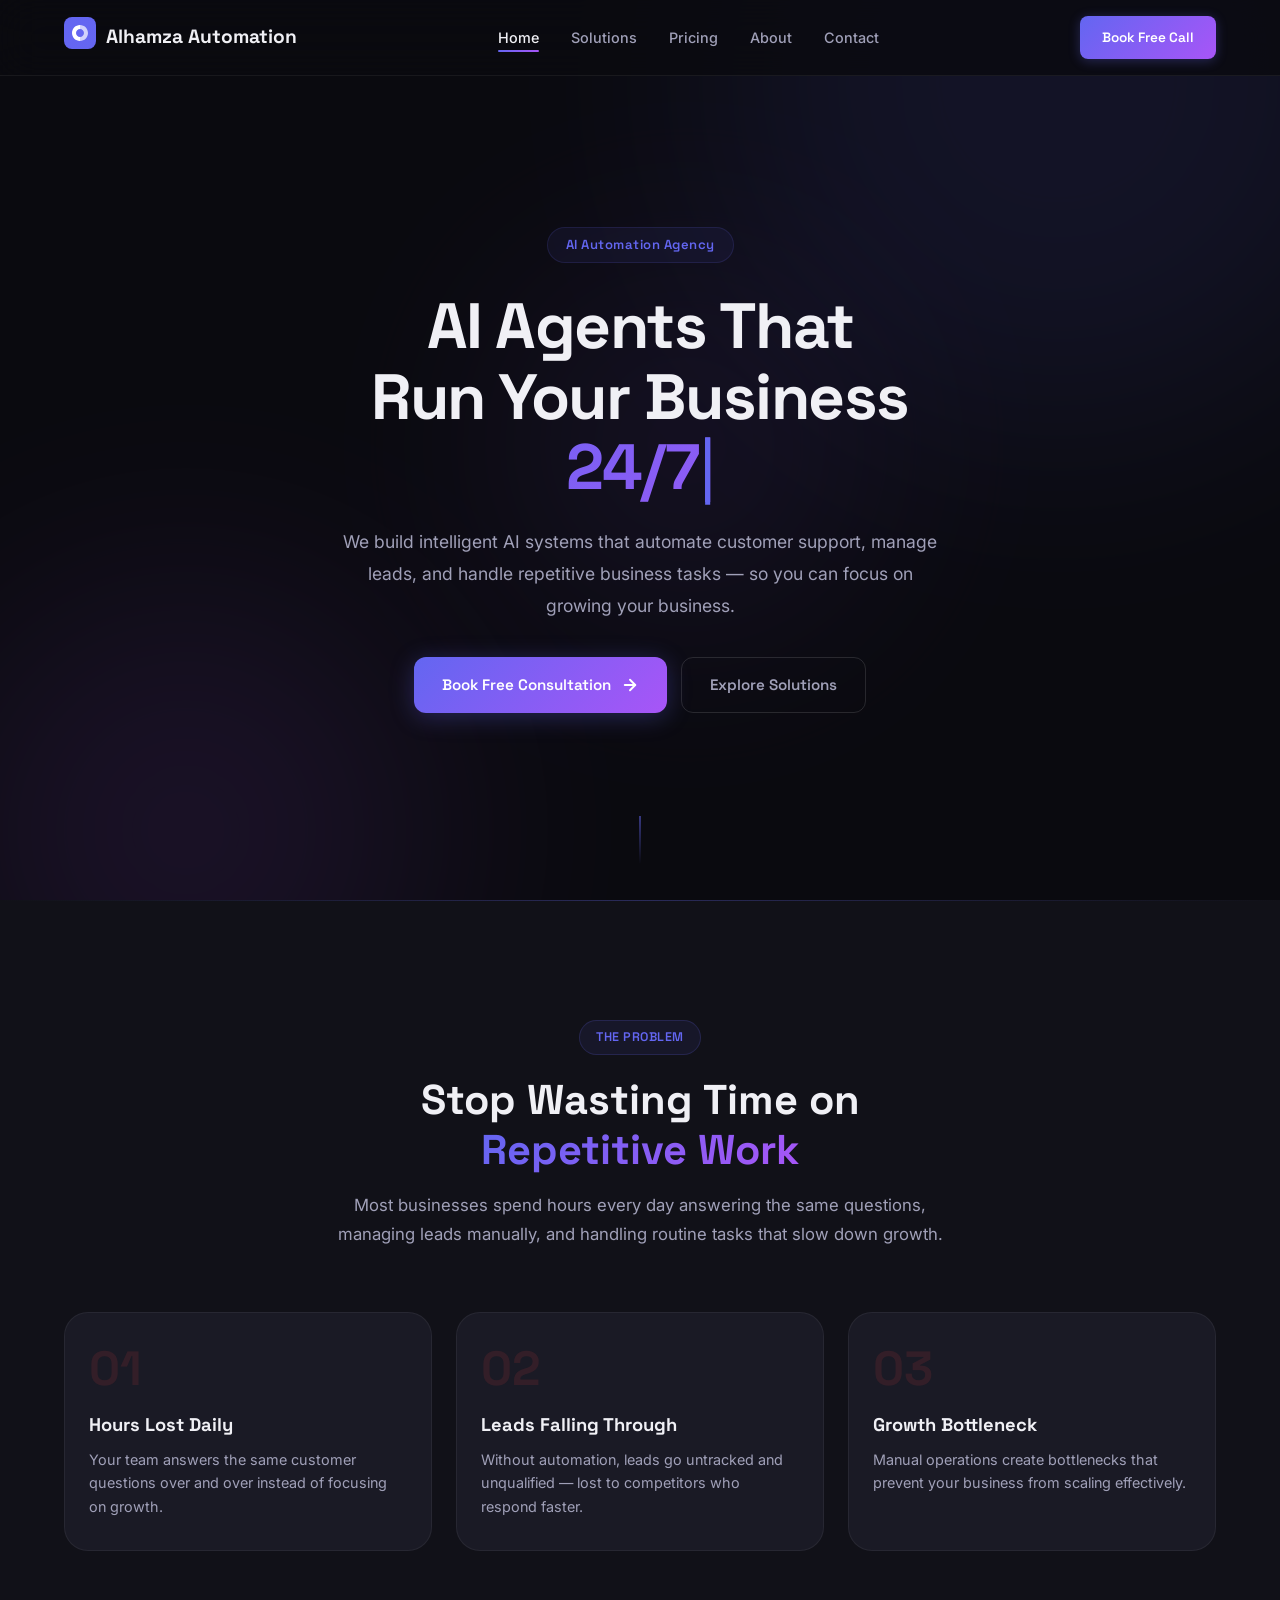
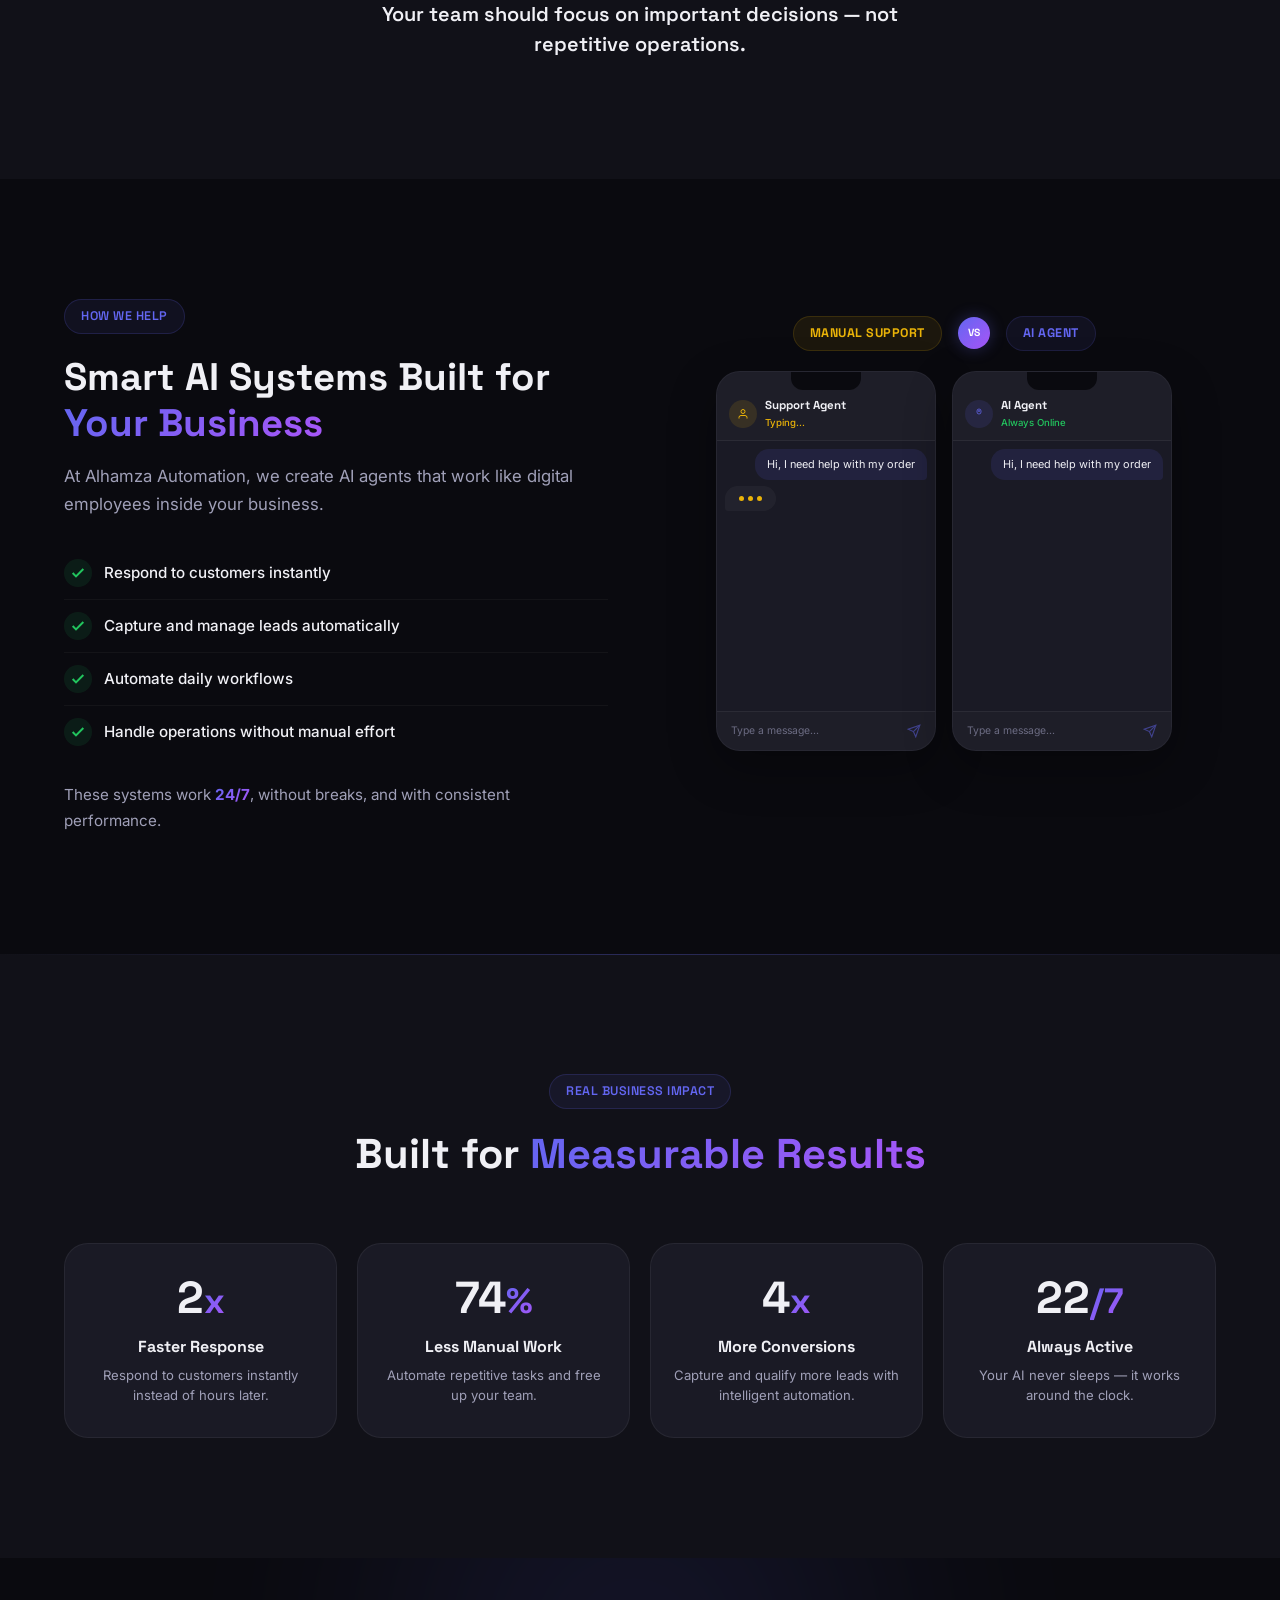
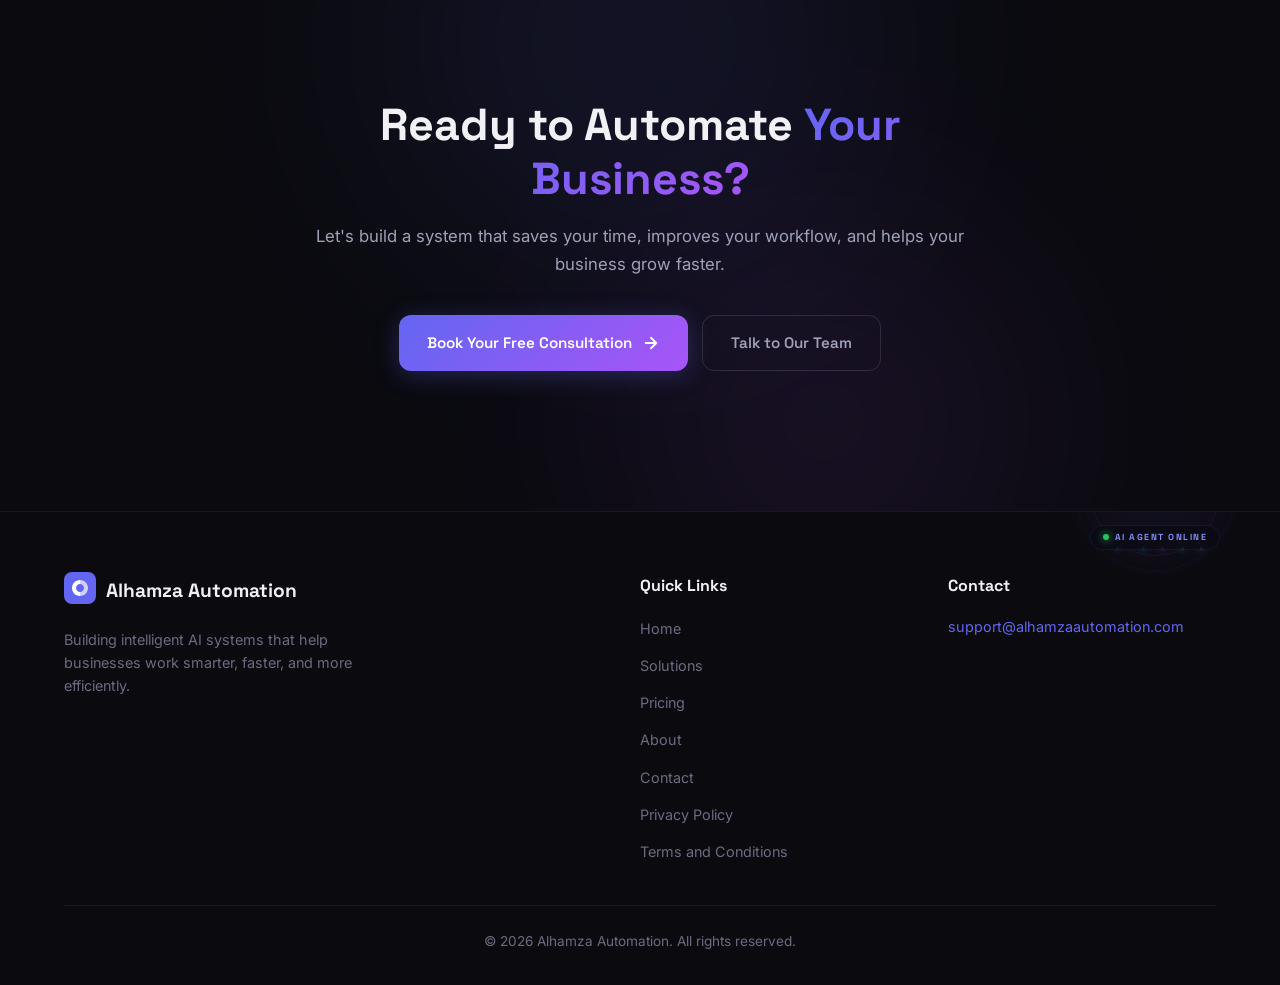
<file: index.html>
<!DOCTYPE html>
<html lang="en">
<head>
    <meta charset="UTF-8">
    <meta name="viewport" content="width=device-width, initial-scale=1.0">
    <title>Alhamza Automation | AI Agents That Run Your Business 24/7</title>
    <link rel="stylesheet" href="css/styles.css">
    <link rel="preconnect" href="https://fonts.googleapis.com">
    <link rel="preconnect" href="https://fonts.gstatic.com" crossorigin>
    <link href="https://fonts.googleapis.com/css2?family=Inter:wght@300;400;500;600;700;800&family=Space+Grotesk:wght@400;500;600;700;800&display=swap" rel="stylesheet">
</head>
<body>

    <div class="scroll-progress"></div>

    <nav class="navbar">
        <div class="container nav-container">
            <a href="index.html" class="logo">
                <span class="logo-icon">
                    <svg width="32" height="32" viewBox="0 0 32 32" fill="none">
                        <rect width="32" height="32" rx="8" fill="url(#logo-grad)"/>
                        <path d="M8 16C8 11.58 11.58 8 16 8V12C13.79 12 12 13.79 12 16C12 18.21 13.79 20 16 20V24C11.58 24 8 20.42 8 16Z" fill="white"/>
                        <path d="M16 8C20.42 8 24 11.58 24 16C24 20.42 20.42 24 16 24V20C18.21 20 20 18.21 20 16C20 13.79 18.21 12 16 12V8Z" fill="white" opacity="0.7"/>
                        <defs>
                            <linearGradient id="logo-grad" x1="0" y1="0" x2="32" y2="32">
                                <stop stop-color="#6366f1"/>
                                <stop offset="1" stop-color="#a855f7"/>
                            </linearGradient>
                        </defs>
                    </svg>
                </span>
                <span class="logo-text">Alhamza Automation</span>
            </a>
            <ul class="nav-links">
                <li><a href="index.html" class="active">Home</a></li>
                <li><a href="solutions.html">Solutions</a></li>
                <li><a href="pricing.html">Pricing</a></li>
                <li><a href="about.html">About</a></li>
                <li><a href="contact.html">Contact</a></li>
            </ul>
            <a href="contact.html#book-consultation" class="nav-cta">Book Free Call</a>
            <button class="mobile-toggle" aria-label="Toggle menu">
                <span></span>
                <span></span>
                <span></span>
            </button>
        </div>
    </nav>

    <div class="mobile-menu">
        <ul class="mobile-nav-links">
            <li><a href="index.html">Home</a></li>
            <li><a href="solutions.html">Solutions</a></li>
            <li><a href="pricing.html">Pricing</a></li>
            <li><a href="about.html">About</a></li>
            <li><a href="contact.html">Contact</a></li>
        </ul>
        <a href="contact.html#book-consultation" class="nav-cta">Book Free Call</a>
    </div>

    <!-- ============ HERO ============ -->
    <section class="hp-hero">
        <div class="hp-hero-bg">
            <div class="hp-mesh hp-mesh-1"></div>
            <div class="hp-mesh hp-mesh-2"></div>
            <div class="hp-mesh hp-mesh-3"></div>
        </div>
        <div class="container">
            <div class="hp-hero-inner">
                <div class="hp-hero-tag anim-fade-up">AI Automation Agency</div>
                <h1 class="hp-hero-headline anim-fade-up" style="--delay:0.1s">
                    <span class="hp-line">AI Agents That</span>
                    <span class="hp-line">Run Your Business</span>
                    <span class="hp-line hp-line-accent"><span id="heroTypewriter"></span><span class="hp-cursor">|</span></span>
                </h1>
                <p class="hp-hero-desc anim-fade-up" style="--delay:0.25s">
                    We build intelligent AI systems that automate customer support, manage leads, and handle repetitive business tasks — so you can focus on growing your business.
                </p>
                <div class="hp-hero-actions anim-fade-up" style="--delay:0.4s">
                    <a href="contact.html#book-consultation" class="btn btn-primary btn-lg hp-btn-glow">
                        <span>Book Free Consultation</span>
                        <svg width="18" height="18" viewBox="0 0 24 24" fill="none" stroke="currentColor" stroke-width="2.5" stroke-linecap="round" stroke-linejoin="round"><line x1="5" y1="12" x2="19" y2="12"/><polyline points="12 5 19 12 12 19"/></svg>
                    </a>
                    <a href="solutions.html" class="btn btn-ghost btn-lg">
                        <span>Explore Solutions</span>
                    </a>
                </div>
            </div>
        </div>
        <div class="hp-scroll-hint">
            <div class="hp-scroll-line"></div>
        </div>
    </section>

    <!-- ============ PROBLEM ============ -->
    <section class="hp-problem">
        <div class="container">
            <div class="hp-section-head anim-reveal">
                <span class="hp-section-tag">The Problem</span>
                <h2>Stop Wasting Time on <span class="gradient-text">Repetitive Work</span></h2>
                <p>Most businesses spend hours every day answering the same questions, managing leads manually, and handling routine tasks that slow down growth.</p>
            </div>
            <div class="hp-problem-row">
                <div class="hp-problem-card anim-reveal">
                    <div class="hp-problem-num">01</div>
                    <h3>Hours Lost Daily</h3>
                    <p>Your team answers the same customer questions over and over instead of focusing on growth.</p>
                    <div class="hp-problem-line"></div>
                </div>
                <div class="hp-problem-card anim-reveal" style="--delay:0.1s">
                    <div class="hp-problem-num">02</div>
                    <h3>Leads Falling Through</h3>
                    <p>Without automation, leads go untracked and unqualified — lost to competitors who respond faster.</p>
                    <div class="hp-problem-line"></div>
                </div>
                <div class="hp-problem-card anim-reveal" style="--delay:0.2s">
                    <div class="hp-problem-num">03</div>
                    <h3>Growth Bottleneck</h3>
                    <p>Manual operations create bottlenecks that prevent your business from scaling effectively.</p>
                    <div class="hp-problem-line"></div>
                </div>
            </div>
            <div class="hp-problem-quote anim-reveal">
                <p>Your team should focus on important decisions — not repetitive operations.</p>
            </div>
        </div>
    </section>

    <!-- ============ ABOUT / HOW WE HELP ============ -->
    <section class="hp-about">
        <div class="container">
            <div class="hp-about-grid">
                <div class="hp-about-left anim-reveal">
                    <span class="hp-section-tag">How We Help</span>
                    <h2>Smart AI Systems Built for <span class="gradient-text">Your Business</span></h2>
                    <p class="hp-about-sub">At Alhamza Automation, we create AI agents that work like digital employees inside your business.</p>
                    <ul class="hp-about-checklist">
                        <li class="anim-reveal">
                            <span class="hp-check-icon">
                                <svg width="16" height="16" viewBox="0 0 24 24" fill="none" stroke="currentColor" stroke-width="3"><polyline points="20 6 9 17 4 12"/></svg>
                            </span>
                            Respond to customers instantly
                        </li>
                        <li class="anim-reveal" style="--delay:0.05s">
                            <span class="hp-check-icon">
                                <svg width="16" height="16" viewBox="0 0 24 24" fill="none" stroke="currentColor" stroke-width="3"><polyline points="20 6 9 17 4 12"/></svg>
                            </span>
                            Capture and manage leads automatically
                        </li>
                        <li class="anim-reveal" style="--delay:0.1s">
                            <span class="hp-check-icon">
                                <svg width="16" height="16" viewBox="0 0 24 24" fill="none" stroke="currentColor" stroke-width="3"><polyline points="20 6 9 17 4 12"/></svg>
                            </span>
                            Automate daily workflows
                        </li>
                        <li class="anim-reveal" style="--delay:0.15s">
                            <span class="hp-check-icon">
                                <svg width="16" height="16" viewBox="0 0 24 24" fill="none" stroke="currentColor" stroke-width="3"><polyline points="20 6 9 17 4 12"/></svg>
                            </span>
                            Handle operations without manual effort
                        </li>
                    </ul>
                    <p class="hp-about-note">These systems work <strong class="gradient-text">24/7</strong>, without breaks, and with consistent performance.</p>
                </div>
                <div class="hp-about-right anim-reveal" style="--delay:0.15s">
                    <div class="hp-compare">
                        <div class="hp-compare-labels">
                            <span class="hp-compare-label hp-compare-label-manual">Manual Support</span>
                            <span class="hp-compare-vs">VS</span>
                            <span class="hp-compare-label hp-compare-label-ai">AI Agent</span>
                        </div>
                        <div class="hp-compare-phones">
                            <!-- Manual Phone -->
                            <div class="hp-mini-phone hp-mini-manual">
                                <div class="hp-mini-notch"></div>
                                <div class="hp-mini-header">
                                    <div class="hp-mini-avatar hp-mini-avatar-manual">
                                        <svg width="12" height="12" viewBox="0 0 24 24" fill="none" stroke="currentColor" stroke-width="2"><path d="M20 21v-2a4 4 0 0 0-4-4H8a4 4 0 0 0-4 4v2"/><circle cx="12" cy="7" r="4"/></svg>
                                    </div>
                                    <div>
                                        <div class="hp-mini-name">Support Agent</div>
                                        <div class="hp-mini-status" id="manualStatus">Online</div>
                                    </div>
                                </div>
                                <div class="hp-mini-body">
                                    <div class="hp-mini-chat" id="manualChat"></div>
                                </div>
                                <div class="hp-mini-bottom-bar">
                                    <span>Type a message...</span>
                                    <svg width="14" height="14" viewBox="0 0 24 24" fill="none" stroke="currentColor" stroke-width="2"><line x1="22" y1="2" x2="11" y2="13"/><polygon points="22 2 15 22 11 13 2 9 22 2"/></svg>
                                </div>
                            </div>
                            <!-- AI Phone -->
                            <div class="hp-mini-phone hp-mini-ai">
                                <div class="hp-mini-notch"></div>
                                <div class="hp-mini-header">
                                    <div class="hp-mini-avatar hp-mini-avatar-ai">
                                        <svg width="12" height="12" viewBox="0 0 24 24" fill="none" stroke="currentColor" stroke-width="1.5"><path d="M12 2a4 4 0 0 1 4 4v2a4 4 0 0 1-8 0V6a4 4 0 0 1 4-4z"/><circle cx="12" cy="6" r="1" fill="currentColor"/></svg>
                                    </div>
                                    <div>
                                        <div class="hp-mini-name">AI Agent</div>
                                        <div class="hp-mini-status hp-mini-status-ai">Always Online</div>
                                    </div>
                                </div>
                                <div class="hp-mini-body">
                                    <div class="hp-mini-chat" id="aiChat"></div>
                                </div>
                                <div class="hp-mini-bottom-bar">
                                    <span>Type a message...</span>
                                    <svg width="14" height="14" viewBox="0 0 24 24" fill="none" stroke="currentColor" stroke-width="2"><line x1="22" y1="2" x2="11" y2="13"/><polygon points="22 2 15 22 11 13 2 9 22 2"/></svg>
                                </div>
                            </div>
                        </div>
                        <div class="hp-compare-result" id="compareResult">
                            <div class="hp-compare-result-inner">
                                <span class="hp-compare-result-icon">
                                    <svg width="16" height="16" viewBox="0 0 24 24" fill="none" stroke="currentColor" stroke-width="2.5"><polyline points="20 6 9 17 4 12"/></svg>
                                </span>
                                <span>AI Resolved in 2 seconds</span>
                            </div>
                        </div>
                    </div>
                </div>
            </div>
        </div>
    </section>

    <!-- ============ IMPACT ============ -->
    <section class="hp-impact">
        <div class="container">
            <div class="hp-section-head anim-reveal">
                <span class="hp-section-tag">Real Business Impact</span>
                <h2>Built for <span class="gradient-text">Measurable Results</span></h2>
            </div>
            <div class="hp-impact-grid">
                <div class="hp-impact-card anim-reveal">
                    <div class="hp-impact-val"><span class="hp-count" data-to="3">0</span><span class="gradient-text">x</span></div>
                    <h3>Faster Response</h3>
                    <p>Respond to customers instantly instead of hours later.</p>
                </div>
                <div class="hp-impact-card anim-reveal" style="--delay:0.08s">
                    <div class="hp-impact-val"><span class="hp-count" data-to="80">0</span><span class="gradient-text">%</span></div>
                    <h3>Less Manual Work</h3>
                    <p>Automate repetitive tasks and free up your team.</p>
                </div>
                <div class="hp-impact-card anim-reveal" style="--delay:0.16s">
                    <div class="hp-impact-val"><span class="hp-count" data-to="5">0</span><span class="gradient-text">x</span></div>
                    <h3>More Conversions</h3>
                    <p>Capture and qualify more leads with intelligent automation.</p>
                </div>
                <div class="hp-impact-card anim-reveal" style="--delay:0.24s">
                    <div class="hp-impact-val"><span class="hp-count" data-to="24">0</span><span class="gradient-text">/7</span></div>
                    <h3>Always Active</h3>
                    <p>Your AI never sleeps — it works around the clock.</p>
                </div>
            </div>
        </div>
    </section>

    <!-- ============ FINAL CTA ============ -->
    <section class="hp-final">
        <div class="hp-final-bg">
            <div class="hp-final-orb hp-final-orb-1"></div>
            <div class="hp-final-orb hp-final-orb-2"></div>
        </div>
        <div class="container">
            <div class="hp-final-inner anim-reveal">
                <h2>Ready to Automate <span class="gradient-text">Your Business?</span></h2>
                <p>Let's build a system that saves your time, improves your workflow, and helps your business grow faster.</p>
                <div class="hp-final-actions">
                    <a href="contact.html#book-consultation" class="btn btn-primary btn-lg hp-btn-glow">
                        <span>Book Your Free Consultation</span>
                        <svg width="18" height="18" viewBox="0 0 24 24" fill="none" stroke="currentColor" stroke-width="2.5" stroke-linecap="round" stroke-linejoin="round"><line x1="5" y1="12" x2="19" y2="12"/><polyline points="12 5 19 12 12 19"/></svg>
                    </a>
                    <a href="contact.html" class="btn btn-ghost btn-lg">
                        <span>Talk to Our Team</span>
                    </a>
                </div>
            </div>
        </div>
    </section>

    <footer class="footer">
        <div class="footer-agent">
            <div class="fa-glow"></div>
            <div class="fa-ring fa-ring-1"></div>
            <div class="fa-ring fa-ring-2"></div>
            <div class="fa-body">
                <div class="fa-ears">
                    <div class="fa-ear fa-ear-l"><div class="fa-ear-in"></div></div>
                    <div class="fa-ear fa-ear-r"><div class="fa-ear-in"></div></div>
                </div>
                <div class="fa-head">
                    <div class="fa-eye fa-eye-l">
                        <div class="fa-eye-bg"><div class="fa-iris"><div class="fa-pupil"></div><div class="fa-shine"></div></div></div>
                    </div>
                    <div class="fa-eye fa-eye-r">
                        <div class="fa-eye-bg"><div class="fa-iris"><div class="fa-pupil"></div><div class="fa-shine"></div></div></div>
                    </div>
                    <div class="fa-nose"></div>
                    <div class="fa-smile"></div>
                    <div class="fa-whisker fa-wl1"></div>
                    <div class="fa-whisker fa-wl2"></div>
                    <div class="fa-whisker fa-wr1"></div>
                    <div class="fa-whisker fa-wr2"></div>
                </div>
                <div class="fa-chest">
                    <div class="fa-core"></div>
                    <div class="fa-core-ring"></div>
                </div>
                <div class="fa-tail"><div class="fa-tail-glow"></div></div>
            </div>
            <div class="fa-status">
                <div class="fa-status-dot"></div>
                <span>AI AGENT ONLINE</span>
            </div>
            <div class="fa-particles">
                <div class="fa-p fp-1"></div>
                <div class="fa-p fp-2"></div>
                <div class="fa-p fp-3"></div>
                <div class="fa-p fp-4"></div>
                <div class="fa-p fp-5"></div>
            </div>
        </div>
        <div class="container">
            <div class="footer-content">
                <div class="footer-brand">
                    <a href="index.html" class="logo">
                        <span class="logo-icon">
                            <svg width="32" height="32" viewBox="0 0 32 32" fill="none">
                                <rect width="32" height="32" rx="8" fill="url(#logo-grad-f)"/>
                                <path d="M8 16C8 11.58 11.58 8 16 8V12C13.79 12 12 13.79 12 16C12 18.21 13.79 20 16 20V24C11.58 24 8 20.42 8 16Z" fill="white"/>
                                <path d="M16 8C20.42 8 24 11.58 24 16C24 20.42 20.42 24 16 24V20C18.21 20 20 18.21 20 16C20 13.79 18.21 12 16 12V8Z" fill="white" opacity="0.7"/>
                                <defs><linearGradient id="logo-grad-f" x1="0" y1="0" x2="32" y2="32"><stop stop-color="#6366f1"/><stop offset="1" stop-color="#a855f7"/></linearGradient></defs>
                            </svg>
                        </span>
                        <span class="logo-text">Alhamza Automation</span>
                    </a>
                    <p>Building intelligent AI systems that help businesses work smarter, faster, and more efficiently.</p>
                </div>
                <div class="footer-links">
                    <h4>Quick Links</h4>
                    <ul>
                        <li><a href="index.html">Home</a></li>
                        <li><a href="solutions.html">Solutions</a></li>
                        <li><a href="pricing.html">Pricing</a></li>
                        <li><a href="about.html">About</a></li>
                        <li><a href="contact.html">Contact</a></li>
                        <li><a href="privacy-policy.html">Privacy Policy</a></li>
                        <li><a href="terms-and-conditions.html">Terms and Conditions</a></li>
                    </ul>
                </div>
                <div class="footer-contact">
                    <h4>Contact</h4>
                    <p><a href="mailto:support@alhamzaautomation.com">support@alhamzaautomation.com</a></p>
                </div>
            </div>
            <div class="footer-bottom">
                <p>&copy; 2026 Alhamza Automation. All rights reserved.</p>
            </div>
        </div>
    </footer>

    <script src="js/main.js"></script>
</body>
</html>
</file>
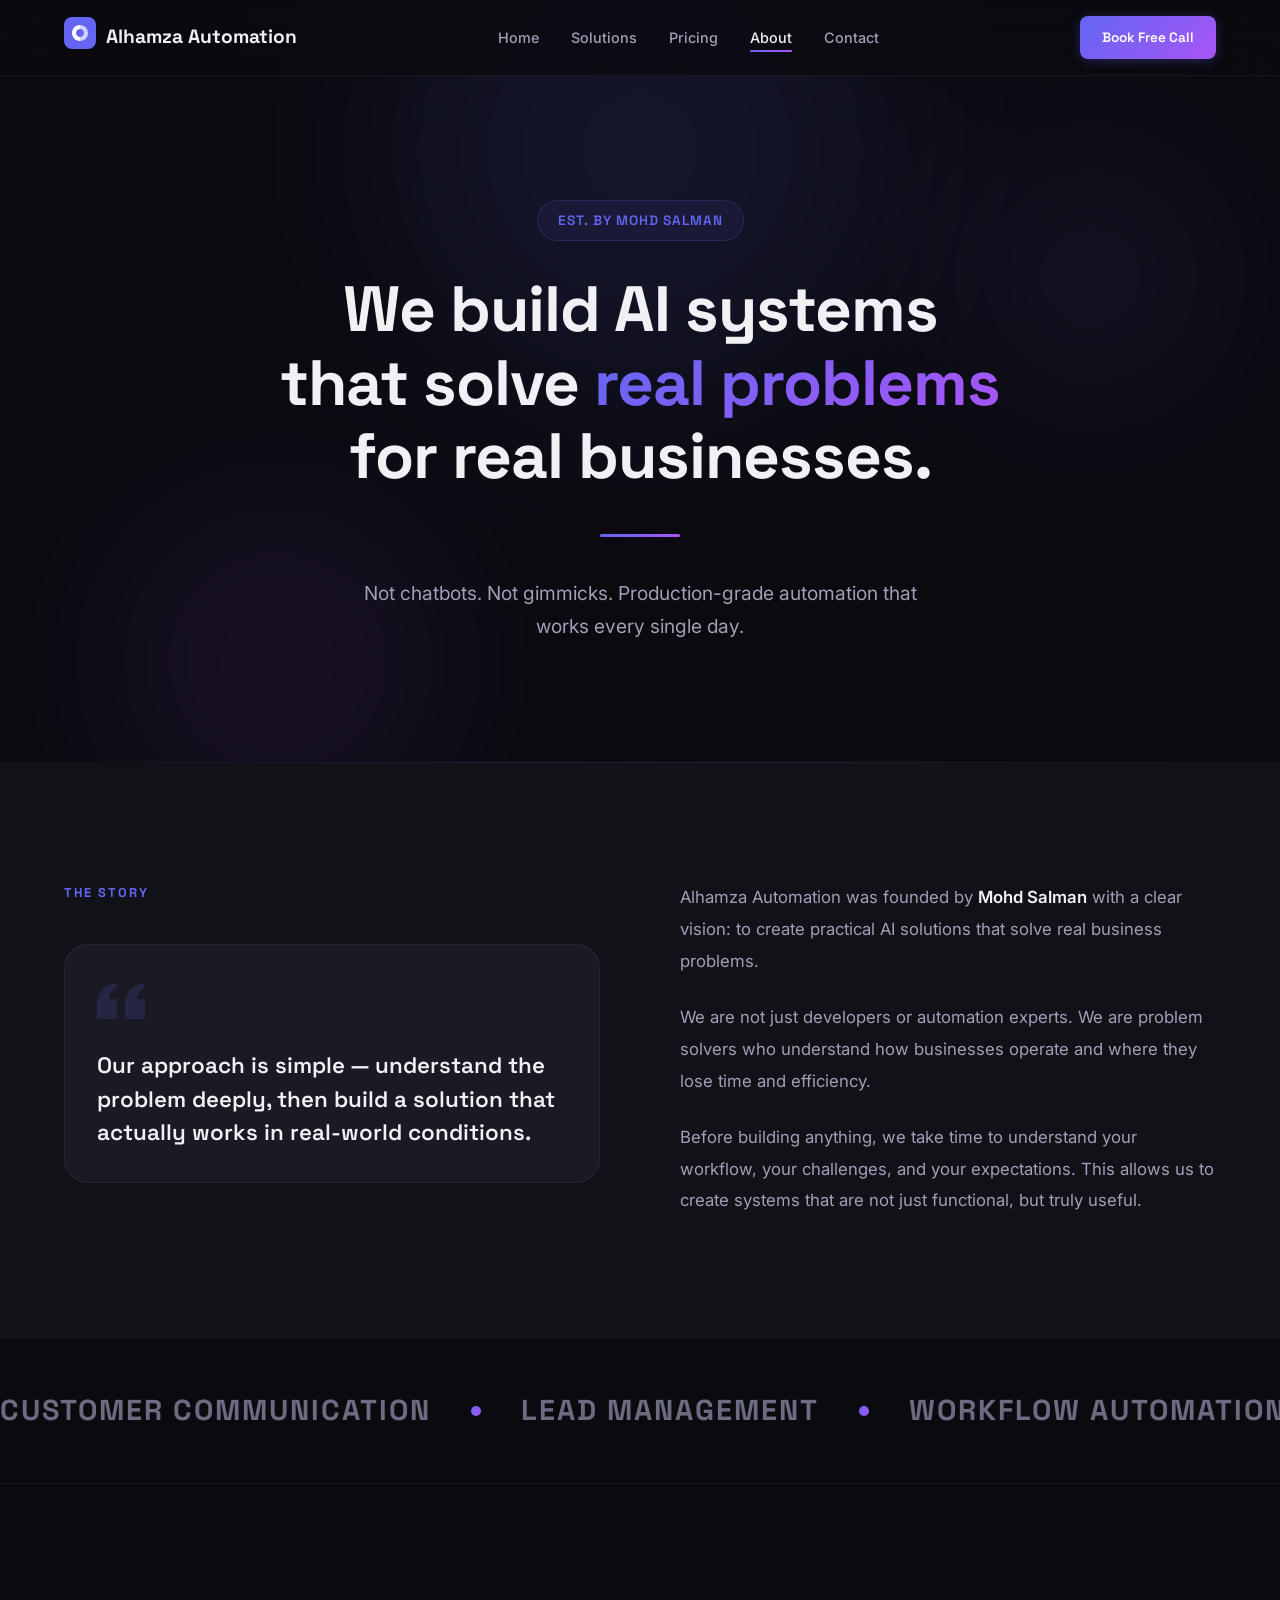
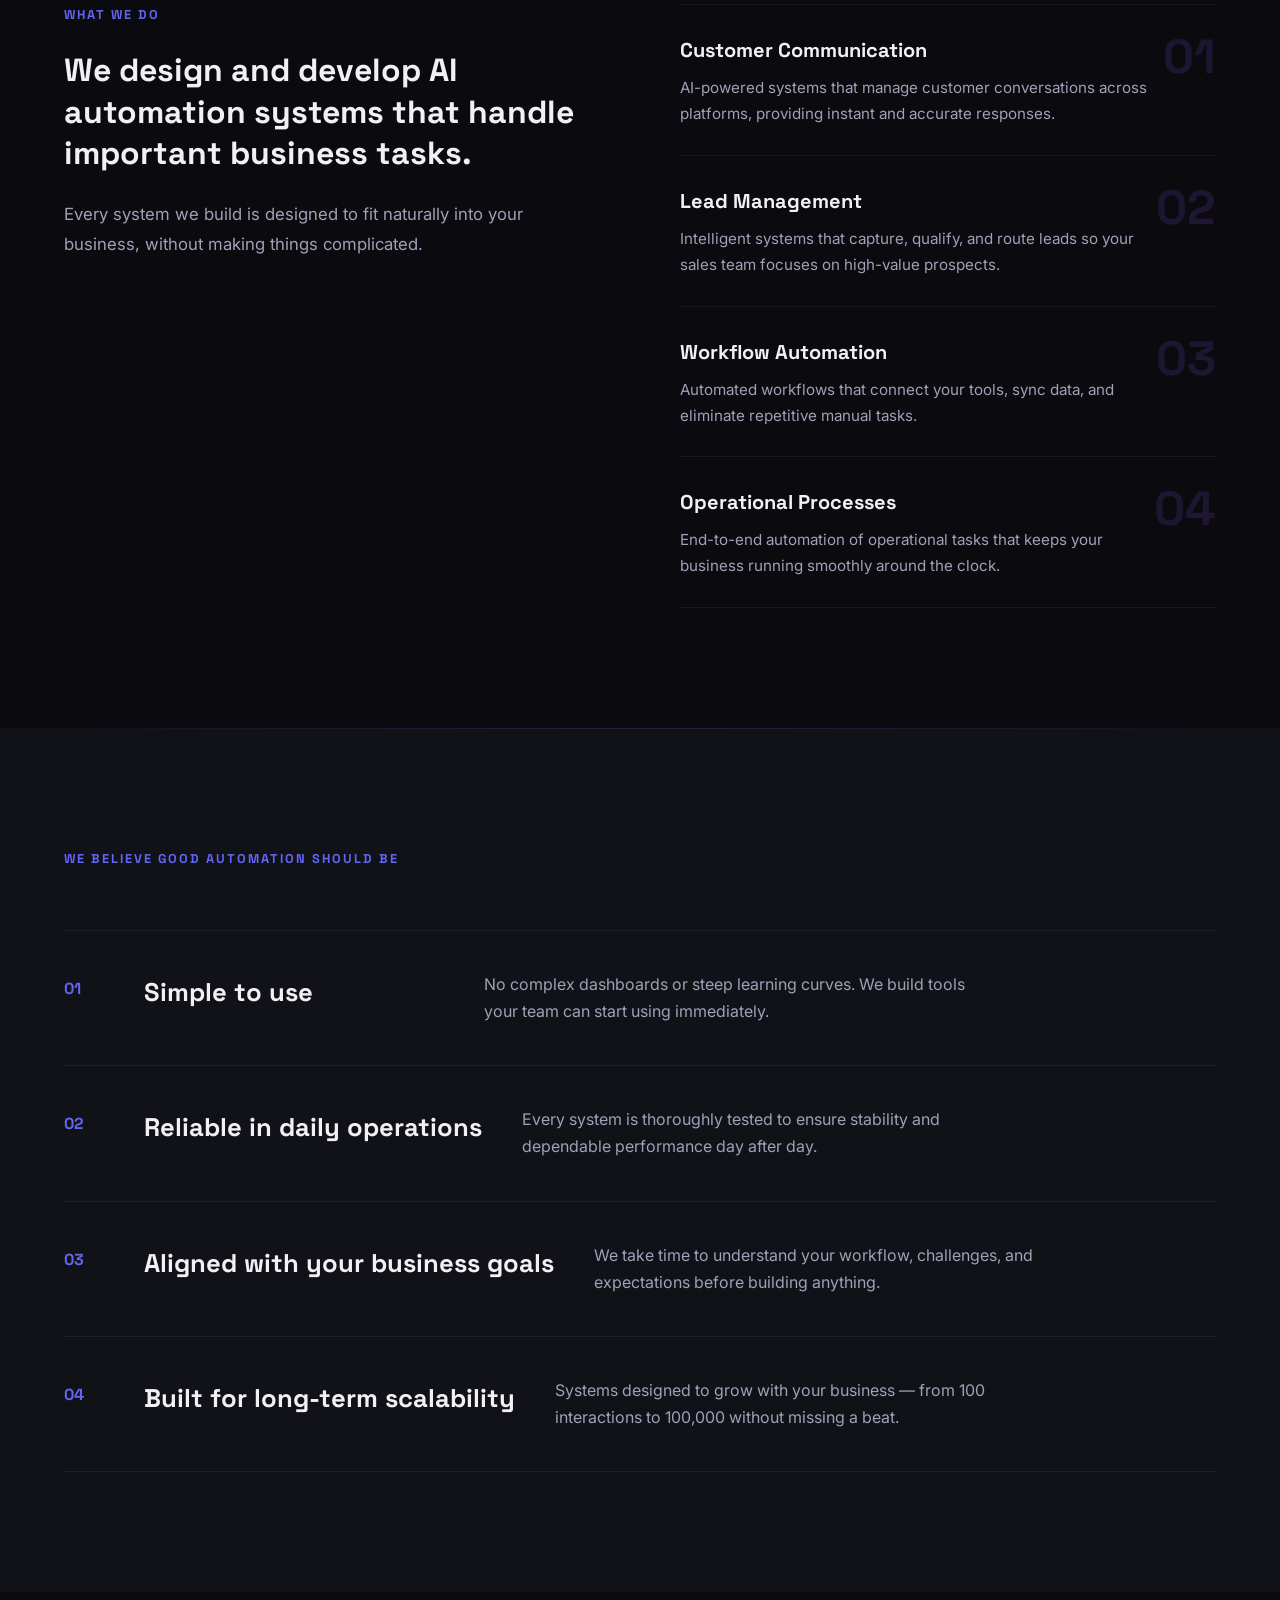
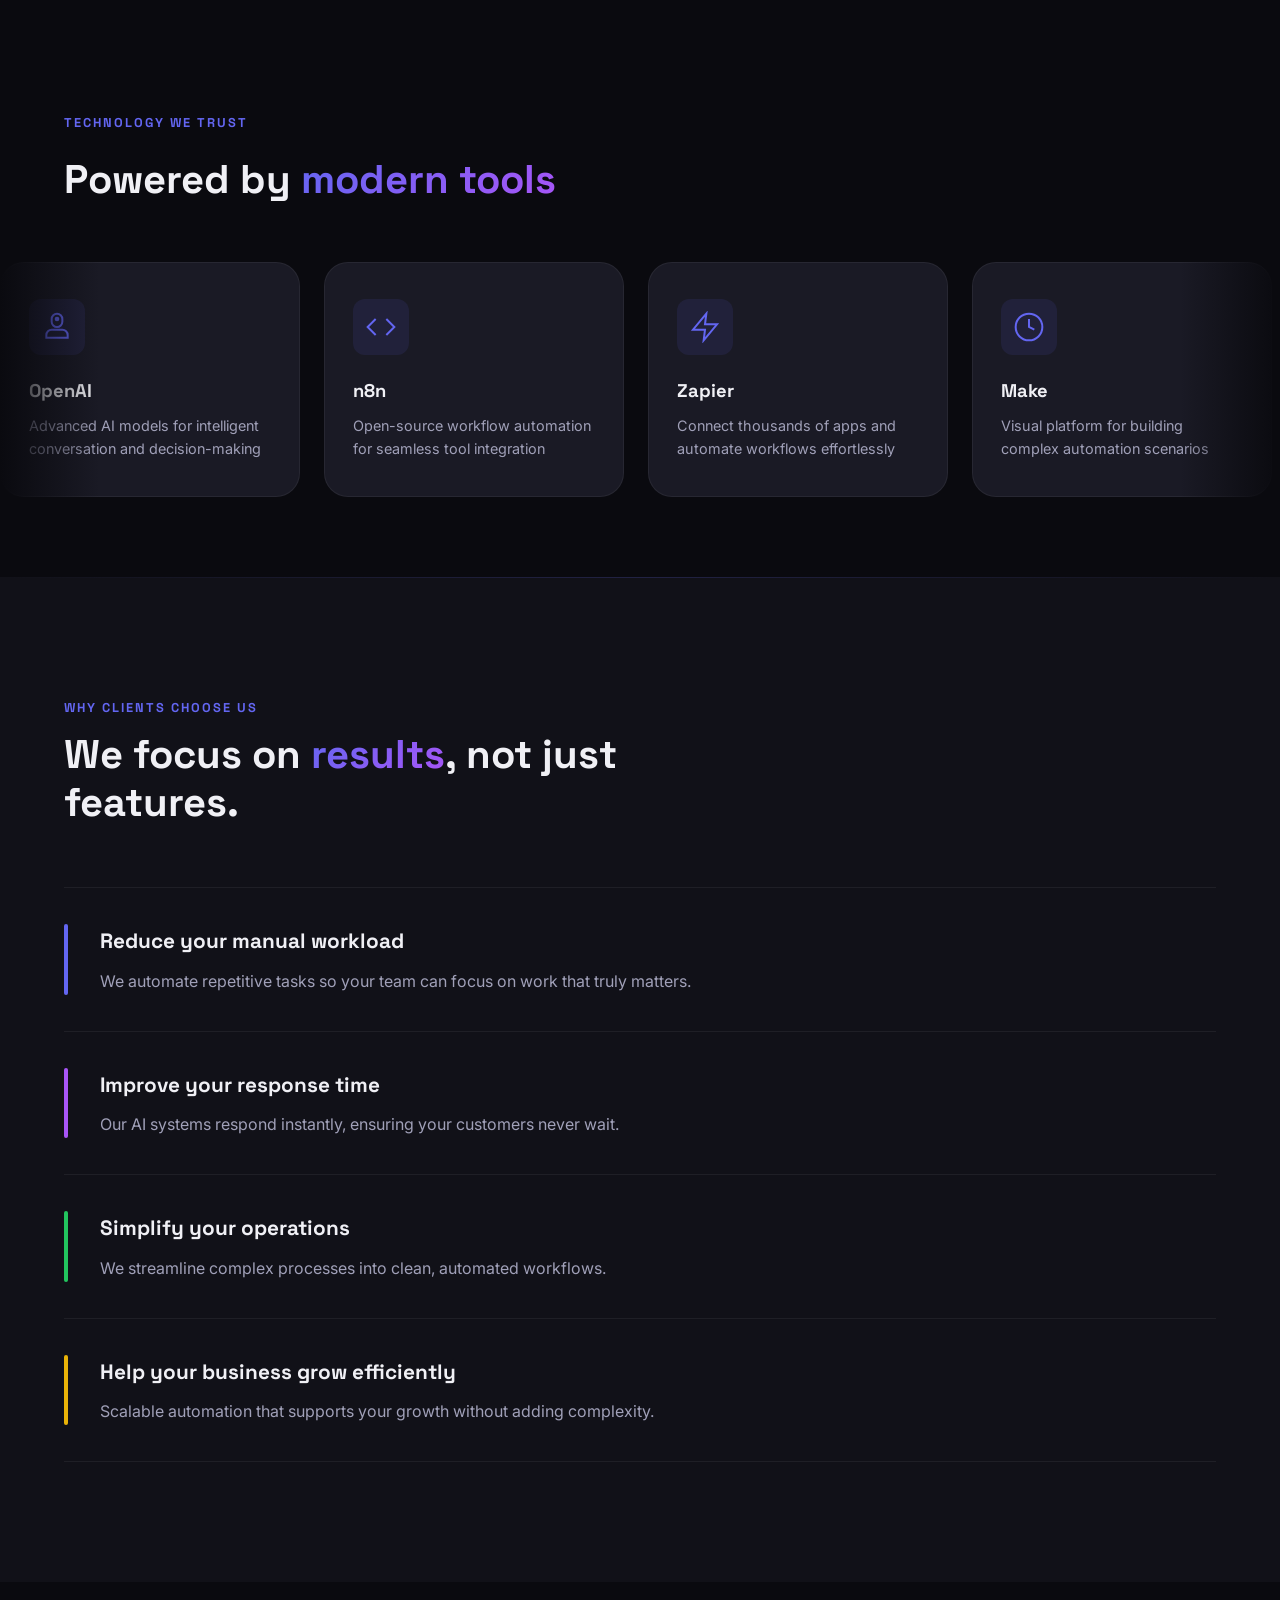
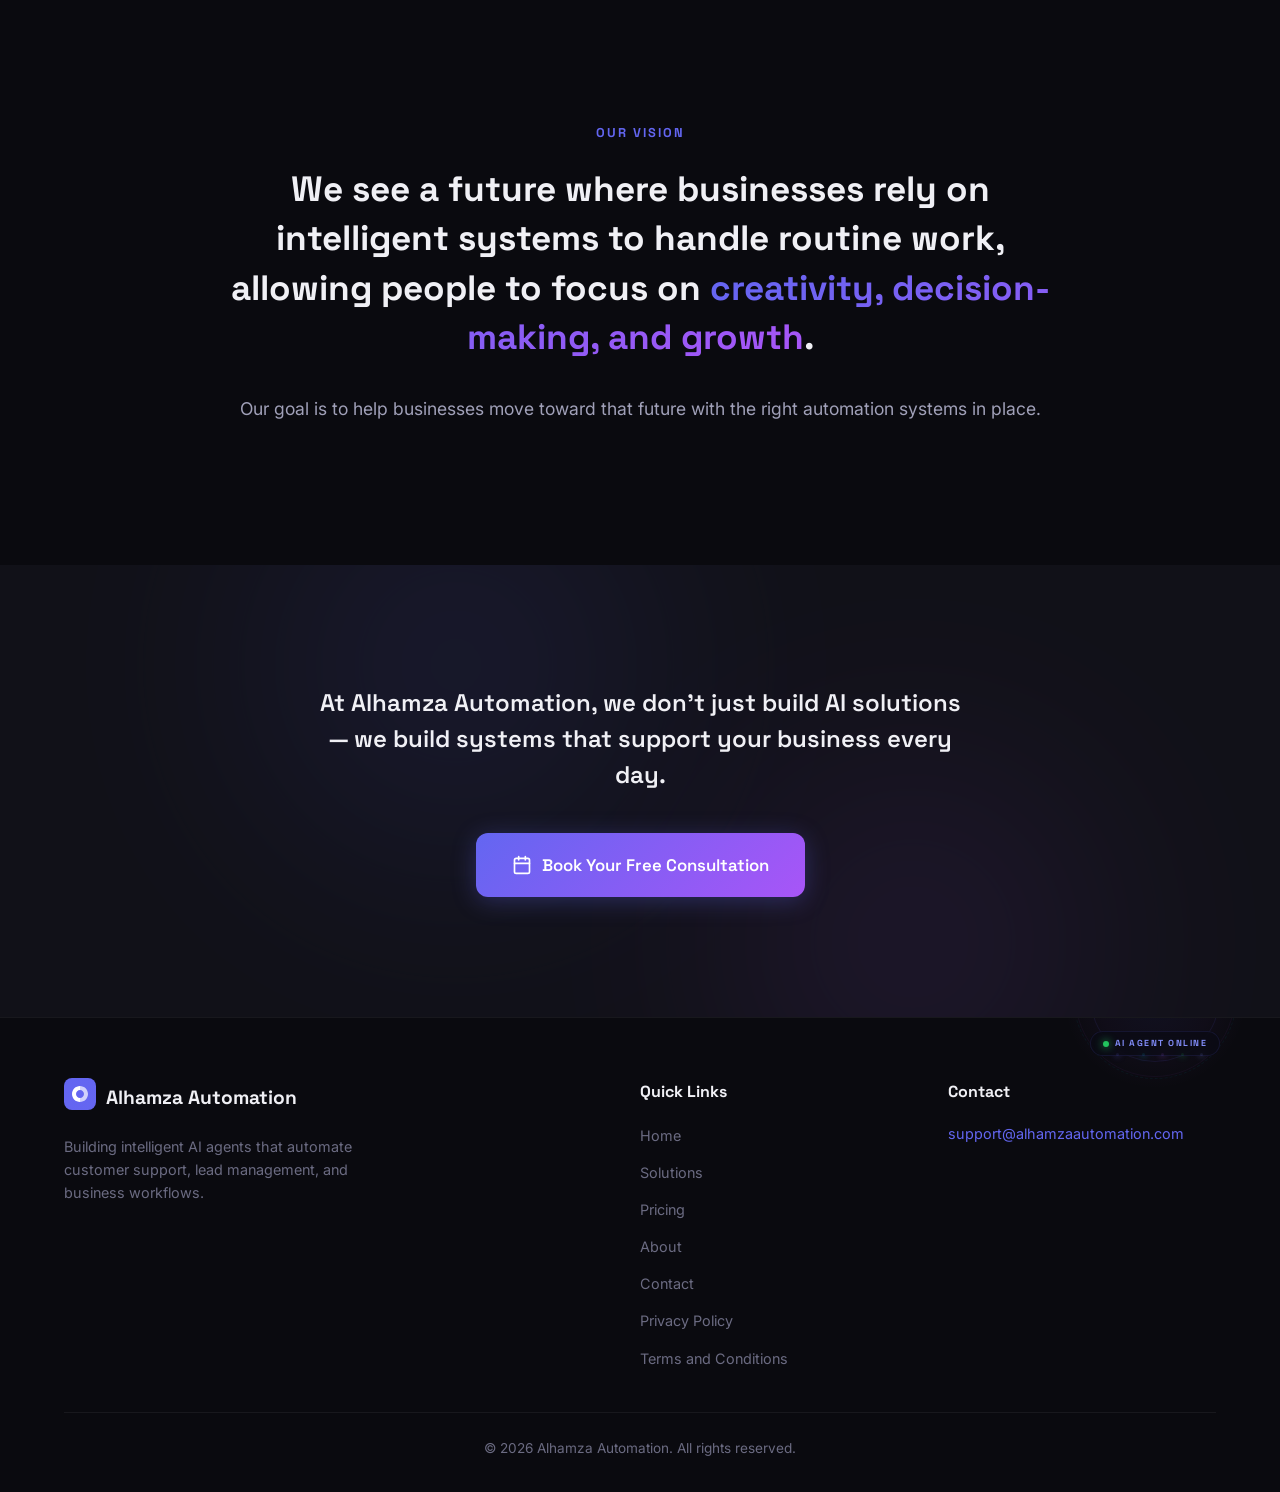
<file: about.html>
<!DOCTYPE html>
<html lang="en">
<head>
    <meta charset="UTF-8">
    <meta name="viewport" content="width=device-width, initial-scale=1.0">
    <title>About | Alhamza Automation</title>
    <link rel="stylesheet" href="css/styles.css">
    <link rel="preconnect" href="https://fonts.googleapis.com">
    <link rel="preconnect" href="https://fonts.gstatic.com" crossorigin>
    <link href="https://fonts.googleapis.com/css2?family=Inter:wght@300;400;500;600;700;800&family=Space+Grotesk:wght@400;500;600;700&display=swap" rel="stylesheet">
</head>
<body>

    <!-- Navigation -->
    <nav class="navbar">
        <div class="container nav-container">
            <a href="index.html" class="logo">
                <span class="logo-icon">
                    <svg width="32" height="32" viewBox="0 0 32 32" fill="none">
                        <rect width="32" height="32" rx="8" fill="url(#logo-grad)"/>
                        <path d="M8 16C8 11.58 11.58 8 16 8V12C13.79 12 12 13.79 12 16C12 18.21 13.79 20 16 20V24C11.58 24 8 20.42 8 16Z" fill="white"/>
                        <path d="M16 8C20.42 8 24 11.58 24 16C24 20.42 20.42 24 16 24V20C18.21 20 20 18.21 20 16C20 13.79 18.21 12 16 12V8Z" fill="white" opacity="0.7"/>
                        <defs>
                            <linearGradient id="logo-grad" x1="0" y1="0" x2="32" y2="32">
                                <stop stop-color="#6366f1"/>
                                <stop offset="1" stop-color="#a855f7"/>
                            </linearGradient>
                        </defs>
                    </svg>
                </span>
                <span class="logo-text">Alhamza Automation</span>
            </a>
            <ul class="nav-links">
                <li><a href="index.html">Home</a></li>
                <li><a href="solutions.html">Solutions</a></li>
                <li><a href="pricing.html">Pricing</a></li>
                <li><a href="about.html" class="active">About</a></li>
                <li><a href="contact.html">Contact</a></li>
            </ul>
            <a href="contact.html#book-consultation" class="nav-cta">Book Free Call</a>
            <button class="mobile-toggle" aria-label="Toggle menu">
                <span></span>
                <span></span>
                <span></span>
            </button>
        </div>
    </nav>

    <!-- Mobile Menu -->
    <div class="mobile-menu">
        <ul class="mobile-nav-links">
            <li><a href="index.html">Home</a></li>
            <li><a href="solutions.html">Solutions</a></li>
            <li><a href="pricing.html">Pricing</a></li>
            <li><a href="about.html">About</a></li>
            <li><a href="contact.html">Contact</a></li>
            </ul>
            <a href="contact.html#book-consultation" class="nav-cta">Book Free Call</a>
        </div>

    <!-- SECTION 1: Opening Statement (full-width immersive) -->
    <section class="about-hero">
        <div class="about-hero-bg">
            <div class="about-hero-orb about-hero-orb-1"></div>
            <div class="about-hero-orb about-hero-orb-2"></div>
            <div class="about-hero-orb about-hero-orb-3"></div>
        </div>
        <div class="container">
            <div class="about-hero-inner">
                <span class="about-hero-tag">Est. by Mohd Salman</span>
                <h1 class="about-hero-title">
                    We build AI systems<br>
                    that solve <span class="gradient-text">real problems</span><br>
                    for real businesses.
                </h1>
                <div class="about-hero-line"></div>
                <p class="about-hero-sub">Not chatbots. Not gimmicks. Production-grade automation that works every single day.</p>
            </div>
        </div>
    </section>

    <!-- SECTION 2: Founder Story (editorial layout) -->
    <section class="about-story">
        <div class="container">
            <div class="about-story-grid">
                <div class="about-story-left">
                    <div class="about-story-label">The Story</div>
                    <div class="about-story-quote">
                        <svg class="about-quote-mark" width="48" height="48" viewBox="0 0 24 24" fill="currentColor" opacity="0.15">
                            <path d="M14.017 21v-7.391c0-5.704 3.731-9.57 8.983-10.609l.995 2.151c-2.432.917-3.995 3.638-3.995 5.849h4v10h-9.983zm-14.017 0v-7.391c0-5.704 3.748-9.57 9-10.609l.996 2.151c-2.433.917-3.996 3.638-3.996 5.849h3.983v10h-9.983z"/>
                        </svg>
                        <p class="about-quote-text">Our approach is simple — understand the problem deeply, then build a solution that actually works in real-world conditions.</p>
                    </div>
                </div>
                <div class="about-story-right">
                    <p class="about-story-body">Alhamza Automation was founded by <strong>Mohd Salman</strong> with a clear vision: to create practical AI solutions that solve real business problems.</p>
                    <p class="about-story-body">We are not just developers or automation experts. We are problem solvers who understand how businesses operate and where they lose time and efficiency.</p>
                    <p class="about-story-body">Before building anything, we take time to understand your workflow, your challenges, and your expectations. This allows us to create systems that are not just functional, but truly useful.</p>
                </div>
            </div>
        </div>
    </section>

    <!-- SECTION 3: Marquee Ticker (What We Do - horizontal scroll strip) -->
    <section class="about-marquee-section">
        <div class="about-marquee-track">
            <div class="about-marquee-content">
                <span class="about-marquee-item">Customer Communication</span>
                <span class="about-marquee-dot"></span>
                <span class="about-marquee-item">Lead Management</span>
                <span class="about-marquee-dot"></span>
                <span class="about-marquee-item">Workflow Automation</span>
                <span class="about-marquee-dot"></span>
                <span class="about-marquee-item">Operational Processes</span>
                <span class="about-marquee-dot"></span>
                <span class="about-marquee-item">Customer Communication</span>
                <span class="about-marquee-dot"></span>
                <span class="about-marquee-item">Lead Management</span>
                <span class="about-marquee-dot"></span>
                <span class="about-marquee-item">Workflow Automation</span>
                <span class="about-marquee-dot"></span>
                <span class="about-marquee-item">Operational Processes</span>
                <span class="about-marquee-dot"></span>
            </div>
        </div>
    </section>

    <!-- SECTION 4: What We Do (split editorial) -->
    <section class="about-what">
        <div class="container">
            <div class="about-what-grid">
                <div class="about-what-left">
                    <div class="about-what-label">What We Do</div>
                    <h2 class="about-what-heading">We design and develop AI automation systems that handle important business tasks.</h2>
                    <p class="about-what-body">Every system we build is designed to fit naturally into your business, without making things complicated.</p>
                </div>
                <div class="about-what-right">
                    <div class="about-what-item" data-index="01">
                        <h3>Customer Communication</h3>
                        <p>AI-powered systems that manage customer conversations across platforms, providing instant and accurate responses.</p>
                    </div>
                    <div class="about-what-item" data-index="02">
                        <h3>Lead Management</h3>
                        <p>Intelligent systems that capture, qualify, and route leads so your sales team focuses on high-value prospects.</p>
                    </div>
                    <div class="about-what-item" data-index="03">
                        <h3>Workflow Automation</h3>
                        <p>Automated workflows that connect your tools, sync data, and eliminate repetitive manual tasks.</p>
                    </div>
                    <div class="about-what-item" data-index="04">
                        <h3>Operational Processes</h3>
                        <p>End-to-end automation of operational tasks that keeps your business running smoothly around the clock.</p>
                    </div>
                </div>
            </div>
        </div>
    </section>

    <!-- SECTION 5: Principles (large typographic blocks) -->
    <section class="about-beliefs">
        <div class="container">
            <div class="about-beliefs-header">
                <div class="about-beliefs-label">We Believe Good Automation Should Be</div>
            </div>
            <div class="about-beliefs-list">
                <div class="about-belief">
                    <span class="about-belief-num">01</span>
                    <h3>Simple to use</h3>
                    <p>No complex dashboards or steep learning curves. We build tools your team can start using immediately.</p>
                </div>
                <div class="about-belief">
                    <span class="about-belief-num">02</span>
                    <h3>Reliable in daily operations</h3>
                    <p>Every system is thoroughly tested to ensure stability and dependable performance day after day.</p>
                </div>
                <div class="about-belief">
                    <span class="about-belief-num">03</span>
                    <h3>Aligned with your business goals</h3>
                    <p>We take time to understand your workflow, challenges, and expectations before building anything.</p>
                </div>
                <div class="about-belief">
                    <span class="about-belief-num">04</span>
                    <h3>Built for long-term scalability</h3>
                    <p>Systems designed to grow with your business — from 100 interactions to 100,000 without missing a beat.</p>
                </div>
            </div>
        </div>
    </section>

    <!-- SECTION 6: Tech Stack (horizontal scroll cards) -->
    <section class="about-tech-scroll">
        <div class="container">
            <div class="about-tech-scroll-header">
                <div class="about-beliefs-label">Technology We Trust</div>
                <h2>Powered by <span class="gradient-text">modern tools</span></h2>
            </div>
        </div>
        <div class="about-tech-scroll-track">
            <div class="about-tech-scroll-inner">
                <div class="about-tech-pill">
                    <div class="about-tech-pill-icon">
                        <svg width="32" height="32" viewBox="0 0 24 24" fill="none" stroke="currentColor" stroke-width="1.5">
                            <path d="M12 2a4 4 0 0 1 4 4v2a4 4 0 0 1-8 0V6a4 4 0 0 1 4-4z"/>
                            <path d="M16 14H8a4 4 0 0 0-4 4v2h16v-2a4 4 0 0 0-4-4z"/>
                            <circle cx="12" cy="6" r="1" fill="currentColor"/>
                        </svg>
                    </div>
                    <h4>OpenAI</h4>
                    <p>Advanced AI models for intelligent conversation and decision-making</p>
                </div>
                <div class="about-tech-pill">
                    <div class="about-tech-pill-icon">
                        <svg width="32" height="32" viewBox="0 0 24 24" fill="none" stroke="currentColor" stroke-width="1.5">
                            <polyline points="16 18 22 12 16 6"/>
                            <polyline points="8 6 2 12 8 18"/>
                        </svg>
                    </div>
                    <h4>n8n</h4>
                    <p>Open-source workflow automation for seamless tool integration</p>
                </div>
                <div class="about-tech-pill">
                    <div class="about-tech-pill-icon">
                        <svg width="32" height="32" viewBox="0 0 24 24" fill="none" stroke="currentColor" stroke-width="1.5">
                            <path d="M13 2L3 14h9l-1 8 10-12h-9l1-8z"/>
                        </svg>
                    </div>
                    <h4>Zapier</h4>
                    <p>Connect thousands of apps and automate workflows effortlessly</p>
                </div>
                <div class="about-tech-pill">
                    <div class="about-tech-pill-icon">
                        <svg width="32" height="32" viewBox="0 0 24 24" fill="none" stroke="currentColor" stroke-width="1.5">
                            <circle cx="12" cy="12" r="10"/>
                            <path d="M12 6v6l4 2"/>
                        </svg>
                    </div>
                    <h4>Make</h4>
                    <p>Visual platform for building complex automation scenarios</p>
                </div>
                <div class="about-tech-pill">
                    <div class="about-tech-pill-icon">
                        <svg width="32" height="32" viewBox="0 0 24 24" fill="none" stroke="currentColor" stroke-width="1.5">
                            <path d="M12 2a4 4 0 0 1 4 4v2a4 4 0 0 1-8 0V6a4 4 0 0 1 4-4z"/>
                            <path d="M16 14H8a4 4 0 0 0-4 4v2h16v-2a4 4 0 0 0-4-4z"/>
                            <circle cx="12" cy="6" r="1" fill="currentColor"/>
                        </svg>
                    </div>
                    <h4>OpenAI</h4>
                    <p>Advanced AI models for intelligent conversation and decision-making</p>
                </div>
                <div class="about-tech-pill">
                    <div class="about-tech-pill-icon">
                        <svg width="32" height="32" viewBox="0 0 24 24" fill="none" stroke="currentColor" stroke-width="1.5">
                            <polyline points="16 18 22 12 16 6"/>
                            <polyline points="8 6 2 12 8 18"/>
                        </svg>
                    </div>
                    <h4>n8n</h4>
                    <p>Open-source workflow automation for seamless tool integration</p>
                </div>
            </div>
        </div>
    </section>

    <!-- SECTION 7: Why Clients Choose Us (vertical stacked with accent line) -->
    <section class="about-reasons">
        <div class="container">
            <div class="about-reasons-header">
                <div class="about-beliefs-label">Why Clients Choose Us</div>
                <h2>We focus on <span class="gradient-text">results</span>, not just features.</h2>
            </div>
            <div class="about-reasons-stack">
                <div class="about-reason-row">
                    <div class="about-reason-accent"></div>
                    <div class="about-reason-content">
                        <h3>Reduce your manual workload</h3>
                        <p>We automate repetitive tasks so your team can focus on work that truly matters.</p>
                    </div>
                </div>
                <div class="about-reason-row">
                    <div class="about-reason-accent about-reason-accent-purple"></div>
                    <div class="about-reason-content">
                        <h3>Improve your response time</h3>
                        <p>Our AI systems respond instantly, ensuring your customers never wait.</p>
                    </div>
                </div>
                <div class="about-reason-row">
                    <div class="about-reason-accent about-reason-accent-green"></div>
                    <div class="about-reason-content">
                        <h3>Simplify your operations</h3>
                        <p>We streamline complex processes into clean, automated workflows.</p>
                    </div>
                </div>
                <div class="about-reason-row">
                    <div class="about-reason-accent about-reason-accent-yellow"></div>
                    <div class="about-reason-content">
                        <h3>Help your business grow efficiently</h3>
                        <p>Scalable automation that supports your growth without adding complexity.</p>
                    </div>
                </div>
            </div>
        </div>
    </section>

    <!-- SECTION 8: Vision (centered editorial) -->
    <section class="about-vision-editorial">
        <div class="container">
            <div class="about-vision-block">
                <div class="about-beliefs-label">Our Vision</div>
                <h2 class="about-vision-title">We see a future where businesses rely on intelligent systems to handle routine work, allowing people to focus on <span class="gradient-text">creativity, decision-making, and growth</span>.</h2>
                <p class="about-vision-sub">Our goal is to help businesses move toward that future with the right automation systems in place.</p>
            </div>
        </div>
    </section>

    <!-- SECTION 9: Final Note + CTA -->
    <section class="about-closing">
        <div class="about-closing-bg">
            <div class="about-closing-orb about-closing-orb-1"></div>
            <div class="about-closing-orb about-closing-orb-2"></div>
        </div>
        <div class="container">
            <div class="about-closing-inner">
                <p class="about-closing-note">At Alhamza Automation, we don't just build AI solutions — we build systems that support your business every day.</p>
                <a href="contact.html#book-consultation" class="btn btn-primary btn-large">
                    <svg width="20" height="20" viewBox="0 0 24 24" fill="none" stroke="currentColor" stroke-width="2" stroke-linecap="round" stroke-linejoin="round">
                        <rect x="3" y="4" width="18" height="18" rx="2" ry="2"></rect>
                        <line x1="16" y1="2" x2="16" y2="6"></line>
                        <line x1="8" y1="2" x2="8" y2="6"></line>
                        <line x1="3" y1="10" x2="21" y2="10"></line>
                    </svg>
                    Book Your Free Consultation
                </a>
            </div>
        </div>
    </section>

    <!-- Footer -->
    <footer class="footer">
        <div class="footer-agent">
            <div class="fa-glow"></div>
            <div class="fa-ring fa-ring-1"></div>
            <div class="fa-ring fa-ring-2"></div>
            <div class="fa-body">
                <div class="fa-ears">
                    <div class="fa-ear fa-ear-l"><div class="fa-ear-in"></div></div>
                    <div class="fa-ear fa-ear-r"><div class="fa-ear-in"></div></div>
                </div>
                <div class="fa-head">
                    <div class="fa-eye fa-eye-l">
                        <div class="fa-eye-bg"><div class="fa-iris"><div class="fa-pupil"></div><div class="fa-shine"></div></div></div>
                    </div>
                    <div class="fa-eye fa-eye-r">
                        <div class="fa-eye-bg"><div class="fa-iris"><div class="fa-pupil"></div><div class="fa-shine"></div></div></div>
                    </div>
                    <div class="fa-nose"></div>
                    <div class="fa-smile"></div>
                    <div class="fa-whisker fa-wl1"></div>
                    <div class="fa-whisker fa-wl2"></div>
                    <div class="fa-whisker fa-wr1"></div>
                    <div class="fa-whisker fa-wr2"></div>
                </div>
                <div class="fa-chest">
                    <div class="fa-core"></div>
                    <div class="fa-core-ring"></div>
                </div>
                <div class="fa-tail"><div class="fa-tail-glow"></div></div>
            </div>
            <div class="fa-status">
                <div class="fa-status-dot"></div>
                <span>AI AGENT ONLINE</span>
            </div>
            <div class="fa-particles">
                <div class="fa-p fp-1"></div>
                <div class="fa-p fp-2"></div>
                <div class="fa-p fp-3"></div>
                <div class="fa-p fp-4"></div>
                <div class="fa-p fp-5"></div>
            </div>
        </div>
        <div class="container">
            <div class="footer-content">
                <div class="footer-brand">
                    <a href="index.html" class="logo">
                        <span class="logo-icon">
                            <svg width="32" height="32" viewBox="0 0 32 32" fill="none">
                                <rect width="32" height="32" rx="8" fill="url(#logo-grad)"/>
                                <path d="M8 16C8 11.58 11.58 8 16 8V12C13.79 12 12 13.79 12 16C12 18.21 13.79 20 16 20V24C11.58 24 8 20.42 8 16Z" fill="white"/>
                                <path d="M16 8C20.42 8 24 11.58 24 16C24 20.42 20.42 24 16 24V20C18.21 20 20 18.21 20 16C20 13.79 18.21 12 16 12V8Z" fill="white" opacity="0.7"/>
                            </svg>
                        </span>
                        <span class="logo-text">Alhamza Automation</span>
                    </a>
                    <p>Building intelligent AI agents that automate customer support, lead management, and business workflows.</p>
                </div>
                <div class="footer-links">
                    <h4>Quick Links</h4>
                    <ul>
                        <li><a href="index.html">Home</a></li>
                        <li><a href="solutions.html">Solutions</a></li>
                        <li><a href="pricing.html">Pricing</a></li>
                        <li><a href="about.html">About</a></li>
                        <li><a href="contact.html">Contact</a></li>
                        <li><a href="privacy-policy.html">Privacy Policy</a></li>
                        <li><a href="terms-and-conditions.html">Terms and Conditions</a></li>
                    </ul>
                </div>
                <div class="footer-contact">
                    <h4>Contact</h4>
                    <p><a href="mailto:support@alhamzaautomation.com">support@alhamzaautomation.com</a></p>
                </div>
            </div>
            <div class="footer-bottom">
                <p>&copy; 2026 Alhamza Automation. All rights reserved.</p>
            </div>
        </div>
    </footer>

    <script src="js/main.js"></script>
</body>
</html>
</file>
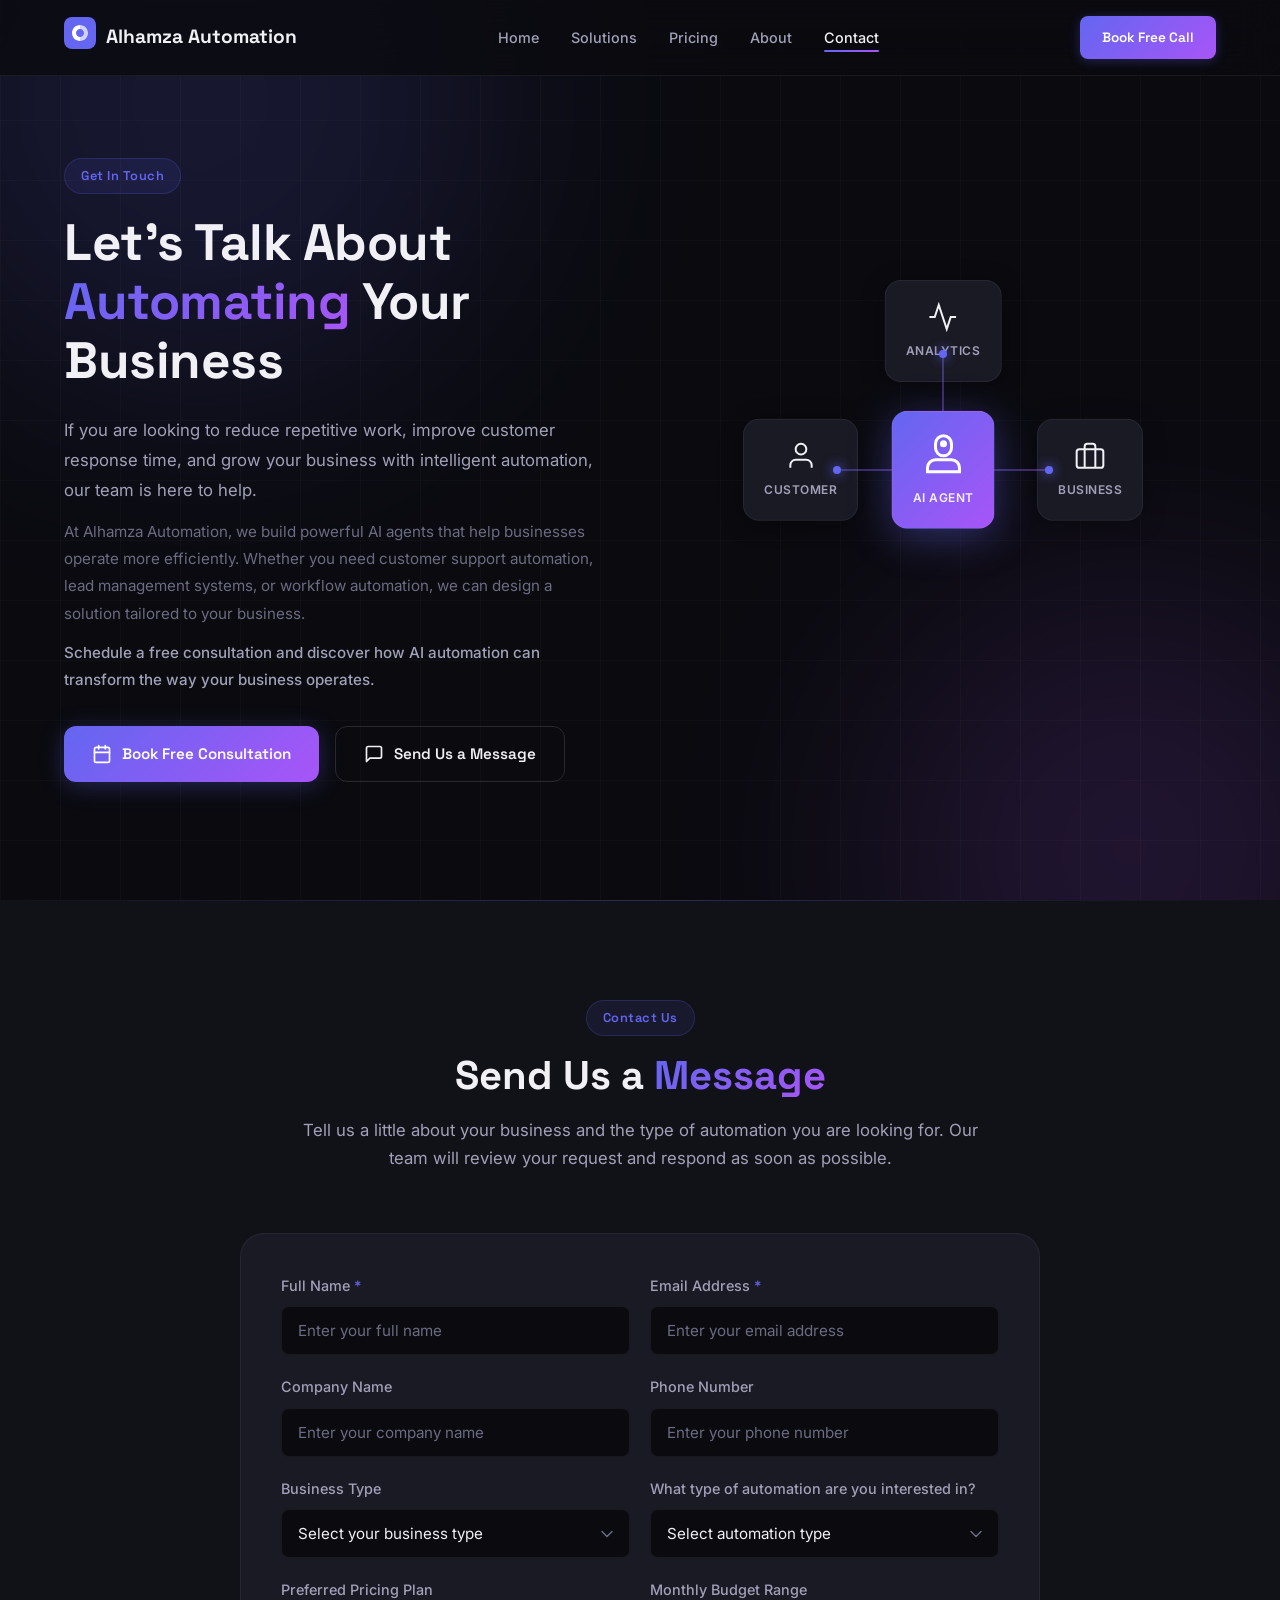
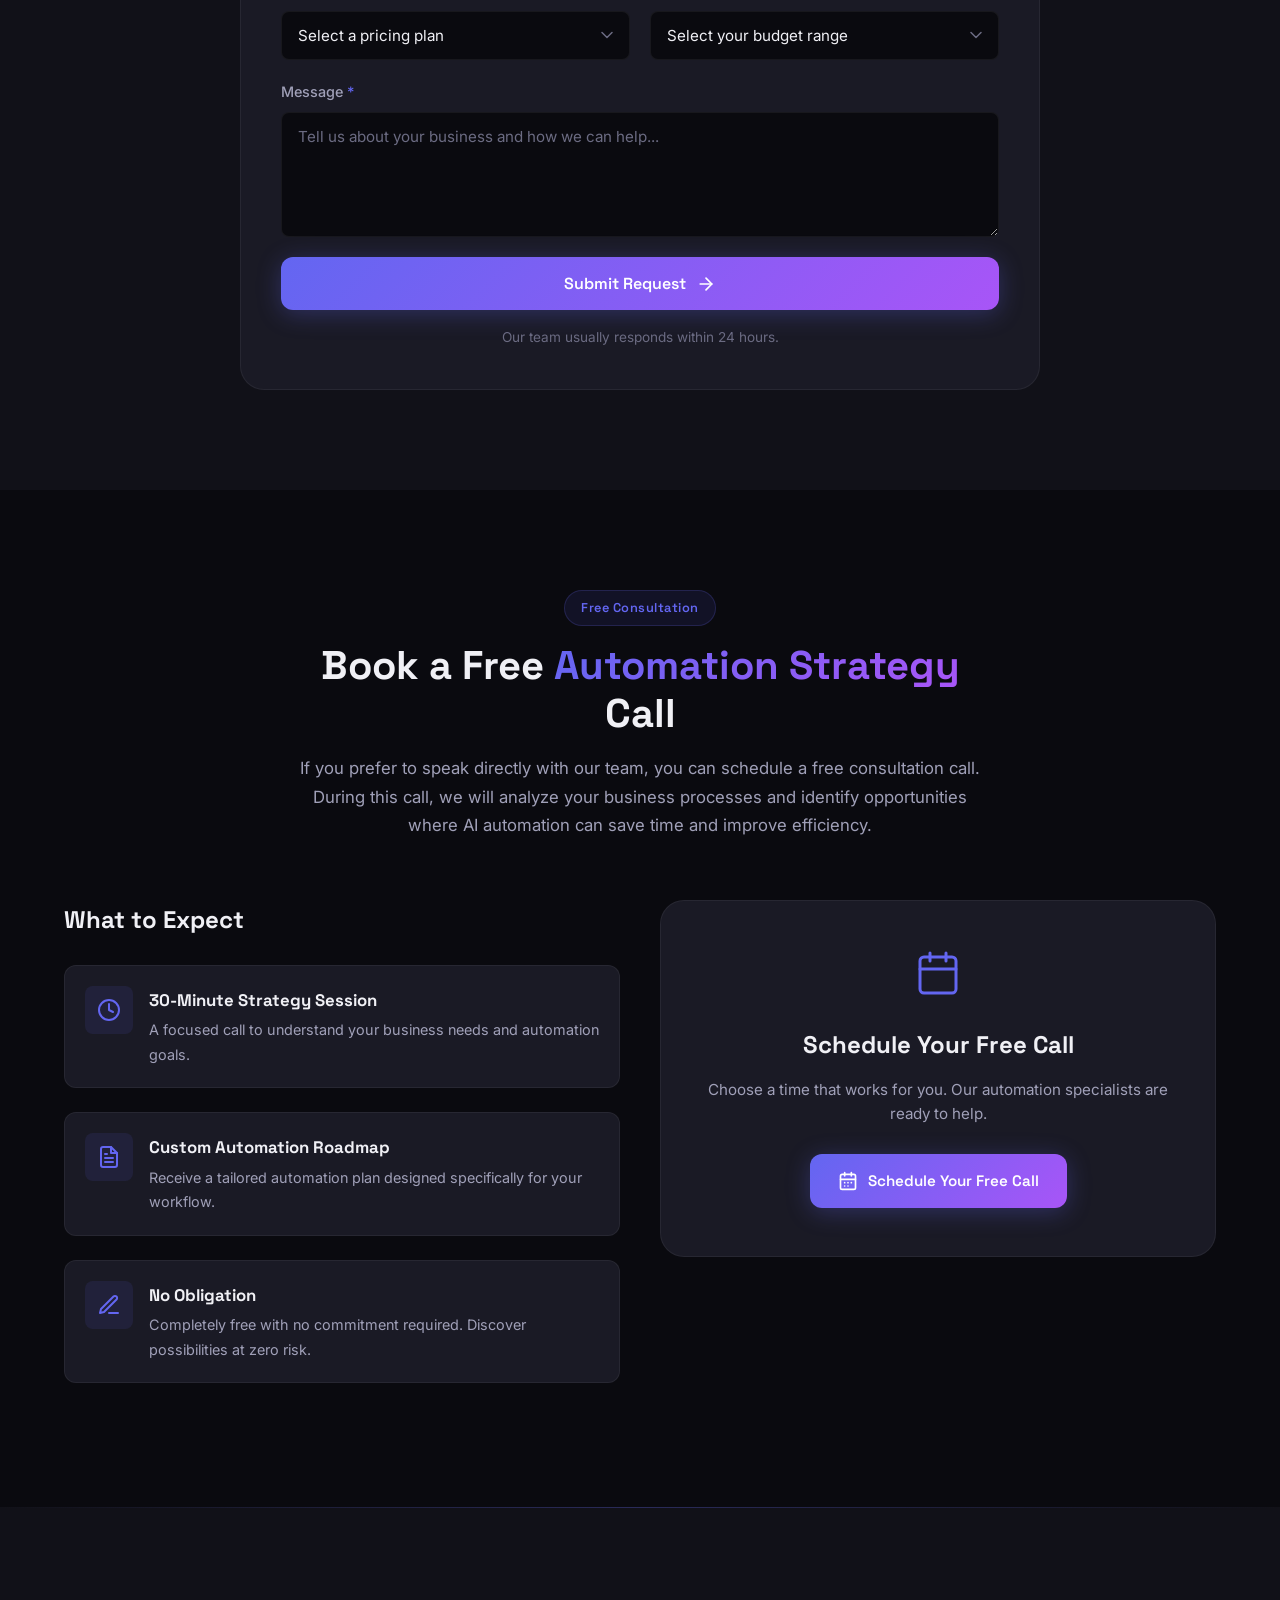
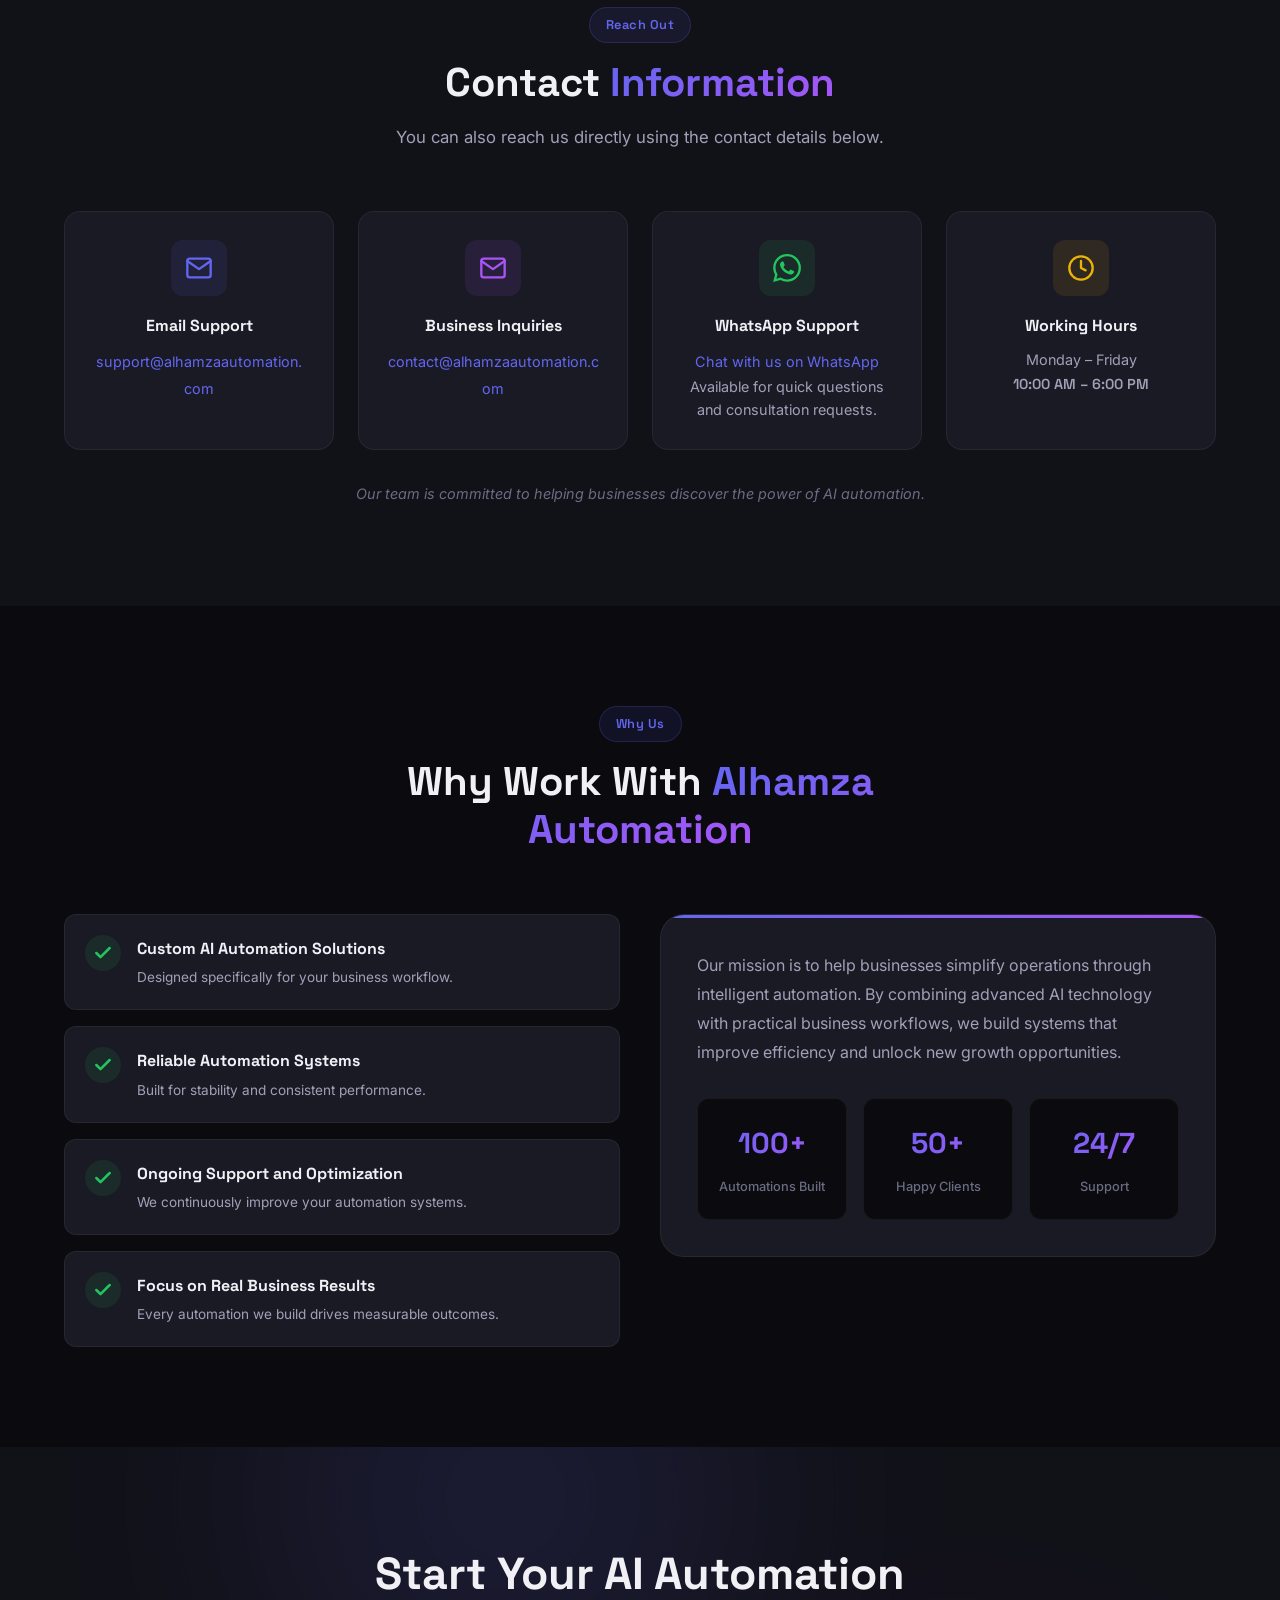
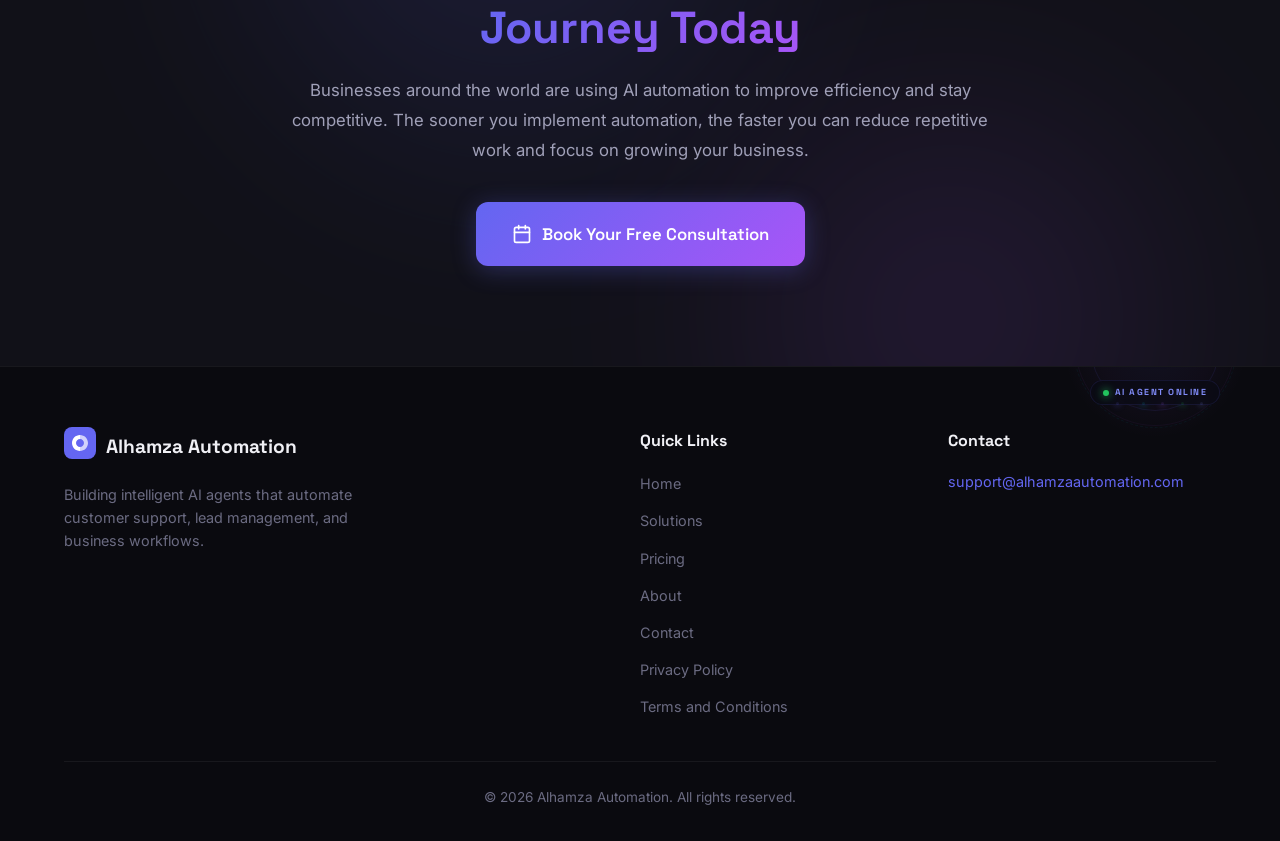
<file: contact.html>
<!DOCTYPE html>
<html lang="en">
<head>
    <meta charset="UTF-8">
    <meta name="viewport" content="width=device-width, initial-scale=1.0">
    <title>Contact Us | Alhamza Automation</title>
    <link rel="stylesheet" href="css/styles.css">
    <link rel="preconnect" href="https://fonts.googleapis.com">
    <link rel="preconnect" href="https://fonts.gstatic.com" crossorigin>
    <link href="https://fonts.googleapis.com/css2?family=Inter:wght@300;400;500;600;700;800&family=Space+Grotesk:wght@400;500;600;700&display=swap" rel="stylesheet">
</head>
<body>

    <!-- Navigation -->
    <nav class="navbar">
        <div class="container nav-container">
            <a href="index.html" class="logo">
                <span class="logo-icon">
                    <svg width="32" height="32" viewBox="0 0 32 32" fill="none">
                        <rect width="32" height="32" rx="8" fill="url(#logo-grad)"/>
                        <path d="M8 16C8 11.58 11.58 8 16 8V12C13.79 12 12 13.79 12 16C12 18.21 13.79 20 16 20V24C11.58 24 8 20.42 8 16Z" fill="white"/>
                        <path d="M16 8C20.42 8 24 11.58 24 16C24 20.42 20.42 24 16 24V20C18.21 20 20 18.21 20 16C20 13.79 18.21 12 16 12V8Z" fill="white" opacity="0.7"/>
                        <defs>
                            <linearGradient id="logo-grad" x1="0" y1="0" x2="32" y2="32">
                                <stop stop-color="#6366f1"/>
                                <stop offset="1" stop-color="#a855f7"/>
                            </linearGradient>
                        </defs>
                    </svg>
                </span>
                <span class="logo-text">Alhamza Automation</span>
            </a>
            <ul class="nav-links">
                <li><a href="index.html">Home</a></li>
                <li><a href="solutions.html">Solutions</a></li>
                <li><a href="pricing.html">Pricing</a></li>
                <li><a href="about.html">About</a></li>
                <li><a href="contact.html" class="active">Contact</a></li>
            </ul>
            <a href="#book-consultation" class="nav-cta">Book Free Call</a>
            <button class="mobile-toggle" aria-label="Toggle menu">
                <span></span>
                <span></span>
                <span></span>
            </button>
        </div>
    </nav>

    <!-- Mobile Menu -->
    <div class="mobile-menu">
        <ul class="mobile-nav-links">
            <li><a href="index.html">Home</a></li>
            <li><a href="solutions.html">Solutions</a></li>
            <li><a href="pricing.html">Pricing</a></li>
            <li><a href="about.html">About</a></li>
            <li><a href="contact.html">Contact</a></li>
        </ul>
        <a href="#book-consultation" class="nav-cta">Book Free Call</a>
    </div>

    <!-- SECTION 1: Hero -->
    <section class="hero">
        <div class="hero-bg-effects">
            <div class="hero-glow hero-glow-1"></div>
            <div class="hero-glow hero-glow-2"></div>
            <div class="hero-grid"></div>
        </div>
        <div class="container hero-container">
            <div class="hero-content">
                <span class="hero-badge">Get In Touch</span>
                <h1>Let's Talk About <span class="gradient-text">Automating</span> Your Business</h1>
                <p class="hero-description">
                    If you are looking to reduce repetitive work, improve customer response time, and grow your business with intelligent automation, our team is here to help.
                </p>
                <p class="hero-description secondary">
                    At Alhamza Automation, we build powerful AI agents that help businesses operate more efficiently. Whether you need customer support automation, lead management systems, or workflow automation, we can design a solution tailored to your business.
                </p>
                <p class="hero-description tertiary">
                    Schedule a free consultation and discover how AI automation can transform the way your business operates.
                </p>
                <div class="hero-buttons">
                    <a href="#book-consultation" class="btn btn-primary">
                        <svg width="20" height="20" viewBox="0 0 24 24" fill="none" stroke="currentColor" stroke-width="2" stroke-linecap="round" stroke-linejoin="round">
                            <rect x="3" y="4" width="18" height="18" rx="2" ry="2"></rect>
                            <line x1="16" y1="2" x2="16" y2="6"></line>
                            <line x1="8" y1="2" x2="8" y2="6"></line>
                            <line x1="3" y1="10" x2="21" y2="10"></line>
                        </svg>
                        Book Free Consultation
                    </a>
                    <a href="#contact-form" class="btn btn-secondary">
                        <svg width="20" height="20" viewBox="0 0 24 24" fill="none" stroke="currentColor" stroke-width="2" stroke-linecap="round" stroke-linejoin="round">
                            <path d="M21 15a2 2 0 0 1-2 2H7l-4 4V5a2 2 0 0 1 2-2h14a2 2 0 0 1 2 2z"></path>
                        </svg>
                        Send Us a Message
                    </a>
                </div>
            </div>
            <div class="hero-visual">
                <div class="hero-illustration">
                    <div class="ai-node ai-node-center">
                        <svg width="48" height="48" viewBox="0 0 24 24" fill="none" stroke="currentColor" stroke-width="1.5">
                            <path d="M12 2a4 4 0 0 1 4 4v2a4 4 0 0 1-8 0V6a4 4 0 0 1 4-4z"/>
                            <path d="M16 14H8a4 4 0 0 0-4 4v2h16v-2a4 4 0 0 0-4-4z"/>
                            <circle cx="12" cy="6" r="1" fill="currentColor"/>
                        </svg>
                        <span>AI Agent</span>
                    </div>
                    <div class="ai-node ai-node-left">
                        <svg width="32" height="32" viewBox="0 0 24 24" fill="none" stroke="currentColor" stroke-width="1.5">
                            <path d="M20 21v-2a4 4 0 0 0-4-4H8a4 4 0 0 0-4 4v2"/>
                            <circle cx="12" cy="7" r="4"/>
                        </svg>
                        <span>Customer</span>
                    </div>
                    <div class="ai-node ai-node-right">
                        <svg width="32" height="32" viewBox="0 0 24 24" fill="none" stroke="currentColor" stroke-width="1.5">
                            <rect x="2" y="7" width="20" height="14" rx="2" ry="2"/>
                            <path d="M16 21V5a2 2 0 0 0-2-2h-4a2 2 0 0 0-2 2v16"/>
                        </svg>
                        <span>Business</span>
                    </div>
                    <div class="ai-node ai-node-top">
                        <svg width="32" height="32" viewBox="0 0 24 24" fill="none" stroke="currentColor" stroke-width="1.5">
                            <polyline points="22 12 18 12 15 21 9 3 6 12 2 12"/>
                        </svg>
                        <span>Analytics</span>
                    </div>
                    <div class="connection-line line-left"></div>
                    <div class="connection-line line-right"></div>
                    <div class="connection-line line-top"></div>
                    <div class="data-pulse pulse-left"></div>
                    <div class="data-pulse pulse-right"></div>
                    <div class="data-pulse pulse-top"></div>
                </div>
            </div>
        </div>
    </section>

    <!-- SECTION 2: Contact Form -->
    <section class="contact-form-section" id="contact-form">
        <div class="container">
            <div class="section-header">
                <span class="section-badge">Contact Us</span>
                <h2>Send Us a <span class="gradient-text">Message</span></h2>
                <p>Tell us a little about your business and the type of automation you are looking for. Our team will review your request and respond as soon as possible.</p>
            </div>
            <div class="form-wrapper">
                <form id="contactForm" class="contact-form" novalidate>
                    <div class="form-row">
                        <div class="form-group">
                            <label for="fullName">Full Name <span class="required">*</span></label>
                            <input type="text" id="fullName" name="fullName" placeholder="Enter your full name" required>
                            <span class="form-error" id="fullNameError">Please enter your full name.</span>
                        </div>
                        <div class="form-group">
                            <label for="email">Email Address <span class="required">*</span></label>
                            <input type="email" id="email" name="email" placeholder="Enter your email address" required>
                            <span class="form-error" id="emailError">Please enter a valid email address.</span>
                        </div>
                    </div>
                    <div class="form-row">
                        <div class="form-group">
                            <label for="companyName">Company Name</label>
                            <input type="text" id="companyName" name="companyName" placeholder="Enter your company name">
                        </div>
                        <div class="form-group">
                            <label for="phone">Phone Number</label>
                            <input type="tel" id="phone" name="phone" placeholder="Enter your phone number">
                        </div>
                    </div>
                    <div class="form-row">
                        <div class="form-group">
                            <label for="businessType">Business Type</label>
                            <select id="businessType" name="businessType" required>
                                <option value="" hidden selected>Select your business type</option>
                                <option value="ecommerce">E-commerce</option>
                                <option value="saas">SaaS / Technology</option>
                                <option value="healthcare">Healthcare</option>
                                <option value="finance">Finance / Banking</option>
                                <option value="education">Education</option>
                                <option value="realestate">Real Estate</option>
                                <option value="marketing">Marketing / Advertising</option>
                                <option value="logistics">Logistics / Supply Chain</option>
                                <option value="legal">Legal Services</option>
                                <option value="retail">Retail</option>
                                <option value="other">Other</option>
                            </select>
                            <span class="form-error" id="businessTypeError">Please select your business type.</span>
                        </div>
                        <div class="form-group">
                            <label for="automationType">What type of automation are you interested in?</label>
                            <select id="automationType" name="automationType" required>
                                <option value="" hidden selected>Select automation type</option>
                                <option value="customer-support">Customer Support Automation</option>
                                <option value="lead-management">Lead Management</option>
                                <option value="workflow">Workflow Automation</option>
                                <option value="chatbot">AI Chatbot Development</option>
                                <option value="email">Email Automation</option>
                                <option value="data-processing">Data Processing</option>
                                <option value="crm">CRM Integration</option>
                                <option value="other">Other</option>
                            </select>
                            <span class="form-error" id="automationTypeError">Please select an automation type.</span>
                        </div>
                    </div>
                    <div class="form-row">
                        <div class="form-group">
                            <label for="pricingPlan">Preferred Pricing Plan</label>
                            <select id="pricingPlan" name="pricingPlan">
                                <option value="" hidden selected>Select a pricing plan</option>
                                <option value="starter">Starter Plan — $499 setup / $149 mo</option>
                                <option value="growth">Growth Plan — $1,500 setup / $390 mo</option>
                                <option value="professional">Professional Plan — $3,500 setup / $890 mo</option>
                                <option value="business">Business Plan — $7,000 setup / $1,690 mo</option>
                                <option value="enterprise">Enterprise Plan — Custom Pricing</option>
                                <option value="not-sure">Not sure yet — need guidance</option>
                            </select>
                        </div>
                        <div class="form-group">
                            <label for="budget">Monthly Budget Range</label>
                            <select id="budget" name="budget">
                                <option value="" hidden selected>Select your budget range</option>
                                <option value="under-100">Under $100/month</option>
                                <option value="100-250">$100 – $250/month</option>
                                <option value="250-500">$250 – $500/month</option>
                                <option value="500-1000">$500 – $1,000/month</option>
                                <option value="1000-plus">$1,000+/month</option>
                            </select>
                        </div>
                    </div>
                    <div class="form-row">
                        <div class="form-group full-width">
                            <label for="message">Message <span class="required">*</span></label>
                            <textarea id="message" name="message" rows="5" placeholder="Tell us about your business and how we can help..." required></textarea>
                            <span class="form-error" id="messageError">Please enter your message.</span>
                        </div>
                    </div>
                    <div class="form-actions">
                        <button type="submit" class="btn btn-primary btn-submit">
                            <span>Submit Request</span>
                            <svg width="20" height="20" viewBox="0 0 24 24" fill="none" stroke="currentColor" stroke-width="2" stroke-linecap="round" stroke-linejoin="round">
                                <line x1="5" y1="12" x2="19" y2="12"></line>
                                <polyline points="12 5 19 12 12 19"></polyline>
                            </svg>
                        </button>
                    </div>
                    <p class="form-note">Our team usually responds within 24 hours.</p>
                </form>
                <div id="formSubmitting" class="form-submitting hidden">
                    <div class="submitting-cat-scene">
                        <div class="submitting-glow"></div>
                        <!-- Thinking cat -->
                        <div class="submitting-cat-wrap">
                            <div class="submitting-cat-aura"></div>
                            <div class="submitting-cat-body">
                                <div class="sc-ears">
                                    <div class="sc-ear sc-ear-l"><div class="sc-ear-inner"></div></div>
                                    <div class="sc-ear sc-ear-r"><div class="sc-ear-inner"></div></div>
                                </div>
                                <div class="sc-face">
                                    <div class="sc-eye sc-eye-l">
                                        <div class="sc-eye-outer"><div class="sc-eye-iris"><div class="sc-eye-pupil"></div></div></div>
                                    </div>
                                    <div class="sc-eye sc-eye-r">
                                        <div class="sc-eye-outer"><div class="sc-eye-iris"><div class="sc-eye-pupil"></div></div></div>
                                    </div>
                                    <div class="sc-nose"></div>
                                    <div class="sc-mouth"></div>
                                </div>
                                <div class="sc-paw-left"></div>
                                <div class="sc-paw-right">
                                    <div class="sc-claw sc-claw-1"></div>
                                    <div class="sc-claw sc-claw-2"></div>
                                    <div class="sc-claw sc-claw-3"></div>
                                </div>
                            </div>
                        </div>
                        <!-- Orbiting dots -->
                        <div class="orbit-ring">
                            <div class="orbit-dot od-1"></div>
                            <div class="orbit-dot od-2"></div>
                            <div class="orbit-dot od-3"></div>
                        </div>
                        <!-- Processing particles -->
                        <div class="proc-particle pp-1"></div>
                        <div class="proc-particle pp-2"></div>
                        <div class="proc-particle pp-3"></div>
                        <div class="proc-particle pp-4"></div>
                        <div class="proc-particle pp-5"></div>
                        <div class="proc-particle pp-6"></div>
                    </div>
                    <p class="submitting-text">AI Agent is processing your request...</p>
                    <div class="submitting-bar"><div class="submitting-bar-fill"></div></div>
                </div>
                <div id="formSuccess" class="form-success hidden">
                    <h3 class="success-title">Thank You!</h3>
                    <p class="success-text">Your message has been received. Our AI agent has processed your request. Our team will contact you within 24 hours.</p>
                </div>
            </div>
        </div>
    </section>

    <!-- SECTION 3: Book a Consultation -->
    <section class="consultation-section" id="book-consultation">
        <div class="container">
            <div class="section-header">
                <span class="section-badge">Free Consultation</span>
                <h2>Book a Free <span class="gradient-text">Automation Strategy</span> Call</h2>
                <p>If you prefer to speak directly with our team, you can schedule a free consultation call. During this call, we will analyze your business processes and identify opportunities where AI automation can save time and improve efficiency.</p>
            </div>
            <div class="consultation-content">
                <div class="consultation-info">
                    <h3>What to Expect</h3>
                    <div class="consultation-item">
                        <div class="consultation-icon">
                            <svg width="24" height="24" viewBox="0 0 24 24" fill="none" stroke="currentColor" stroke-width="2" stroke-linecap="round" stroke-linejoin="round">
                                <circle cx="12" cy="12" r="10"></circle>
                                <polyline points="12 6 12 12 16 14"></polyline>
                            </svg>
                        </div>
                        <div>
                            <h4>30-Minute Strategy Session</h4>
                            <p>A focused call to understand your business needs and automation goals.</p>
                        </div>
                    </div>
                    <div class="consultation-item">
                        <div class="consultation-icon">
                            <svg width="24" height="24" viewBox="0 0 24 24" fill="none" stroke="currentColor" stroke-width="2" stroke-linecap="round" stroke-linejoin="round">
                                <path d="M14 2H6a2 2 0 0 0-2 2v16a2 2 0 0 0 2 2h12a2 2 0 0 0 2-2V8z"></path>
                                <polyline points="14 2 14 8 20 8"></polyline>
                                <line x1="16" y1="13" x2="8" y2="13"></line>
                                <line x1="16" y1="17" x2="8" y2="17"></line>
                                <polyline points="10 9 9 9 8 9"></polyline>
                            </svg>
                        </div>
                        <div>
                            <h4>Custom Automation Roadmap</h4>
                            <p>Receive a tailored automation plan designed specifically for your workflow.</p>
                        </div>
                    </div>
                    <div class="consultation-item">
                        <div class="consultation-icon">
                            <svg width="24" height="24" viewBox="0 0 24 24" fill="none" stroke="currentColor" stroke-width="2" stroke-linecap="round" stroke-linejoin="round">
                                <path d="M12 20h9"></path>
                                <path d="M16.5 3.5a2.121 2.121 0 0 1 3 3L7 19l-4 1 1-4L16.5 3.5z"></path>
                            </svg>
                        </div>
                        <div>
                            <h4>No Obligation</h4>
                            <p>Completely free with no commitment required. Discover possibilities at zero risk.</p>
                        </div>
                    </div>
                </div>
                <div class="consultation-calendly">
                    <div class="calendly-placeholder">
                        <div class="calendly-icon">
                            <svg width="48" height="48" viewBox="0 0 24 24" fill="none" stroke="currentColor" stroke-width="1.5" stroke-linecap="round" stroke-linejoin="round">
                                <rect x="3" y="4" width="18" height="18" rx="2" ry="2"></rect>
                                <line x1="16" y1="2" x2="16" y2="6"></line>
                                <line x1="8" y1="2" x2="8" y2="6"></line>
                                <line x1="3" y1="10" x2="21" y2="10"></line>
                            </svg>
                        </div>
                        <h3>Schedule Your Free Call</h3>
                        <p>Choose a time that works for you. Our automation specialists are ready to help.</p>
                        <a href="#calendly" class="btn btn-primary" id="calendlyBtn">
                            <svg width="20" height="20" viewBox="0 0 24 24" fill="none" stroke="currentColor" stroke-width="2" stroke-linecap="round" stroke-linejoin="round">
                                <rect x="3" y="4" width="18" height="18" rx="2" ry="2"></rect>
                                <line x1="16" y1="2" x2="16" y2="6"></line>
                                <line x1="8" y1="2" x2="8" y2="6"></line>
                                <line x1="3" y1="10" x2="21" y2="10"></line>
                                <path d="M8 14h.01"/>
                                <path d="M12 14h.01"/>
                                <path d="M16 14h.01"/>
                                <path d="M8 18h.01"/>
                                <path d="M12 18h.01"/>
                            </svg>
                            Schedule Your Free Call
                        </a>
                    </div>
                </div>
            </div>
        </div>
    </section>

    <!-- SECTION 4: Contact Information -->
    <section class="contact-info-section">
        <div class="container">
            <div class="section-header">
                <span class="section-badge">Reach Out</span>
                <h2>Contact <span class="gradient-text">Information</span></h2>
                <p>You can also reach us directly using the contact details below.</p>
            </div>
            <div class="contact-info-grid">
                <div class="contact-card">
                    <div class="contact-card-icon email-icon">
                        <svg width="28" height="28" viewBox="0 0 24 24" fill="none" stroke="currentColor" stroke-width="2" stroke-linecap="round" stroke-linejoin="round">
                            <path d="M4 4h16c1.1 0 2 .9 2 2v12c0 1.1-.9 2-2 2H4c-1.1 0-2-.9-2-2V6c0-1.1.9-2 2-2z"></path>
                            <polyline points="22,6 12,13 2,6"></polyline>
                        </svg>
                    </div>
                    <h3>Email Support</h3>
                    <a href="mailto:support@alhamzaautomation.com">support@alhamzaautomation.com</a>
                </div>
                <div class="contact-card">
                    <div class="contact-card-icon business-icon">
                        <svg width="28" height="28" viewBox="0 0 24 24" fill="none" stroke="currentColor" stroke-width="2" stroke-linecap="round" stroke-linejoin="round">
                            <path d="M4 4h16c1.1 0 2 .9 2 2v12c0 1.1-.9 2-2 2H4c-1.1 0-2-.9-2-2V6c0-1.1.9-2 2-2z"></path>
                            <polyline points="22,6 12,13 2,6"></polyline>
                        </svg>
                    </div>
                    <h3>Business Inquiries</h3>
                    <a href="mailto:contact@alhamzaautomation.com">contact@alhamzaautomation.com</a>
                </div>
                <div class="contact-card">
                    <div class="contact-card-icon whatsapp-icon">
                        <svg width="28" height="28" viewBox="0 0 24 24" fill="currentColor">
                            <path d="M17.472 14.382c-.297-.149-1.758-.867-2.03-.967-.273-.099-.471-.148-.67.15-.197.297-.767.966-.94 1.164-.173.199-.347.223-.644.075-.297-.15-1.255-.463-2.39-1.475-.883-.788-1.48-1.761-1.653-2.059-.173-.297-.018-.458.13-.606.134-.133.298-.347.446-.52.149-.174.198-.298.298-.497.099-.198.05-.371-.025-.52-.075-.149-.669-1.612-.916-2.207-.242-.579-.487-.5-.669-.51-.173-.008-.371-.01-.57-.01-.198 0-.52.074-.792.372-.272.297-1.04 1.016-1.04 2.479 0 1.462 1.065 2.875 1.213 3.074.149.198 2.096 3.2 5.077 4.487.709.306 1.262.489 1.694.625.712.227 1.36.195 1.871.118.571-.085 1.758-.719 2.006-1.413.248-.694.248-1.289.173-1.413-.074-.124-.272-.198-.57-.347m-5.421 7.403h-.004a9.87 9.87 0 01-5.031-1.378l-.361-.214-3.741.982.998-3.648-.235-.374a9.86 9.86 0 01-1.51-5.26c.001-5.45 4.436-9.884 9.888-9.884 2.64 0 5.122 1.03 6.988 2.898a9.825 9.825 0 012.893 6.994c-.003 5.45-4.437 9.884-9.885 9.884m8.413-18.297A11.815 11.815 0 0012.05 0C5.495 0 .16 5.335.157 11.892c0 2.096.547 4.142 1.588 5.945L.057 24l6.305-1.654a11.882 11.882 0 005.683 1.448h.005c6.554 0 11.89-5.335 11.893-11.893a11.821 11.821 0 00-3.48-8.413z"/>
                        </svg>
                    </div>
                    <h3>WhatsApp Support</h3>
                    <a href="https://wa.me/1234567890" target="_blank" rel="noopener noreferrer">Chat with us on WhatsApp</a>
                    <p>Available for quick questions and consultation requests.</p>
                </div>
                <div class="contact-card">
                    <div class="contact-card-icon hours-icon">
                        <svg width="28" height="28" viewBox="0 0 24 24" fill="none" stroke="currentColor" stroke-width="2" stroke-linecap="round" stroke-linejoin="round">
                            <circle cx="12" cy="12" r="10"></circle>
                            <polyline points="12 6 12 12 16 14"></polyline>
                        </svg>
                    </div>
                    <h3>Working Hours</h3>
                    <p class="hours-text">Monday – Friday</p>
                    <p class="hours-time">10:00 AM – 6:00 PM</p>
                </div>
            </div>
            <p class="contact-info-note">Our team is committed to helping businesses discover the power of AI automation.</p>
        </div>
    </section>

    <!-- SECTION 5: Why Contact Us -->
    <section class="why-section">
        <div class="container">
            <div class="section-header">
                <span class="section-badge">Why Us</span>
                <h2>Why Work With <span class="gradient-text">Alhamza Automation</span></h2>
            </div>
            <div class="why-content">
                <div class="why-points">
                    <div class="why-point">
                        <div class="why-check">
                            <svg width="20" height="20" viewBox="0 0 24 24" fill="none" stroke="currentColor" stroke-width="3" stroke-linecap="round" stroke-linejoin="round">
                                <polyline points="20 6 9 17 4 12"></polyline>
                            </svg>
                        </div>
                        <div>
                            <h4>Custom AI Automation Solutions</h4>
                            <p>Designed specifically for your business workflow.</p>
                        </div>
                    </div>
                    <div class="why-point">
                        <div class="why-check">
                            <svg width="20" height="20" viewBox="0 0 24 24" fill="none" stroke="currentColor" stroke-width="3" stroke-linecap="round" stroke-linejoin="round">
                                <polyline points="20 6 9 17 4 12"></polyline>
                            </svg>
                        </div>
                        <div>
                            <h4>Reliable Automation Systems</h4>
                            <p>Built for stability and consistent performance.</p>
                        </div>
                    </div>
                    <div class="why-point">
                        <div class="why-check">
                            <svg width="20" height="20" viewBox="0 0 24 24" fill="none" stroke="currentColor" stroke-width="3" stroke-linecap="round" stroke-linejoin="round">
                                <polyline points="20 6 9 17 4 12"></polyline>
                            </svg>
                        </div>
                        <div>
                            <h4>Ongoing Support and Optimization</h4>
                            <p>We continuously improve your automation systems.</p>
                        </div>
                    </div>
                    <div class="why-point">
                        <div class="why-check">
                            <svg width="20" height="20" viewBox="0 0 24 24" fill="none" stroke="currentColor" stroke-width="3" stroke-linecap="round" stroke-linejoin="round">
                                <polyline points="20 6 9 17 4 12"></polyline>
                            </svg>
                        </div>
                        <div>
                            <h4>Focus on Real Business Results</h4>
                            <p>Every automation we build drives measurable outcomes.</p>
                        </div>
                    </div>
                </div>
                <div class="why-description">
                    <div class="why-description-card">
                        <p>Our mission is to help businesses simplify operations through intelligent automation. By combining advanced AI technology with practical business workflows, we build systems that improve efficiency and unlock new growth opportunities.</p>
                        <div class="why-stats">
                            <div class="stat">
                                <span class="stat-number">100+</span>
                                <span class="stat-label">Automations Built</span>
                            </div>
                            <div class="stat">
                                <span class="stat-number">50+</span>
                                <span class="stat-label">Happy Clients</span>
                            </div>
                            <div class="stat">
                                <span class="stat-number">24/7</span>
                                <span class="stat-label">Support</span>
                            </div>
                        </div>
                    </div>
                </div>
            </div>
        </div>
    </section>

    <!-- SECTION 6: Final CTA -->
    <section class="final-cta">
        <div class="cta-bg-effects">
            <div class="cta-glow cta-glow-1"></div>
            <div class="cta-glow cta-glow-2"></div>
        </div>
        <div class="container">
            <div class="cta-content">
                <h2>Start Your AI Automation <span class="gradient-text">Journey Today</span></h2>
                <p>Businesses around the world are using AI automation to improve efficiency and stay competitive. The sooner you implement automation, the faster you can reduce repetitive work and focus on growing your business.</p>
                <a href="#book-consultation" class="btn btn-primary btn-large">
                    <svg width="20" height="20" viewBox="0 0 24 24" fill="none" stroke="currentColor" stroke-width="2" stroke-linecap="round" stroke-linejoin="round">
                        <rect x="3" y="4" width="18" height="18" rx="2" ry="2"></rect>
                        <line x1="16" y1="2" x2="16" y2="6"></line>
                        <line x1="8" y1="2" x2="8" y2="6"></line>
                        <line x1="3" y1="10" x2="21" y2="10"></line>
                    </svg>
                    Book Your Free Consultation
                </a>
            </div>
        </div>
    </section>

    <!-- Footer -->
    <footer class="footer">
        <div class="footer-agent">
            <div class="fa-glow"></div>
            <div class="fa-ring fa-ring-1"></div>
            <div class="fa-ring fa-ring-2"></div>
            <div class="fa-body">
                <div class="fa-ears">
                    <div class="fa-ear fa-ear-l"><div class="fa-ear-in"></div></div>
                    <div class="fa-ear fa-ear-r"><div class="fa-ear-in"></div></div>
                </div>
                <div class="fa-head">
                    <div class="fa-eye fa-eye-l">
                        <div class="fa-eye-bg"><div class="fa-iris"><div class="fa-pupil"></div><div class="fa-shine"></div></div></div>
                    </div>
                    <div class="fa-eye fa-eye-r">
                        <div class="fa-eye-bg"><div class="fa-iris"><div class="fa-pupil"></div><div class="fa-shine"></div></div></div>
                    </div>
                    <div class="fa-nose"></div>
                    <div class="fa-smile"></div>
                    <div class="fa-whisker fa-wl1"></div>
                    <div class="fa-whisker fa-wl2"></div>
                    <div class="fa-whisker fa-wr1"></div>
                    <div class="fa-whisker fa-wr2"></div>
                </div>
                <div class="fa-chest">
                    <div class="fa-core"></div>
                    <div class="fa-core-ring"></div>
                </div>
                <div class="fa-tail"><div class="fa-tail-glow"></div></div>
            </div>
            <div class="fa-status">
                <div class="fa-status-dot"></div>
                <span>AI AGENT ONLINE</span>
            </div>
            <div class="fa-particles">
                <div class="fa-p fp-1"></div>
                <div class="fa-p fp-2"></div>
                <div class="fa-p fp-3"></div>
                <div class="fa-p fp-4"></div>
                <div class="fa-p fp-5"></div>
            </div>
        </div>
        <div class="container">
            <div class="footer-content">
                <div class="footer-brand">
                    <a href="index.html" class="logo">
                        <span class="logo-icon">
                            <svg width="32" height="32" viewBox="0 0 32 32" fill="none">
                                <rect width="32" height="32" rx="8" fill="url(#logo-grad-footer)"/>
                                <path d="M8 16C8 11.58 11.58 8 16 8V12C13.79 12 12 13.79 12 16C12 18.21 13.79 20 16 20V24C11.58 24 8 20.42 8 16Z" fill="white"/>
                                <path d="M16 8C20.42 8 24 11.58 24 16C24 20.42 20.42 24 16 24V20C18.21 20 20 18.21 20 16C20 13.79 18.21 12 16 12V8Z" fill="white" opacity="0.7"/>
                                <defs>
                                    <linearGradient id="logo-grad-footer" x1="0" y1="0" x2="32" y2="32">
                                        <stop stop-color="#6366f1"/>
                                        <stop offset="1" stop-color="#a855f7"/>
                                    </linearGradient>
                                </defs>
                            </svg>
                        </span>
                        <span class="logo-text">Alhamza Automation</span>
                    </a>
                    <p>Building intelligent AI agents that automate customer support, lead management, and business workflows.</p>
                </div>
                <div class="footer-links">
                    <h4>Quick Links</h4>
                    <ul>
                        <li><a href="index.html">Home</a></li>
                        <li><a href="solutions.html">Solutions</a></li>
                        <li><a href="pricing.html">Pricing</a></li>
                        <li><a href="about.html">About</a></li>
                        <li><a href="contact.html">Contact</a></li>
                        <li><a href="privacy-policy.html">Privacy Policy</a></li>
                        <li><a href="terms-and-conditions.html">Terms and Conditions</a></li>
                    </ul>
                </div>
                <div class="footer-contact">
                    <h4>Contact</h4>
                    <p><a href="mailto:support@alhamzaautomation.com">support@alhamzaautomation.com</a></p>
                </div>
            </div>
            <div class="footer-bottom">
                <p>&copy; 2026 Alhamza Automation. All rights reserved.</p>
            </div>
        </div>
    </footer>

    <script src="js/main.js"></script>
</body>
</html>
</file>
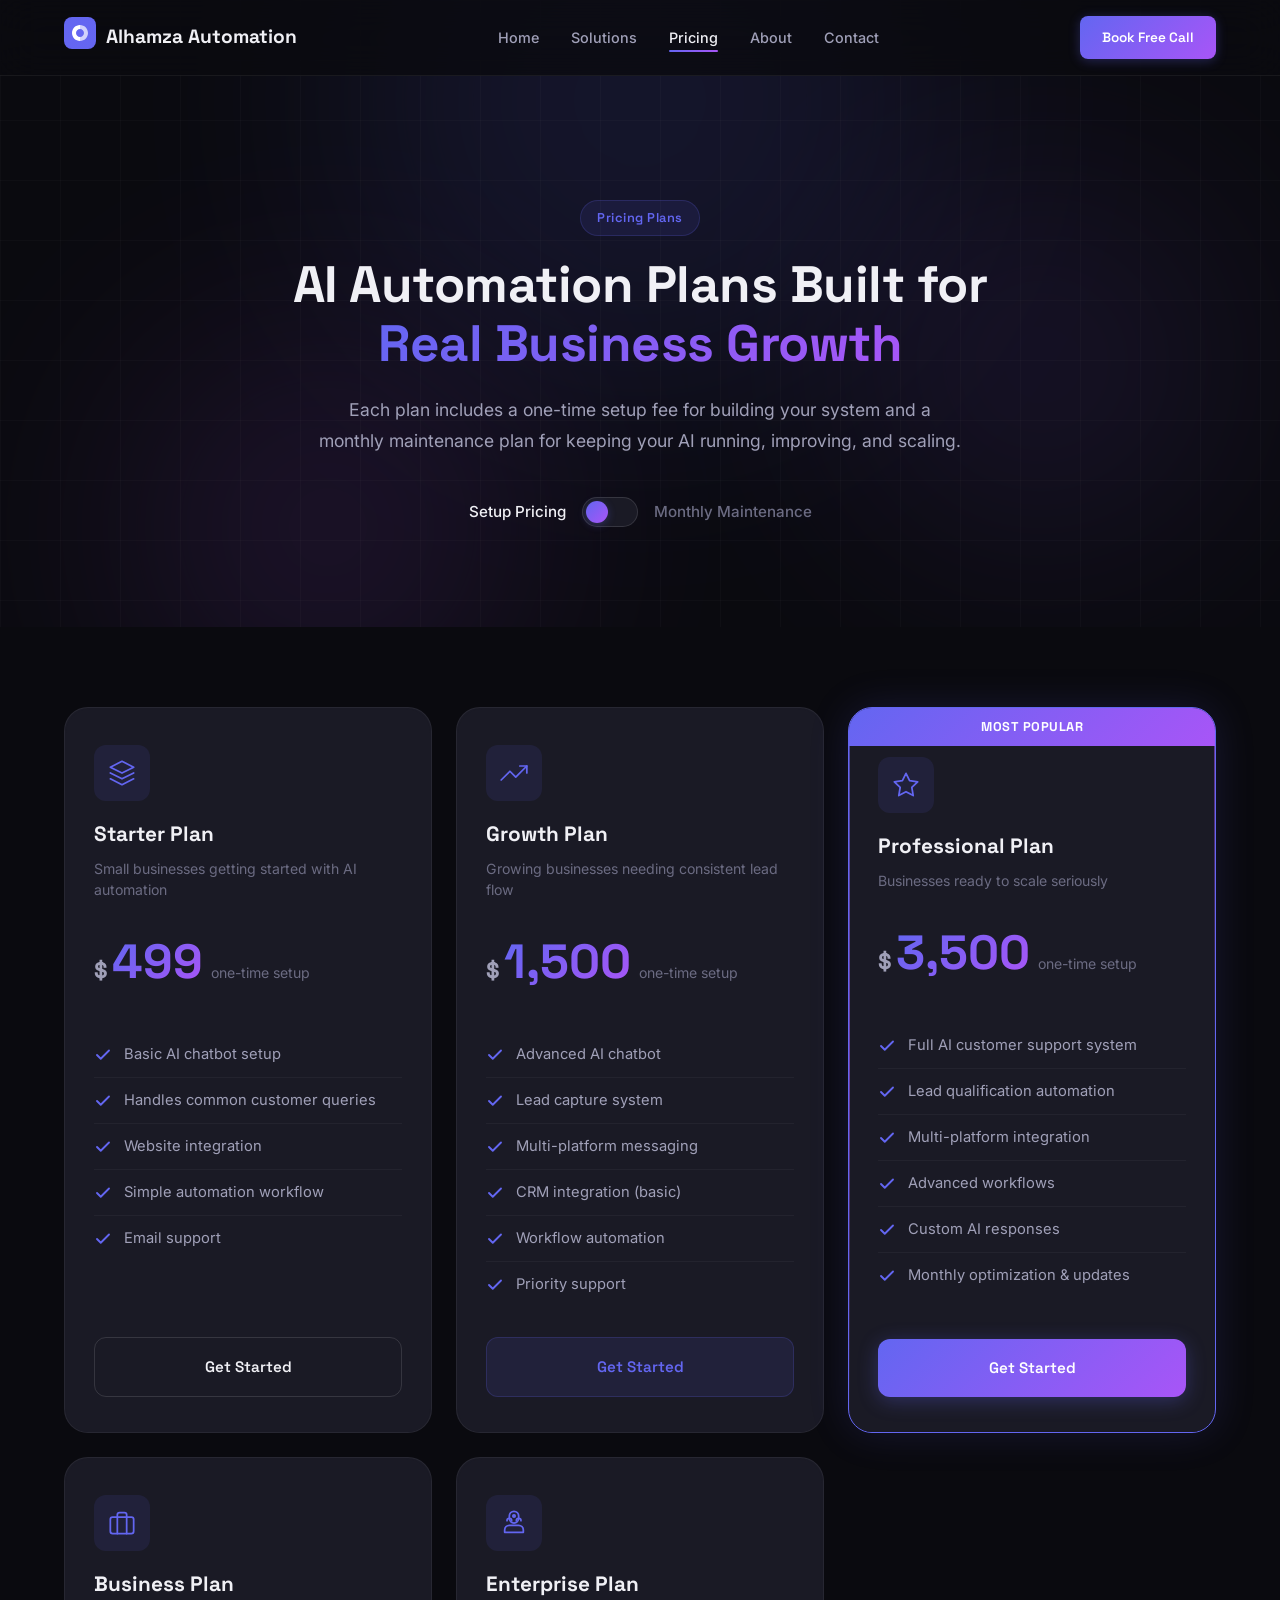
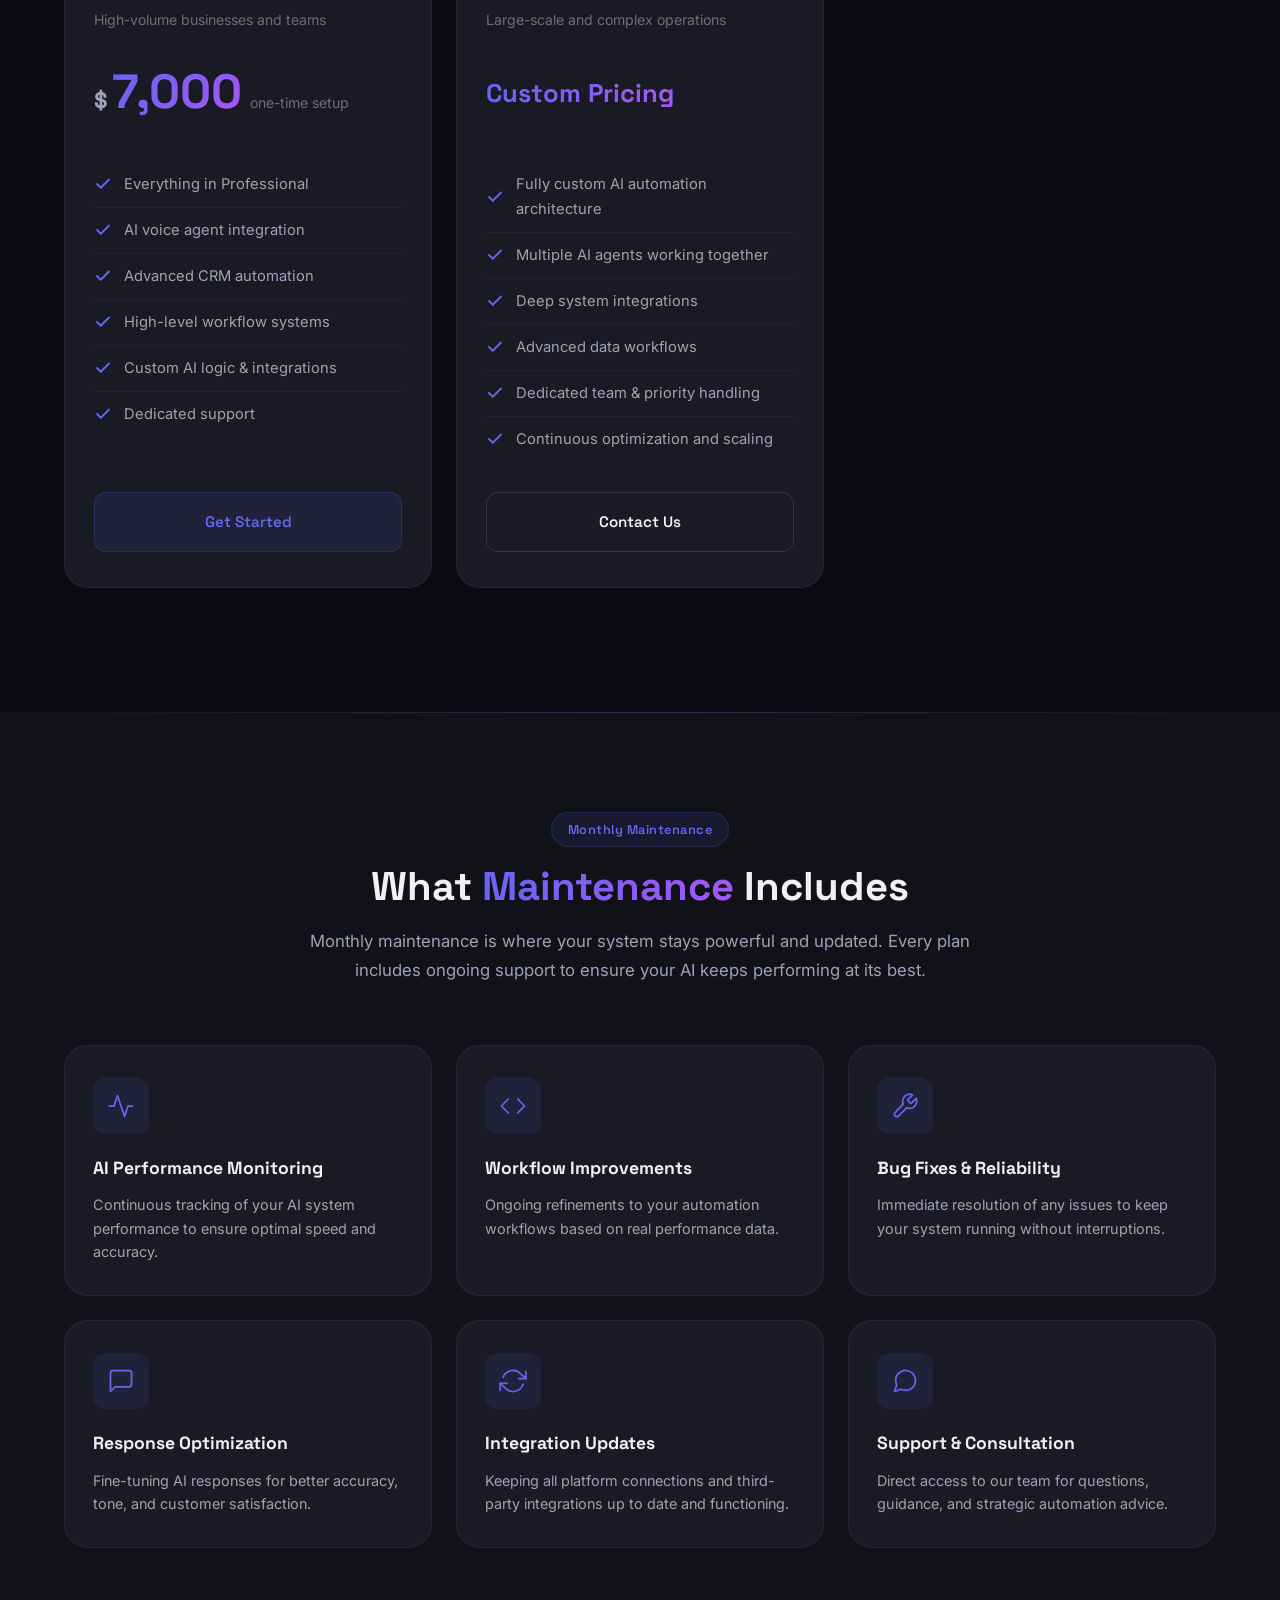
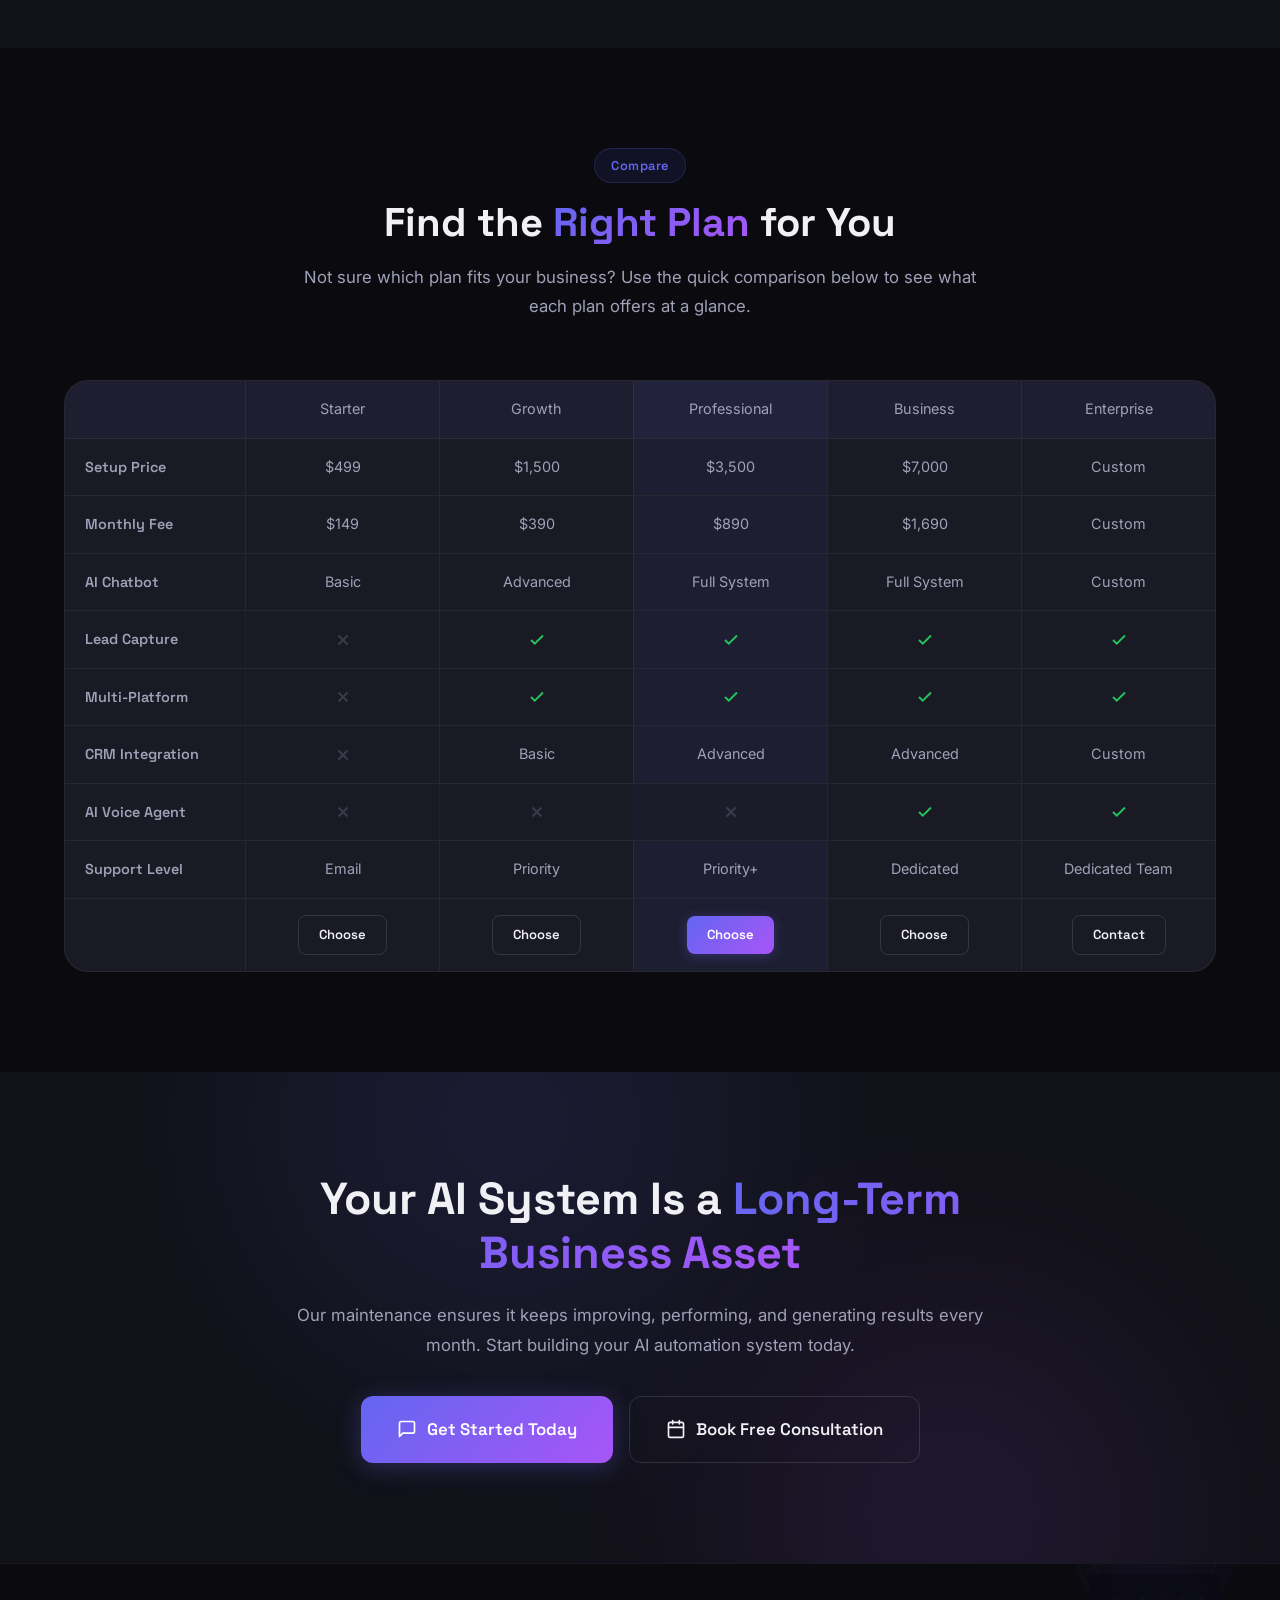
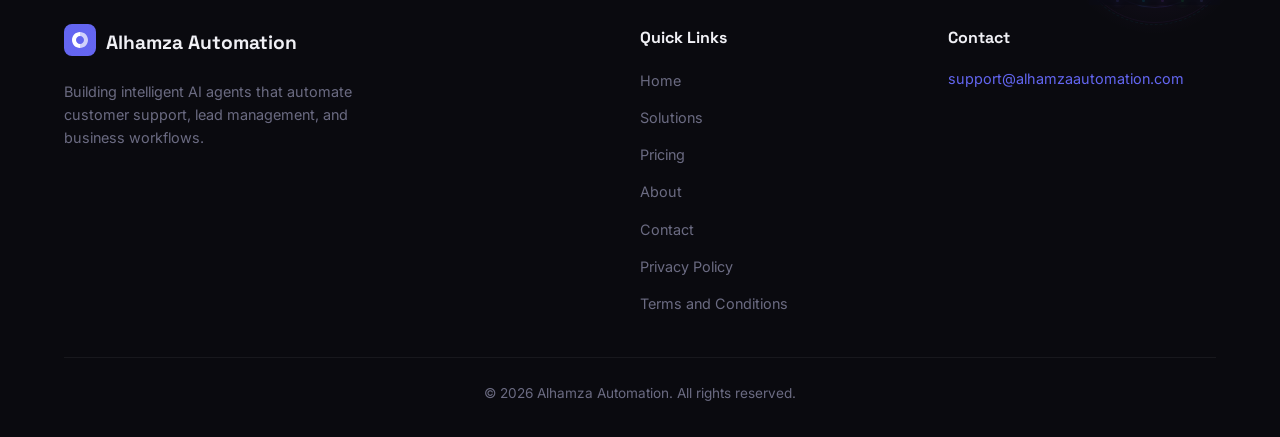
<file: pricing.html>
<!DOCTYPE html>
<html lang="en">
<head>
    <meta charset="UTF-8">
    <meta name="viewport" content="width=device-width, initial-scale=1.0">
    <title>Pricing | Alhamza Automation</title>
    <link rel="stylesheet" href="css/styles.css">
    <link rel="preconnect" href="https://fonts.googleapis.com">
    <link rel="preconnect" href="https://fonts.gstatic.com" crossorigin>
    <link href="https://fonts.googleapis.com/css2?family=Inter:wght@300;400;500;600;700;800&family=Space+Grotesk:wght@400;500;600;700&display=swap" rel="stylesheet">
</head>
<body>

    <!-- Navigation -->
    <nav class="navbar">
        <div class="container nav-container">
            <a href="index.html" class="logo">
                <span class="logo-icon">
                    <svg width="32" height="32" viewBox="0 0 32 32" fill="none">
                        <rect width="32" height="32" rx="8" fill="url(#logo-grad)"/>
                        <path d="M8 16C8 11.58 11.58 8 16 8V12C13.79 12 12 13.79 12 16C12 18.21 13.79 20 16 20V24C11.58 24 8 20.42 8 16Z" fill="white"/>
                        <path d="M16 8C20.42 8 24 11.58 24 16C24 20.42 20.42 24 16 24V20C18.21 20 20 18.21 20 16C20 13.79 18.21 12 16 12V8Z" fill="white" opacity="0.7"/>
                        <defs>
                            <linearGradient id="logo-grad" x1="0" y1="0" x2="32" y2="32">
                                <stop stop-color="#6366f1"/>
                                <stop offset="1" stop-color="#a855f7"/>
                            </linearGradient>
                        </defs>
                    </svg>
                </span>
                <span class="logo-text">Alhamza Automation</span>
            </a>
            <ul class="nav-links">
                <li><a href="index.html">Home</a></li>
                <li><a href="solutions.html">Solutions</a></li>
                <li><a href="pricing.html" class="active">Pricing</a></li>
                <li><a href="about.html">About</a></li>
                <li><a href="contact.html">Contact</a></li>
            </ul>
            <a href="contact.html#book-consultation" class="nav-cta">Book Free Call</a>
            <button class="mobile-toggle" aria-label="Toggle menu">
                <span></span>
                <span></span>
                <span></span>
            </button>
        </div>
    </nav>

    <!-- Mobile Menu -->
    <div class="mobile-menu">
        <ul class="mobile-nav-links">
            <li><a href="index.html">Home</a></li>
            <li><a href="solutions.html">Solutions</a></li>
            <li><a href="pricing.html">Pricing</a></li>
            <li><a href="about.html">About</a></li>
            <li><a href="contact.html">Contact</a></li>
        </ul>
        <a href="contact.html#book-consultation" class="nav-cta">Book Free Call</a>
    </div>

    <!-- SECTION 1: Hero -->
    <section class="pricing-hero">
        <div class="pricing-hero-bg">
            <div class="pricing-orb pricing-orb-1"></div>
            <div class="pricing-orb pricing-orb-2"></div>
            <div class="pricing-orb pricing-orb-3"></div>
            <div class="pricing-grid-bg"></div>
        </div>
        <div class="container pricing-hero-container">
            <span class="hero-badge">Pricing Plans</span>
            <h1>AI Automation Plans Built for <span class="gradient-text">Real Business Growth</span></h1>
            <p class="pricing-hero-sub">Each plan includes a one-time setup fee for building your system and a monthly maintenance plan for keeping your AI running, improving, and scaling.</p>
            <div class="pricing-toggle-wrapper">
                <span class="pricing-toggle-label active" data-view="setup">Setup Pricing</span>
                <button class="pricing-toggle-btn" id="pricingToggle" aria-label="Toggle pricing view">
                    <span class="pricing-toggle-thumb"></span>
                </button>
                <span class="pricing-toggle-label" data-view="monthly">Monthly Maintenance</span>
            </div>
        </div>
    </section>

    <!-- SECTION 2: Pricing Cards -->
    <section class="pricing-section">
        <div class="container">
            <div class="pricing-grid">

                <!-- Starter Plan -->
                <div class="pricing-card" data-plan="starter">
                    <div class="pricing-card-glow"></div>
                    <div class="pricing-card-inner">
                        <div class="pricing-card-header">
                            <div class="pricing-plan-icon">
                                <svg width="28" height="28" viewBox="0 0 24 24" fill="none" stroke="currentColor" stroke-width="1.5" stroke-linecap="round" stroke-linejoin="round">
                                    <path d="M12 2L2 7l10 5 10-5-10-5z"/>
                                    <path d="M2 17l10 5 10-5"/>
                                    <path d="M2 12l10 5 10-5"/>
                                </svg>
                            </div>
                            <span class="pricing-plan-label">Starter Plan</span>
                            <p class="pricing-plan-desc">Small businesses getting started with AI automation</p>
                        </div>
                        <div class="pricing-card-price">
                            <div class="price-view price-view-setup active">
                                <span class="price-currency">$</span>
                                <span class="price-amount" data-value="499">499</span>
                                <span class="price-period">one-time setup</span>
                            </div>
                            <div class="price-view price-view-monthly">
                                <span class="price-currency">$</span>
                                <span class="price-amount" data-value="149">149</span>
                                <span class="price-period">/month maintenance</span>
                            </div>
                        </div>
                        <ul class="pricing-features">
                            <li>
                                <svg width="18" height="18" viewBox="0 0 24 24" fill="none" stroke="currentColor" stroke-width="2.5" stroke-linecap="round" stroke-linejoin="round"><polyline points="20 6 9 17 4 12"/></svg>
                                Basic AI chatbot setup
                            </li>
                            <li>
                                <svg width="18" height="18" viewBox="0 0 24 24" fill="none" stroke="currentColor" stroke-width="2.5" stroke-linecap="round" stroke-linejoin="round"><polyline points="20 6 9 17 4 12"/></svg>
                                Handles common customer queries
                            </li>
                            <li>
                                <svg width="18" height="18" viewBox="0 0 24 24" fill="none" stroke="currentColor" stroke-width="2.5" stroke-linecap="round" stroke-linejoin="round"><polyline points="20 6 9 17 4 12"/></svg>
                                Website integration
                            </li>
                            <li>
                                <svg width="18" height="18" viewBox="0 0 24 24" fill="none" stroke="currentColor" stroke-width="2.5" stroke-linecap="round" stroke-linejoin="round"><polyline points="20 6 9 17 4 12"/></svg>
                                Simple automation workflow
                            </li>
                            <li>
                                <svg width="18" height="18" viewBox="0 0 24 24" fill="none" stroke="currentColor" stroke-width="2.5" stroke-linecap="round" stroke-linejoin="round"><polyline points="20 6 9 17 4 12"/></svg>
                                Email support
                            </li>
                        </ul>
                        <a href="contact.html#contact-form" class="btn btn-pricing btn-pricing-starter">Get Started</a>
                    </div>
                </div>

                <!-- Growth Plan -->
                <div class="pricing-card" data-plan="growth">
                    <div class="pricing-card-glow"></div>
                    <div class="pricing-card-inner">
                        <div class="pricing-card-header">
                            <div class="pricing-plan-icon">
                                <svg width="28" height="28" viewBox="0 0 24 24" fill="none" stroke="currentColor" stroke-width="1.5" stroke-linecap="round" stroke-linejoin="round">
                                    <polyline points="23 6 13.5 15.5 8.5 10.5 1 18"/>
                                    <polyline points="17 6 23 6 23 12"/>
                                </svg>
                            </div>
                            <span class="pricing-plan-label">Growth Plan</span>
                            <p class="pricing-plan-desc">Growing businesses needing consistent lead flow</p>
                        </div>
                        <div class="pricing-card-price">
                            <div class="price-view price-view-setup active">
                                <span class="price-currency">$</span>
                                <span class="price-amount" data-value="1500">1,500</span>
                                <span class="price-period">one-time setup</span>
                            </div>
                            <div class="price-view price-view-monthly">
                                <span class="price-currency">$</span>
                                <span class="price-amount" data-value="390">390</span>
                                <span class="price-period">/month maintenance</span>
                            </div>
                        </div>
                        <ul class="pricing-features">
                            <li>
                                <svg width="18" height="18" viewBox="0 0 24 24" fill="none" stroke="currentColor" stroke-width="2.5" stroke-linecap="round" stroke-linejoin="round"><polyline points="20 6 9 17 4 12"/></svg>
                                Advanced AI chatbot
                            </li>
                            <li>
                                <svg width="18" height="18" viewBox="0 0 24 24" fill="none" stroke="currentColor" stroke-width="2.5" stroke-linecap="round" stroke-linejoin="round"><polyline points="20 6 9 17 4 12"/></svg>
                                Lead capture system
                            </li>
                            <li>
                                <svg width="18" height="18" viewBox="0 0 24 24" fill="none" stroke="currentColor" stroke-width="2.5" stroke-linecap="round" stroke-linejoin="round"><polyline points="20 6 9 17 4 12"/></svg>
                                Multi-platform messaging
                            </li>
                            <li>
                                <svg width="18" height="18" viewBox="0 0 24 24" fill="none" stroke="currentColor" stroke-width="2.5" stroke-linecap="round" stroke-linejoin="round"><polyline points="20 6 9 17 4 12"/></svg>
                                CRM integration (basic)
                            </li>
                            <li>
                                <svg width="18" height="18" viewBox="0 0 24 24" fill="none" stroke="currentColor" stroke-width="2.5" stroke-linecap="round" stroke-linejoin="round"><polyline points="20 6 9 17 4 12"/></svg>
                                Workflow automation
                            </li>
                            <li>
                                <svg width="18" height="18" viewBox="0 0 24 24" fill="none" stroke="currentColor" stroke-width="2.5" stroke-linecap="round" stroke-linejoin="round"><polyline points="20 6 9 17 4 12"/></svg>
                                Priority support
                            </li>
                        </ul>
                        <a href="contact.html#contact-form" class="btn btn-pricing btn-pricing-growth">Get Started</a>
                    </div>
                </div>

                <!-- Professional Plan (Popular) -->
                <div class="pricing-card pricing-card-popular" data-plan="professional">
                    <div class="pricing-popular-badge">Most Popular</div>
                    <div class="pricing-card-glow"></div>
                    <div class="pricing-card-inner">
                        <div class="pricing-card-header">
                            <div class="pricing-plan-icon">
                                <svg width="28" height="28" viewBox="0 0 24 24" fill="none" stroke="currentColor" stroke-width="1.5" stroke-linecap="round" stroke-linejoin="round">
                                    <polygon points="12 2 15.09 8.26 22 9.27 17 14.14 18.18 21.02 12 17.77 5.82 21.02 7 14.14 2 9.27 8.91 8.26 12 2"/>
                                </svg>
                            </div>
                            <span class="pricing-plan-label">Professional Plan</span>
                            <p class="pricing-plan-desc">Businesses ready to scale seriously</p>
                        </div>
                        <div class="pricing-card-price">
                            <div class="price-view price-view-setup active">
                                <span class="price-currency">$</span>
                                <span class="price-amount" data-value="3500">3,500</span>
                                <span class="price-period">one-time setup</span>
                            </div>
                            <div class="price-view price-view-monthly">
                                <span class="price-currency">$</span>
                                <span class="price-amount" data-value="890">890</span>
                                <span class="price-period">/month maintenance</span>
                            </div>
                        </div>
                        <ul class="pricing-features">
                            <li>
                                <svg width="18" height="18" viewBox="0 0 24 24" fill="none" stroke="currentColor" stroke-width="2.5" stroke-linecap="round" stroke-linejoin="round"><polyline points="20 6 9 17 4 12"/></svg>
                                Full AI customer support system
                            </li>
                            <li>
                                <svg width="18" height="18" viewBox="0 0 24 24" fill="none" stroke="currentColor" stroke-width="2.5" stroke-linecap="round" stroke-linejoin="round"><polyline points="20 6 9 17 4 12"/></svg>
                                Lead qualification automation
                            </li>
                            <li>
                                <svg width="18" height="18" viewBox="0 0 24 24" fill="none" stroke="currentColor" stroke-width="2.5" stroke-linecap="round" stroke-linejoin="round"><polyline points="20 6 9 17 4 12"/></svg>
                                Multi-platform integration
                            </li>
                            <li>
                                <svg width="18" height="18" viewBox="0 0 24 24" fill="none" stroke="currentColor" stroke-width="2.5" stroke-linecap="round" stroke-linejoin="round"><polyline points="20 6 9 17 4 12"/></svg>
                                Advanced workflows
                            </li>
                            <li>
                                <svg width="18" height="18" viewBox="0 0 24 24" fill="none" stroke="currentColor" stroke-width="2.5" stroke-linecap="round" stroke-linejoin="round"><polyline points="20 6 9 17 4 12"/></svg>
                                Custom AI responses
                            </li>
                            <li>
                                <svg width="18" height="18" viewBox="0 0 24 24" fill="none" stroke="currentColor" stroke-width="2.5" stroke-linecap="round" stroke-linejoin="round"><polyline points="20 6 9 17 4 12"/></svg>
                                Monthly optimization &amp; updates
                            </li>
                        </ul>
                        <a href="contact.html#contact-form" class="btn btn-pricing btn-pricing-professional">Get Started</a>
                    </div>
                </div>

                <!-- Business Plan -->
                <div class="pricing-card" data-plan="business">
                    <div class="pricing-card-glow"></div>
                    <div class="pricing-card-inner">
                        <div class="pricing-card-header">
                            <div class="pricing-plan-icon">
                                <svg width="28" height="28" viewBox="0 0 24 24" fill="none" stroke="currentColor" stroke-width="1.5" stroke-linecap="round" stroke-linejoin="round">
                                    <rect x="2" y="7" width="20" height="14" rx="2" ry="2"/>
                                    <path d="M16 21V5a2 2 0 0 0-2-2h-4a2 2 0 0 0-2 2v16"/>
                                </svg>
                            </div>
                            <span class="pricing-plan-label">Business Plan</span>
                            <p class="pricing-plan-desc">High-volume businesses and teams</p>
                        </div>
                        <div class="pricing-card-price">
                            <div class="price-view price-view-setup active">
                                <span class="price-currency">$</span>
                                <span class="price-amount" data-value="7000">7,000</span>
                                <span class="price-period">one-time setup</span>
                            </div>
                            <div class="price-view price-view-monthly">
                                <span class="price-currency">$</span>
                                <span class="price-amount" data-value="1690">1,690</span>
                                <span class="price-period">/month maintenance</span>
                            </div>
                        </div>
                        <ul class="pricing-features">
                            <li>
                                <svg width="18" height="18" viewBox="0 0 24 24" fill="none" stroke="currentColor" stroke-width="2.5" stroke-linecap="round" stroke-linejoin="round"><polyline points="20 6 9 17 4 12"/></svg>
                                Everything in Professional
                            </li>
                            <li>
                                <svg width="18" height="18" viewBox="0 0 24 24" fill="none" stroke="currentColor" stroke-width="2.5" stroke-linecap="round" stroke-linejoin="round"><polyline points="20 6 9 17 4 12"/></svg>
                                AI voice agent integration
                            </li>
                            <li>
                                <svg width="18" height="18" viewBox="0 0 24 24" fill="none" stroke="currentColor" stroke-width="2.5" stroke-linecap="round" stroke-linejoin="round"><polyline points="20 6 9 17 4 12"/></svg>
                                Advanced CRM automation
                            </li>
                            <li>
                                <svg width="18" height="18" viewBox="0 0 24 24" fill="none" stroke="currentColor" stroke-width="2.5" stroke-linecap="round" stroke-linejoin="round"><polyline points="20 6 9 17 4 12"/></svg>
                                High-level workflow systems
                            </li>
                            <li>
                                <svg width="18" height="18" viewBox="0 0 24 24" fill="none" stroke="currentColor" stroke-width="2.5" stroke-linecap="round" stroke-linejoin="round"><polyline points="20 6 9 17 4 12"/></svg>
                                Custom AI logic &amp; integrations
                            </li>
                            <li>
                                <svg width="18" height="18" viewBox="0 0 24 24" fill="none" stroke="currentColor" stroke-width="2.5" stroke-linecap="round" stroke-linejoin="round"><polyline points="20 6 9 17 4 12"/></svg>
                                Dedicated support
                            </li>
                        </ul>
                        <a href="contact.html#contact-form" class="btn btn-pricing btn-pricing-business">Get Started</a>
                    </div>
                </div>

                <!-- Enterprise Plan -->
                <div class="pricing-card pricing-card-enterprise" data-plan="enterprise">
                    <div class="pricing-card-glow"></div>
                    <div class="pricing-card-inner">
                        <div class="pricing-card-header">
                            <div class="pricing-plan-icon">
                                <svg width="28" height="28" viewBox="0 0 24 24" fill="none" stroke="currentColor" stroke-width="1.5" stroke-linecap="round" stroke-linejoin="round">
                                    <path d="M12 2a4 4 0 0 1 4 4v2a4 4 0 0 1-8 0V6a4 4 0 0 1 4-4z"/>
                                    <path d="M16 14H8a4 4 0 0 0-4 4v2h16v-2a4 4 0 0 0-4-4z"/>
                                    <circle cx="12" cy="6" r="1" fill="currentColor"/>
                                    <path d="M6 10a2 2 0 0 1 2-2h0a2 2 0 0 1 2 2v0"/>
                                    <path d="M18 10a2 2 0 0 0-2-2h0a2 2 0 0 0-2 2v0"/>
                                </svg>
                            </div>
                            <span class="pricing-plan-label">Enterprise Plan</span>
                            <p class="pricing-plan-desc">Large-scale and complex operations</p>
                        </div>
                        <div class="pricing-card-price">
                            <div class="price-view price-view-setup active">
                                <span class="price-amount enterprise-price">Custom Pricing</span>
                            </div>
                            <div class="price-view price-view-monthly">
                                <span class="price-amount enterprise-price">Custom Pricing</span>
                            </div>
                        </div>
                        <ul class="pricing-features">
                            <li>
                                <svg width="18" height="18" viewBox="0 0 24 24" fill="none" stroke="currentColor" stroke-width="2.5" stroke-linecap="round" stroke-linejoin="round"><polyline points="20 6 9 17 4 12"/></svg>
                                Fully custom AI automation architecture
                            </li>
                            <li>
                                <svg width="18" height="18" viewBox="0 0 24 24" fill="none" stroke="currentColor" stroke-width="2.5" stroke-linecap="round" stroke-linejoin="round"><polyline points="20 6 9 17 4 12"/></svg>
                                Multiple AI agents working together
                            </li>
                            <li>
                                <svg width="18" height="18" viewBox="0 0 24 24" fill="none" stroke="currentColor" stroke-width="2.5" stroke-linecap="round" stroke-linejoin="round"><polyline points="20 6 9 17 4 12"/></svg>
                                Deep system integrations
                            </li>
                            <li>
                                <svg width="18" height="18" viewBox="0 0 24 24" fill="none" stroke="currentColor" stroke-width="2.5" stroke-linecap="round" stroke-linejoin="round"><polyline points="20 6 9 17 4 12"/></svg>
                                Advanced data workflows
                            </li>
                            <li>
                                <svg width="18" height="18" viewBox="0 0 24 24" fill="none" stroke="currentColor" stroke-width="2.5" stroke-linecap="round" stroke-linejoin="round"><polyline points="20 6 9 17 4 12"/></svg>
                                Dedicated team &amp; priority handling
                            </li>
                            <li>
                                <svg width="18" height="18" viewBox="0 0 24 24" fill="none" stroke="currentColor" stroke-width="2.5" stroke-linecap="round" stroke-linejoin="round"><polyline points="20 6 9 17 4 12"/></svg>
                                Continuous optimization and scaling
                            </li>
                        </ul>
                        <a href="contact.html#contact-form" class="btn btn-pricing btn-pricing-enterprise">Contact Us</a>
                    </div>
                </div>

            </div>
        </div>
    </section>

    <!-- SECTION 3: What Maintenance Includes -->
    <section class="maintenance-section">
        <div class="container">
            <div class="section-header">
                <span class="section-badge">Monthly Maintenance</span>
                <h2>What <span class="gradient-text">Maintenance</span> Includes</h2>
                <p>Monthly maintenance is where your system stays powerful and updated. Every plan includes ongoing support to ensure your AI keeps performing at its best.</p>
            </div>
            <div class="maintenance-grid">
                <div class="maintenance-card">
                    <div class="maintenance-icon">
                        <svg width="28" height="28" viewBox="0 0 24 24" fill="none" stroke="currentColor" stroke-width="1.5" stroke-linecap="round" stroke-linejoin="round">
                            <polyline points="22 12 18 12 15 21 9 3 6 12 2 12"/>
                        </svg>
                    </div>
                    <h3>AI Performance Monitoring</h3>
                    <p>Continuous tracking of your AI system performance to ensure optimal speed and accuracy.</p>
                </div>
                <div class="maintenance-card">
                    <div class="maintenance-icon">
                        <svg width="28" height="28" viewBox="0 0 24 24" fill="none" stroke="currentColor" stroke-width="1.5" stroke-linecap="round" stroke-linejoin="round">
                            <polyline points="16 18 22 12 16 6"/>
                            <polyline points="8 6 2 12 8 18"/>
                        </svg>
                    </div>
                    <h3>Workflow Improvements</h3>
                    <p>Ongoing refinements to your automation workflows based on real performance data.</p>
                </div>
                <div class="maintenance-card">
                    <div class="maintenance-icon">
                        <svg width="28" height="28" viewBox="0 0 24 24" fill="none" stroke="currentColor" stroke-width="1.5" stroke-linecap="round" stroke-linejoin="round">
                            <path d="M14.7 6.3a1 1 0 0 0 0 1.4l1.6 1.6a1 1 0 0 0 1.4 0l3.77-3.77a6 6 0 0 1-7.94 7.94l-6.91 6.91a2.12 2.12 0 0 1-3-3l6.91-6.91a6 6 0 0 1 7.94-7.94l-3.76 3.76z"/>
                        </svg>
                    </div>
                    <h3>Bug Fixes &amp; Reliability</h3>
                    <p>Immediate resolution of any issues to keep your system running without interruptions.</p>
                </div>
                <div class="maintenance-card">
                    <div class="maintenance-icon">
                        <svg width="28" height="28" viewBox="0 0 24 24" fill="none" stroke="currentColor" stroke-width="1.5" stroke-linecap="round" stroke-linejoin="round">
                            <path d="M21 15a2 2 0 0 1-2 2H7l-4 4V5a2 2 0 0 1 2-2h14a2 2 0 0 1 2 2z"/>
                        </svg>
                    </div>
                    <h3>Response Optimization</h3>
                    <p>Fine-tuning AI responses for better accuracy, tone, and customer satisfaction.</p>
                </div>
                <div class="maintenance-card">
                    <div class="maintenance-icon">
                        <svg width="28" height="28" viewBox="0 0 24 24" fill="none" stroke="currentColor" stroke-width="1.5" stroke-linecap="round" stroke-linejoin="round">
                            <polyline points="23 4 23 10 17 10"/>
                            <polyline points="1 20 1 14 7 14"/>
                            <path d="M3.51 9a9 9 0 0 1 14.85-3.36L23 10M1 14l4.64 4.36A9 9 0 0 0 20.49 15"/>
                        </svg>
                    </div>
                    <h3>Integration Updates</h3>
                    <p>Keeping all platform connections and third-party integrations up to date and functioning.</p>
                </div>
                <div class="maintenance-card">
                    <div class="maintenance-icon">
                        <svg width="28" height="28" viewBox="0 0 24 24" fill="none" stroke="currentColor" stroke-width="1.5" stroke-linecap="round" stroke-linejoin="round">
                            <path d="M21 11.5a8.38 8.38 0 0 1-.9 3.8 8.5 8.5 0 0 1-7.6 4.7 8.38 8.38 0 0 1-3.8-.9L3 21l1.9-5.7a8.38 8.38 0 0 1-.9-3.8 8.5 8.5 0 0 1 4.7-7.6 8.38 8.38 0 0 1 3.8-.9h.5a8.48 8.48 0 0 1 8 8v.5z"/>
                        </svg>
                    </div>
                    <h3>Support &amp; Consultation</h3>
                    <p>Direct access to our team for questions, guidance, and strategic automation advice.</p>
                </div>
            </div>
        </div>
    </section>

    <!-- SECTION 4: Compare Plans -->
    <section class="compare-section">
        <div class="container">
            <div class="section-header">
                <span class="section-badge">Compare</span>
                <h2>Find the <span class="gradient-text">Right Plan</span> for You</h2>
                <p>Not sure which plan fits your business? Use the quick comparison below to see what each plan offers at a glance.</p>
            </div>
            <div class="compare-grid">
                <div class="compare-feature-row compare-feature-header-row">
                    <div class="compare-feature-name"></div>
                    <div class="compare-col">Starter</div>
                    <div class="compare-col">Growth</div>
                    <div class="compare-col compare-col-highlight">Professional</div>
                    <div class="compare-col">Business</div>
                    <div class="compare-col">Enterprise</div>
                </div>
                <div class="compare-feature-row">
                    <div class="compare-feature-name">Setup Price</div>
                    <div class="compare-col">$499</div>
                    <div class="compare-col">$1,500</div>
                    <div class="compare-col compare-col-highlight">$3,500</div>
                    <div class="compare-col">$7,000</div>
                    <div class="compare-col">Custom</div>
                </div>
                <div class="compare-feature-row">
                    <div class="compare-feature-name">Monthly Fee</div>
                    <div class="compare-col">$149</div>
                    <div class="compare-col">$390</div>
                    <div class="compare-col compare-col-highlight">$890</div>
                    <div class="compare-col">$1,690</div>
                    <div class="compare-col">Custom</div>
                </div>
                <div class="compare-feature-row">
                    <div class="compare-feature-name">AI Chatbot</div>
                    <div class="compare-col">Basic</div>
                    <div class="compare-col">Advanced</div>
                    <div class="compare-col compare-col-highlight">Full System</div>
                    <div class="compare-col">Full System</div>
                    <div class="compare-col">Custom</div>
                </div>
                <div class="compare-feature-row">
                    <div class="compare-feature-name">Lead Capture</div>
                    <div class="compare-col compare-no">
                        <svg width="18" height="18" viewBox="0 0 24 24" fill="none" stroke="currentColor" stroke-width="2.5"><line x1="18" y1="6" x2="6" y2="18"/><line x1="6" y1="6" x2="18" y2="18"/></svg>
                    </div>
                    <div class="compare-col compare-yes">
                        <svg width="18" height="18" viewBox="0 0 24 24" fill="none" stroke="currentColor" stroke-width="2.5"><polyline points="20 6 9 17 4 12"/></svg>
                    </div>
                    <div class="compare-col compare-yes compare-col-highlight">
                        <svg width="18" height="18" viewBox="0 0 24 24" fill="none" stroke="currentColor" stroke-width="2.5"><polyline points="20 6 9 17 4 12"/></svg>
                    </div>
                    <div class="compare-col compare-yes">
                        <svg width="18" height="18" viewBox="0 0 24 24" fill="none" stroke="currentColor" stroke-width="2.5"><polyline points="20 6 9 17 4 12"/></svg>
                    </div>
                    <div class="compare-col compare-yes">
                        <svg width="18" height="18" viewBox="0 0 24 24" fill="none" stroke="currentColor" stroke-width="2.5"><polyline points="20 6 9 17 4 12"/></svg>
                    </div>
                </div>
                <div class="compare-feature-row">
                    <div class="compare-feature-name">Multi-Platform</div>
                    <div class="compare-col compare-no">
                        <svg width="18" height="18" viewBox="0 0 24 24" fill="none" stroke="currentColor" stroke-width="2.5"><line x1="18" y1="6" x2="6" y2="18"/><line x1="6" y1="6" x2="18" y2="18"/></svg>
                    </div>
                    <div class="compare-col compare-yes">
                        <svg width="18" height="18" viewBox="0 0 24 24" fill="none" stroke="currentColor" stroke-width="2.5"><polyline points="20 6 9 17 4 12"/></svg>
                    </div>
                    <div class="compare-col compare-yes compare-col-highlight">
                        <svg width="18" height="18" viewBox="0 0 24 24" fill="none" stroke="currentColor" stroke-width="2.5"><polyline points="20 6 9 17 4 12"/></svg>
                    </div>
                    <div class="compare-col compare-yes">
                        <svg width="18" height="18" viewBox="0 0 24 24" fill="none" stroke="currentColor" stroke-width="2.5"><polyline points="20 6 9 17 4 12"/></svg>
                    </div>
                    <div class="compare-col compare-yes">
                        <svg width="18" height="18" viewBox="0 0 24 24" fill="none" stroke="currentColor" stroke-width="2.5"><polyline points="20 6 9 17 4 12"/></svg>
                    </div>
                </div>
                <div class="compare-feature-row">
                    <div class="compare-feature-name">CRM Integration</div>
                    <div class="compare-col compare-no">
                        <svg width="18" height="18" viewBox="0 0 24 24" fill="none" stroke="currentColor" stroke-width="2.5"><line x1="18" y1="6" x2="6" y2="18"/><line x1="6" y1="6" x2="18" y2="18"/></svg>
                    </div>
                    <div class="compare-col">Basic</div>
                    <div class="compare-col compare-col-highlight">Advanced</div>
                    <div class="compare-col">Advanced</div>
                    <div class="compare-col">Custom</div>
                </div>
                <div class="compare-feature-row">
                    <div class="compare-feature-name">AI Voice Agent</div>
                    <div class="compare-col compare-no">
                        <svg width="18" height="18" viewBox="0 0 24 24" fill="none" stroke="currentColor" stroke-width="2.5"><line x1="18" y1="6" x2="6" y2="18"/><line x1="6" y1="6" x2="18" y2="18"/></svg>
                    </div>
                    <div class="compare-col compare-no">
                        <svg width="18" height="18" viewBox="0 0 24 24" fill="none" stroke="currentColor" stroke-width="2.5"><line x1="18" y1="6" x2="6" y2="18"/><line x1="6" y1="6" x2="18" y2="18"/></svg>
                    </div>
                    <div class="compare-col compare-no compare-col-highlight">
                        <svg width="18" height="18" viewBox="0 0 24 24" fill="none" stroke="currentColor" stroke-width="2.5"><line x1="18" y1="6" x2="6" y2="18"/><line x1="6" y1="6" x2="18" y2="18"/></svg>
                    </div>
                    <div class="compare-col compare-yes">
                        <svg width="18" height="18" viewBox="0 0 24 24" fill="none" stroke="currentColor" stroke-width="2.5"><polyline points="20 6 9 17 4 12"/></svg>
                    </div>
                    <div class="compare-col compare-yes">
                        <svg width="18" height="18" viewBox="0 0 24 24" fill="none" stroke="currentColor" stroke-width="2.5"><polyline points="20 6 9 17 4 12"/></svg>
                    </div>
                </div>
                <div class="compare-feature-row">
                    <div class="compare-feature-name">Support Level</div>
                    <div class="compare-col">Email</div>
                    <div class="compare-col">Priority</div>
                    <div class="compare-col compare-col-highlight">Priority+</div>
                    <div class="compare-col">Dedicated</div>
                    <div class="compare-col">Dedicated Team</div>
                </div>
                <div class="compare-feature-row">
                    <div class="compare-feature-name"></div>
                    <div class="compare-col"><a href="contact.html#contact-form" class="btn btn-pricing-sm">Choose</a></div>
                    <div class="compare-col"><a href="contact.html#contact-form" class="btn btn-pricing-sm">Choose</a></div>
                    <div class="compare-col compare-col-highlight"><a href="contact.html#contact-form" class="btn btn-pricing-sm btn-pricing-sm-pop">Choose</a></div>
                    <div class="compare-col"><a href="contact.html#contact-form" class="btn btn-pricing-sm">Choose</a></div>
                    <div class="compare-col"><a href="contact.html#contact-form" class="btn btn-pricing-sm">Contact</a></div>
                </div>
            </div>
        </div>
    </section>

    <!-- SECTION 5: Final CTA -->
    <section class="final-cta">
        <div class="cta-bg-effects">
            <div class="cta-glow cta-glow-1"></div>
            <div class="cta-glow cta-glow-2"></div>
        </div>
        <div class="container">
            <div class="cta-content">
                <h2>Your AI System Is a <span class="gradient-text">Long-Term Business Asset</span></h2>
                <p>Our maintenance ensures it keeps improving, performing, and generating results every month. Start building your AI automation system today.</p>
                <div class="cta-buttons">
                    <a href="contact.html#contact-form" class="btn btn-primary btn-large">
                        <svg width="20" height="20" viewBox="0 0 24 24" fill="none" stroke="currentColor" stroke-width="2" stroke-linecap="round" stroke-linejoin="round">
                            <path d="M21 15a2 2 0 0 1-2 2H7l-4 4V5a2 2 0 0 1 2-2h14a2 2 0 0 1 2 2z"/>
                        </svg>
                        Get Started Today
                    </a>
                    <a href="contact.html#book-consultation" class="btn btn-secondary btn-large">
                        <svg width="20" height="20" viewBox="0 0 24 24" fill="none" stroke="currentColor" stroke-width="2" stroke-linecap="round" stroke-linejoin="round">
                            <rect x="3" y="4" width="18" height="18" rx="2" ry="2"></rect>
                            <line x1="16" y1="2" x2="16" y2="6"></line>
                            <line x1="8" y1="2" x2="8" y2="6"></line>
                            <line x1="3" y1="10" x2="21" y2="10"></line>
                        </svg>
                        Book Free Consultation
                    </a>
                </div>
            </div>
        </div>
    </section>

    <!-- Footer -->
    <footer class="footer">
        <div class="footer-agent">
            <div class="fa-glow"></div>
            <div class="fa-ring fa-ring-1"></div>
            <div class="fa-ring fa-ring-2"></div>
            <div class="fa-body">
                <div class="fa-ears">
                    <div class="fa-ear fa-ear-l"><div class="fa-ear-in"></div></div>
                    <div class="fa-ear fa-ear-r"><div class="fa-ear-in"></div></div>
                </div>
                <div class="fa-head">
                    <div class="fa-eye fa-eye-l">
                        <div class="fa-eye-bg"><div class="fa-iris"><div class="fa-pupil"></div><div class="fa-shine"></div></div></div>
                    </div>
                    <div class="fa-eye fa-eye-r">
                        <div class="fa-eye-bg"><div class="fa-iris"><div class="fa-pupil"></div><div class="fa-shine"></div></div></div>
                    </div>
                    <div class="fa-nose"></div>
                    <div class="fa-smile"></div>
                    <div class="fa-whisker fa-wl1"></div>
                    <div class="fa-whisker fa-wl2"></div>
                    <div class="fa-whisker fa-wr1"></div>
                    <div class="fa-whisker fa-wr2"></div>
                </div>
                <div class="fa-chest">
                    <div class="fa-core"></div>
                    <div class="fa-core-ring"></div>
                </div>
                <div class="fa-tail"><div class="fa-tail-glow"></div></div>
            </div>
            <div class="fa-status">
                <div class="fa-status-dot"></div>
                <span>AI AGENT ONLINE</span>
            </div>
            <div class="fa-particles">
                <div class="fa-p fp-1"></div>
                <div class="fa-p fp-2"></div>
                <div class="fa-p fp-3"></div>
                <div class="fa-p fp-4"></div>
                <div class="fa-p fp-5"></div>
            </div>
        </div>
        <div class="container">
            <div class="footer-content">
                <div class="footer-brand">
                    <a href="index.html" class="logo">
                        <span class="logo-icon">
                            <svg width="32" height="32" viewBox="0 0 32 32" fill="none">
                                <rect width="32" height="32" rx="8" fill="url(#logo-grad-footer)"/>
                                <path d="M8 16C8 11.58 11.58 8 16 8V12C13.79 12 12 13.79 12 16C12 18.21 13.79 20 16 20V24C11.58 24 8 20.42 8 16Z" fill="white"/>
                                <path d="M16 8C20.42 8 24 11.58 24 16C24 20.42 20.42 24 16 24V20C18.21 20 20 18.21 20 16C20 13.79 18.21 12 16 12V8Z" fill="white" opacity="0.7"/>
                                <defs>
                                    <linearGradient id="logo-grad-footer" x1="0" y1="0" x2="32" y2="32">
                                        <stop stop-color="#6366f1"/>
                                        <stop offset="1" stop-color="#a855f7"/>
                                    </linearGradient>
                                </defs>
                            </svg>
                        </span>
                        <span class="logo-text">Alhamza Automation</span>
                    </a>
                    <p>Building intelligent AI agents that automate customer support, lead management, and business workflows.</p>
                </div>
                <div class="footer-links">
                    <h4>Quick Links</h4>
                    <ul>
                        <li><a href="index.html">Home</a></li>
                        <li><a href="solutions.html">Solutions</a></li>
                        <li><a href="pricing.html">Pricing</a></li>
                        <li><a href="about.html">About</a></li>
                        <li><a href="contact.html">Contact</a></li>
                        <li><a href="privacy-policy.html">Privacy Policy</a></li>
                        <li><a href="terms-and-conditions.html">Terms and Conditions</a></li>
                    </ul>
                </div>
                <div class="footer-contact">
                    <h4>Contact</h4>
                    <p><a href="mailto:support@alhamzaautomation.com">support@alhamzaautomation.com</a></p>
                </div>
            </div>
            <div class="footer-bottom">
                <p>&copy; 2026 Alhamza Automation. All rights reserved.</p>
            </div>
        </div>
    </footer>

    <script src="js/main.js"></script>
</body>
</html>
</file>
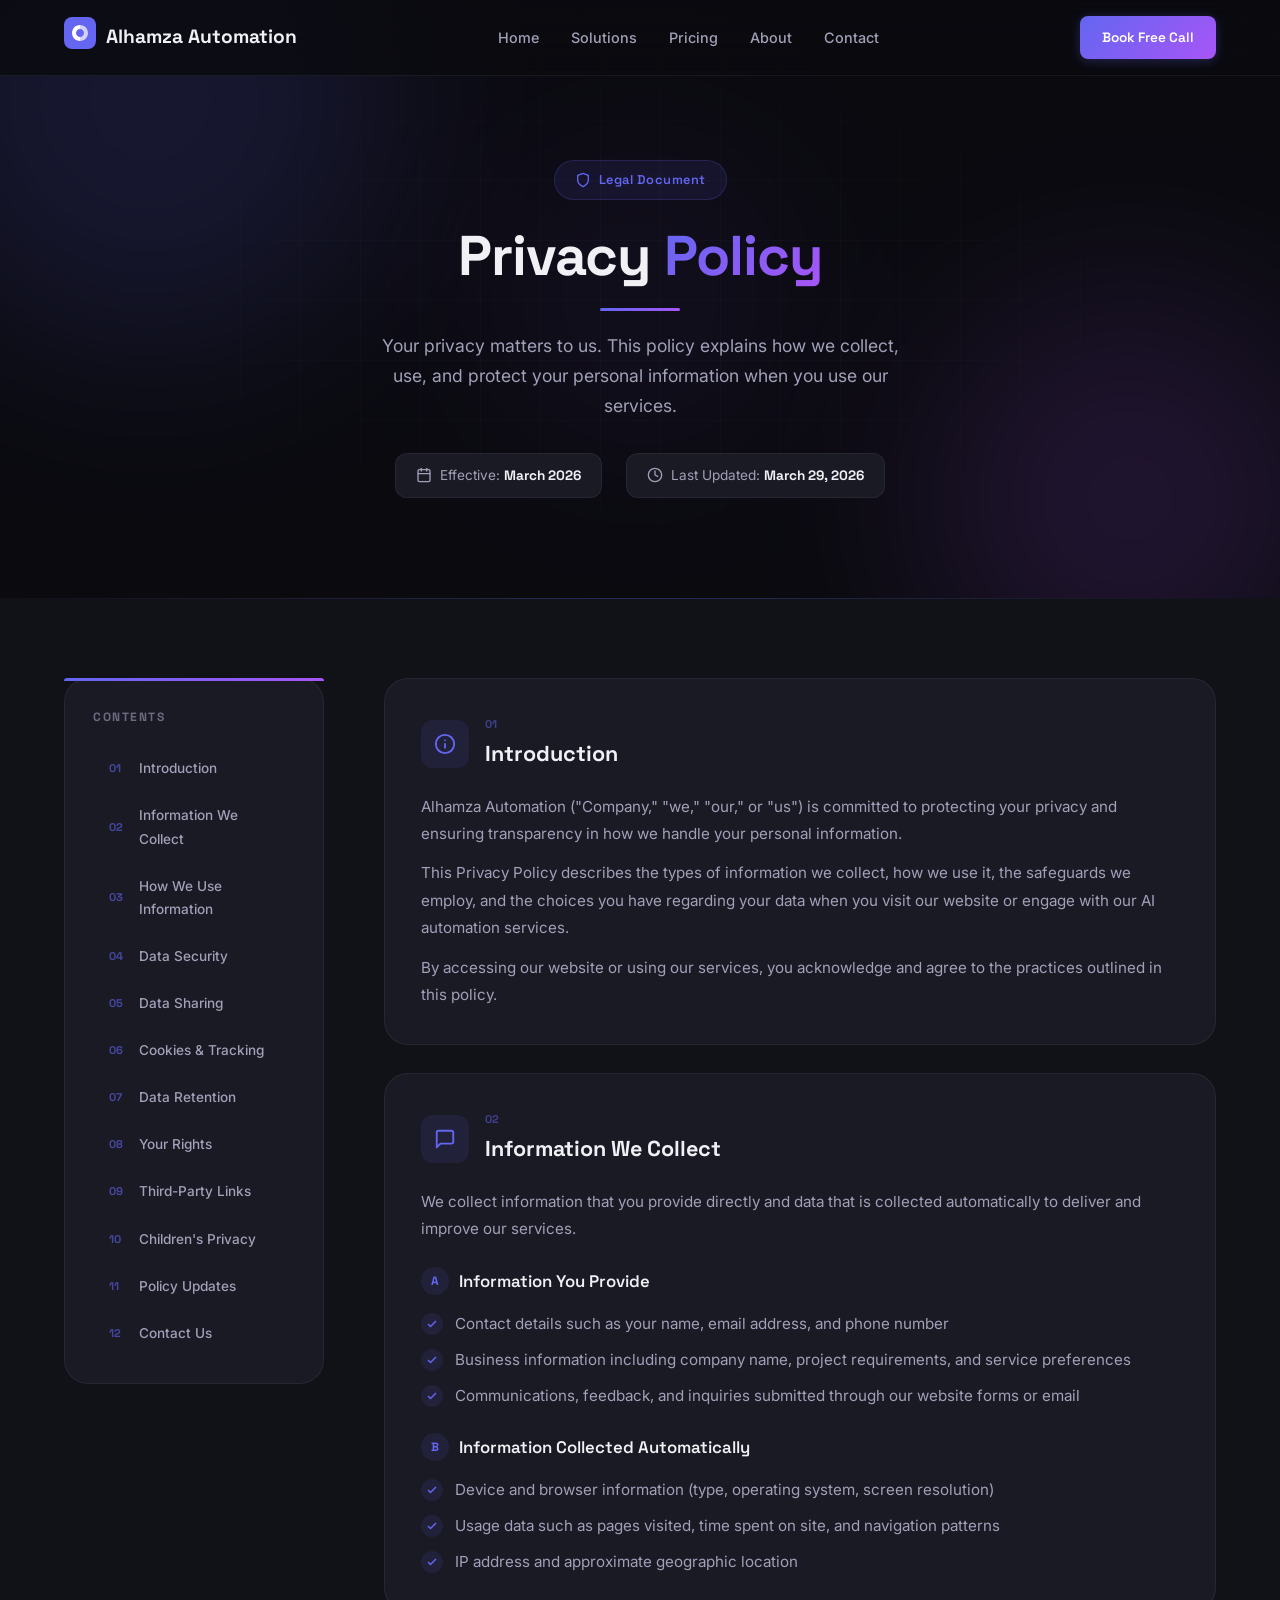
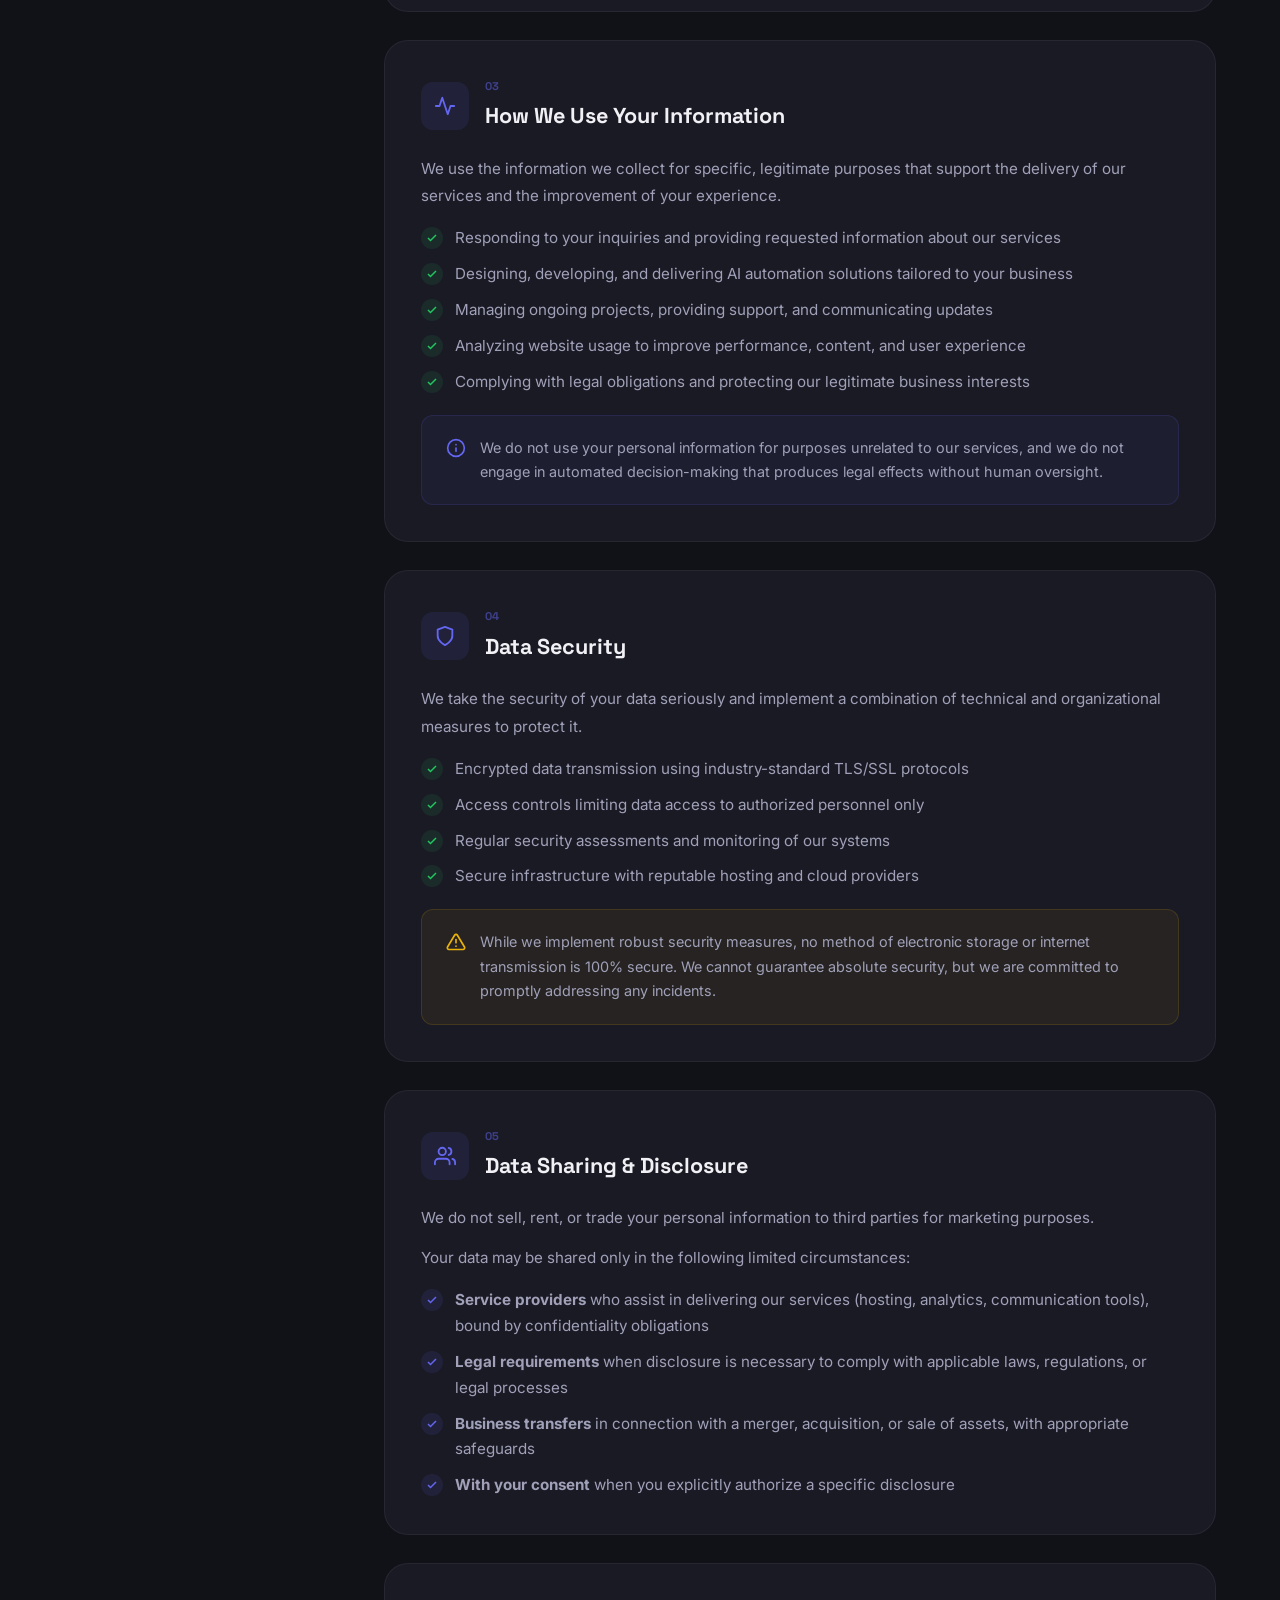
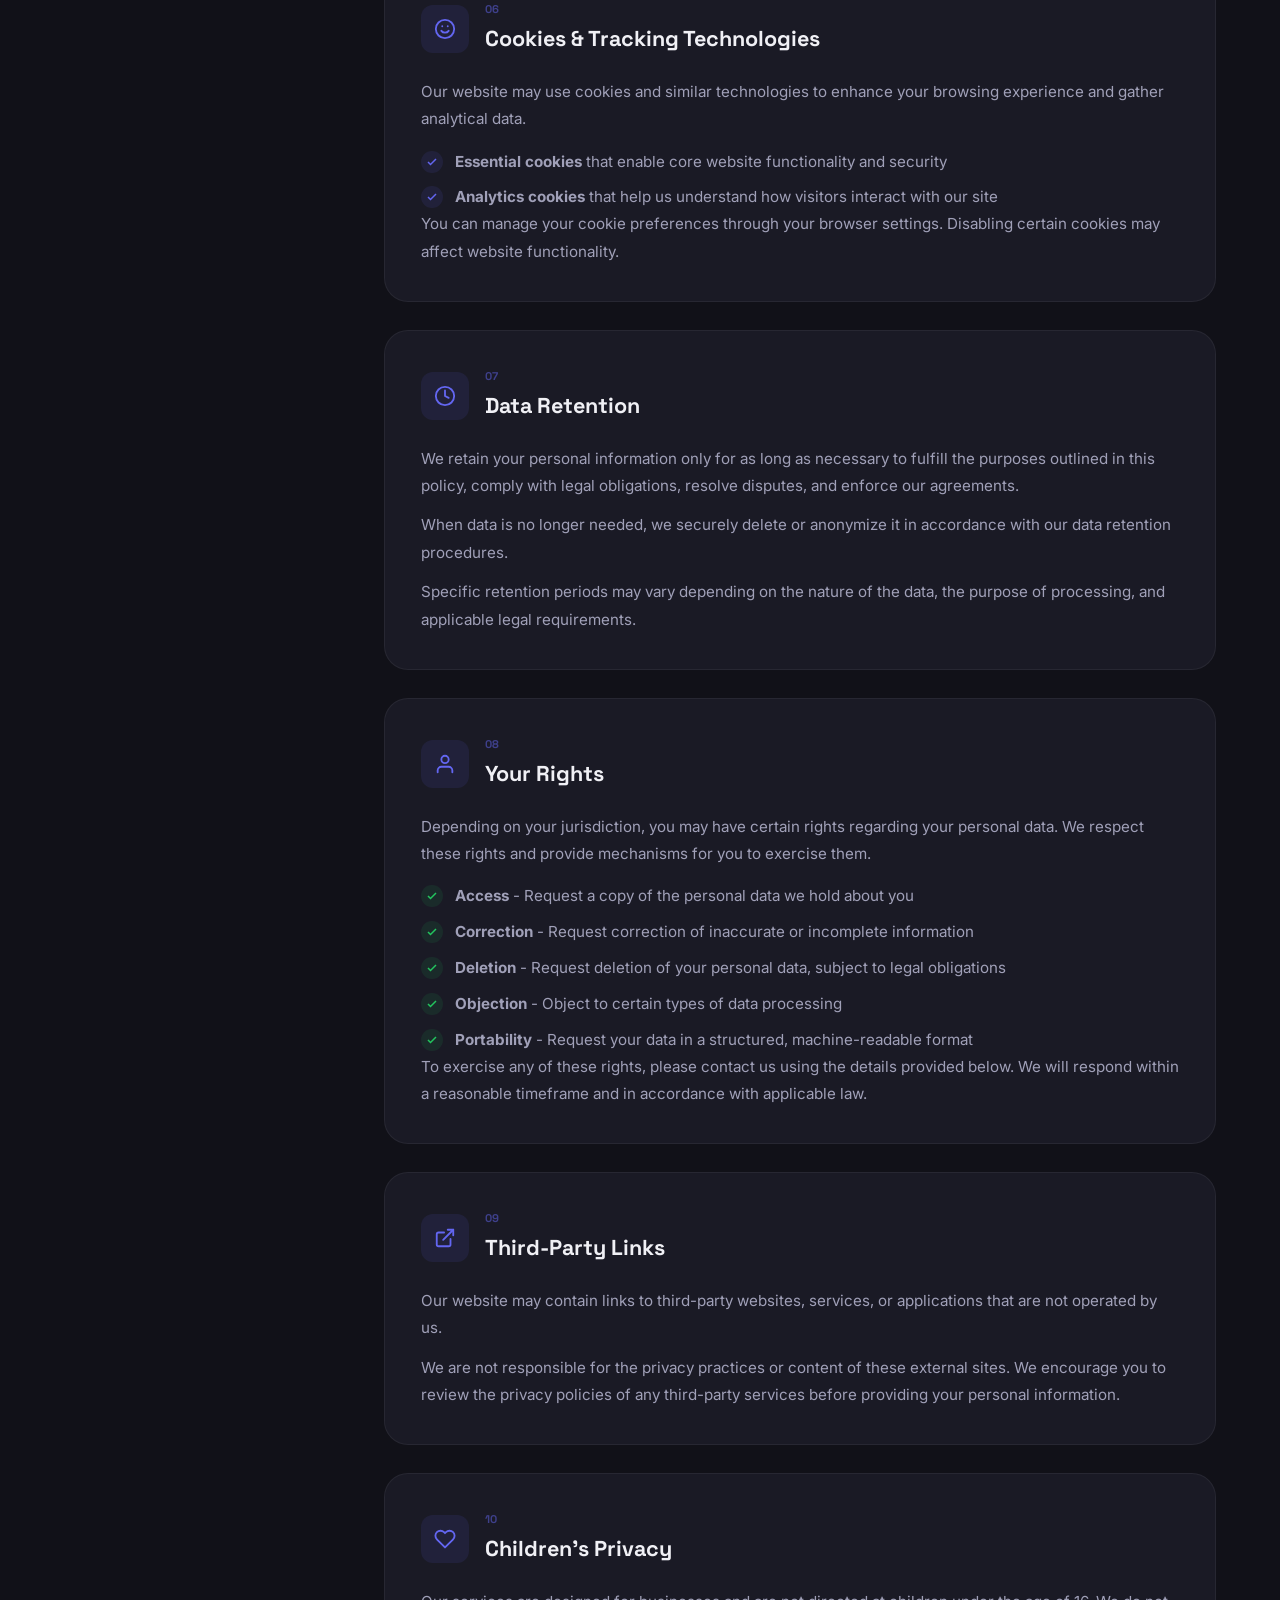
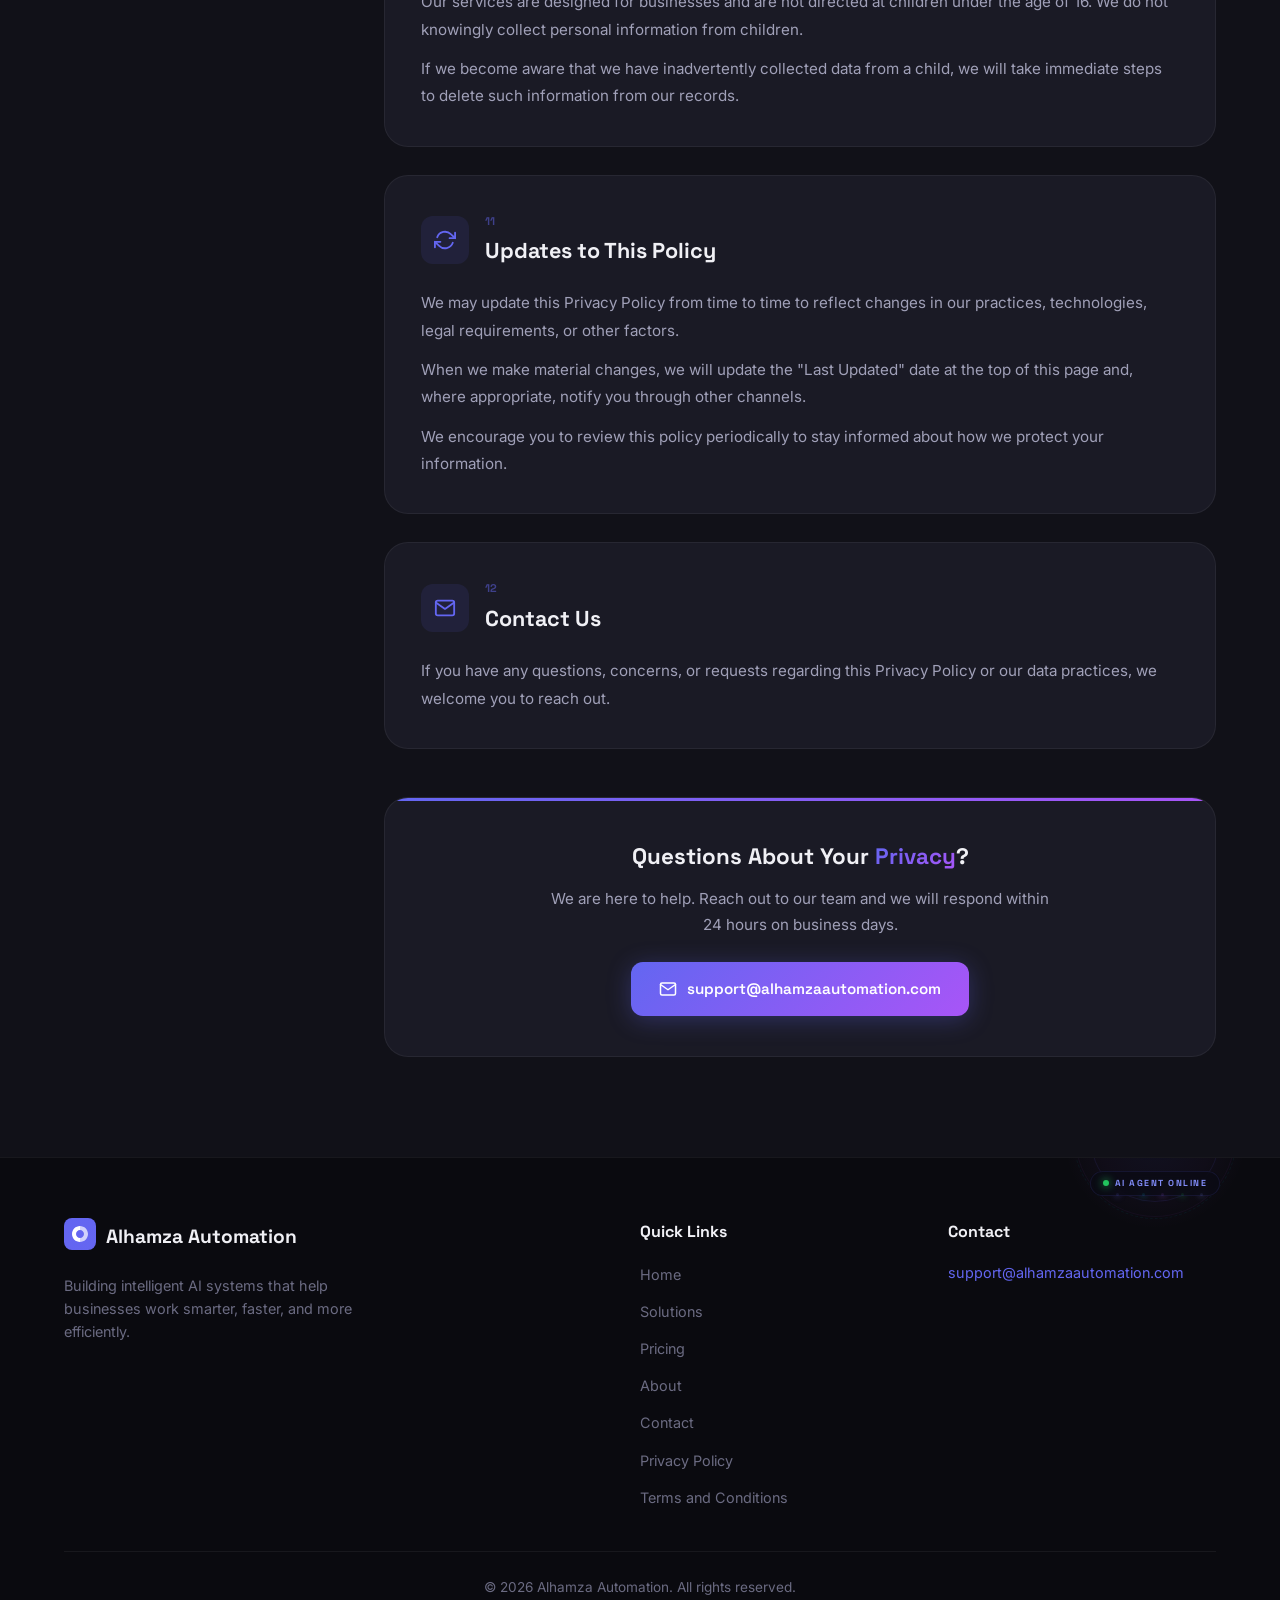
<file: privacy-policy.html>
<!DOCTYPE html>
<html lang="en">
<head>
    <meta charset="UTF-8">
    <meta name="viewport" content="width=device-width, initial-scale=1.0">
    <title>Privacy Policy | Alhamza Automation</title>
    <link rel="stylesheet" href="css/styles.css">
    <link rel="preconnect" href="https://fonts.googleapis.com">
    <link rel="preconnect" href="https://fonts.gstatic.com" crossorigin>
    <link href="https://fonts.googleapis.com/css2?family=Inter:wght@300;400;500;600;700;800&family=Space+Grotesk:wght@400;500;600;700;800&display=swap" rel="stylesheet">
</head>
<body>

    <!-- Navigation -->
    <nav class="navbar">
        <div class="container nav-container">
            <a href="index.html" class="logo">
                <span class="logo-icon">
                    <svg width="32" height="32" viewBox="0 0 32 32" fill="none">
                        <rect width="32" height="32" rx="8" fill="url(#logo-grad)"/>
                        <path d="M8 16C8 11.58 11.58 8 16 8V12C13.79 12 12 13.79 12 16C12 18.21 13.79 20 16 20V24C11.58 24 8 20.42 8 16Z" fill="white"/>
                        <path d="M16 8C20.42 8 24 11.58 24 16C24 20.42 20.42 24 16 24V20C18.21 20 20 18.21 20 16C20 13.79 18.21 12 16 12V8Z" fill="white" opacity="0.7"/>
                        <defs>
                            <linearGradient id="logo-grad" x1="0" y1="0" x2="32" y2="32">
                                <stop stop-color="#6366f1"/>
                                <stop offset="1" stop-color="#a855f7"/>
                            </linearGradient>
                        </defs>
                    </svg>
                </span>
                <span class="logo-text">Alhamza Automation</span>
            </a>
            <ul class="nav-links">
                <li><a href="index.html">Home</a></li>
                <li><a href="solutions.html">Solutions</a></li>
                <li><a href="pricing.html">Pricing</a></li>
                <li><a href="about.html">About</a></li>
                <li><a href="contact.html">Contact</a></li>
            </ul>
            <a href="contact.html#book-consultation" class="nav-cta">Book Free Call</a>
            <button class="mobile-toggle" aria-label="Toggle menu">
                <span></span>
                <span></span>
                <span></span>
            </button>
        </div>
    </nav>

    <!-- Mobile Menu -->
    <div class="mobile-menu">
        <ul class="mobile-nav-links">
            <li><a href="index.html">Home</a></li>
            <li><a href="solutions.html">Solutions</a></li>
            <li><a href="pricing.html">Pricing</a></li>
            <li><a href="about.html">About</a></li>
            <li><a href="contact.html">Contact</a></li>
        </ul>
        <a href="contact.html#book-consultation" class="nav-cta">Book Free Call</a>
    </div>

    <!-- Hero -->
    <section class="legal-hero">
        <div class="legal-hero-bg">
            <div class="legal-hero-orb legal-hero-orb-1"></div>
            <div class="legal-hero-orb legal-hero-orb-2"></div>
            <div class="legal-hero-orb legal-hero-orb-3"></div>
            <div class="legal-hero-grid"></div>
        </div>
        <div class="container">
            <div class="legal-hero-inner">
                <div class="legal-hero-badge">
                    <svg width="16" height="16" viewBox="0 0 24 24" fill="none" stroke="currentColor" stroke-width="2" stroke-linecap="round" stroke-linejoin="round"><path d="M12 22s8-4 8-10V5l-8-3-8 3v7c0 6 8 10 8 10z"/></svg>
                    Legal Document
                </div>
                <h1>Privacy <span class="gradient-text">Policy</span></h1>
                <div class="legal-hero-divider"></div>
                <p class="legal-hero-desc">Your privacy matters to us. This policy explains how we collect, use, and protect your personal information when you use our services.</p>
                <div class="legal-hero-meta">
                    <div class="legal-meta-item">
                        <svg width="16" height="16" viewBox="0 0 24 24" fill="none" stroke="currentColor" stroke-width="2" stroke-linecap="round" stroke-linejoin="round"><rect x="3" y="4" width="18" height="18" rx="2" ry="2"/><line x1="16" y1="2" x2="16" y2="6"/><line x1="8" y1="2" x2="8" y2="6"/><line x1="3" y1="10" x2="21" y2="10"/></svg>
                        <span>Effective: <strong>March 2026</strong></span>
                    </div>
                    <div class="legal-meta-item">
                        <svg width="16" height="16" viewBox="0 0 24 24" fill="none" stroke="currentColor" stroke-width="2" stroke-linecap="round" stroke-linejoin="round"><circle cx="12" cy="12" r="10"/><polyline points="12 6 12 12 16 14"/></svg>
                        <span>Last Updated: <strong>March 29, 2026</strong></span>
                    </div>
                </div>
            </div>
        </div>
    </section>

    <!-- Content -->
    <section class="legal-content-section">
        <div class="container">
            <div class="legal-layout">

                <!-- Table of Contents -->
                <aside class="legal-toc">
                    <div class="legal-toc-card">
                        <div class="legal-toc-title">Contents</div>
                        <div class="legal-toc-list">
                            <a href="#introduction" class="legal-toc-link"><span class="toc-num">01</span> Introduction</a>
                            <a href="#information-collected" class="legal-toc-link"><span class="toc-num">02</span> Information We Collect</a>
                            <a href="#use-of-information" class="legal-toc-link"><span class="toc-num">03</span> How We Use Information</a>
                            <a href="#data-security" class="legal-toc-link"><span class="toc-num">04</span> Data Security</a>
                            <a href="#data-sharing" class="legal-toc-link"><span class="toc-num">05</span> Data Sharing</a>
                            <a href="#cookies" class="legal-toc-link"><span class="toc-num">06</span> Cookies & Tracking</a>
                            <a href="#data-retention" class="legal-toc-link"><span class="toc-num">07</span> Data Retention</a>
                            <a href="#your-rights" class="legal-toc-link"><span class="toc-num">08</span> Your Rights</a>
                            <a href="#third-party" class="legal-toc-link"><span class="toc-num">09</span> Third-Party Links</a>
                            <a href="#children" class="legal-toc-link"><span class="toc-num">10</span> Children's Privacy</a>
                            <a href="#updates" class="legal-toc-link"><span class="toc-num">11</span> Policy Updates</a>
                            <a href="#contact" class="legal-toc-link"><span class="toc-num">12</span> Contact Us</a>
                        </div>
                    </div>
                </aside>

                <!-- Cards -->
                <div class="legal-cards">

                    <!-- 1. Introduction -->
                    <div class="legal-card" id="introduction">
                        <div class="legal-card-header">
                            <div class="legal-card-icon">
                                <svg width="22" height="22" viewBox="0 0 24 24" fill="none" stroke="currentColor" stroke-width="2" stroke-linecap="round" stroke-linejoin="round"><circle cx="12" cy="12" r="10"/><line x1="12" y1="16" x2="12" y2="12"/><line x1="12" y1="8" x2="12.01" y2="8"/></svg>
                            </div>
                            <div>
                                <span class="legal-card-num">01</span>
                                <h2>Introduction</h2>
                            </div>
                        </div>
                        <p>Alhamza Automation ("Company," "we," "our," or "us") is committed to protecting your privacy and ensuring transparency in how we handle your personal information.</p>
                        <p>This Privacy Policy describes the types of information we collect, how we use it, the safeguards we employ, and the choices you have regarding your data when you visit our website or engage with our AI automation services.</p>
                        <p>By accessing our website or using our services, you acknowledge and agree to the practices outlined in this policy.</p>
                    </div>

                    <!-- 2. Information We Collect -->
                    <div class="legal-card" id="information-collected">
                        <div class="legal-card-header">
                            <div class="legal-card-icon">
                                <svg width="22" height="22" viewBox="0 0 24 24" fill="none" stroke="currentColor" stroke-width="2" stroke-linecap="round" stroke-linejoin="round"><path d="M21 15a2 2 0 0 1-2 2H7l-4 4V5a2 2 0 0 1 2-2h14a2 2 0 0 1 2 2z"/></svg>
                            </div>
                            <div>
                                <span class="legal-card-num">02</span>
                                <h2>Information We Collect</h2>
                            </div>
                        </div>
                        <p>We collect information that you provide directly and data that is collected automatically to deliver and improve our services.</p>

                        <div class="legal-sub-heading"><span class="sub-num">A</span> Information You Provide</div>
                        <ul class="legal-card-list">
                            <li>
                                <span class="list-icon"><svg width="12" height="12" viewBox="0 0 24 24" fill="none" stroke="currentColor" stroke-width="3"><polyline points="20 6 9 17 4 12"/></svg></span>
                                <span>Contact details such as your name, email address, and phone number</span>
                            </li>
                            <li>
                                <span class="list-icon"><svg width="12" height="12" viewBox="0 0 24 24" fill="none" stroke="currentColor" stroke-width="3"><polyline points="20 6 9 17 4 12"/></svg></span>
                                <span>Business information including company name, project requirements, and service preferences</span>
                            </li>
                            <li>
                                <span class="list-icon"><svg width="12" height="12" viewBox="0 0 24 24" fill="none" stroke="currentColor" stroke-width="3"><polyline points="20 6 9 17 4 12"/></svg></span>
                                <span>Communications, feedback, and inquiries submitted through our website forms or email</span>
                            </li>
                        </ul>

                        <div class="legal-sub-heading"><span class="sub-num">B</span> Information Collected Automatically</div>
                        <ul class="legal-card-list">
                            <li>
                                <span class="list-icon"><svg width="12" height="12" viewBox="0 0 24 24" fill="none" stroke="currentColor" stroke-width="3"><polyline points="20 6 9 17 4 12"/></svg></span>
                                <span>Device and browser information (type, operating system, screen resolution)</span>
                            </li>
                            <li>
                                <span class="list-icon"><svg width="12" height="12" viewBox="0 0 24 24" fill="none" stroke="currentColor" stroke-width="3"><polyline points="20 6 9 17 4 12"/></svg></span>
                                <span>Usage data such as pages visited, time spent on site, and navigation patterns</span>
                            </li>
                            <li>
                                <span class="list-icon"><svg width="12" height="12" viewBox="0 0 24 24" fill="none" stroke="currentColor" stroke-width="3"><polyline points="20 6 9 17 4 12"/></svg></span>
                                <span>IP address and approximate geographic location</span>
                            </li>
                        </ul>
                    </div>

                    <!-- 3. How We Use Information -->
                    <div class="legal-card" id="use-of-information">
                        <div class="legal-card-header">
                            <div class="legal-card-icon">
                                <svg width="22" height="22" viewBox="0 0 24 24" fill="none" stroke="currentColor" stroke-width="2" stroke-linecap="round" stroke-linejoin="round"><polyline points="22 12 18 12 15 21 9 3 6 12 2 12"/></svg>
                            </div>
                            <div>
                                <span class="legal-card-num">03</span>
                                <h2>How We Use Your Information</h2>
                            </div>
                        </div>
                        <p>We use the information we collect for specific, legitimate purposes that support the delivery of our services and the improvement of your experience.</p>
                        <ul class="legal-card-list check-list">
                            <li>
                                <span class="list-icon"><svg width="12" height="12" viewBox="0 0 24 24" fill="none" stroke="currentColor" stroke-width="3"><polyline points="20 6 9 17 4 12"/></svg></span>
                                <span>Responding to your inquiries and providing requested information about our services</span>
                            </li>
                            <li>
                                <span class="list-icon"><svg width="12" height="12" viewBox="0 0 24 24" fill="none" stroke="currentColor" stroke-width="3"><polyline points="20 6 9 17 4 12"/></svg></span>
                                <span>Designing, developing, and delivering AI automation solutions tailored to your business</span>
                            </li>
                            <li>
                                <span class="list-icon"><svg width="12" height="12" viewBox="0 0 24 24" fill="none" stroke="currentColor" stroke-width="3"><polyline points="20 6 9 17 4 12"/></svg></span>
                                <span>Managing ongoing projects, providing support, and communicating updates</span>
                            </li>
                            <li>
                                <span class="list-icon"><svg width="12" height="12" viewBox="0 0 24 24" fill="none" stroke="currentColor" stroke-width="3"><polyline points="20 6 9 17 4 12"/></svg></span>
                                <span>Analyzing website usage to improve performance, content, and user experience</span>
                            </li>
                            <li>
                                <span class="list-icon"><svg width="12" height="12" viewBox="0 0 24 24" fill="none" stroke="currentColor" stroke-width="3"><polyline points="20 6 9 17 4 12"/></svg></span>
                                <span>Complying with legal obligations and protecting our legitimate business interests</span>
                            </li>
                        </ul>
                        <div class="legal-info-box">
                            <svg width="20" height="20" viewBox="0 0 24 24" fill="none" stroke="currentColor" stroke-width="2" stroke-linecap="round" stroke-linejoin="round"><circle cx="12" cy="12" r="10"/><line x1="12" y1="16" x2="12" y2="12"/><line x1="12" y1="8" x2="12.01" y2="8"/></svg>
                            <p>We do not use your personal information for purposes unrelated to our services, and we do not engage in automated decision-making that produces legal effects without human oversight.</p>
                        </div>
                    </div>

                    <!-- 4. Data Security -->
                    <div class="legal-card" id="data-security">
                        <div class="legal-card-header">
                            <div class="legal-card-icon">
                                <svg width="22" height="22" viewBox="0 0 24 24" fill="none" stroke="currentColor" stroke-width="2" stroke-linecap="round" stroke-linejoin="round"><path d="M12 22s8-4 8-10V5l-8-3-8 3v7c0 6 8 10 8 10z"/></svg>
                            </div>
                            <div>
                                <span class="legal-card-num">04</span>
                                <h2>Data Security</h2>
                            </div>
                        </div>
                        <p>We take the security of your data seriously and implement a combination of technical and organizational measures to protect it.</p>
                        <ul class="legal-card-list check-list">
                            <li>
                                <span class="list-icon"><svg width="12" height="12" viewBox="0 0 24 24" fill="none" stroke="currentColor" stroke-width="3"><polyline points="20 6 9 17 4 12"/></svg></span>
                                <span>Encrypted data transmission using industry-standard TLS/SSL protocols</span>
                            </li>
                            <li>
                                <span class="list-icon"><svg width="12" height="12" viewBox="0 0 24 24" fill="none" stroke="currentColor" stroke-width="3"><polyline points="20 6 9 17 4 12"/></svg></span>
                                <span>Access controls limiting data access to authorized personnel only</span>
                            </li>
                            <li>
                                <span class="list-icon"><svg width="12" height="12" viewBox="0 0 24 24" fill="none" stroke="currentColor" stroke-width="3"><polyline points="20 6 9 17 4 12"/></svg></span>
                                <span>Regular security assessments and monitoring of our systems</span>
                            </li>
                            <li>
                                <span class="list-icon"><svg width="12" height="12" viewBox="0 0 24 24" fill="none" stroke="currentColor" stroke-width="3"><polyline points="20 6 9 17 4 12"/></svg></span>
                                <span>Secure infrastructure with reputable hosting and cloud providers</span>
                            </li>
                        </ul>
                        <div class="legal-info-box warning">
                            <svg width="20" height="20" viewBox="0 0 24 24" fill="none" stroke="currentColor" stroke-width="2" stroke-linecap="round" stroke-linejoin="round"><path d="M10.29 3.86L1.82 18a2 2 0 0 0 1.71 3h16.94a2 2 0 0 0 1.71-3L13.71 3.86a2 2 0 0 0-3.42 0z"/><line x1="12" y1="9" x2="12" y2="13"/><line x1="12" y1="17" x2="12.01" y2="17"/></svg>
                            <p>While we implement robust security measures, no method of electronic storage or internet transmission is 100% secure. We cannot guarantee absolute security, but we are committed to promptly addressing any incidents.</p>
                        </div>
                    </div>

                    <!-- 5. Data Sharing -->
                    <div class="legal-card" id="data-sharing">
                        <div class="legal-card-header">
                            <div class="legal-card-icon">
                                <svg width="22" height="22" viewBox="0 0 24 24" fill="none" stroke="currentColor" stroke-width="2" stroke-linecap="round" stroke-linejoin="round"><path d="M17 21v-2a4 4 0 0 0-4-4H5a4 4 0 0 0-4 4v2"/><circle cx="9" cy="7" r="4"/><path d="M23 21v-2a4 4 0 0 0-3-3.87"/><path d="M16 3.13a4 4 0 0 1 0 7.75"/></svg>
                            </div>
                            <div>
                                <span class="legal-card-num">05</span>
                                <h2>Data Sharing & Disclosure</h2>
                            </div>
                        </div>
                        <p>We do not sell, rent, or trade your personal information to third parties for marketing purposes.</p>
                        <p>Your data may be shared only in the following limited circumstances:</p>
                        <ul class="legal-card-list">
                            <li>
                                <span class="list-icon"><svg width="12" height="12" viewBox="0 0 24 24" fill="none" stroke="currentColor" stroke-width="3"><polyline points="20 6 9 17 4 12"/></svg></span>
                                <span><strong>Service providers</strong> who assist in delivering our services (hosting, analytics, communication tools), bound by confidentiality obligations</span>
                            </li>
                            <li>
                                <span class="list-icon"><svg width="12" height="12" viewBox="0 0 24 24" fill="none" stroke="currentColor" stroke-width="3"><polyline points="20 6 9 17 4 12"/></svg></span>
                                <span><strong>Legal requirements</strong> when disclosure is necessary to comply with applicable laws, regulations, or legal processes</span>
                            </li>
                            <li>
                                <span class="list-icon"><svg width="12" height="12" viewBox="0 0 24 24" fill="none" stroke="currentColor" stroke-width="3"><polyline points="20 6 9 17 4 12"/></svg></span>
                                <span><strong>Business transfers</strong> in connection with a merger, acquisition, or sale of assets, with appropriate safeguards</span>
                            </li>
                            <li>
                                <span class="list-icon"><svg width="12" height="12" viewBox="0 0 24 24" fill="none" stroke="currentColor" stroke-width="3"><polyline points="20 6 9 17 4 12"/></svg></span>
                                <span><strong>With your consent</strong> when you explicitly authorize a specific disclosure</span>
                            </li>
                        </ul>
                    </div>

                    <!-- 6. Cookies -->
                    <div class="legal-card" id="cookies">
                        <div class="legal-card-header">
                            <div class="legal-card-icon">
                                <svg width="22" height="22" viewBox="0 0 24 24" fill="none" stroke="currentColor" stroke-width="2" stroke-linecap="round" stroke-linejoin="round"><circle cx="12" cy="12" r="10"/><path d="M8 14s1.5 2 4 2 4-2 4-2"/><line x1="9" y1="9" x2="9.01" y2="9"/><line x1="15" y1="9" x2="15.01" y2="9"/></svg>
                            </div>
                            <div>
                                <span class="legal-card-num">06</span>
                                <h2>Cookies & Tracking Technologies</h2>
                            </div>
                        </div>
                        <p>Our website may use cookies and similar technologies to enhance your browsing experience and gather analytical data.</p>
                        <ul class="legal-card-list">
                            <li>
                                <span class="list-icon"><svg width="12" height="12" viewBox="0 0 24 24" fill="none" stroke="currentColor" stroke-width="3"><polyline points="20 6 9 17 4 12"/></svg></span>
                                <span><strong>Essential cookies</strong> that enable core website functionality and security</span>
                            </li>
                            <li>
                                <span class="list-icon"><svg width="12" height="12" viewBox="0 0 24 24" fill="none" stroke="currentColor" stroke-width="3"><polyline points="20 6 9 17 4 12"/></svg></span>
                                <span><strong>Analytics cookies</strong> that help us understand how visitors interact with our site</span>
                            </li>
                        </ul>
                        <p>You can manage your cookie preferences through your browser settings. Disabling certain cookies may affect website functionality.</p>
                    </div>

                    <!-- 7. Data Retention -->
                    <div class="legal-card" id="data-retention">
                        <div class="legal-card-header">
                            <div class="legal-card-icon">
                                <svg width="22" height="22" viewBox="0 0 24 24" fill="none" stroke="currentColor" stroke-width="2" stroke-linecap="round" stroke-linejoin="round"><circle cx="12" cy="12" r="10"/><polyline points="12 6 12 12 16 14"/></svg>
                            </div>
                            <div>
                                <span class="legal-card-num">07</span>
                                <h2>Data Retention</h2>
                            </div>
                        </div>
                        <p>We retain your personal information only for as long as necessary to fulfill the purposes outlined in this policy, comply with legal obligations, resolve disputes, and enforce our agreements.</p>
                        <p>When data is no longer needed, we securely delete or anonymize it in accordance with our data retention procedures.</p>
                        <p>Specific retention periods may vary depending on the nature of the data, the purpose of processing, and applicable legal requirements.</p>
                    </div>

                    <!-- 8. Your Rights -->
                    <div class="legal-card" id="your-rights">
                        <div class="legal-card-header">
                            <div class="legal-card-icon">
                                <svg width="22" height="22" viewBox="0 0 24 24" fill="none" stroke="currentColor" stroke-width="2" stroke-linecap="round" stroke-linejoin="round"><path d="M20 21v-2a4 4 0 0 0-4-4H8a4 4 0 0 0-4 4v2"/><circle cx="12" cy="7" r="4"/></svg>
                            </div>
                            <div>
                                <span class="legal-card-num">08</span>
                                <h2>Your Rights</h2>
                            </div>
                        </div>
                        <p>Depending on your jurisdiction, you may have certain rights regarding your personal data. We respect these rights and provide mechanisms for you to exercise them.</p>
                        <ul class="legal-card-list check-list">
                            <li>
                                <span class="list-icon"><svg width="12" height="12" viewBox="0 0 24 24" fill="none" stroke="currentColor" stroke-width="3"><polyline points="20 6 9 17 4 12"/></svg></span>
                                <span><strong>Access</strong> - Request a copy of the personal data we hold about you</span>
                            </li>
                            <li>
                                <span class="list-icon"><svg width="12" height="12" viewBox="0 0 24 24" fill="none" stroke="currentColor" stroke-width="3"><polyline points="20 6 9 17 4 12"/></svg></span>
                                <span><strong>Correction</strong> - Request correction of inaccurate or incomplete information</span>
                            </li>
                            <li>
                                <span class="list-icon"><svg width="12" height="12" viewBox="0 0 24 24" fill="none" stroke="currentColor" stroke-width="3"><polyline points="20 6 9 17 4 12"/></svg></span>
                                <span><strong>Deletion</strong> - Request deletion of your personal data, subject to legal obligations</span>
                            </li>
                            <li>
                                <span class="list-icon"><svg width="12" height="12" viewBox="0 0 24 24" fill="none" stroke="currentColor" stroke-width="3"><polyline points="20 6 9 17 4 12"/></svg></span>
                                <span><strong>Objection</strong> - Object to certain types of data processing</span>
                            </li>
                            <li>
                                <span class="list-icon"><svg width="12" height="12" viewBox="0 0 24 24" fill="none" stroke="currentColor" stroke-width="3"><polyline points="20 6 9 17 4 12"/></svg></span>
                                <span><strong>Portability</strong> - Request your data in a structured, machine-readable format</span>
                            </li>
                        </ul>
                        <p>To exercise any of these rights, please contact us using the details provided below. We will respond within a reasonable timeframe and in accordance with applicable law.</p>
                    </div>

                    <!-- 9. Third-Party Links -->
                    <div class="legal-card" id="third-party">
                        <div class="legal-card-header">
                            <div class="legal-card-icon">
                                <svg width="22" height="22" viewBox="0 0 24 24" fill="none" stroke="currentColor" stroke-width="2" stroke-linecap="round" stroke-linejoin="round"><path d="M18 13v6a2 2 0 0 1-2 2H5a2 2 0 0 1-2-2V8a2 2 0 0 1 2-2h6"/><polyline points="15 3 21 3 21 9"/><line x1="10" y1="14" x2="21" y2="3"/></svg>
                            </div>
                            <div>
                                <span class="legal-card-num">09</span>
                                <h2>Third-Party Links</h2>
                            </div>
                        </div>
                        <p>Our website may contain links to third-party websites, services, or applications that are not operated by us.</p>
                        <p>We are not responsible for the privacy practices or content of these external sites. We encourage you to review the privacy policies of any third-party services before providing your personal information.</p>
                    </div>

                    <!-- 10. Children's Privacy -->
                    <div class="legal-card" id="children">
                        <div class="legal-card-header">
                            <div class="legal-card-icon">
                                <svg width="22" height="22" viewBox="0 0 24 24" fill="none" stroke="currentColor" stroke-width="2" stroke-linecap="round" stroke-linejoin="round"><path d="M20.84 4.61a5.5 5.5 0 0 0-7.78 0L12 5.67l-1.06-1.06a5.5 5.5 0 0 0-7.78 7.78l1.06 1.06L12 21.23l7.78-7.78 1.06-1.06a5.5 5.5 0 0 0 0-7.78z"/></svg>
                            </div>
                            <div>
                                <span class="legal-card-num">10</span>
                                <h2>Children's Privacy</h2>
                            </div>
                        </div>
                        <p>Our services are designed for businesses and are not directed at children under the age of 16. We do not knowingly collect personal information from children.</p>
                        <p>If we become aware that we have inadvertently collected data from a child, we will take immediate steps to delete such information from our records.</p>
                    </div>

                    <!-- 11. Policy Updates -->
                    <div class="legal-card" id="updates">
                        <div class="legal-card-header">
                            <div class="legal-card-icon">
                                <svg width="22" height="22" viewBox="0 0 24 24" fill="none" stroke="currentColor" stroke-width="2" stroke-linecap="round" stroke-linejoin="round"><polyline points="23 4 23 10 17 10"/><polyline points="1 20 1 14 7 14"/><path d="M3.51 9a9 9 0 0 1 14.85-3.36L23 10M1 14l4.64 4.36A9 9 0 0 0 20.49 15"/></svg>
                            </div>
                            <div>
                                <span class="legal-card-num">11</span>
                                <h2>Updates to This Policy</h2>
                            </div>
                        </div>
                        <p>We may update this Privacy Policy from time to time to reflect changes in our practices, technologies, legal requirements, or other factors.</p>
                        <p>When we make material changes, we will update the "Last Updated" date at the top of this page and, where appropriate, notify you through other channels.</p>
                        <p>We encourage you to review this policy periodically to stay informed about how we protect your information.</p>
                    </div>

                    <!-- 12. Contact -->
                    <div class="legal-card" id="contact">
                        <div class="legal-card-header">
                            <div class="legal-card-icon">
                                <svg width="22" height="22" viewBox="0 0 24 24" fill="none" stroke="currentColor" stroke-width="2" stroke-linecap="round" stroke-linejoin="round"><path d="M4 4h16c1.1 0 2 .9 2 2v12c0 1.1-.9 2-2 2H4c-1.1 0-2-.9-2-2V6c0-1.1.9-2 2-2z"/><polyline points="22,6 12,13 2,6"/></svg>
                            </div>
                            <div>
                                <span class="legal-card-num">12</span>
                                <h2>Contact Us</h2>
                            </div>
                        </div>
                        <p>If you have any questions, concerns, or requests regarding this Privacy Policy or our data practices, we welcome you to reach out.</p>
                    </div>

                    <!-- CTA Banner -->
                    <div class="legal-cta-banner">
                        <h3>Questions About Your <span class="gradient-text">Privacy</span>?</h3>
                        <p>We are here to help. Reach out to our team and we will respond within 24 hours on business days.</p>
                        <a href="mailto:support@alhamzaautomation.com" class="legal-cta-email">
                            <svg width="18" height="18" viewBox="0 0 24 24" fill="none" stroke="currentColor" stroke-width="2" stroke-linecap="round" stroke-linejoin="round"><path d="M4 4h16c1.1 0 2 .9 2 2v12c0 1.1-.9 2-2 2H4c-1.1 0-2-.9-2-2V6c0-1.1.9-2 2-2z"/><polyline points="22,6 12,13 2,6"/></svg>
                            support@alhamzaautomation.com
                        </a>
                    </div>

                </div>
            </div>
        </div>
    </section>

    <!-- Footer -->
    <footer class="footer">
        <div class="footer-agent">
            <div class="fa-glow"></div>
            <div class="fa-ring fa-ring-1"></div>
            <div class="fa-ring fa-ring-2"></div>
            <div class="fa-body">
                <div class="fa-ears">
                    <div class="fa-ear fa-ear-l"><div class="fa-ear-in"></div></div>
                    <div class="fa-ear fa-ear-r"><div class="fa-ear-in"></div></div>
                </div>
                <div class="fa-head">
                    <div class="fa-eye fa-eye-l">
                        <div class="fa-eye-bg"><div class="fa-iris"><div class="fa-pupil"></div><div class="fa-shine"></div></div></div>
                    </div>
                    <div class="fa-eye fa-eye-r">
                        <div class="fa-eye-bg"><div class="fa-iris"><div class="fa-pupil"></div><div class="fa-shine"></div></div></div>
                    </div>
                    <div class="fa-nose"></div>
                    <div class="fa-smile"></div>
                    <div class="fa-whisker fa-wl1"></div>
                    <div class="fa-whisker fa-wl2"></div>
                    <div class="fa-whisker fa-wr1"></div>
                    <div class="fa-whisker fa-wr2"></div>
                </div>
                <div class="fa-chest">
                    <div class="fa-core"></div>
                    <div class="fa-core-ring"></div>
                </div>
                <div class="fa-tail"><div class="fa-tail-glow"></div></div>
            </div>
            <div class="fa-status">
                <div class="fa-status-dot"></div>
                <span>AI AGENT ONLINE</span>
            </div>
            <div class="fa-particles">
                <div class="fa-p fp-1"></div>
                <div class="fa-p fp-2"></div>
                <div class="fa-p fp-3"></div>
                <div class="fa-p fp-4"></div>
                <div class="fa-p fp-5"></div>
            </div>
        </div>
        <div class="container">
            <div class="footer-content">
                <div class="footer-brand">
                    <a href="index.html" class="logo">
                        <span class="logo-icon">
                            <svg width="32" height="32" viewBox="0 0 32 32" fill="none">
                                <rect width="32" height="32" rx="8" fill="url(#logo-grad-f)"/>
                                <path d="M8 16C8 11.58 11.58 8 16 8V12C13.79 12 12 13.79 12 16C12 18.21 13.79 20 16 20V24C11.58 24 8 20.42 8 16Z" fill="white"/>
                                <path d="M16 8C20.42 8 24 11.58 24 16C24 20.42 20.42 24 16 24V20C18.21 20 20 18.21 20 16C20 13.79 18.21 12 16 12V8Z" fill="white" opacity="0.7"/>
                                <defs><linearGradient id="logo-grad-f" x1="0" y1="0" x2="32" y2="32"><stop stop-color="#6366f1"/><stop offset="1" stop-color="#a855f7"/></linearGradient></defs>
                            </svg>
                        </span>
                        <span class="logo-text">Alhamza Automation</span>
                    </a>
                    <p>Building intelligent AI systems that help businesses work smarter, faster, and more efficiently.</p>
                </div>
                <div class="footer-links">
                    <h4>Quick Links</h4>
                    <ul>
                        <li><a href="index.html">Home</a></li>
                        <li><a href="solutions.html">Solutions</a></li>
                        <li><a href="pricing.html">Pricing</a></li>
                        <li><a href="about.html">About</a></li>
                        <li><a href="contact.html">Contact</a></li>
                        <li><a href="privacy-policy.html">Privacy Policy</a></li>
                        <li><a href="terms-and-conditions.html">Terms and Conditions</a></li>
                    </ul>
                </div>
                <div class="footer-contact">
                    <h4>Contact</h4>
                    <p><a href="mailto:support@alhamzaautomation.com">support@alhamzaautomation.com</a></p>
                </div>
            </div>
            <div class="footer-bottom">
                <p>&copy; 2026 Alhamza Automation. All rights reserved.</p>
            </div>
        </div>
    </footer>

    <script src="js/main.js"></script>
</body>
</html>
</file>
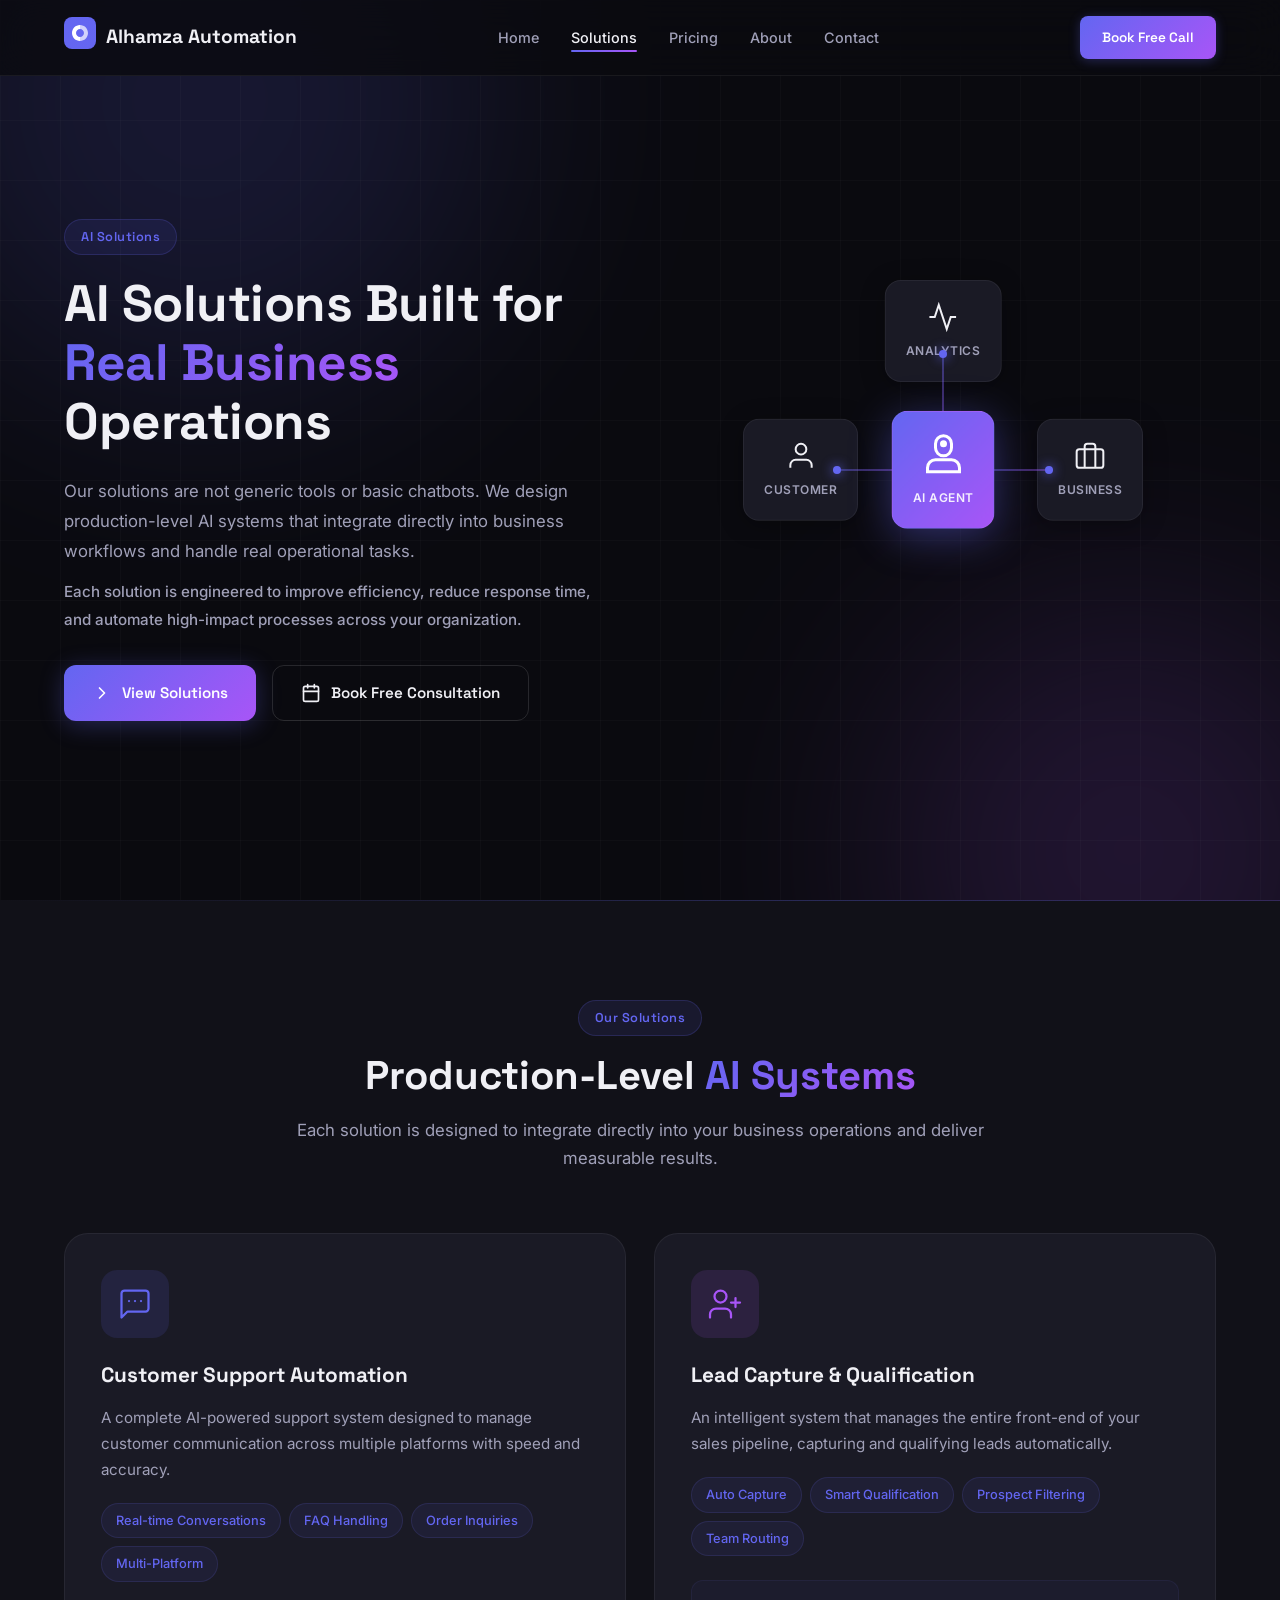
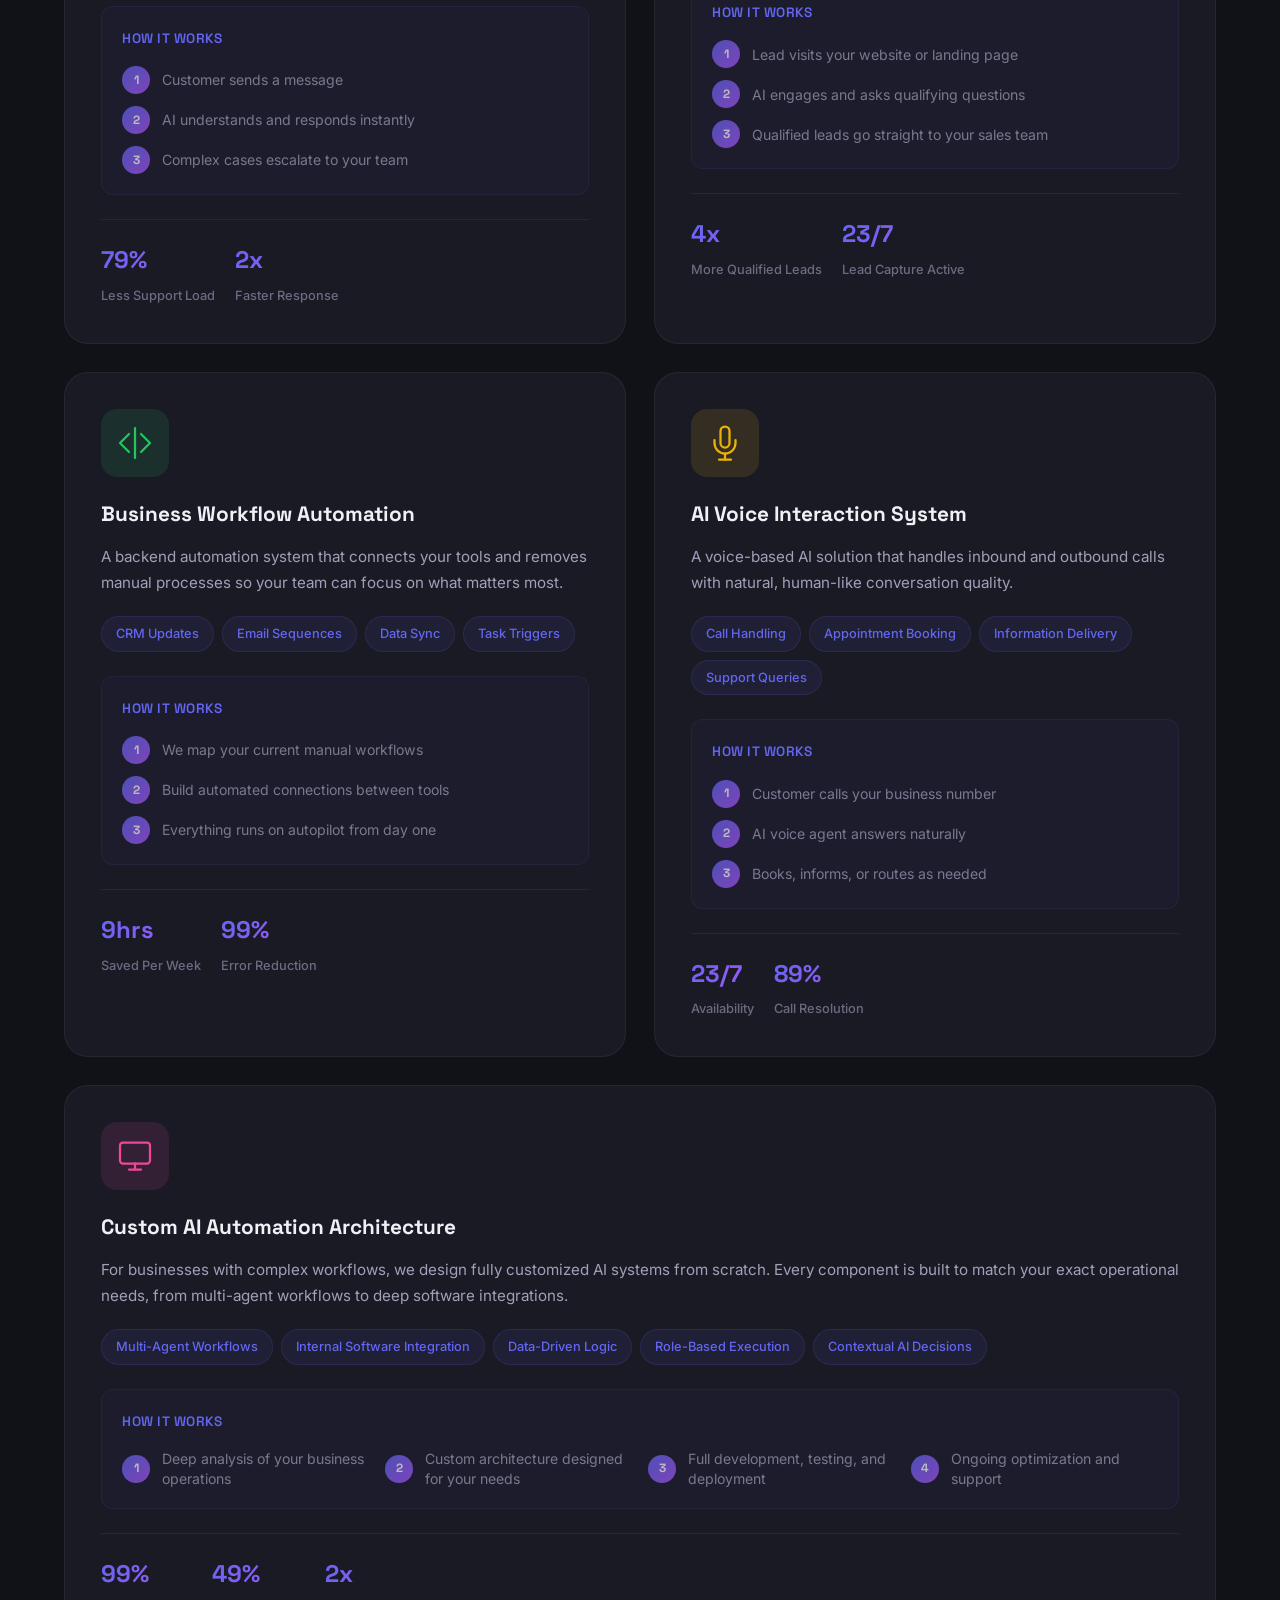
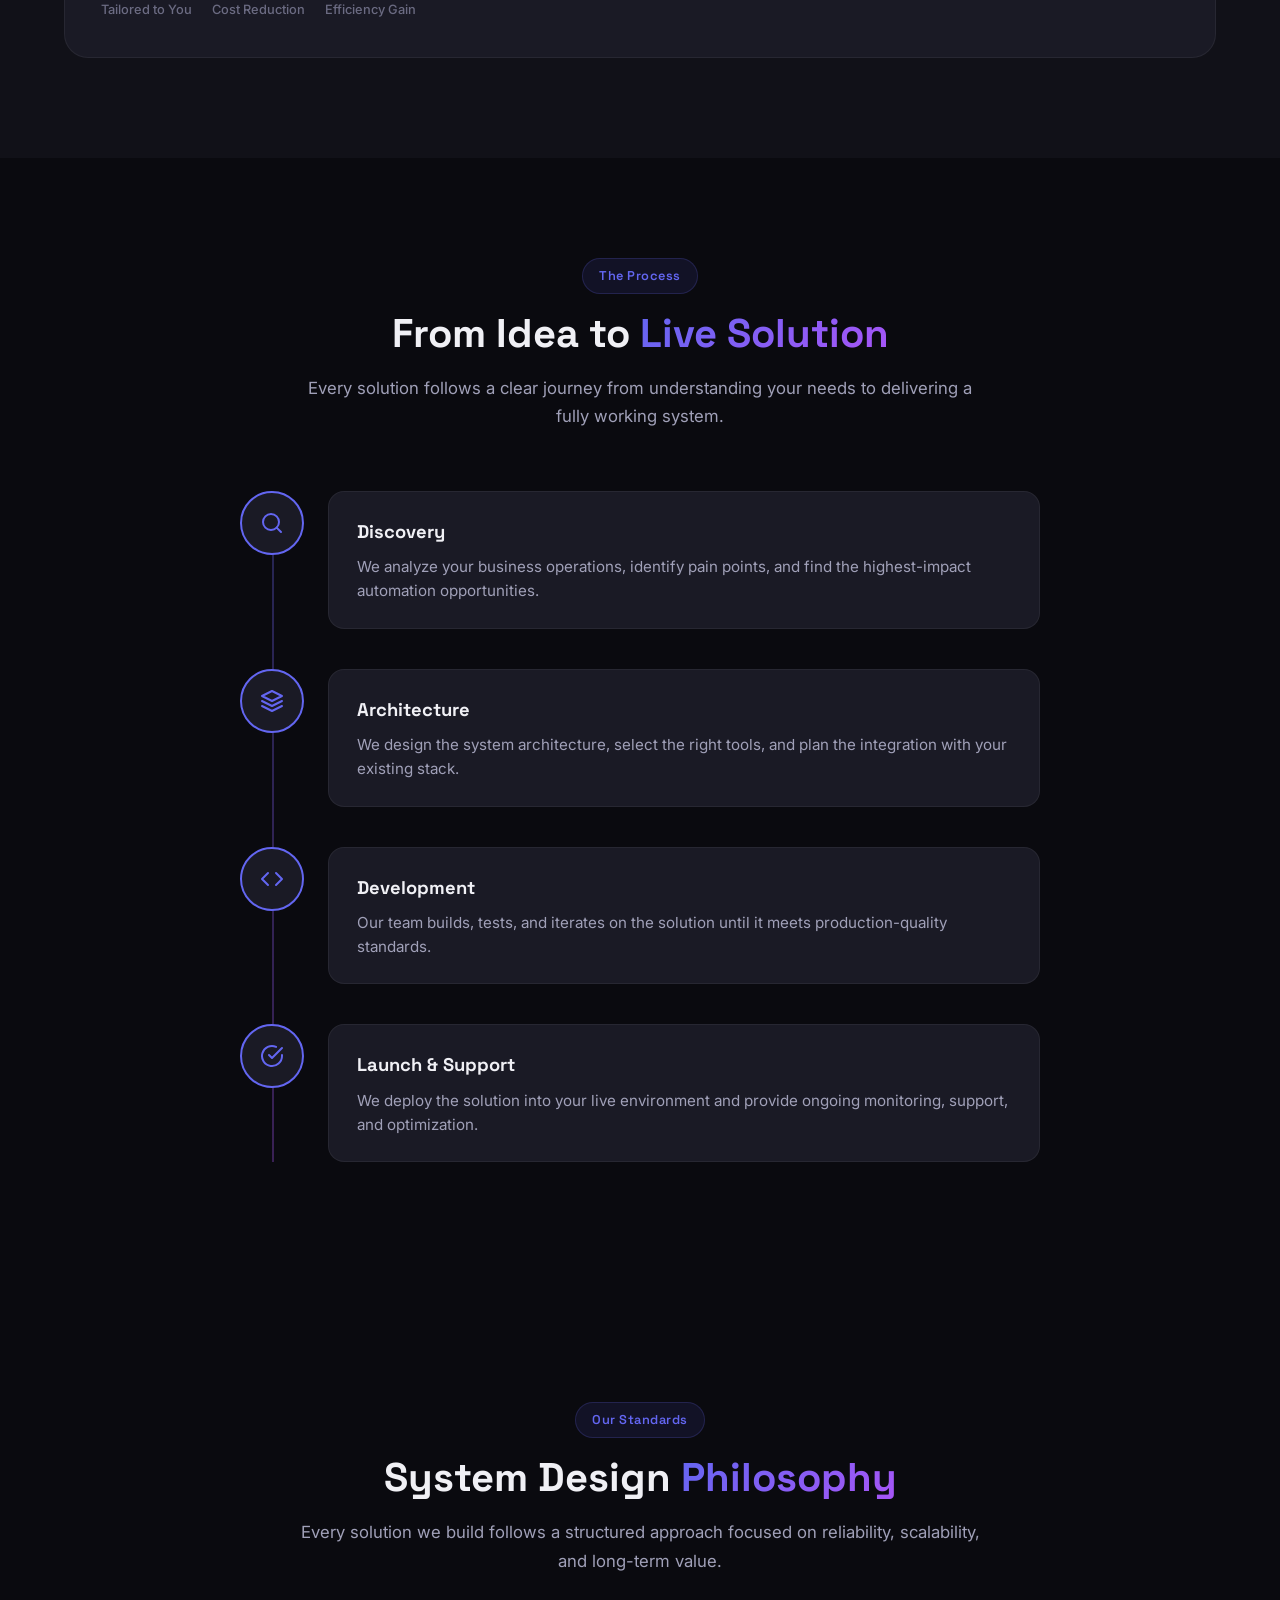
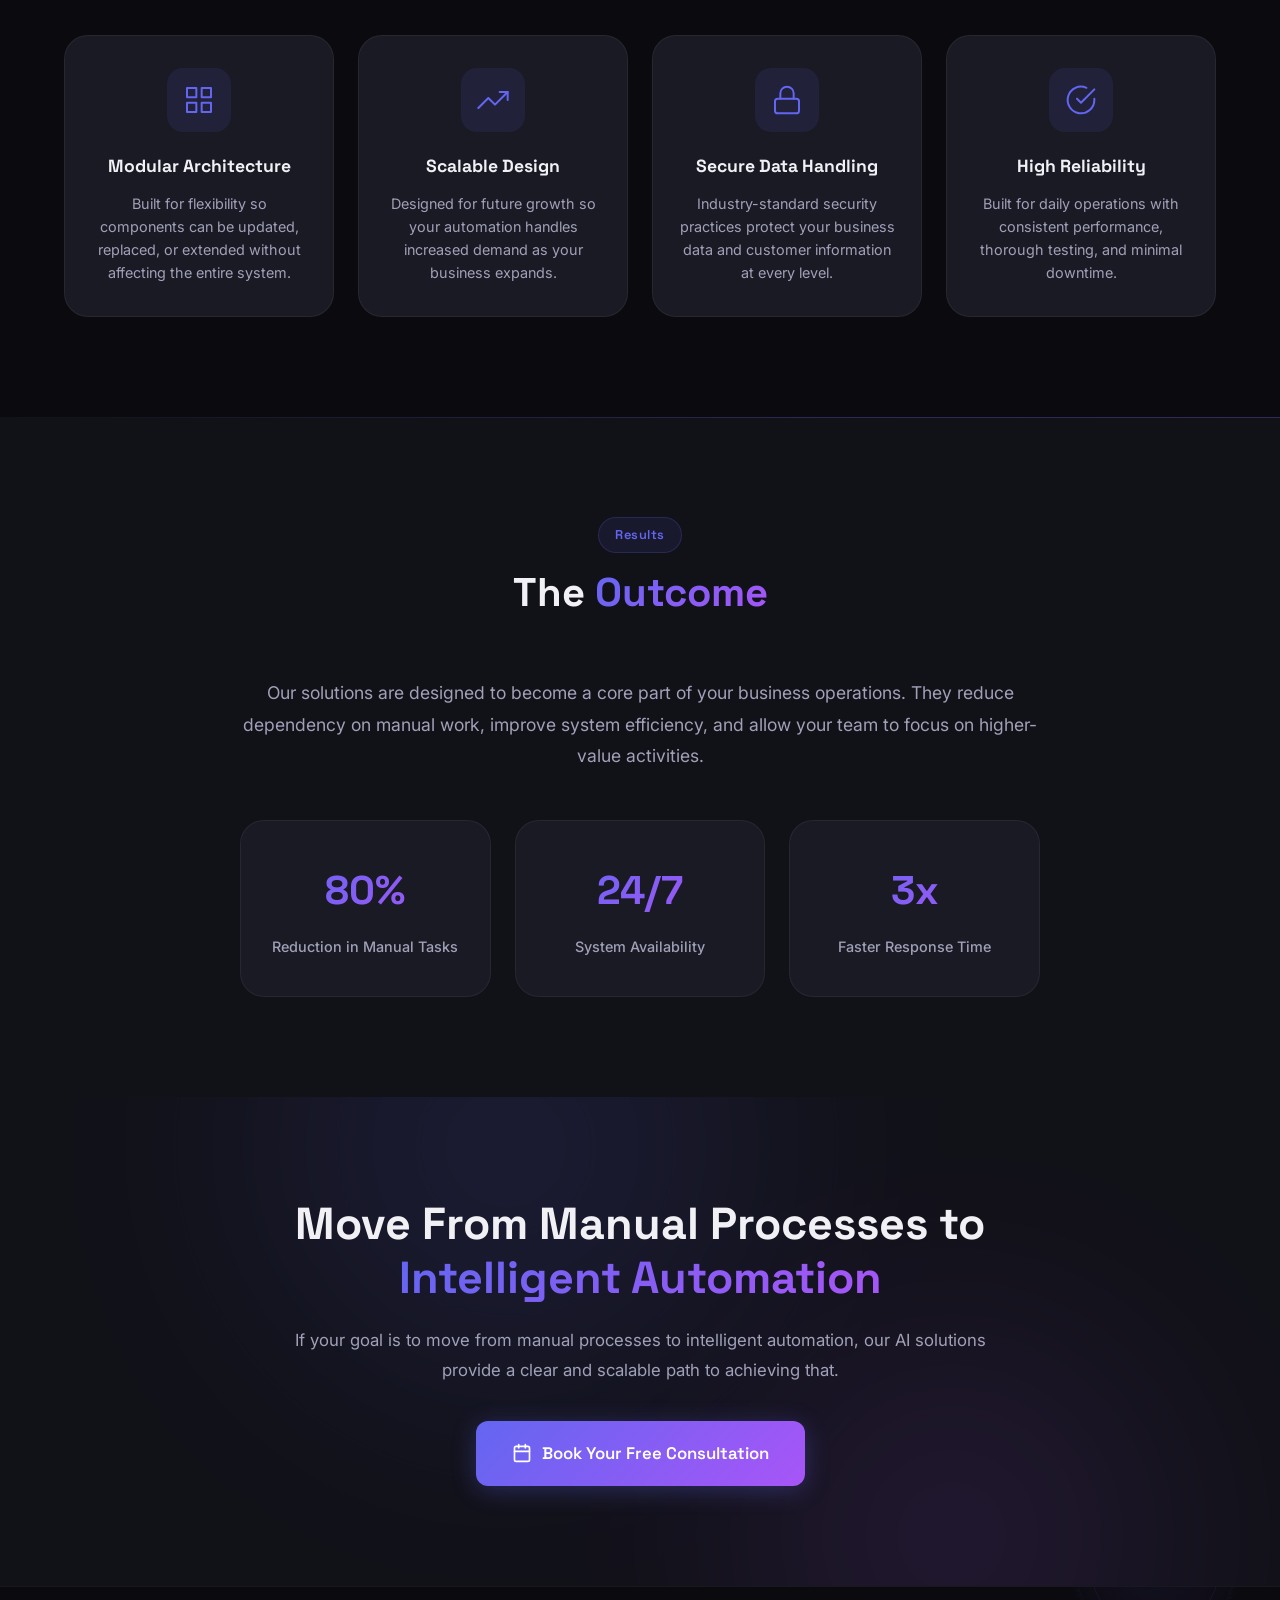
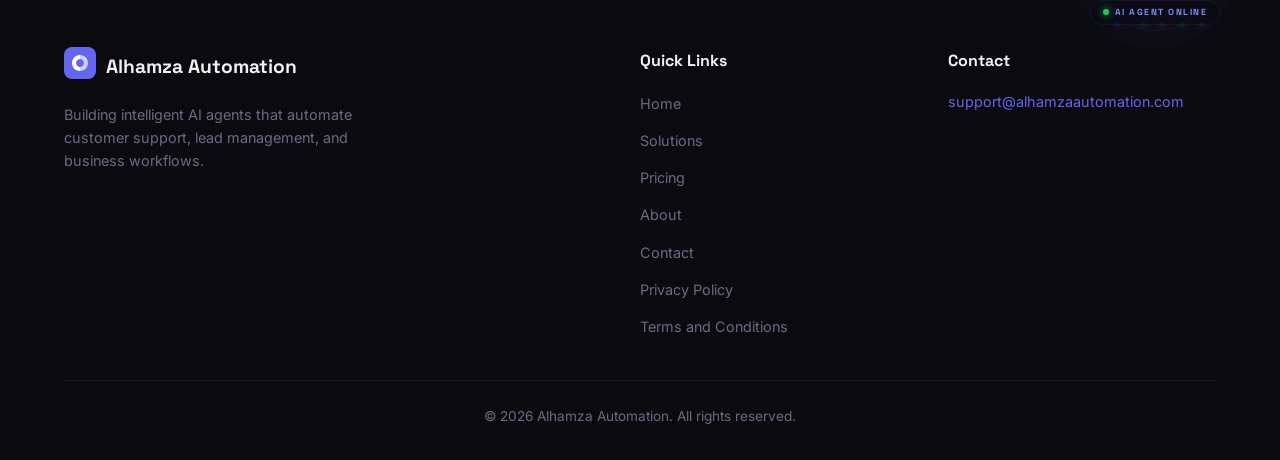
<file: solutions.html>
<!DOCTYPE html>
<html lang="en">
<head>
    <meta charset="UTF-8">
    <meta name="viewport" content="width=device-width, initial-scale=1.0">
    <title>Solutions | Alhamza Automation</title>
    <link rel="stylesheet" href="css/styles.css">
    <link rel="preconnect" href="https://fonts.googleapis.com">
    <link rel="preconnect" href="https://fonts.gstatic.com" crossorigin>
    <link href="https://fonts.googleapis.com/css2?family=Inter:wght@300;400;500;600;700;800&family=Space+Grotesk:wght@400;500;600;700&display=swap" rel="stylesheet">
</head>
<body>

    <!-- Navigation -->
    <nav class="navbar">
        <div class="container nav-container">
            <a href="index.html" class="logo">
                <span class="logo-icon">
                    <svg width="32" height="32" viewBox="0 0 32 32" fill="none">
                        <rect width="32" height="32" rx="8" fill="url(#logo-grad)"/>
                        <path d="M8 16C8 11.58 11.58 8 16 8V12C13.79 12 12 13.79 12 16C12 18.21 13.79 20 16 20V24C11.58 24 8 20.42 8 16Z" fill="white"/>
                        <path d="M16 8C20.42 8 24 11.58 24 16C24 20.42 20.42 24 16 24V20C18.21 20 20 18.21 20 16C20 13.79 18.21 12 16 12V8Z" fill="white" opacity="0.7"/>
                        <defs>
                            <linearGradient id="logo-grad" x1="0" y1="0" x2="32" y2="32">
                                <stop stop-color="#6366f1"/>
                                <stop offset="1" stop-color="#a855f7"/>
                            </linearGradient>
                        </defs>
                    </svg>
                </span>
                <span class="logo-text">Alhamza Automation</span>
            </a>
            <ul class="nav-links">
                <li><a href="index.html">Home</a></li>
                <li><a href="solutions.html" class="active">Solutions</a></li>
                <li><a href="pricing.html">Pricing</a></li>
                <li><a href="about.html">About</a></li>
                <li><a href="contact.html">Contact</a></li>
            </ul>
            <a href="contact.html#book-consultation" class="nav-cta">Book Free Call</a>
            <button class="mobile-toggle" aria-label="Toggle menu">
                <span></span>
                <span></span>
                <span></span>
            </button>
        </div>
    </nav>

    <!-- Mobile Menu -->
    <div class="mobile-menu">
        <ul class="mobile-nav-links">
            <li><a href="index.html">Home</a></li>
            <li><a href="solutions.html">Solutions</a></li>
            <li><a href="pricing.html">Pricing</a></li>
            <li><a href="about.html">About</a></li>
            <li><a href="contact.html">Contact</a></li>
        </ul>
        <a href="contact.html#book-consultation" class="nav-cta">Book Free Call</a>
    </div>

    <!-- SECTION 1: Hero -->
    <section class="hero">
        <div class="hero-bg-effects">
            <div class="hero-glow hero-glow-1"></div>
            <div class="hero-glow hero-glow-2"></div>
            <div class="hero-grid"></div>
        </div>
        <div class="container hero-container">
            <div class="hero-content">
                <span class="hero-badge">AI Solutions</span>
                <h1>AI Solutions Built for <span class="gradient-text">Real Business</span> Operations</h1>
                <p class="hero-description">
                    Our solutions are not generic tools or basic chatbots. We design production-level AI systems that integrate directly into business workflows and handle real operational tasks.
                </p>
                <p class="hero-description tertiary">
                    Each solution is engineered to improve efficiency, reduce response time, and automate high-impact processes across your organization.
                </p>
                <div class="hero-buttons">
                    <a href="#solutions" class="btn btn-primary">
                        <svg width="20" height="20" viewBox="0 0 24 24" fill="none" stroke="currentColor" stroke-width="2" stroke-linecap="round" stroke-linejoin="round">
                            <polyline points="9 18 15 12 9 6"></polyline>
                        </svg>
                        View Solutions
                    </a>
                    <a href="contact.html#book-consultation" class="btn btn-secondary">
                        <svg width="20" height="20" viewBox="0 0 24 24" fill="none" stroke="currentColor" stroke-width="2" stroke-linecap="round" stroke-linejoin="round">
                            <rect x="3" y="4" width="18" height="18" rx="2" ry="2"></rect>
                            <line x1="16" y1="2" x2="16" y2="6"></line>
                            <line x1="8" y1="2" x2="8" y2="6"></line>
                            <line x1="3" y1="10" x2="21" y2="10"></line>
                        </svg>
                        Book Free Consultation
                    </a>
                </div>
            </div>
            <div class="hero-visual">
                <div class="hero-illustration">
                    <div class="ai-node ai-node-center">
                        <svg width="48" height="48" viewBox="0 0 24 24" fill="none" stroke="currentColor" stroke-width="1.5">
                            <path d="M12 2a4 4 0 0 1 4 4v2a4 4 0 0 1-8 0V6a4 4 0 0 1 4-4z"/>
                            <path d="M16 14H8a4 4 0 0 0-4 4v2h16v-2a4 4 0 0 0-4-4z"/>
                            <circle cx="12" cy="6" r="1" fill="currentColor"/>
                        </svg>
                        <span>AI Agent</span>
                    </div>
                    <div class="ai-node ai-node-left">
                        <svg width="32" height="32" viewBox="0 0 24 24" fill="none" stroke="currentColor" stroke-width="1.5">
                            <path d="M20 21v-2a4 4 0 0 0-4-4H8a4 4 0 0 0-4 4v2"/>
                            <circle cx="12" cy="7" r="4"/>
                        </svg>
                        <span>Customer</span>
                    </div>
                    <div class="ai-node ai-node-right">
                        <svg width="32" height="32" viewBox="0 0 24 24" fill="none" stroke="currentColor" stroke-width="1.5">
                            <rect x="2" y="7" width="20" height="14" rx="2" ry="2"/>
                            <path d="M16 21V5a2 2 0 0 0-2-2h-4a2 2 0 0 0-2 2v16"/>
                        </svg>
                        <span>Business</span>
                    </div>
                    <div class="ai-node ai-node-top">
                        <svg width="32" height="32" viewBox="0 0 24 24" fill="none" stroke="currentColor" stroke-width="1.5">
                            <polyline points="22 12 18 12 15 21 9 3 6 12 2 12"/>
                        </svg>
                        <span>Analytics</span>
                    </div>
                    <div class="connection-line line-left"></div>
                    <div class="connection-line line-right"></div>
                    <div class="connection-line line-top"></div>
                    <div class="data-pulse pulse-left"></div>
                    <div class="data-pulse pulse-right"></div>
                    <div class="data-pulse pulse-top"></div>
                </div>
            </div>
        </div>
    </section>

    <!-- SECTION 2: Solutions Grid (matching service page style) -->
    <section class="solutions-grid-section" id="solutions">
        <div class="container">
            <div class="section-header">
                <span class="section-badge">Our Solutions</span>
                <h2>Production-Level <span class="gradient-text">AI Systems</span></h2>
                <p>Each solution is designed to integrate directly into your business operations and deliver measurable results.</p>
            </div>
            <div class="solutions-cards-grid">

                <!-- Solution Card 1: Customer Support -->
                <div class="solution-card" data-solution="support">
                    <div class="solution-card-icon solution-icon-blue">
                        <svg width="36" height="36" viewBox="0 0 24 24" fill="none" stroke="currentColor" stroke-width="1.5" stroke-linecap="round" stroke-linejoin="round">
                            <path d="M21 15a2 2 0 0 1-2 2H7l-4 4V5a2 2 0 0 1 2-2h14a2 2 0 0 1 2 2z"/>
                            <path d="M8 10h.01"/>
                            <path d="M12 10h.01"/>
                            <path d="M16 10h.01"/>
                        </svg>
                        <div class="icon-pulse-ring"></div>
                    </div>
                    <h3>Customer Support Automation</h3>
                    <p>A complete AI-powered support system designed to manage customer communication across multiple platforms with speed and accuracy.</p>
                    <div class="solution-card-features">
                        <span>Real-time Conversations</span>
                        <span>FAQ Handling</span>
                        <span>Order Inquiries</span>
                        <span>Multi-Platform</span>
                    </div>
                    <div class="solution-card-detail">
                        <h4>How it works</h4>
                        <div class="mini-steps">
                            <div class="mini-step">
                                <span class="mini-step-num">1</span>
                                <span>Customer sends a message</span>
                            </div>
                            <div class="mini-step">
                                <span class="mini-step-num">2</span>
                                <span>AI understands and responds instantly</span>
                            </div>
                            <div class="mini-step">
                                <span class="mini-step-num">3</span>
                                <span>Complex cases escalate to your team</span>
                            </div>
                        </div>
                    </div>
                    <div class="solution-card-impact">
                        <div class="impact-item">
                            <span class="impact-number" data-target="80" data-suffix="%">0%</span>
                            <span class="impact-label">Less Support Load</span>
                        </div>
                        <div class="impact-item">
                            <span class="impact-number" data-target="3" data-suffix="x">0x</span>
                            <span class="impact-label">Faster Response</span>
                        </div>
                    </div>
                </div>

                <!-- Solution Card 2: Lead Capture -->
                <div class="solution-card" data-solution="leads">
                    <div class="solution-card-icon solution-icon-purple">
                        <svg width="36" height="36" viewBox="0 0 24 24" fill="none" stroke="currentColor" stroke-width="1.5" stroke-linecap="round" stroke-linejoin="round">
                            <path d="M16 21v-2a4 4 0 0 0-4-4H6a4 4 0 0 0-4 4v2"/>
                            <circle cx="9" cy="7" r="4"/>
                            <line x1="19" y1="8" x2="19" y2="14"/>
                            <line x1="22" y1="11" x2="16" y2="11"/>
                        </svg>
                        <div class="icon-pulse-ring icon-pulse-purple"></div>
                    </div>
                    <h3>Lead Capture & Qualification</h3>
                    <p>An intelligent system that manages the entire front-end of your sales pipeline, capturing and qualifying leads automatically.</p>
                    <div class="solution-card-features">
                        <span>Auto Capture</span>
                        <span>Smart Qualification</span>
                        <span>Prospect Filtering</span>
                        <span>Team Routing</span>
                    </div>
                    <div class="solution-card-detail">
                        <h4>How it works</h4>
                        <div class="mini-steps">
                            <div class="mini-step">
                                <span class="mini-step-num">1</span>
                                <span>Lead visits your website or landing page</span>
                            </div>
                            <div class="mini-step">
                                <span class="mini-step-num">2</span>
                                <span>AI engages and asks qualifying questions</span>
                            </div>
                            <div class="mini-step">
                                <span class="mini-step-num">3</span>
                                <span>Qualified leads go straight to your sales team</span>
                            </div>
                        </div>
                    </div>
                    <div class="solution-card-impact">
                        <div class="impact-item">
                            <span class="impact-number" data-target="5" data-suffix="x">0x</span>
                            <span class="impact-label">More Qualified Leads</span>
                        </div>
                        <div class="impact-item">
                            <span class="impact-number" data-target="24" data-suffix="/7">0/7</span>
                            <span class="impact-label">Lead Capture Active</span>
                        </div>
                    </div>
                </div>

                <!-- Solution Card 3: Workflow Automation -->
                <div class="solution-card" data-solution="workflow">
                    <div class="solution-card-icon solution-icon-green">
                        <svg width="36" height="36" viewBox="0 0 24 24" fill="none" stroke="currentColor" stroke-width="1.5" stroke-linecap="round" stroke-linejoin="round">
                            <polyline points="16 18 22 12 16 6"/>
                            <polyline points="8 6 2 12 8 18"/>
                            <line x1="12" y1="2" x2="12" y2="22"/>
                        </svg>
                        <div class="icon-pulse-ring icon-pulse-green"></div>
                    </div>
                    <h3>Business Workflow Automation</h3>
                    <p>A backend automation system that connects your tools and removes manual processes so your team can focus on what matters most.</p>
                    <div class="solution-card-features">
                        <span>CRM Updates</span>
                        <span>Email Sequences</span>
                        <span>Data Sync</span>
                        <span>Task Triggers</span>
                    </div>
                    <div class="solution-card-detail">
                        <h4>How it works</h4>
                        <div class="mini-steps">
                            <div class="mini-step">
                                <span class="mini-step-num">1</span>
                                <span>We map your current manual workflows</span>
                            </div>
                            <div class="mini-step">
                                <span class="mini-step-num">2</span>
                                <span>Build automated connections between tools</span>
                            </div>
                            <div class="mini-step">
                                <span class="mini-step-num">3</span>
                                <span>Everything runs on autopilot from day one</span>
                            </div>
                        </div>
                    </div>
                    <div class="solution-card-impact">
                        <div class="impact-item">
                            <span class="impact-number" data-target="10" data-suffix="hrs">0hrs</span>
                            <span class="impact-label">Saved Per Week</span>
                        </div>
                        <div class="impact-item">
                            <span class="impact-number" data-target="100" data-suffix="%">0%</span>
                            <span class="impact-label">Error Reduction</span>
                        </div>
                    </div>
                </div>

                <!-- Solution Card 4: AI Voice -->
                <div class="solution-card" data-solution="voice">
                    <div class="solution-card-icon solution-icon-yellow">
                        <svg width="36" height="36" viewBox="0 0 24 24" fill="none" stroke="currentColor" stroke-width="1.5" stroke-linecap="round" stroke-linejoin="round">
                            <path d="M12 1a3 3 0 0 0-3 3v8a3 3 0 0 0 6 0V4a3 3 0 0 0-3-3z"/>
                            <path d="M19 10v2a7 7 0 0 1-14 0v-2"/>
                            <line x1="12" y1="19" x2="12" y2="23"/>
                            <line x1="8" y1="23" x2="16" y2="23"/>
                        </svg>
                        <div class="icon-pulse-ring icon-pulse-yellow"></div>
                    </div>
                    <h3>AI Voice Interaction System</h3>
                    <p>A voice-based AI solution that handles inbound and outbound calls with natural, human-like conversation quality.</p>
                    <div class="solution-card-features">
                        <span>Call Handling</span>
                        <span>Appointment Booking</span>
                        <span>Information Delivery</span>
                        <span>Support Queries</span>
                    </div>
                    <div class="solution-card-detail">
                        <h4>How it works</h4>
                        <div class="mini-steps">
                            <div class="mini-step">
                                <span class="mini-step-num">1</span>
                                <span>Customer calls your business number</span>
                            </div>
                            <div class="mini-step">
                                <span class="mini-step-num">2</span>
                                <span>AI voice agent answers naturally</span>
                            </div>
                            <div class="mini-step">
                                <span class="mini-step-num">3</span>
                                <span>Books, informs, or routes as needed</span>
                            </div>
                        </div>
                    </div>
                    <div class="solution-card-impact">
                        <div class="impact-item">
                            <span class="impact-number" data-target="24" data-suffix="/7">0/7</span>
                            <span class="impact-label">Availability</span>
                        </div>
                        <div class="impact-item">
                            <span class="impact-number" data-target="90" data-suffix="%">0%</span>
                            <span class="impact-label">Call Resolution</span>
                        </div>
                    </div>
                </div>

                <!-- Solution Card 5: Custom AI (wide) -->
                <div class="solution-card solution-card-wide" data-solution="custom">
                    <div class="solution-card-icon solution-icon-pink">
                        <svg width="36" height="36" viewBox="0 0 24 24" fill="none" stroke="currentColor" stroke-width="1.5" stroke-linecap="round" stroke-linejoin="round">
                            <rect x="2" y="3" width="20" height="14" rx="2" ry="2"/>
                            <line x1="8" y1="21" x2="16" y2="21"/>
                            <line x1="12" y1="17" x2="12" y2="21"/>
                        </svg>
                        <div class="icon-pulse-ring icon-pulse-pink"></div>
                    </div>
                    <h3>Custom AI Automation Architecture</h3>
                    <p>For businesses with complex workflows, we design fully customized AI systems from scratch. Every component is built to match your exact operational needs, from multi-agent workflows to deep software integrations.</p>
                    <div class="solution-card-features">
                        <span>Multi-Agent Workflows</span>
                        <span>Internal Software Integration</span>
                        <span>Data-Driven Logic</span>
                        <span>Role-Based Execution</span>
                        <span>Contextual AI Decisions</span>
                    </div>
                    <div class="solution-card-detail">
                        <h4>How it works</h4>
                        <div class="mini-steps mini-steps-horizontal">
                            <div class="mini-step">
                                <span class="mini-step-num">1</span>
                                <span>Deep analysis of your business operations</span>
                            </div>
                            <div class="mini-step">
                                <span class="mini-step-num">2</span>
                                <span>Custom architecture designed for your needs</span>
                            </div>
                            <div class="mini-step">
                                <span class="mini-step-num">3</span>
                                <span>Full development, testing, and deployment</span>
                            </div>
                            <div class="mini-step">
                                <span class="mini-step-num">4</span>
                                <span>Ongoing optimization and support</span>
                            </div>
                        </div>
                    </div>
                    <div class="solution-card-impact">
                        <div class="impact-item">
                            <span class="impact-number" data-target="100" data-suffix="%">0%</span>
                            <span class="impact-label">Tailored to You</span>
                        </div>
                        <div class="impact-item">
                            <span class="impact-number" data-target="50" data-suffix="%">0%</span>
                            <span class="impact-label">Cost Reduction</span>
                        </div>
                        <div class="impact-item">
                            <span class="impact-number" data-target="3" data-suffix="x">0x</span>
                            <span class="impact-label">Efficiency Gain</span>
                        </div>
                    </div>
                </div>

            </div>
        </div>
    </section>

    <!-- SECTION 3: Solution Journey -->
    <section class="journey-section">
        <div class="container">
            <div class="section-header">
                <span class="section-badge">The Process</span>
                <h2>From Idea to <span class="gradient-text">Live Solution</span></h2>
                <p>Every solution follows a clear journey from understanding your needs to delivering a fully working system.</p>
            </div>
            <div class="journey-timeline">
                <div class="journey-line"></div>
                <div class="journey-step" data-step="1">
                    <div class="journey-step-dot">
                        <svg width="24" height="24" viewBox="0 0 24 24" fill="none" stroke="currentColor" stroke-width="2" stroke-linecap="round" stroke-linejoin="round">
                            <circle cx="11" cy="11" r="8"/>
                            <line x1="21" y1="21" x2="16.65" y2="16.65"/>
                        </svg>
                    </div>
                    <div class="journey-step-content">
                        <h3>Discovery</h3>
                        <p>We analyze your business operations, identify pain points, and find the highest-impact automation opportunities.</p>
                    </div>
                </div>
                <div class="journey-step" data-step="2">
                    <div class="journey-step-dot">
                        <svg width="24" height="24" viewBox="0 0 24 24" fill="none" stroke="currentColor" stroke-width="2" stroke-linecap="round" stroke-linejoin="round">
                            <polygon points="12 2 2 7 12 12 22 7 12 2"/>
                            <polyline points="2 17 12 22 22 17"/>
                            <polyline points="2 12 12 17 22 12"/>
                        </svg>
                    </div>
                    <div class="journey-step-content">
                        <h3>Architecture</h3>
                        <p>We design the system architecture, select the right tools, and plan the integration with your existing stack.</p>
                    </div>
                </div>
                <div class="journey-step" data-step="3">
                    <div class="journey-step-dot">
                        <svg width="24" height="24" viewBox="0 0 24 24" fill="none" stroke="currentColor" stroke-width="2" stroke-linecap="round" stroke-linejoin="round">
                            <polyline points="16 18 22 12 16 6"/>
                            <polyline points="8 6 2 12 8 18"/>
                        </svg>
                    </div>
                    <div class="journey-step-content">
                        <h3>Development</h3>
                        <p>Our team builds, tests, and iterates on the solution until it meets production-quality standards.</p>
                    </div>
                </div>
                <div class="journey-step" data-step="4">
                    <div class="journey-step-dot">
                        <svg width="24" height="24" viewBox="0 0 24 24" fill="none" stroke="currentColor" stroke-width="2" stroke-linecap="round" stroke-linejoin="round">
                            <path d="M22 11.08V12a10 10 0 1 1-5.93-9.14"/>
                            <polyline points="22 4 12 14.01 9 11.01"/>
                        </svg>
                    </div>
                    <div class="journey-step-content">
                        <h3>Launch & Support</h3>
                        <p>We deploy the solution into your live environment and provide ongoing monitoring, support, and optimization.</p>
                    </div>
                </div>
            </div>
        </div>
    </section>

    <!-- SECTION 4: Design Philosophy -->
    <section class="philosophy-section">
        <div class="container">
            <div class="section-header">
                <span class="section-badge">Our Standards</span>
                <h2>System Design <span class="gradient-text">Philosophy</span></h2>
                <p>Every solution we build follows a structured approach focused on reliability, scalability, and long-term value.</p>
            </div>
            <div class="philosophy-grid">
                <div class="philosophy-card">
                    <div class="philosophy-icon">
                        <svg width="32" height="32" viewBox="0 0 24 24" fill="none" stroke="currentColor" stroke-width="1.5" stroke-linecap="round" stroke-linejoin="round">
                            <rect x="3" y="3" width="7" height="7"/>
                            <rect x="14" y="3" width="7" height="7"/>
                            <rect x="14" y="14" width="7" height="7"/>
                            <rect x="3" y="14" width="7" height="7"/>
                        </svg>
                    </div>
                    <h3>Modular Architecture</h3>
                    <p>Built for flexibility so components can be updated, replaced, or extended without affecting the entire system.</p>
                </div>
                <div class="philosophy-card">
                    <div class="philosophy-icon">
                        <svg width="32" height="32" viewBox="0 0 24 24" fill="none" stroke="currentColor" stroke-width="1.5" stroke-linecap="round" stroke-linejoin="round">
                            <polyline points="23 6 13.5 15.5 8.5 10.5 1 18"/>
                            <polyline points="17 6 23 6 23 12"/>
                        </svg>
                    </div>
                    <h3>Scalable Design</h3>
                    <p>Designed for future growth so your automation handles increased demand as your business expands.</p>
                </div>
                <div class="philosophy-card">
                    <div class="philosophy-icon">
                        <svg width="32" height="32" viewBox="0 0 24 24" fill="none" stroke="currentColor" stroke-width="1.5" stroke-linecap="round" stroke-linejoin="round">
                            <rect x="3" y="11" width="18" height="11" rx="2" ry="2"/>
                            <path d="M7 11V7a5 5 0 0 1 10 0v4"/>
                        </svg>
                    </div>
                    <h3>Secure Data Handling</h3>
                    <p>Industry-standard security practices protect your business data and customer information at every level.</p>
                </div>
                <div class="philosophy-card">
                    <div class="philosophy-icon">
                        <svg width="32" height="32" viewBox="0 0 24 24" fill="none" stroke="currentColor" stroke-width="1.5" stroke-linecap="round" stroke-linejoin="round">
                            <path d="M22 11.08V12a10 10 0 1 1-5.93-9.14"/>
                            <polyline points="22 4 12 14.01 9 11.01"/>
                        </svg>
                    </div>
                    <h3>High Reliability</h3>
                    <p>Built for daily operations with consistent performance, thorough testing, and minimal downtime.</p>
                </div>
            </div>
        </div>
    </section>

    <!-- SECTION 5: Outcome -->
    <section class="outcome-section">
        <div class="container">
            <div class="section-header">
                <span class="section-badge">Results</span>
                <h2>The <span class="gradient-text">Outcome</span></h2>
            </div>
            <div class="outcome-content">
                <p>Our solutions are designed to become a core part of your business operations. They reduce dependency on manual work, improve system efficiency, and allow your team to focus on higher-value activities.</p>
                <div class="outcome-stats">
                    <div class="outcome-stat">
                        <span class="outcome-stat-number">80%</span>
                        <span class="outcome-stat-label">Reduction in Manual Tasks</span>
                    </div>
                    <div class="outcome-stat">
                        <span class="outcome-stat-number">24/7</span>
                        <span class="outcome-stat-label">System Availability</span>
                    </div>
                    <div class="outcome-stat">
                        <span class="outcome-stat-number">3x</span>
                        <span class="outcome-stat-label">Faster Response Time</span>
                    </div>
                </div>
            </div>
        </div>
    </section>

    <!-- SECTION 6: Final CTA -->
    <section class="final-cta">
        <div class="cta-bg-effects">
            <div class="cta-glow cta-glow-1"></div>
            <div class="cta-glow cta-glow-2"></div>
        </div>
        <div class="container">
            <div class="cta-content">
                <h2>Move From Manual Processes to <span class="gradient-text">Intelligent Automation</span></h2>
                <p>If your goal is to move from manual processes to intelligent automation, our AI solutions provide a clear and scalable path to achieving that.</p>
                <a href="contact.html#book-consultation" class="btn btn-primary btn-large">
                    <svg width="20" height="20" viewBox="0 0 24 24" fill="none" stroke="currentColor" stroke-width="2" stroke-linecap="round" stroke-linejoin="round">
                        <rect x="3" y="4" width="18" height="18" rx="2" ry="2"></rect>
                        <line x1="16" y1="2" x2="16" y2="6"></line>
                        <line x1="8" y1="2" x2="8" y2="6"></line>
                        <line x1="3" y1="10" x2="21" y2="10"></line>
                    </svg>
                    Book Your Free Consultation
                </a>
            </div>
        </div>
    </section>

    <!-- Footer -->
    <footer class="footer">
        <div class="footer-agent">
            <div class="fa-glow"></div>
            <div class="fa-ring fa-ring-1"></div>
            <div class="fa-ring fa-ring-2"></div>
            <div class="fa-body">
                <div class="fa-ears">
                    <div class="fa-ear fa-ear-l"><div class="fa-ear-in"></div></div>
                    <div class="fa-ear fa-ear-r"><div class="fa-ear-in"></div></div>
                </div>
                <div class="fa-head">
                    <div class="fa-eye fa-eye-l">
                        <div class="fa-eye-bg"><div class="fa-iris"><div class="fa-pupil"></div><div class="fa-shine"></div></div></div>
                    </div>
                    <div class="fa-eye fa-eye-r">
                        <div class="fa-eye-bg"><div class="fa-iris"><div class="fa-pupil"></div><div class="fa-shine"></div></div></div>
                    </div>
                    <div class="fa-nose"></div>
                    <div class="fa-smile"></div>
                    <div class="fa-whisker fa-wl1"></div>
                    <div class="fa-whisker fa-wl2"></div>
                    <div class="fa-whisker fa-wr1"></div>
                    <div class="fa-whisker fa-wr2"></div>
                </div>
                <div class="fa-chest">
                    <div class="fa-core"></div>
                    <div class="fa-core-ring"></div>
                </div>
                <div class="fa-tail"><div class="fa-tail-glow"></div></div>
            </div>
            <div class="fa-status">
                <div class="fa-status-dot"></div>
                <span>AI AGENT ONLINE</span>
            </div>
            <div class="fa-particles">
                <div class="fa-p fp-1"></div>
                <div class="fa-p fp-2"></div>
                <div class="fa-p fp-3"></div>
                <div class="fa-p fp-4"></div>
                <div class="fa-p fp-5"></div>
            </div>
        </div>
        <div class="container">
            <div class="footer-content">
                <div class="footer-brand">
                    <a href="index.html" class="logo">
                        <span class="logo-icon">
                            <svg width="32" height="32" viewBox="0 0 32 32" fill="none">
                                <rect width="32" height="32" rx="8" fill="url(#logo-grad)"/>
                                <path d="M8 16C8 11.58 11.58 8 16 8V12C13.79 12 12 13.79 12 16C12 18.21 13.79 20 16 20V24C11.58 24 8 20.42 8 16Z" fill="white"/>
                                <path d="M16 8C20.42 8 24 11.58 24 16C24 20.42 20.42 24 16 24V20C18.21 20 20 18.21 20 16C20 13.79 18.21 12 16 12V8Z" fill="white" opacity="0.7"/>
                            </svg>
                        </span>
                        <span class="logo-text">Alhamza Automation</span>
                    </a>
                    <p>Building intelligent AI agents that automate customer support, lead management, and business workflows.</p>
                </div>
                <div class="footer-links">
                    <h4>Quick Links</h4>
                    <ul>
                        <li><a href="index.html">Home</a></li>
                        <li><a href="solutions.html">Solutions</a></li>
                        <li><a href="pricing.html">Pricing</a></li>
                        <li><a href="about.html">About</a></li>
                        <li><a href="contact.html">Contact</a></li>
                        <li><a href="privacy-policy.html">Privacy Policy</a></li>
                        <li><a href="terms-and-conditions.html">Terms and Conditions</a></li>
                    </ul>
                </div>
                <div class="footer-contact">
                    <h4>Contact</h4>
                    <p><a href="mailto:support@alhamzaautomation.com">support@alhamzaautomation.com</a></p>
                </div>
            </div>
            <div class="footer-bottom">
                <p>&copy; 2026 Alhamza Automation. All rights reserved.</p>
            </div>
        </div>
    </footer>

    <script src="js/main.js"></script>
</body>
</html>
</file>
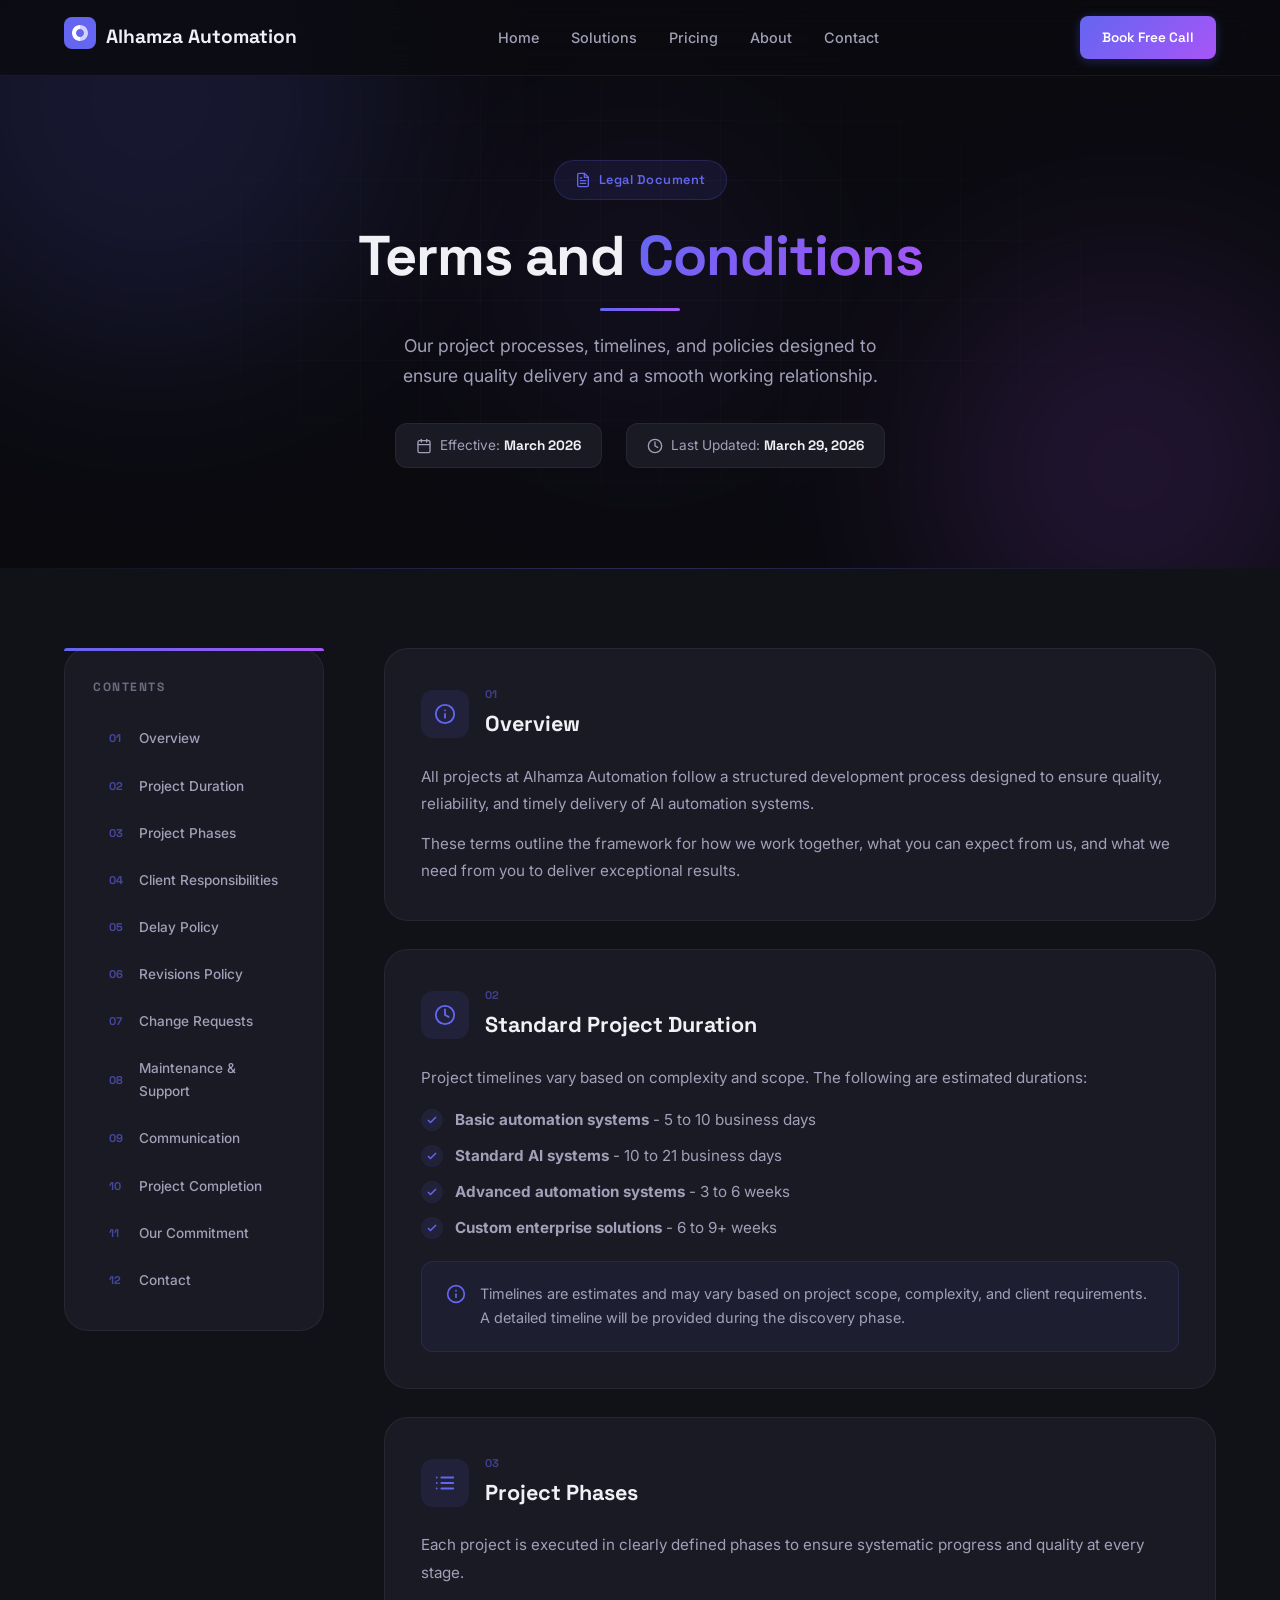
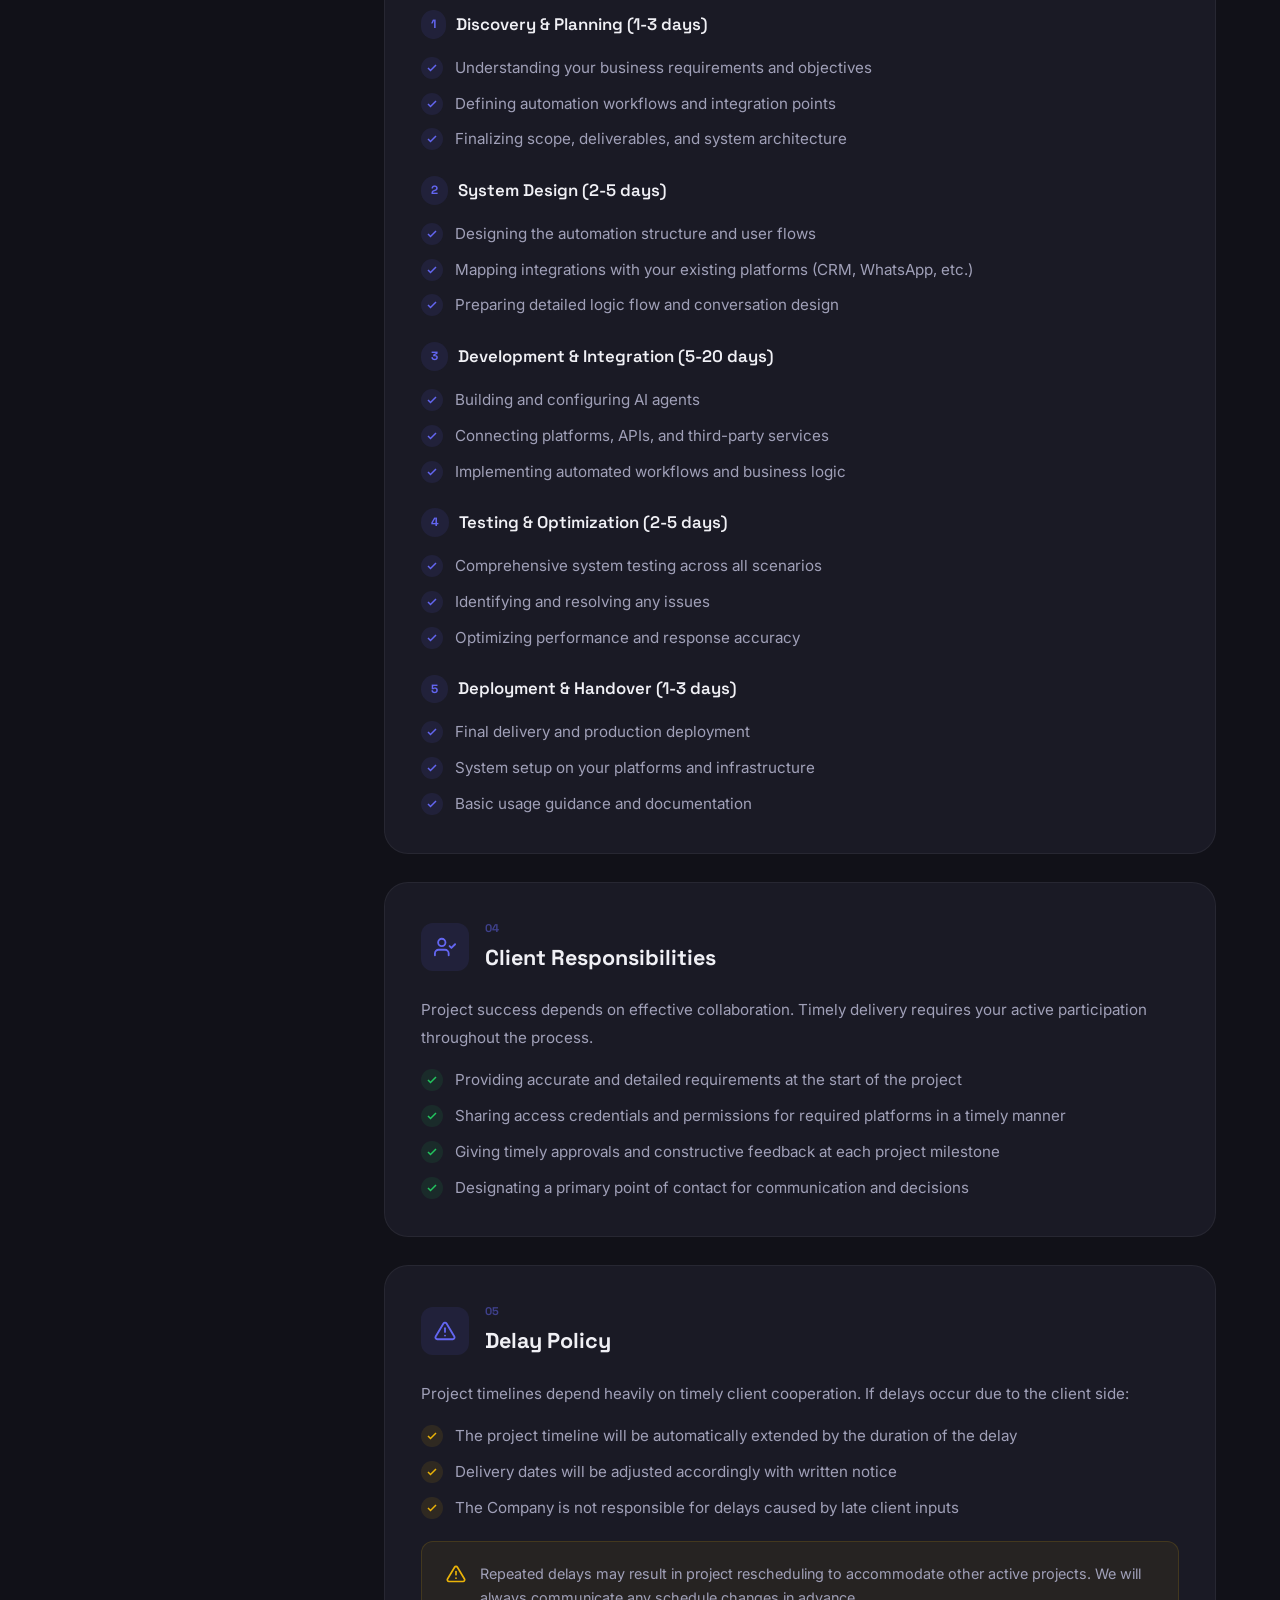
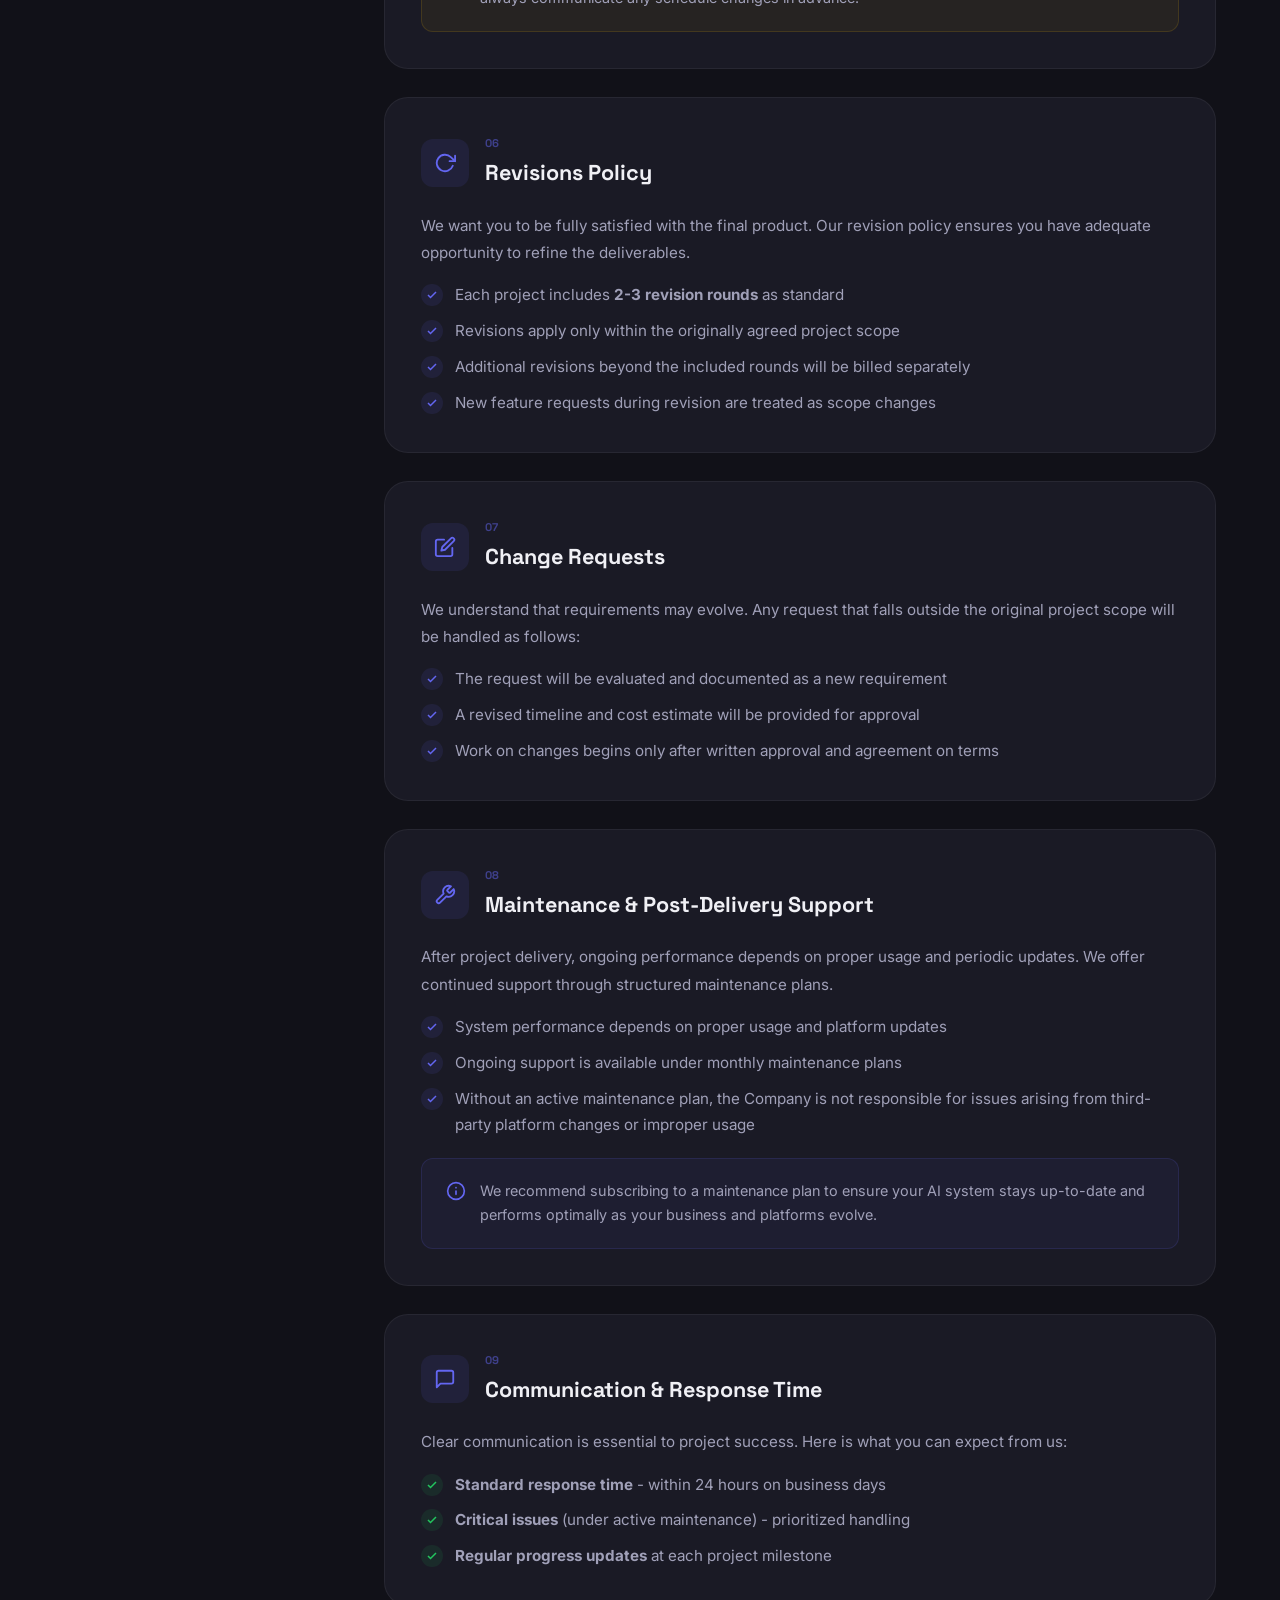
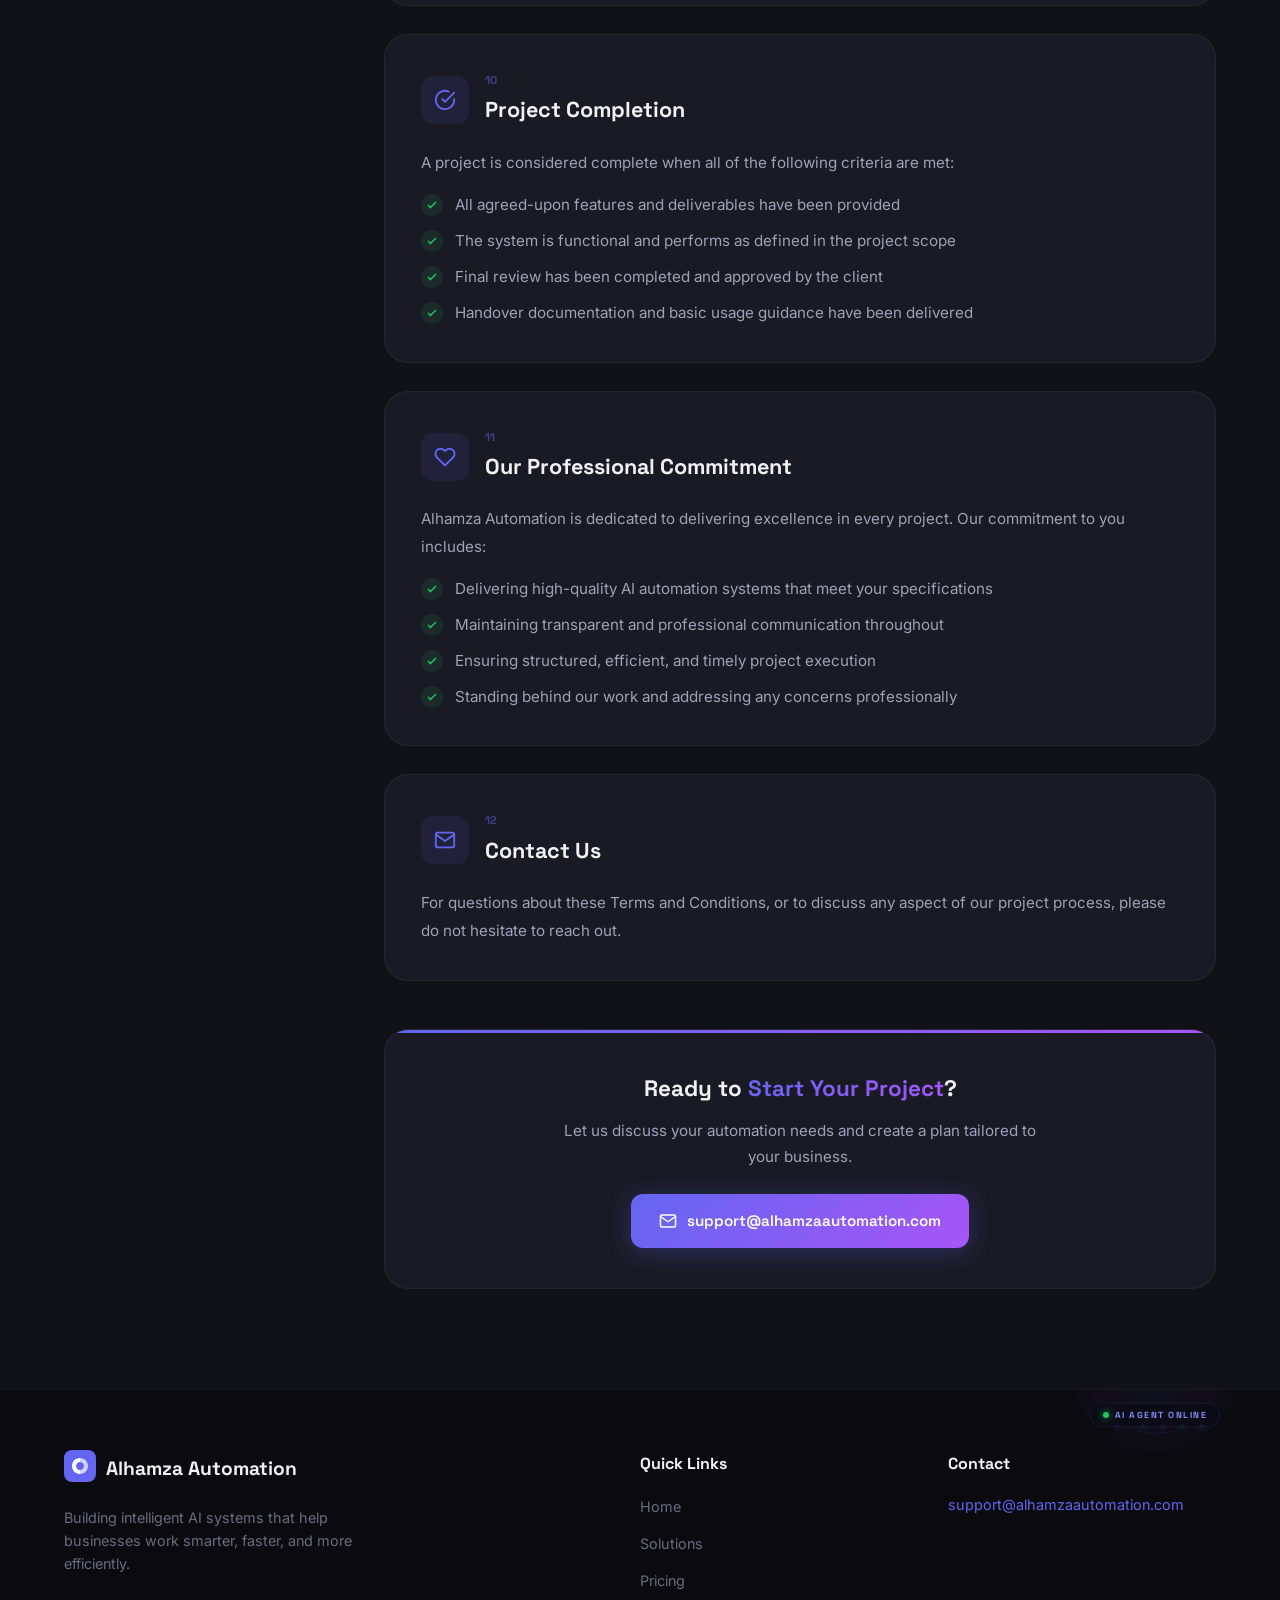
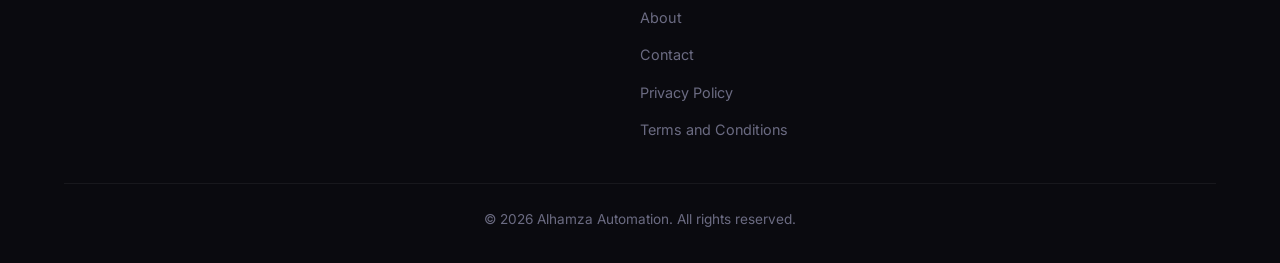
<file: terms-and-conditions.html>
<!DOCTYPE html>
<html lang="en">
<head>
    <meta charset="UTF-8">
    <meta name="viewport" content="width=device-width, initial-scale=1.0">
    <title>Terms and Conditions | Alhamza Automation</title>
    <link rel="stylesheet" href="css/styles.css">
    <link rel="preconnect" href="https://fonts.googleapis.com">
    <link rel="preconnect" href="https://fonts.gstatic.com" crossorigin>
    <link href="https://fonts.googleapis.com/css2?family=Inter:wght@300;400;500;600;700;800&family=Space+Grotesk:wght@400;500;600;700;800&display=swap" rel="stylesheet">
</head>
<body>

    <!-- Navigation -->
    <nav class="navbar">
        <div class="container nav-container">
            <a href="index.html" class="logo">
                <span class="logo-icon">
                    <svg width="32" height="32" viewBox="0 0 32 32" fill="none">
                        <rect width="32" height="32" rx="8" fill="url(#logo-grad)"/>
                        <path d="M8 16C8 11.58 11.58 8 16 8V12C13.79 12 12 13.79 12 16C12 18.21 13.79 20 16 20V24C11.58 24 8 20.42 8 16Z" fill="white"/>
                        <path d="M16 8C20.42 8 24 11.58 24 16C24 20.42 20.42 24 16 24V20C18.21 20 20 18.21 20 16C20 13.79 18.21 12 16 12V8Z" fill="white" opacity="0.7"/>
                        <defs>
                            <linearGradient id="logo-grad" x1="0" y1="0" x2="32" y2="32">
                                <stop stop-color="#6366f1"/>
                                <stop offset="1" stop-color="#a855f7"/>
                            </linearGradient>
                        </defs>
                    </svg>
                </span>
                <span class="logo-text">Alhamza Automation</span>
            </a>
            <ul class="nav-links">
                <li><a href="index.html">Home</a></li>
                <li><a href="solutions.html">Solutions</a></li>
                <li><a href="pricing.html">Pricing</a></li>
                <li><a href="about.html">About</a></li>
                <li><a href="contact.html">Contact</a></li>
            </ul>
            <a href="contact.html#book-consultation" class="nav-cta">Book Free Call</a>
            <button class="mobile-toggle" aria-label="Toggle menu">
                <span></span>
                <span></span>
                <span></span>
            </button>
        </div>
    </nav>

    <!-- Mobile Menu -->
    <div class="mobile-menu">
        <ul class="mobile-nav-links">
            <li><a href="index.html">Home</a></li>
            <li><a href="solutions.html">Solutions</a></li>
            <li><a href="pricing.html">Pricing</a></li>
            <li><a href="about.html">About</a></li>
            <li><a href="contact.html">Contact</a></li>
        </ul>
        <a href="contact.html#book-consultation" class="nav-cta">Book Free Call</a>
    </div>

    <!-- Hero -->
    <section class="legal-hero">
        <div class="legal-hero-bg">
            <div class="legal-hero-orb legal-hero-orb-1"></div>
            <div class="legal-hero-orb legal-hero-orb-2"></div>
            <div class="legal-hero-orb legal-hero-orb-3"></div>
            <div class="legal-hero-grid"></div>
        </div>
        <div class="container">
            <div class="legal-hero-inner">
                <div class="legal-hero-badge">
                    <svg width="16" height="16" viewBox="0 0 24 24" fill="none" stroke="currentColor" stroke-width="2" stroke-linecap="round" stroke-linejoin="round"><path d="M14 2H6a2 2 0 0 0-2 2v16a2 2 0 0 0 2 2h12a2 2 0 0 0 2-2V8z"/><polyline points="14 2 14 8 20 8"/><line x1="16" y1="13" x2="8" y2="13"/><line x1="16" y1="17" x2="8" y2="17"/><polyline points="10 9 9 9 8 9"/></svg>
                    Legal Document
                </div>
                <h1>Terms and <span class="gradient-text">Conditions</span></h1>
                <div class="legal-hero-divider"></div>
                <p class="legal-hero-desc">Our project processes, timelines, and policies designed to ensure quality delivery and a smooth working relationship.</p>
                <div class="legal-hero-meta">
                    <div class="legal-meta-item">
                        <svg width="16" height="16" viewBox="0 0 24 24" fill="none" stroke="currentColor" stroke-width="2" stroke-linecap="round" stroke-linejoin="round"><rect x="3" y="4" width="18" height="18" rx="2" ry="2"/><line x1="16" y1="2" x2="16" y2="6"/><line x1="8" y1="2" x2="8" y2="6"/><line x1="3" y1="10" x2="21" y2="10"/></svg>
                        <span>Effective: <strong>March 2026</strong></span>
                    </div>
                    <div class="legal-meta-item">
                        <svg width="16" height="16" viewBox="0 0 24 24" fill="none" stroke="currentColor" stroke-width="2" stroke-linecap="round" stroke-linejoin="round"><circle cx="12" cy="12" r="10"/><polyline points="12 6 12 12 16 14"/></svg>
                        <span>Last Updated: <strong>March 29, 2026</strong></span>
                    </div>
                </div>
            </div>
        </div>
    </section>

    <!-- Content -->
    <section class="legal-content-section">
        <div class="container">
            <div class="legal-layout">

                <!-- Table of Contents -->
                <aside class="legal-toc">
                    <div class="legal-toc-card">
                        <div class="legal-toc-title">Contents</div>
                        <div class="legal-toc-list">
                            <a href="#overview" class="legal-toc-link"><span class="toc-num">01</span> Overview</a>
                            <a href="#project-duration" class="legal-toc-link"><span class="toc-num">02</span> Project Duration</a>
                            <a href="#project-phases" class="legal-toc-link"><span class="toc-num">03</span> Project Phases</a>
                            <a href="#client-responsibilities" class="legal-toc-link"><span class="toc-num">04</span> Client Responsibilities</a>
                            <a href="#delay-policy" class="legal-toc-link"><span class="toc-num">05</span> Delay Policy</a>
                            <a href="#revisions" class="legal-toc-link"><span class="toc-num">06</span> Revisions Policy</a>
                            <a href="#change-requests" class="legal-toc-link"><span class="toc-num">07</span> Change Requests</a>
                            <a href="#maintenance" class="legal-toc-link"><span class="toc-num">08</span> Maintenance & Support</a>
                            <a href="#communication" class="legal-toc-link"><span class="toc-num">09</span> Communication</a>
                            <a href="#completion" class="legal-toc-link"><span class="toc-num">10</span> Project Completion</a>
                            <a href="#commitment" class="legal-toc-link"><span class="toc-num">11</span> Our Commitment</a>
                            <a href="#contact" class="legal-toc-link"><span class="toc-num">12</span> Contact</a>
                        </div>
                    </div>
                </aside>

                <!-- Cards -->
                <div class="legal-cards">

                    <!-- 1. Overview -->
                    <div class="legal-card" id="overview">
                        <div class="legal-card-header">
                            <div class="legal-card-icon">
                                <svg width="22" height="22" viewBox="0 0 24 24" fill="none" stroke="currentColor" stroke-width="2" stroke-linecap="round" stroke-linejoin="round"><circle cx="12" cy="12" r="10"/><line x1="12" y1="16" x2="12" y2="12"/><line x1="12" y1="8" x2="12.01" y2="8"/></svg>
                            </div>
                            <div>
                                <span class="legal-card-num">01</span>
                                <h2>Overview</h2>
                            </div>
                        </div>
                        <p>All projects at Alhamza Automation follow a structured development process designed to ensure quality, reliability, and timely delivery of AI automation systems.</p>
                        <p>These terms outline the framework for how we work together, what you can expect from us, and what we need from you to deliver exceptional results.</p>
                    </div>

                    <!-- 2. Standard Project Duration -->
                    <div class="legal-card" id="project-duration">
                        <div class="legal-card-header">
                            <div class="legal-card-icon">
                                <svg width="22" height="22" viewBox="0 0 24 24" fill="none" stroke="currentColor" stroke-width="2" stroke-linecap="round" stroke-linejoin="round"><circle cx="12" cy="12" r="10"/><polyline points="12 6 12 12 16 14"/></svg>
                            </div>
                            <div>
                                <span class="legal-card-num">02</span>
                                <h2>Standard Project Duration</h2>
                            </div>
                        </div>
                        <p>Project timelines vary based on complexity and scope. The following are estimated durations:</p>
                        <ul class="legal-card-list">
                            <li>
                                <span class="list-icon"><svg width="12" height="12" viewBox="0 0 24 24" fill="none" stroke="currentColor" stroke-width="3"><polyline points="20 6 9 17 4 12"/></svg></span>
                                <span><strong>Basic automation systems</strong> - 5 to 10 business days</span>
                            </li>
                            <li>
                                <span class="list-icon"><svg width="12" height="12" viewBox="0 0 24 24" fill="none" stroke="currentColor" stroke-width="3"><polyline points="20 6 9 17 4 12"/></svg></span>
                                <span><strong>Standard AI systems</strong> - 10 to 21 business days</span>
                            </li>
                            <li>
                                <span class="list-icon"><svg width="12" height="12" viewBox="0 0 24 24" fill="none" stroke="currentColor" stroke-width="3"><polyline points="20 6 9 17 4 12"/></svg></span>
                                <span><strong>Advanced automation systems</strong> - 3 to 6 weeks</span>
                            </li>
                            <li>
                                <span class="list-icon"><svg width="12" height="12" viewBox="0 0 24 24" fill="none" stroke="currentColor" stroke-width="3"><polyline points="20 6 9 17 4 12"/></svg></span>
                                <span><strong>Custom enterprise solutions</strong> - 6 to 9+ weeks</span>
                            </li>
                        </ul>
                        <div class="legal-info-box">
                            <svg width="20" height="20" viewBox="0 0 24 24" fill="none" stroke="currentColor" stroke-width="2" stroke-linecap="round" stroke-linejoin="round"><circle cx="12" cy="12" r="10"/><line x1="12" y1="16" x2="12" y2="12"/><line x1="12" y1="8" x2="12.01" y2="8"/></svg>
                            <p>Timelines are estimates and may vary based on project scope, complexity, and client requirements. A detailed timeline will be provided during the discovery phase.</p>
                        </div>
                    </div>

                    <!-- 3. Project Phases -->
                    <div class="legal-card" id="project-phases">
                        <div class="legal-card-header">
                            <div class="legal-card-icon">
                                <svg width="22" height="22" viewBox="0 0 24 24" fill="none" stroke="currentColor" stroke-width="2" stroke-linecap="round" stroke-linejoin="round"><line x1="8" y1="6" x2="21" y2="6"/><line x1="8" y1="12" x2="21" y2="12"/><line x1="8" y1="18" x2="21" y2="18"/><line x1="3" y1="6" x2="3.01" y2="6"/><line x1="3" y1="12" x2="3.01" y2="12"/><line x1="3" y1="18" x2="3.01" y2="18"/></svg>
                            </div>
                            <div>
                                <span class="legal-card-num">03</span>
                                <h2>Project Phases</h2>
                            </div>
                        </div>
                        <p>Each project is executed in clearly defined phases to ensure systematic progress and quality at every stage.</p>

                        <div class="legal-sub-heading"><span class="sub-num">1</span> Discovery & Planning (1-3 days)</div>
                        <ul class="legal-card-list">
                            <li>
                                <span class="list-icon"><svg width="12" height="12" viewBox="0 0 24 24" fill="none" stroke="currentColor" stroke-width="3"><polyline points="20 6 9 17 4 12"/></svg></span>
                                <span>Understanding your business requirements and objectives</span>
                            </li>
                            <li>
                                <span class="list-icon"><svg width="12" height="12" viewBox="0 0 24 24" fill="none" stroke="currentColor" stroke-width="3"><polyline points="20 6 9 17 4 12"/></svg></span>
                                <span>Defining automation workflows and integration points</span>
                            </li>
                            <li>
                                <span class="list-icon"><svg width="12" height="12" viewBox="0 0 24 24" fill="none" stroke="currentColor" stroke-width="3"><polyline points="20 6 9 17 4 12"/></svg></span>
                                <span>Finalizing scope, deliverables, and system architecture</span>
                            </li>
                        </ul>

                        <div class="legal-sub-heading"><span class="sub-num">2</span> System Design (2-5 days)</div>
                        <ul class="legal-card-list">
                            <li>
                                <span class="list-icon"><svg width="12" height="12" viewBox="0 0 24 24" fill="none" stroke="currentColor" stroke-width="3"><polyline points="20 6 9 17 4 12"/></svg></span>
                                <span>Designing the automation structure and user flows</span>
                            </li>
                            <li>
                                <span class="list-icon"><svg width="12" height="12" viewBox="0 0 24 24" fill="none" stroke="currentColor" stroke-width="3"><polyline points="20 6 9 17 4 12"/></svg></span>
                                <span>Mapping integrations with your existing platforms (CRM, WhatsApp, etc.)</span>
                            </li>
                            <li>
                                <span class="list-icon"><svg width="12" height="12" viewBox="0 0 24 24" fill="none" stroke="currentColor" stroke-width="3"><polyline points="20 6 9 17 4 12"/></svg></span>
                                <span>Preparing detailed logic flow and conversation design</span>
                            </li>
                        </ul>

                        <div class="legal-sub-heading"><span class="sub-num">3</span> Development & Integration (5-20 days)</div>
                        <ul class="legal-card-list">
                            <li>
                                <span class="list-icon"><svg width="12" height="12" viewBox="0 0 24 24" fill="none" stroke="currentColor" stroke-width="3"><polyline points="20 6 9 17 4 12"/></svg></span>
                                <span>Building and configuring AI agents</span>
                            </li>
                            <li>
                                <span class="list-icon"><svg width="12" height="12" viewBox="0 0 24 24" fill="none" stroke="currentColor" stroke-width="3"><polyline points="20 6 9 17 4 12"/></svg></span>
                                <span>Connecting platforms, APIs, and third-party services</span>
                            </li>
                            <li>
                                <span class="list-icon"><svg width="12" height="12" viewBox="0 0 24 24" fill="none" stroke="currentColor" stroke-width="3"><polyline points="20 6 9 17 4 12"/></svg></span>
                                <span>Implementing automated workflows and business logic</span>
                            </li>
                        </ul>

                        <div class="legal-sub-heading"><span class="sub-num">4</span> Testing & Optimization (2-5 days)</div>
                        <ul class="legal-card-list">
                            <li>
                                <span class="list-icon"><svg width="12" height="12" viewBox="0 0 24 24" fill="none" stroke="currentColor" stroke-width="3"><polyline points="20 6 9 17 4 12"/></svg></span>
                                <span>Comprehensive system testing across all scenarios</span>
                            </li>
                            <li>
                                <span class="list-icon"><svg width="12" height="12" viewBox="0 0 24 24" fill="none" stroke="currentColor" stroke-width="3"><polyline points="20 6 9 17 4 12"/></svg></span>
                                <span>Identifying and resolving any issues</span>
                            </li>
                            <li>
                                <span class="list-icon"><svg width="12" height="12" viewBox="0 0 24 24" fill="none" stroke="currentColor" stroke-width="3"><polyline points="20 6 9 17 4 12"/></svg></span>
                                <span>Optimizing performance and response accuracy</span>
                            </li>
                        </ul>

                        <div class="legal-sub-heading"><span class="sub-num">5</span> Deployment & Handover (1-3 days)</div>
                        <ul class="legal-card-list">
                            <li>
                                <span class="list-icon"><svg width="12" height="12" viewBox="0 0 24 24" fill="none" stroke="currentColor" stroke-width="3"><polyline points="20 6 9 17 4 12"/></svg></span>
                                <span>Final delivery and production deployment</span>
                            </li>
                            <li>
                                <span class="list-icon"><svg width="12" height="12" viewBox="0 0 24 24" fill="none" stroke="currentColor" stroke-width="3"><polyline points="20 6 9 17 4 12"/></svg></span>
                                <span>System setup on your platforms and infrastructure</span>
                            </li>
                            <li>
                                <span class="list-icon"><svg width="12" height="12" viewBox="0 0 24 24" fill="none" stroke="currentColor" stroke-width="3"><polyline points="20 6 9 17 4 12"/></svg></span>
                                <span>Basic usage guidance and documentation</span>
                            </li>
                        </ul>
                    </div>

                    <!-- 4. Client Responsibilities -->
                    <div class="legal-card" id="client-responsibilities">
                        <div class="legal-card-header">
                            <div class="legal-card-icon">
                                <svg width="22" height="22" viewBox="0 0 24 24" fill="none" stroke="currentColor" stroke-width="2" stroke-linecap="round" stroke-linejoin="round"><path d="M16 21v-2a4 4 0 0 0-4-4H5a4 4 0 0 0-4 4v2"/><circle cx="8.5" cy="7" r="4"/><polyline points="17 11 19 13 23 9"/></svg>
                            </div>
                            <div>
                                <span class="legal-card-num">04</span>
                                <h2>Client Responsibilities</h2>
                            </div>
                        </div>
                        <p>Project success depends on effective collaboration. Timely delivery requires your active participation throughout the process.</p>
                        <ul class="legal-card-list check-list">
                            <li>
                                <span class="list-icon"><svg width="12" height="12" viewBox="0 0 24 24" fill="none" stroke="currentColor" stroke-width="3"><polyline points="20 6 9 17 4 12"/></svg></span>
                                <span>Providing accurate and detailed requirements at the start of the project</span>
                            </li>
                            <li>
                                <span class="list-icon"><svg width="12" height="12" viewBox="0 0 24 24" fill="none" stroke="currentColor" stroke-width="3"><polyline points="20 6 9 17 4 12"/></svg></span>
                                <span>Sharing access credentials and permissions for required platforms in a timely manner</span>
                            </li>
                            <li>
                                <span class="list-icon"><svg width="12" height="12" viewBox="0 0 24 24" fill="none" stroke="currentColor" stroke-width="3"><polyline points="20 6 9 17 4 12"/></svg></span>
                                <span>Giving timely approvals and constructive feedback at each project milestone</span>
                            </li>
                            <li>
                                <span class="list-icon"><svg width="12" height="12" viewBox="0 0 24 24" fill="none" stroke="currentColor" stroke-width="3"><polyline points="20 6 9 17 4 12"/></svg></span>
                                <span>Designating a primary point of contact for communication and decisions</span>
                            </li>
                        </ul>
                    </div>

                    <!-- 5. Delay Policy -->
                    <div class="legal-card" id="delay-policy">
                        <div class="legal-card-header">
                            <div class="legal-card-icon">
                                <svg width="22" height="22" viewBox="0 0 24 24" fill="none" stroke="currentColor" stroke-width="2" stroke-linecap="round" stroke-linejoin="round"><path d="M10.29 3.86L1.82 18a2 2 0 0 0 1.71 3h16.94a2 2 0 0 0 1.71-3L13.71 3.86a2 2 0 0 0-3.42 0z"/><line x1="12" y1="9" x2="12" y2="13"/><line x1="12" y1="17" x2="12.01" y2="17"/></svg>
                            </div>
                            <div>
                                <span class="legal-card-num">05</span>
                                <h2>Delay Policy</h2>
                            </div>
                        </div>
                        <p>Project timelines depend heavily on timely client cooperation. If delays occur due to the client side:</p>
                        <ul class="legal-card-list warn-list">
                            <li>
                                <span class="list-icon"><svg width="12" height="12" viewBox="0 0 24 24" fill="none" stroke="currentColor" stroke-width="3"><polyline points="20 6 9 17 4 12"/></svg></span>
                                <span>The project timeline will be automatically extended by the duration of the delay</span>
                            </li>
                            <li>
                                <span class="list-icon"><svg width="12" height="12" viewBox="0 0 24 24" fill="none" stroke="currentColor" stroke-width="3"><polyline points="20 6 9 17 4 12"/></svg></span>
                                <span>Delivery dates will be adjusted accordingly with written notice</span>
                            </li>
                            <li>
                                <span class="list-icon"><svg width="12" height="12" viewBox="0 0 24 24" fill="none" stroke="currentColor" stroke-width="3"><polyline points="20 6 9 17 4 12"/></svg></span>
                                <span>The Company is not responsible for delays caused by late client inputs</span>
                            </li>
                        </ul>
                        <div class="legal-info-box warning">
                            <svg width="20" height="20" viewBox="0 0 24 24" fill="none" stroke="currentColor" stroke-width="2" stroke-linecap="round" stroke-linejoin="round"><path d="M10.29 3.86L1.82 18a2 2 0 0 0 1.71 3h16.94a2 2 0 0 0 1.71-3L13.71 3.86a2 2 0 0 0-3.42 0z"/><line x1="12" y1="9" x2="12" y2="13"/><line x1="12" y1="17" x2="12.01" y2="17"/></svg>
                            <p>Repeated delays may result in project rescheduling to accommodate other active projects. We will always communicate any schedule changes in advance.</p>
                        </div>
                    </div>

                    <!-- 6. Revisions Policy -->
                    <div class="legal-card" id="revisions">
                        <div class="legal-card-header">
                            <div class="legal-card-icon">
                                <svg width="22" height="22" viewBox="0 0 24 24" fill="none" stroke="currentColor" stroke-width="2" stroke-linecap="round" stroke-linejoin="round"><polyline points="23 4 23 10 17 10"/><path d="M20.49 15a9 9 0 1 1-2.12-9.36L23 10"/></svg>
                            </div>
                            <div>
                                <span class="legal-card-num">06</span>
                                <h2>Revisions Policy</h2>
                            </div>
                        </div>
                        <p>We want you to be fully satisfied with the final product. Our revision policy ensures you have adequate opportunity to refine the deliverables.</p>
                        <ul class="legal-card-list">
                            <li>
                                <span class="list-icon"><svg width="12" height="12" viewBox="0 0 24 24" fill="none" stroke="currentColor" stroke-width="3"><polyline points="20 6 9 17 4 12"/></svg></span>
                                <span>Each project includes <strong>2-3 revision rounds</strong> as standard</span>
                            </li>
                            <li>
                                <span class="list-icon"><svg width="12" height="12" viewBox="0 0 24 24" fill="none" stroke="currentColor" stroke-width="3"><polyline points="20 6 9 17 4 12"/></svg></span>
                                <span>Revisions apply only within the originally agreed project scope</span>
                            </li>
                            <li>
                                <span class="list-icon"><svg width="12" height="12" viewBox="0 0 24 24" fill="none" stroke="currentColor" stroke-width="3"><polyline points="20 6 9 17 4 12"/></svg></span>
                                <span>Additional revisions beyond the included rounds will be billed separately</span>
                            </li>
                            <li>
                                <span class="list-icon"><svg width="12" height="12" viewBox="0 0 24 24" fill="none" stroke="currentColor" stroke-width="3"><polyline points="20 6 9 17 4 12"/></svg></span>
                                <span>New feature requests during revision are treated as scope changes</span>
                            </li>
                        </ul>
                    </div>

                    <!-- 7. Change Requests -->
                    <div class="legal-card" id="change-requests">
                        <div class="legal-card-header">
                            <div class="legal-card-icon">
                                <svg width="22" height="22" viewBox="0 0 24 24" fill="none" stroke="currentColor" stroke-width="2" stroke-linecap="round" stroke-linejoin="round"><path d="M11 4H4a2 2 0 0 0-2 2v14a2 2 0 0 0 2 2h14a2 2 0 0 0 2-2v-7"/><path d="M18.5 2.5a2.121 2.121 0 0 1 3 3L12 15l-4 1 1-4 9.5-9.5z"/></svg>
                            </div>
                            <div>
                                <span class="legal-card-num">07</span>
                                <h2>Change Requests</h2>
                            </div>
                        </div>
                        <p>We understand that requirements may evolve. Any request that falls outside the original project scope will be handled as follows:</p>
                        <ul class="legal-card-list">
                            <li>
                                <span class="list-icon"><svg width="12" height="12" viewBox="0 0 24 24" fill="none" stroke="currentColor" stroke-width="3"><polyline points="20 6 9 17 4 12"/></svg></span>
                                <span>The request will be evaluated and documented as a new requirement</span>
                            </li>
                            <li>
                                <span class="list-icon"><svg width="12" height="12" viewBox="0 0 24 24" fill="none" stroke="currentColor" stroke-width="3"><polyline points="20 6 9 17 4 12"/></svg></span>
                                <span>A revised timeline and cost estimate will be provided for approval</span>
                            </li>
                            <li>
                                <span class="list-icon"><svg width="12" height="12" viewBox="0 0 24 24" fill="none" stroke="currentColor" stroke-width="3"><polyline points="20 6 9 17 4 12"/></svg></span>
                                <span>Work on changes begins only after written approval and agreement on terms</span>
                            </li>
                        </ul>
                    </div>

                    <!-- 8. Maintenance & Support -->
                    <div class="legal-card" id="maintenance">
                        <div class="legal-card-header">
                            <div class="legal-card-icon">
                                <svg width="22" height="22" viewBox="0 0 24 24" fill="none" stroke="currentColor" stroke-width="2" stroke-linecap="round" stroke-linejoin="round"><path d="M14.7 6.3a1 1 0 0 0 0 1.4l1.6 1.6a1 1 0 0 0 1.4 0l3.77-3.77a6 6 0 0 1-7.94 7.94l-6.91 6.91a2.12 2.12 0 0 1-3-3l6.91-6.91a6 6 0 0 1 7.94-7.94l-3.76 3.76z"/></svg>
                            </div>
                            <div>
                                <span class="legal-card-num">08</span>
                                <h2>Maintenance & Post-Delivery Support</h2>
                            </div>
                        </div>
                        <p>After project delivery, ongoing performance depends on proper usage and periodic updates. We offer continued support through structured maintenance plans.</p>
                        <ul class="legal-card-list">
                            <li>
                                <span class="list-icon"><svg width="12" height="12" viewBox="0 0 24 24" fill="none" stroke="currentColor" stroke-width="3"><polyline points="20 6 9 17 4 12"/></svg></span>
                                <span>System performance depends on proper usage and platform updates</span>
                            </li>
                            <li>
                                <span class="list-icon"><svg width="12" height="12" viewBox="0 0 24 24" fill="none" stroke="currentColor" stroke-width="3"><polyline points="20 6 9 17 4 12"/></svg></span>
                                <span>Ongoing support is available under monthly maintenance plans</span>
                            </li>
                            <li>
                                <span class="list-icon"><svg width="12" height="12" viewBox="0 0 24 24" fill="none" stroke="currentColor" stroke-width="3"><polyline points="20 6 9 17 4 12"/></svg></span>
                                <span>Without an active maintenance plan, the Company is not responsible for issues arising from third-party platform changes or improper usage</span>
                            </li>
                        </ul>
                        <div class="legal-info-box">
                            <svg width="20" height="20" viewBox="0 0 24 24" fill="none" stroke="currentColor" stroke-width="2" stroke-linecap="round" stroke-linejoin="round"><circle cx="12" cy="12" r="10"/><line x1="12" y1="16" x2="12" y2="12"/><line x1="12" y1="8" x2="12.01" y2="8"/></svg>
                            <p>We recommend subscribing to a maintenance plan to ensure your AI system stays up-to-date and performs optimally as your business and platforms evolve.</p>
                        </div>
                    </div>

                    <!-- 9. Communication -->
                    <div class="legal-card" id="communication">
                        <div class="legal-card-header">
                            <div class="legal-card-icon">
                                <svg width="22" height="22" viewBox="0 0 24 24" fill="none" stroke="currentColor" stroke-width="2" stroke-linecap="round" stroke-linejoin="round"><path d="M21 15a2 2 0 0 1-2 2H7l-4 4V5a2 2 0 0 1 2-2h14a2 2 0 0 1 2 2z"/></svg>
                            </div>
                            <div>
                                <span class="legal-card-num">09</span>
                                <h2>Communication & Response Time</h2>
                            </div>
                        </div>
                        <p>Clear communication is essential to project success. Here is what you can expect from us:</p>
                        <ul class="legal-card-list check-list">
                            <li>
                                <span class="list-icon"><svg width="12" height="12" viewBox="0 0 24 24" fill="none" stroke="currentColor" stroke-width="3"><polyline points="20 6 9 17 4 12"/></svg></span>
                                <span><strong>Standard response time</strong> - within 24 hours on business days</span>
                            </li>
                            <li>
                                <span class="list-icon"><svg width="12" height="12" viewBox="0 0 24 24" fill="none" stroke="currentColor" stroke-width="3"><polyline points="20 6 9 17 4 12"/></svg></span>
                                <span><strong>Critical issues</strong> (under active maintenance) - prioritized handling</span>
                            </li>
                            <li>
                                <span class="list-icon"><svg width="12" height="12" viewBox="0 0 24 24" fill="none" stroke="currentColor" stroke-width="3"><polyline points="20 6 9 17 4 12"/></svg></span>
                                <span><strong>Regular progress updates</strong> at each project milestone</span>
                            </li>
                        </ul>
                    </div>

                    <!-- 10. Project Completion -->
                    <div class="legal-card" id="completion">
                        <div class="legal-card-header">
                            <div class="legal-card-icon">
                                <svg width="22" height="22" viewBox="0 0 24 24" fill="none" stroke="currentColor" stroke-width="2" stroke-linecap="round" stroke-linejoin="round"><path d="M22 11.08V12a10 10 0 1 1-5.93-9.14"/><polyline points="22 4 12 14.01 9 11.01"/></svg>
                            </div>
                            <div>
                                <span class="legal-card-num">10</span>
                                <h2>Project Completion</h2>
                            </div>
                        </div>
                        <p>A project is considered complete when all of the following criteria are met:</p>
                        <ul class="legal-card-list check-list">
                            <li>
                                <span class="list-icon"><svg width="12" height="12" viewBox="0 0 24 24" fill="none" stroke="currentColor" stroke-width="3"><polyline points="20 6 9 17 4 12"/></svg></span>
                                <span>All agreed-upon features and deliverables have been provided</span>
                            </li>
                            <li>
                                <span class="list-icon"><svg width="12" height="12" viewBox="0 0 24 24" fill="none" stroke="currentColor" stroke-width="3"><polyline points="20 6 9 17 4 12"/></svg></span>
                                <span>The system is functional and performs as defined in the project scope</span>
                            </li>
                            <li>
                                <span class="list-icon"><svg width="12" height="12" viewBox="0 0 24 24" fill="none" stroke="currentColor" stroke-width="3"><polyline points="20 6 9 17 4 12"/></svg></span>
                                <span>Final review has been completed and approved by the client</span>
                            </li>
                            <li>
                                <span class="list-icon"><svg width="12" height="12" viewBox="0 0 24 24" fill="none" stroke="currentColor" stroke-width="3"><polyline points="20 6 9 17 4 12"/></svg></span>
                                <span>Handover documentation and basic usage guidance have been delivered</span>
                            </li>
                        </ul>
                    </div>

                    <!-- 11. Our Commitment -->
                    <div class="legal-card" id="commitment">
                        <div class="legal-card-header">
                            <div class="legal-card-icon">
                                <svg width="22" height="22" viewBox="0 0 24 24" fill="none" stroke="currentColor" stroke-width="2" stroke-linecap="round" stroke-linejoin="round"><path d="M20.84 4.61a5.5 5.5 0 0 0-7.78 0L12 5.67l-1.06-1.06a5.5 5.5 0 0 0-7.78 7.78l1.06 1.06L12 21.23l7.78-7.78 1.06-1.06a5.5 5.5 0 0 0 0-7.78z"/></svg>
                            </div>
                            <div>
                                <span class="legal-card-num">11</span>
                                <h2>Our Professional Commitment</h2>
                            </div>
                        </div>
                        <p>Alhamza Automation is dedicated to delivering excellence in every project. Our commitment to you includes:</p>
                        <ul class="legal-card-list check-list">
                            <li>
                                <span class="list-icon"><svg width="12" height="12" viewBox="0 0 24 24" fill="none" stroke="currentColor" stroke-width="3"><polyline points="20 6 9 17 4 12"/></svg></span>
                                <span>Delivering high-quality AI automation systems that meet your specifications</span>
                            </li>
                            <li>
                                <span class="list-icon"><svg width="12" height="12" viewBox="0 0 24 24" fill="none" stroke="currentColor" stroke-width="3"><polyline points="20 6 9 17 4 12"/></svg></span>
                                <span>Maintaining transparent and professional communication throughout</span>
                            </li>
                            <li>
                                <span class="list-icon"><svg width="12" height="12" viewBox="0 0 24 24" fill="none" stroke="currentColor" stroke-width="3"><polyline points="20 6 9 17 4 12"/></svg></span>
                                <span>Ensuring structured, efficient, and timely project execution</span>
                            </li>
                            <li>
                                <span class="list-icon"><svg width="12" height="12" viewBox="0 0 24 24" fill="none" stroke="currentColor" stroke-width="3"><polyline points="20 6 9 17 4 12"/></svg></span>
                                <span>Standing behind our work and addressing any concerns professionally</span>
                            </li>
                        </ul>
                    </div>

                    <!-- 12. Contact -->
                    <div class="legal-card" id="contact">
                        <div class="legal-card-header">
                            <div class="legal-card-icon">
                                <svg width="22" height="22" viewBox="0 0 24 24" fill="none" stroke="currentColor" stroke-width="2" stroke-linecap="round" stroke-linejoin="round"><path d="M4 4h16c1.1 0 2 .9 2 2v12c0 1.1-.9 2-2 2H4c-1.1 0-2-.9-2-2V6c0-1.1.9-2 2-2z"/><polyline points="22,6 12,13 2,6"/></svg>
                            </div>
                            <div>
                                <span class="legal-card-num">12</span>
                                <h2>Contact Us</h2>
                            </div>
                        </div>
                        <p>For questions about these Terms and Conditions, or to discuss any aspect of our project process, please do not hesitate to reach out.</p>
                    </div>

                    <!-- CTA Banner -->
                    <div class="legal-cta-banner">
                        <h3>Ready to <span class="gradient-text">Start Your Project</span>?</h3>
                        <p>Let us discuss your automation needs and create a plan tailored to your business.</p>
                        <a href="mailto:support@alhamzaautomation.com" class="legal-cta-email">
                            <svg width="18" height="18" viewBox="0 0 24 24" fill="none" stroke="currentColor" stroke-width="2" stroke-linecap="round" stroke-linejoin="round"><path d="M4 4h16c1.1 0 2 .9 2 2v12c0 1.1-.9 2-2 2H4c-1.1 0-2-.9-2-2V6c0-1.1.9-2 2-2z"/><polyline points="22,6 12,13 2,6"/></svg>
                            support@alhamzaautomation.com
                        </a>
                    </div>

                </div>
            </div>
        </div>
    </section>

    <!-- Footer -->
    <footer class="footer">
        <div class="footer-agent">
            <div class="fa-glow"></div>
            <div class="fa-ring fa-ring-1"></div>
            <div class="fa-ring fa-ring-2"></div>
            <div class="fa-body">
                <div class="fa-ears">
                    <div class="fa-ear fa-ear-l"><div class="fa-ear-in"></div></div>
                    <div class="fa-ear fa-ear-r"><div class="fa-ear-in"></div></div>
                </div>
                <div class="fa-head">
                    <div class="fa-eye fa-eye-l">
                        <div class="fa-eye-bg"><div class="fa-iris"><div class="fa-pupil"></div><div class="fa-shine"></div></div></div>
                    </div>
                    <div class="fa-eye fa-eye-r">
                        <div class="fa-eye-bg"><div class="fa-iris"><div class="fa-pupil"></div><div class="fa-shine"></div></div></div>
                    </div>
                    <div class="fa-nose"></div>
                    <div class="fa-smile"></div>
                    <div class="fa-whisker fa-wl1"></div>
                    <div class="fa-whisker fa-wl2"></div>
                    <div class="fa-whisker fa-wr1"></div>
                    <div class="fa-whisker fa-wr2"></div>
                </div>
                <div class="fa-chest">
                    <div class="fa-core"></div>
                    <div class="fa-core-ring"></div>
                </div>
                <div class="fa-tail"><div class="fa-tail-glow"></div></div>
            </div>
            <div class="fa-status">
                <div class="fa-status-dot"></div>
                <span>AI AGENT ONLINE</span>
            </div>
            <div class="fa-particles">
                <div class="fa-p fp-1"></div>
                <div class="fa-p fp-2"></div>
                <div class="fa-p fp-3"></div>
                <div class="fa-p fp-4"></div>
                <div class="fa-p fp-5"></div>
            </div>
        </div>
        <div class="container">
            <div class="footer-content">
                <div class="footer-brand">
                    <a href="index.html" class="logo">
                        <span class="logo-icon">
                            <svg width="32" height="32" viewBox="0 0 32 32" fill="none">
                                <rect width="32" height="32" rx="8" fill="url(#logo-grad-f)"/>
                                <path d="M8 16C8 11.58 11.58 8 16 8V12C13.79 12 12 13.79 12 16C12 18.21 13.79 20 16 20V24C11.58 24 8 20.42 8 16Z" fill="white"/>
                                <path d="M16 8C20.42 8 24 11.58 24 16C24 20.42 20.42 24 16 24V20C18.21 20 20 18.21 20 16C20 13.79 18.21 12 16 12V8Z" fill="white" opacity="0.7"/>
                                <defs><linearGradient id="logo-grad-f" x1="0" y1="0" x2="32" y2="32"><stop stop-color="#6366f1"/><stop offset="1" stop-color="#a855f7"/></linearGradient></defs>
                            </svg>
                        </span>
                        <span class="logo-text">Alhamza Automation</span>
                    </a>
                    <p>Building intelligent AI systems that help businesses work smarter, faster, and more efficiently.</p>
                </div>
                <div class="footer-links">
                    <h4>Quick Links</h4>
                    <ul>
                        <li><a href="index.html">Home</a></li>
                        <li><a href="solutions.html">Solutions</a></li>
                        <li><a href="pricing.html">Pricing</a></li>
                        <li><a href="about.html">About</a></li>
                        <li><a href="contact.html">Contact</a></li>
                        <li><a href="privacy-policy.html">Privacy Policy</a></li>
                        <li><a href="terms-and-conditions.html">Terms and Conditions</a></li>
                    </ul>
                </div>
                <div class="footer-contact">
                    <h4>Contact</h4>
                    <p><a href="mailto:support@alhamzaautomation.com">support@alhamzaautomation.com</a></p>
                </div>
            </div>
            <div class="footer-bottom">
                <p>&copy; 2026 Alhamza Automation. All rights reserved.</p>
            </div>
        </div>
    </footer>

    <script src="js/main.js"></script>
</body>
</html>
</file>
<file: css/styles.css>
/* ===== CSS Variables ===== */
:root {
    --bg-primary: #0a0a0f;
    --bg-secondary: #111118;
    --bg-tertiary: #16161f;
    --bg-card: #1a1a25;
    --bg-card-hover: #1f1f2e;

    --text-primary: #f0f0f5;
    --text-secondary: #a0a0b8;
    --text-muted: #6b6b82;

    --accent-primary: #6366f1;
    --accent-secondary: #a855f7;
    --accent-tertiary: #8b5cf6;
    --accent-glow: rgba(99, 102, 241, 0.3);

    --gradient-primary: linear-gradient(135deg, #6366f1, #a855f7);
    --gradient-secondary: linear-gradient(135deg, #6366f1 0%, #8b5cf6 50%, #a855f7 100%);

    --border-color: rgba(255, 255, 255, 0.06);
    --border-hover: rgba(255, 255, 255, 0.12);

    --success: #22c55e;
    --error: #ef4444;

    --font-primary: 'Space Grotesk', sans-serif;
    --font-body: 'Inter', sans-serif;

    --radius-sm: 8px;
    --radius-md: 12px;
    --radius-lg: 16px;
    --radius-xl: 24px;

    --transition: 0.3s cubic-bezier(0.4, 0, 0.2, 1);
}

/* ===== Reset ===== */
*, *::before, *::after {
    margin: 0;
    padding: 0;
    box-sizing: border-box;
}

html {
    scroll-behavior: smooth;
}

body {
    font-family: var(--font-body);
    background-color: var(--bg-primary);
    color: var(--text-primary);
    line-height: 1.7;
    -webkit-font-smoothing: antialiased;
    -moz-osx-font-smoothing: grayscale;
    overflow-x: hidden;
}

a {
    text-decoration: none;
    color: inherit;
    transition: var(--transition);
}

ul {
    list-style: none;
}

img {
    max-width: 100%;
    height: auto;
}

/* ===== Container ===== */
.container {
    max-width: 1200px;
    margin: 0 auto;
    padding: 0 24px;
}

/* ===== Gradient Text ===== */
.gradient-text {
    background: var(--gradient-primary);
    -webkit-background-clip: text;
    -webkit-text-fill-color: transparent;
    background-clip: text;
}

/* ===== Buttons ===== */
.btn {
    display: inline-flex;
    align-items: center;
    gap: 10px;
    padding: 14px 28px;
    border-radius: var(--radius-md);
    font-family: var(--font-primary);
    font-weight: 600;
    font-size: 0.95rem;
    cursor: pointer;
    border: none;
    transition: var(--transition);
    white-space: nowrap;
}

.btn-primary {
    background: var(--gradient-primary);
    color: white;
    box-shadow: 0 4px 24px var(--accent-glow);
}

.btn-primary:hover {
    transform: translateY(-2px);
    box-shadow: 0 8px 32px rgba(99, 102, 241, 0.45);
}

.btn-secondary {
    background: transparent;
    color: var(--text-primary);
    border: 1px solid var(--border-hover);
}

.btn-secondary:hover {
    background: rgba(255, 255, 255, 0.05);
    border-color: var(--accent-primary);
    color: var(--accent-primary);
}

.btn-large {
    padding: 18px 36px;
    font-size: 1.05rem;
}

/* ===== Navbar ===== */
.navbar {
    position: fixed;
    top: 0;
    left: 0;
    right: 0;
    z-index: 1000;
    padding: 16px 0;
    background: rgba(10, 10, 15, 0.8);
    backdrop-filter: blur(20px);
    border-bottom: 1px solid var(--border-color);
    transition: var(--transition);
}

.nav-container {
    display: flex;
    align-items: center;
    justify-content: space-between;
}

.logo {
    display: flex;
    align-items: center;
    gap: 10px;
}

.logo-text {
    font-family: var(--font-primary);
    font-weight: 700;
    font-size: 1.2rem;
    color: var(--text-primary);
}

.nav-links {
    display: flex;
    align-items: center;
    gap: 32px;
}

.nav-links a {
    font-size: 0.9rem;
    color: var(--text-secondary);
    font-weight: 500;
    position: relative;
}

.nav-links a:hover,
.nav-links a.active {
    color: var(--text-primary);
}

.nav-links a.active::after {
    content: '';
    position: absolute;
    bottom: -6px;
    left: 0;
    right: 0;
    height: 2px;
    background: var(--gradient-primary);
    border-radius: 2px;
}

.nav-cta {
    padding: 10px 22px;
    background: var(--gradient-primary);
    color: white;
    border-radius: var(--radius-sm);
    font-family: var(--font-primary);
    font-weight: 600;
    font-size: 0.85rem;
    box-shadow: 0 2px 12px var(--accent-glow);
}

.nav-cta:hover {
    transform: translateY(-1px);
    box-shadow: 0 4px 20px rgba(99, 102, 241, 0.4);
}

.mobile-toggle {
    display: none;
    flex-direction: column;
    gap: 5px;
    background: none;
    border: none;
    cursor: pointer;
    padding: 4px;
}

.mobile-toggle span {
    display: block;
    width: 24px;
    height: 2px;
    background: var(--text-primary);
    border-radius: 2px;
    transition: var(--transition);
    transform-origin: center;
}

.mobile-toggle.active span:nth-child(1) {
    transform: rotate(45deg) translate(5px, 5px);
}

.mobile-toggle.active span:nth-child(2) {
    opacity: 0;
}

.mobile-toggle.active span:nth-child(3) {
    transform: rotate(-45deg) translate(5px, -5px);
}

.mobile-menu {
    display: none;
    position: fixed;
    top: 65px;
    left: 0;
    right: 0;
    background: var(--bg-secondary);
    border-bottom: 1px solid var(--border-color);
    padding: 24px;
    z-index: 999;
    flex-direction: column;
    gap: 16px;
}

.mobile-menu.active {
    display: flex;
}

.mobile-nav-links {
    display: flex;
    flex-direction: column;
    gap: 12px;
}

.mobile-nav-links a {
    font-size: 1rem;
    color: var(--text-secondary);
    font-weight: 500;
    padding: 8px 0;
}

.mobile-nav-links a:hover {
    color: var(--text-primary);
}

/* ===== Section Styles ===== */
.section-header {
    text-align: center;
    max-width: 700px;
    margin: 0 auto 60px;
}

.section-badge {
    display: inline-block;
    padding: 6px 16px;
    background: rgba(99, 102, 241, 0.1);
    border: 1px solid rgba(99, 102, 241, 0.2);
    color: var(--accent-primary);
    border-radius: 100px;
    font-size: 0.8rem;
    font-weight: 600;
    font-family: var(--font-primary);
    letter-spacing: 0.5px;
    margin-bottom: 16px;
}

.section-header h2 {
    font-family: var(--font-primary);
    font-size: 2.5rem;
    font-weight: 700;
    line-height: 1.2;
    margin-bottom: 16px;
}

.section-header p {
    color: var(--text-secondary);
    font-size: 1.05rem;
    line-height: 1.7;
}

/* ===== Hero Section ===== */
.hero {
    position: relative;
    min-height: 100vh;
    display: flex;
    align-items: center;
    padding: 120px 0 80px;
    overflow: hidden;
}

.hero-bg-effects {
    position: absolute;
    inset: 0;
    pointer-events: none;
}

.hero-glow {
    position: absolute;
    border-radius: 50%;
    filter: blur(120px);
    opacity: 0.15;
}

.hero-glow-1 {
    width: 600px;
    height: 600px;
    background: var(--accent-primary);
    top: -200px;
    left: -100px;
}

.hero-glow-2 {
    width: 500px;
    height: 500px;
    background: var(--accent-secondary);
    bottom: -200px;
    right: -100px;
}

.hero-grid {
    position: absolute;
    inset: 0;
    background-image:
        linear-gradient(rgba(255, 255, 255, 0.02) 1px, transparent 1px),
        linear-gradient(90deg, rgba(255, 255, 255, 0.02) 1px, transparent 1px);
    background-size: 60px 60px;
}

.hero-container {
    display: grid;
    grid-template-columns: 1fr 1fr;
    gap: 60px;
    align-items: center;
    position: relative;
    z-index: 1;
}

.hero-badge {
    display: inline-block;
    padding: 6px 16px;
    background: rgba(99, 102, 241, 0.1);
    border: 1px solid rgba(99, 102, 241, 0.2);
    color: var(--accent-primary);
    border-radius: 100px;
    font-size: 0.8rem;
    font-weight: 600;
    font-family: var(--font-primary);
    letter-spacing: 0.5px;
    margin-bottom: 20px;
}

.hero h1 {
    font-family: var(--font-primary);
    font-size: 3.2rem;
    font-weight: 800;
    line-height: 1.15;
    margin-bottom: 24px;
    letter-spacing: -0.5px;
}

.hero-description {
    color: var(--text-secondary);
    font-size: 1.05rem;
    line-height: 1.8;
    margin-bottom: 12px;
}

.hero-description.secondary {
    font-size: 0.95rem;
    color: var(--text-muted);
}

.hero-description.tertiary {
    font-size: 0.95rem;
    color: var(--text-secondary);
    font-weight: 500;
    margin-bottom: 32px;
}

.hero-buttons {
    display: flex;
    gap: 16px;
    flex-wrap: wrap;
}

/* Hero Visual */
.hero-visual {
    display: flex;
    justify-content: center;
    align-items: center;
}

.hero-illustration {
    position: relative;
    width: 400px;
    height: 400px;
}

.ai-node {
    position: absolute;
    display: flex;
    flex-direction: column;
    align-items: center;
    gap: 8px;
    background: var(--bg-card);
    border: 1px solid var(--border-color);
    border-radius: var(--radius-lg);
    padding: 20px;
    color: var(--text-primary);
    transition: var(--transition);
    box-shadow: 0 4px 24px rgba(0, 0, 0, 0.3);
}

.ai-node:hover {
    border-color: var(--accent-primary);
    box-shadow: 0 8px 32px rgba(99, 102, 241, 0.2);
    transform: translateY(-4px);
}

.ai-node span {
    font-size: 0.75rem;
    font-weight: 600;
    color: var(--text-secondary);
    text-transform: uppercase;
    letter-spacing: 0.5px;
}

.ai-node-center {
    top: 50%;
    left: 50%;
    transform: translate(-50%, -50%);
    background: var(--gradient-primary);
    color: white;
    z-index: 2;
    box-shadow: 0 8px 40px rgba(99, 102, 241, 0.4);
}

.ai-node-center span {
    color: rgba(255, 255, 255, 0.9);
}

.ai-node-center:hover {
    transform: translate(-50%, -50%) translateY(-4px);
}

.ai-node-left {
    top: 50%;
    left: 0;
    transform: translateY(-50%);
}

.ai-node-right {
    top: 50%;
    right: 0;
    transform: translateY(-50%);
}

.ai-node-top {
    top: 10px;
    left: 50%;
    transform: translateX(-50%);
}

.connection-line {
    position: absolute;
    height: 2px;
    background: linear-gradient(90deg, var(--accent-primary), var(--accent-secondary));
    opacity: 0.4;
}

.line-left {
    top: 50%;
    left: 90px;
    width: calc(50% - 120px);
    transform: translateY(-50%);
}

.line-right {
    top: 50%;
    right: 90px;
    width: calc(50% - 120px);
    transform: translateY(-50%);
}

.line-top {
    top: 80px;
    left: 50%;
    width: 2px;
    height: calc(50% - 110px);
    transform: translateX(-50%);
    background: linear-gradient(180deg, var(--accent-primary), var(--accent-secondary));
}

.data-pulse {
    position: absolute;
    width: 8px;
    height: 8px;
    background: var(--accent-primary);
    border-radius: 50%;
    box-shadow: 0 0 12px var(--accent-primary);
    animation: pulse-move 3s ease-in-out infinite;
}

.pulse-left {
    top: calc(50% - 4px);
    left: 90px;
    animation-name: pulse-left-right;
}

.pulse-right {
    top: calc(50% - 4px);
    right: 90px;
    animation-name: pulse-right-left;
}

.pulse-top {
    top: 80px;
    left: calc(50% - 4px);
    animation-name: pulse-top-bottom;
    animation-delay: 1s;
}

@keyframes pulse-left-right {
    0%, 100% { left: 90px; opacity: 0; }
    10% { opacity: 1; }
    90% { opacity: 1; }
    50% { left: calc(50% - 50px); }
}

@keyframes pulse-right-left {
    0%, 100% { right: 90px; opacity: 0; }
    10% { opacity: 1; }
    90% { opacity: 1; }
    50% { right: calc(50% - 50px); }
}

@keyframes pulse-top-bottom {
    0%, 100% { top: 80px; opacity: 0; }
    10% { opacity: 1; }
    90% { opacity: 1; }
    50% { top: calc(50% - 40px); }
}

/* ===== Contact Form Section ===== */
.contact-form-section {
    padding: 100px 0;
    background: var(--bg-secondary);
    position: relative;
}

.contact-form-section::before {
    content: '';
    position: absolute;
    top: 0;
    left: 0;
    right: 0;
    height: 1px;
    background: linear-gradient(90deg, transparent, var(--accent-primary), transparent);
    opacity: 0.3;
}

.form-wrapper {
    max-width: 800px;
    margin: 0 auto;
}

.contact-form {
    background: var(--bg-card);
    border: 1px solid var(--border-color);
    border-radius: var(--radius-xl);
    padding: 40px;
}

.form-row {
    display: grid;
    grid-template-columns: 1fr 1fr;
    gap: 20px;
    margin-bottom: 20px;
}

.form-group {
    display: flex;
    flex-direction: column;
    gap: 8px;
}

.form-group.full-width {
    grid-column: 1 / -1;
}

.form-group label {
    font-size: 0.9rem;
    font-weight: 500;
    color: var(--text-secondary);
}

.required {
    color: var(--accent-primary);
}

.form-group input,
.form-group select,
.form-group textarea {
    background: var(--bg-primary);
    border: 1px solid var(--border-color);
    border-radius: var(--radius-sm);
    padding: 14px 16px;
    color: var(--text-primary);
    font-family: var(--font-body);
    font-size: 0.95rem;
    transition: var(--transition);
    outline: none;
    width: 100%;
}

.form-group input::placeholder,
.form-group textarea::placeholder {
    color: var(--text-muted);
}

.form-group input:focus,
.form-group select:focus,
.form-group textarea:focus {
    border-color: var(--accent-primary);
    box-shadow: 0 0 0 3px rgba(99, 102, 241, 0.1);
}

.form-group select {
    appearance: none;
    background-image: url("data:image/svg+xml,%3Csvg width='12' height='8' viewBox='0 0 12 8' fill='none' xmlns='http://www.w3.org/2000/svg'%3E%3Cpath d='M1 1.5L6 6.5L11 1.5' stroke='%236b6b82' stroke-width='1.5' stroke-linecap='round' stroke-linejoin='round'/%3E%3C/svg%3E");
    background-repeat: no-repeat;
    background-position: right 16px center;
    padding-right: 40px;
}

.form-group select option {
    background: var(--bg-primary);
    color: var(--text-primary);
}

.form-group textarea {
    resize: vertical;
    min-height: 120px;
}

.form-actions {
    margin-top: 8px;
}

.btn-submit {
    width: 100%;
    justify-content: center;
    padding: 16px;
    font-size: 1rem;
    position: relative;
    overflow: hidden;
}

.btn-submit:disabled {
    opacity: 0.85;
    cursor: not-allowed;
    transform: none !important;
}

@keyframes shimmer {
    0% { transform: translateX(-100%); }
    100% { transform: translateX(100%); }
}

.btn-submit:disabled::after {
    content: '';
    position: absolute;
    inset: 0;
    background: linear-gradient(90deg, transparent, rgba(255, 255, 255, 0.1), transparent);
    animation: shimmer 1.5s infinite;
}

.form-note {
    text-align: center;
    font-size: 0.85rem;
    color: var(--text-muted);
    margin-top: 16px;
}

/* Form Success */
.form-success {
    text-align: center;
    padding: 60px 40px;
    background: var(--bg-card);
    border: 1px solid var(--border-color);
    border-radius: var(--radius-xl);
}

.hidden {
    display: none !important;
}

.success-icon {
    color: var(--success);
    margin-bottom: 20px;
}

.form-success h3 {
    font-family: var(--font-primary);
    font-size: 1.8rem;
    margin-bottom: 12px;
}

.form-success p {
    color: var(--text-secondary);
    font-size: 1rem;
}

/* ===== Success Animation ===== */

/* ===== Consultation Section ===== */
.consultation-section {
    padding: 100px 0;
    background: var(--bg-primary);
}

.consultation-content {
    display: grid;
    grid-template-columns: 1fr 1fr;
    gap: 40px;
    align-items: start;
}

.consultation-info h3 {
    font-family: var(--font-primary);
    font-size: 1.5rem;
    margin-bottom: 24px;
}

.consultation-item {
    display: flex;
    gap: 16px;
    margin-bottom: 24px;
    padding: 20px;
    background: var(--bg-card);
    border: 1px solid var(--border-color);
    border-radius: var(--radius-md);
    transition: var(--transition);
}

.consultation-item:hover {
    border-color: rgba(99, 102, 241, 0.3);
    background: var(--bg-card-hover);
}

.consultation-icon {
    flex-shrink: 0;
    width: 48px;
    height: 48px;
    display: flex;
    align-items: center;
    justify-content: center;
    background: rgba(99, 102, 241, 0.1);
    border-radius: var(--radius-sm);
    color: var(--accent-primary);
}

.consultation-item h4 {
    font-family: var(--font-primary);
    font-size: 1.05rem;
    margin-bottom: 4px;
}

.consultation-item p {
    color: var(--text-secondary);
    font-size: 0.9rem;
}

.consultation-calendly {
    position: sticky;
    top: 100px;
}

.calendly-placeholder {
    background: var(--bg-card);
    border: 1px solid var(--border-color);
    border-radius: var(--radius-xl);
    padding: 48px 32px;
    text-align: center;
}

.calendly-icon {
    color: var(--accent-primary);
    margin-bottom: 20px;
}

.calendly-placeholder h3 {
    font-family: var(--font-primary);
    font-size: 1.5rem;
    margin-bottom: 12px;
}

.calendly-placeholder p {
    color: var(--text-secondary);
    font-size: 0.95rem;
    margin-bottom: 28px;
    line-height: 1.6;
}

/* ===== Contact Info Section ===== */
.contact-info-section {
    padding: 100px 0;
    background: var(--bg-secondary);
    position: relative;
}

.contact-info-section::before {
    content: '';
    position: absolute;
    top: 0;
    left: 0;
    right: 0;
    height: 1px;
    background: linear-gradient(90deg, transparent, var(--accent-primary), transparent);
    opacity: 0.3;
}

.contact-info-grid {
    display: grid;
    grid-template-columns: repeat(4, 1fr);
    gap: 24px;
    margin-bottom: 32px;
}

.contact-card {
    background: var(--bg-card);
    border: 1px solid var(--border-color);
    border-radius: var(--radius-lg);
    padding: 28px;
    text-align: center;
    transition: var(--transition);
}

.contact-card:hover {
    border-color: rgba(99, 102, 241, 0.3);
    background: var(--bg-card-hover);
    transform: translateY(-4px);
}

.contact-card-icon {
    width: 56px;
    height: 56px;
    display: flex;
    align-items: center;
    justify-content: center;
    border-radius: var(--radius-md);
    margin: 0 auto 16px;
}

.email-icon {
    background: rgba(99, 102, 241, 0.1);
    color: var(--accent-primary);
}

.business-icon {
    background: rgba(168, 85, 247, 0.1);
    color: var(--accent-secondary);
}

.whatsapp-icon {
    background: rgba(34, 197, 94, 0.1);
    color: var(--success);
}

.hours-icon {
    background: rgba(234, 179, 8, 0.1);
    color: #eab308;
}

.contact-card h3 {
    font-family: var(--font-primary);
    font-size: 1rem;
    margin-bottom: 8px;
}

.contact-card a {
    color: var(--accent-primary);
    font-size: 0.9rem;
    word-break: break-all;
}

.contact-card a:hover {
    color: var(--accent-secondary);
}

.contact-card p {
    color: var(--text-secondary);
    font-size: 0.9rem;
    line-height: 1.6;
}

.hours-text {
    color: var(--text-secondary);
    font-size: 0.9rem;
    margin-bottom: 2px;
}

.hours-time {
    color: var(--text-primary);
    font-size: 1rem;
    font-weight: 600;
    font-family: var(--font-primary);
}

.form-error {
    color: var(--error);
    font-size: 0.85rem;
    margin-top: 4px;
    display: none;
}

.form-group.has-error input,
.form-group.has-error select,
.form-group.has-error textarea {
    border-color: var(--error);
    box-shadow: 0 0 0 3px rgba(239, 68, 68, 0.1);
}

.form-group.has-error .form-error {
    display: block;
}

.contact-info-note {
    text-align: center;
    color: var(--text-muted);
    font-size: 0.9rem;
    font-style: italic;
}

/* ===== Why Section ===== */
.why-section {
    padding: 100px 0;
    background: var(--bg-primary);
}

.why-content {
    display: grid;
    grid-template-columns: 1fr 1fr;
    gap: 40px;
    align-items: start;
}

.why-points {
    display: flex;
    flex-direction: column;
    gap: 16px;
}

.why-point {
    display: flex;
    gap: 16px;
    padding: 20px;
    background: var(--bg-card);
    border: 1px solid var(--border-color);
    border-radius: var(--radius-md);
    transition: var(--transition);
}

.why-point:hover {
    border-color: rgba(99, 102, 241, 0.3);
    background: var(--bg-card-hover);
}

.why-check {
    flex-shrink: 0;
    width: 36px;
    height: 36px;
    display: flex;
    align-items: center;
    justify-content: center;
    background: rgba(34, 197, 94, 0.1);
    border-radius: 50%;
    color: var(--success);
}

.why-point h4 {
    font-family: var(--font-primary);
    font-size: 1rem;
    margin-bottom: 4px;
}

.why-point p {
    color: var(--text-secondary);
    font-size: 0.85rem;
}

.why-description-card {
    background: var(--bg-card);
    border: 1px solid var(--border-color);
    border-radius: var(--radius-xl);
    padding: 36px;
    position: relative;
    overflow: hidden;
}

.why-description-card::before {
    content: '';
    position: absolute;
    top: 0;
    left: 0;
    right: 0;
    height: 3px;
    background: var(--gradient-primary);
}

.why-description-card > p {
    color: var(--text-secondary);
    font-size: 1rem;
    line-height: 1.8;
    margin-bottom: 32px;
}

.why-stats {
    display: grid;
    grid-template-columns: repeat(3, 1fr);
    gap: 16px;
}

.stat {
    text-align: center;
    padding: 20px 12px;
    background: var(--bg-primary);
    border-radius: var(--radius-md);
    border: 1px solid var(--border-color);
}

.stat-number {
    display: block;
    font-family: var(--font-primary);
    font-size: 1.8rem;
    font-weight: 700;
    background: var(--gradient-primary);
    -webkit-background-clip: text;
    -webkit-text-fill-color: transparent;
    background-clip: text;
    margin-bottom: 4px;
}

.stat-label {
    font-size: 0.8rem;
    color: var(--text-muted);
    font-weight: 500;
}

/* ===== Final CTA Section ===== */
.final-cta {
    padding: 100px 0;
    background: var(--bg-secondary);
    position: relative;
    overflow: hidden;
}

.cta-bg-effects {
    position: absolute;
    inset: 0;
    pointer-events: none;
}

.cta-glow {
    position: absolute;
    border-radius: 50%;
    filter: blur(120px);
    opacity: 0.12;
}

.cta-glow-1 {
    width: 500px;
    height: 500px;
    background: var(--accent-primary);
    top: -200px;
    left: 20%;
}

.cta-glow-2 {
    width: 400px;
    height: 400px;
    background: var(--accent-secondary);
    bottom: -150px;
    right: 10%;
}

.cta-content {
    text-align: center;
    max-width: 700px;
    margin: 0 auto;
    position: relative;
    z-index: 1;
}

.cta-content h2 {
    font-family: var(--font-primary);
    font-size: 2.8rem;
    font-weight: 700;
    line-height: 1.2;
    margin-bottom: 20px;
}

.cta-content p {
    color: var(--text-secondary);
    font-size: 1.05rem;
    line-height: 1.8;
    margin-bottom: 36px;
}

/* ===== Footer ===== */
.footer {
    background: var(--bg-primary);
    border-top: 1px solid var(--border-color);
    padding: 60px 0 32px;
}

.footer-content {
    display: grid;
    grid-template-columns: 2fr 1fr 1fr;
    gap: 40px;
    margin-bottom: 40px;
}

.footer-brand .logo {
    margin-bottom: 16px;
}

.footer-brand p {
    color: var(--text-muted);
    font-size: 0.9rem;
    line-height: 1.6;
    max-width: 320px;
}

.footer-links h4,
.footer-contact h4 {
    font-family: var(--font-primary);
    font-size: 1rem;
    margin-bottom: 16px;
}

.footer-links ul {
    display: flex;
    flex-direction: column;
    gap: 10px;
}

.footer-links a {
    color: var(--text-muted);
    font-size: 0.9rem;
}

.footer-links a:hover {
    color: var(--accent-primary);
}

.footer-contact p {
    color: var(--text-muted);
    font-size: 0.9rem;
    margin-bottom: 8px;
    line-height: 1.6;
}

.footer-contact a {
    color: var(--accent-primary);
}

.footer-contact a:hover {
    color: var(--accent-secondary);
}

.footer-bottom {
    padding-top: 24px;
    border-top: 1px solid var(--border-color);
    text-align: center;
}

.footer-bottom p {
    color: var(--text-muted);
    font-size: 0.85rem;
}

/* ===== Footer AI Agent ===== */
.footer {
    position: relative;
    overflow: hidden;
}

.footer-agent {
    position: absolute;
    top: -80px;
    right: 60px;
    z-index: 10;
    display: flex;
    flex-direction: column;
    align-items: center;
    pointer-events: none;
}

/* Glow */
.fa-glow {
    position: absolute;
    top: 50%;
    left: 50%;
    transform: translate(-50%, -50%);
    width: 200px;
    height: 200px;
    background: radial-gradient(circle, rgba(99,102,241,0.08) 0%, rgba(168,85,247,0.04) 40%, transparent 65%);
    border-radius: 50%;
    animation: faGlow 5s ease-in-out infinite;
}
@keyframes faGlow {
    0%,100% { opacity:.5; transform: translate(-50%,-50%) scale(1); }
    50% { opacity:1; transform: translate(-50%,-50%) scale(1.2); }
}

/* Rings */
.fa-ring {
    position: absolute;
    border-radius: 50%;
    pointer-events: none;
}
.fa-ring-1 {
    top: 50%;
    left: 50%;
    width: 130px;
    height: 130px;
    margin-top: -65px;
    margin-left: -65px;
    border: 1px solid rgba(99,102,241,0.1);
    animation: faRingSpin 12s linear infinite;
}
.fa-ring-1::before {
    content: '';
    position: absolute;
    inset: -18px;
    border: 1px dashed rgba(6,182,212,0.06);
    border-radius: 50%;
    animation: faRingSpin 18s linear reverse infinite;
}
.fa-ring-2 {
    top: 50%;
    left: 50%;
    width: 160px;
    height: 160px;
    margin-top: -80px;
    margin-left: -80px;
    border: 1px solid rgba(168,85,247,0.05);
    animation: faRingSpin 20s linear reverse infinite;
}
@keyframes faRingSpin { from { transform: rotate(0); } to { transform: rotate(360deg); } }

/* Body */
.fa-body {
    position: relative;
    width: 70px;
    height: 85px;
    animation: faFloat 4s ease-in-out infinite;
    z-index: 5;
}
@keyframes faFloat {
    0%,100% { transform: translateY(0); }
    50% { transform: translateY(-12px); }
}

/* Ears */
.fa-ears {
    position: absolute;
    top: 0;
    left: 50%;
    transform: translateX(-50%);
    width: 55px;
    height: 22px;
}
.fa-ear {
    position: absolute;
    top: 0;
    width: 18px;
    height: 22px;
    background: linear-gradient(180deg, #818cf8 0%, #6366f1 60%, #4f46e5 100%);
    overflow: visible;
    z-index: 4;
}
.fa-ear-l {
    left: 2px;
    border-radius: 50% 50% 6px 50%;
    transform: rotate(-12deg);
    box-shadow: -2px -2px 10px rgba(99,102,241,0.2);
}
.fa-ear-r {
    right: 2px;
    border-radius: 50% 50% 50% 6px;
    transform: rotate(12deg);
    box-shadow: 2px -2px 10px rgba(99,102,241,0.2);
}
.fa-ear-in {
    position: absolute;
    top: 5px;
    left: 50%;
    transform: translateX(-50%);
    width: 9px;
    height: 12px;
    background: rgba(236,72,153,0.15);
    border-radius: 50% 50% 6px 50%;
}
.fa-ear-r .fa-ear-in { border-radius: 50% 50% 50% 6px; }

/* Head */
.fa-head {
    position: absolute;
    top: 10px;
    left: 50%;
    transform: translateX(-50%);
    width: 52px;
    height: 46px;
    background: linear-gradient(145deg, #818cf8 0%, #6366f1 35%, #4f46e5 80%, #3730a3 100%);
    border-radius: 26px 26px 22px 22px;
    z-index: 5;
    box-shadow: 0 6px 20px rgba(99,102,241,0.3), 0 2px 8px rgba(0,0,0,0.2), inset 0 2px 8px rgba(255,255,255,0.06);
    overflow: visible;
}
.fa-head::before {
    content: '';
    position: absolute;
    top: 5px;
    left: 8px;
    width: 22px;
    height: 10px;
    background: rgba(255,255,255,0.06);
    border-radius: 50%;
    transform: rotate(-10deg);
}

/* Eyes */
.fa-eye {
    position: absolute;
    top: 12px;
    width: 12px;
    height: 12px;
}
.fa-eye-l { left: 7px; }
.fa-eye-r { right: 7px; }
.fa-eye-bg {
    width: 12px;
    height: 12px;
    background: rgba(255,255,255,0.95);
    border-radius: 50%;
    box-shadow: 0 0 6px rgba(6,182,212,0.25), 0 0 12px rgba(6,182,212,0.1);
    overflow: hidden;
    animation: faBlink 5s ease-in-out infinite;
}
.fa-iris {
    position: absolute;
    top: 2px;
    left: 2px;
    width: 8px;
    height: 9px;
    background: radial-gradient(circle at 35% 35%, #22d3ee, #06b6d4, #0891b2);
    border-radius: 50%;
    animation: faEyeLook 7s ease-in-out infinite;
}
.fa-pupil {
    position: absolute;
    top: 3px;
    left: 2px;
    width: 4px;
    height: 4px;
    background: #0a0a1a;
    border-radius: 50%;
}
.fa-pupil::after {
    content: '';
    position: absolute;
    top: 0;
    left: 1px;
    width: 2px;
    height: 2px;
    background: rgba(255,255,255,0.9);
    border-radius: 50%;
}
.fa-shine {
    position: absolute;
    top: 1px;
    right: 1px;
    width: 2.5px;
    height: 2.5px;
    background: white;
    border-radius: 50%;
    box-shadow: 0 0 3px rgba(255,255,255,0.6);
}
@keyframes faBlink {
    0%,42%,48%,100% { transform: scaleY(1); }
    45% { transform: scaleY(0.05); }
}
@keyframes faEyeLook {
    0%,100% { transform: translateX(0); }
    25% { transform: translateX(1px); }
    75% { transform: translateX(-1px); }
}

/* Nose */
.fa-nose {
    position: absolute;
    top: 24px;
    left: 50%;
    transform: translateX(-50%);
    width: 5px;
    height: 3.5px;
    background: #ec4899;
    border-radius: 50% 50% 50% 50% / 30% 30% 70% 70%;
    box-shadow: 0 0 4px rgba(236,72,153,0.35);
}

/* Smile */
.fa-smile {
    position: absolute;
    top: 27px;
    left: 50%;
    transform: translateX(-50%);
    width: 10px;
    height: 5px;
}
.fa-smile::before, .fa-smile::after {
    content: '';
    position: absolute;
    top: 0;
    width: 5px;
    height: 4px;
    border-bottom: 1.5px solid rgba(236,72,153,0.45);
    border-radius: 0 0 50% 50%;
}
.fa-smile::before { left: 0; }
.fa-smile::after { right: 0; }

/* Whiskers */
.fa-whisker {
    position: absolute;
    width: 14px;
    height: 1px;
    background: rgba(255,255,255,0.12);
    border-radius: 1px;
}
.fa-wl1 { top: 23px; left: -10px; transform: rotate(-5deg); }
.fa-wl2 { top: 26px; left: -8px; transform: rotate(6deg); }
.fa-wr1 { top: 23px; right: -10px; transform: rotate(5deg); }
.fa-wr2 { top: 26px; right: -8px; transform: rotate(-6deg); }

/* Chest core */
.fa-chest {
    position: absolute;
    top: 42px;
    left: 50%;
    transform: translateX(-50%);
    width: 12px;
    height: 12px;
    z-index: 4;
}
.fa-core {
    width: 10px;
    height: 10px;
    background: radial-gradient(circle, #06b6d4 0%, #6366f1 60%, transparent 100%);
    border-radius: 50%;
    box-shadow: 0 0 10px #06b6d4, 0 0 20px rgba(6,182,212,0.2);
    animation: faCoreGlow 3s ease-in-out infinite;
    position: absolute;
    top: 1px;
    left: 1px;
}
.fa-core-ring {
    position: absolute;
    inset: -4px;
    border: 1px solid rgba(6,182,212,0.15);
    border-radius: 50%;
    animation: faCoreRing 3s ease-in-out infinite;
}
@keyframes faCoreGlow {
    0%,100% { transform: scale(1); box-shadow: 0 0 10px #06b6d4, 0 0 20px rgba(6,182,212,0.2); }
    50% { transform: scale(1.2); box-shadow: 0 0 14px #06b6d4, 0 0 28px rgba(6,182,212,0.3); }
}
@keyframes faCoreRing {
    0%,100% { opacity:.15; transform: scale(1); }
    50% { opacity:.4; transform: scale(1.25); }
}

/* Tail */
.fa-tail {
    position: absolute;
    bottom: 12px;
    right: -3px;
    width: 6px;
    height: 35px;
    background: linear-gradient(180deg, #6366f1, #4f46e5);
    border-radius: 3px 3px 0 0;
    transform-origin: bottom center;
    animation: faTailWag 3s ease-in-out infinite;
    z-index: 2;
}
.fa-tail-glow {
    position: absolute;
    top: 0;
    left: 0;
    right: 0;
    height: 100%;
    background: linear-gradient(180deg, rgba(6,182,212,0.3), transparent);
    animation: faTailGlow 2.5s ease-in-out infinite;
}
@keyframes faTailWag {
    0%,100% { transform: rotate(-8deg); }
    30% { transform: rotate(12deg); }
    60% { transform: rotate(-5deg); }
}
@keyframes faTailGlow {
    0%,100% { opacity:.2; }
    50% { opacity:.6; }
}

/* Status */
.fa-status {
    display: flex;
    align-items: center;
    gap: 6px;
    margin-top: 8px;
    padding: 4px 12px;
    background: rgba(10,10,20,0.7);
    border: 1px solid rgba(99,102,241,0.12);
    border-radius: 20px;
    backdrop-filter: blur(8px);
    z-index: 5;
}
.fa-status-dot {
    width: 6px;
    height: 6px;
    background: #22c55e;
    border-radius: 50%;
    box-shadow: 0 0 8px #22c55e;
    animation: faStatusPulse 2s ease-in-out infinite;
}
.fa-status span {
    font-family: 'Space Grotesk', monospace;
    font-size: 0.55rem;
    font-weight: 700;
    color: #818cf8;
    letter-spacing: 1.5px;
    text-transform: uppercase;
}
@keyframes faStatusPulse {
    0%,100% { opacity:1; box-shadow: 0 0 8px #22c55e; }
    50% { opacity:.4; box-shadow: 0 0 4px #22c55e; }
}

/* Particles */
.fa-particles {
    position: absolute;
    inset: 0;
    pointer-events: none;
}
.fa-p {
    position: absolute;
    width: 3px;
    height: 3px;
    border-radius: 50%;
    pointer-events: none;
}
.fp-1 { bottom: 0; left: 20%; background: #6366f1; box-shadow: 0 0 6px #6366f1; animation: faParticle 4s ease-out infinite; }
.fp-2 { bottom: 0; left: 40%; background: #06b6d4; box-shadow: 0 0 6px #06b6d4; animation: faParticle 4.5s ease-out 0.8s infinite; }
.fp-3 { bottom: 0; left: 55%; background: #a855f7; box-shadow: 0 0 6px #a855f7; animation: faParticle 3.8s ease-out 1.5s infinite; }
.fp-4 { bottom: 0; left: 70%; background: #22c55e; box-shadow: 0 0 6px #22c55e; animation: faParticle 4.2s ease-out 0.4s infinite; }
.fp-5 { bottom: 0; left: 85%; background: #818cf8; box-shadow: 0 0 6px #818cf8; animation: faParticle 5s ease-out 2s infinite; }
@keyframes faParticle {
    0% { opacity: 0; transform: translateY(0) scale(0.5); }
    10% { opacity: .7; transform: translateY(-8px) scale(1); }
    100% { opacity: 0; transform: translateY(-120px) scale(0.2); }
}

/* ===== Services Section ===== */
.services-section {
    padding: 100px 0;
    background: var(--bg-secondary);
    position: relative;
}

.services-section::before {
    content: '';
    position: absolute;
    top: 0;
    left: 0;
    right: 0;
    height: 1px;
    background: linear-gradient(90deg, transparent, var(--accent-primary), transparent);
    opacity: 0.3;
}

.services-grid {
    display: grid;
    grid-template-columns: repeat(2, 1fr);
    gap: 24px;
}

.service-card {
    background: var(--bg-card);
    border: 1px solid var(--border-color);
    border-radius: var(--radius-xl);
    padding: 36px;
    transition: var(--transition);
    position: relative;
    overflow: hidden;
}

.service-card::before {
    content: '';
    position: absolute;
    top: 0;
    left: 0;
    right: 0;
    height: 3px;
    background: var(--gradient-primary);
    opacity: 0;
    transition: var(--transition);
}

.service-card:hover {
    border-color: rgba(99, 102, 241, 0.3);
    background: var(--bg-card-hover);
    transform: translateY(-4px);
}

.service-card:hover::before {
    opacity: 1;
}

.service-card-wide {
    grid-column: 1 / -1;
}

.service-card-icon {
    width: 64px;
    height: 64px;
    display: flex;
    align-items: center;
    justify-content: center;
    background: rgba(99, 102, 241, 0.1);
    border-radius: var(--radius-md);
    color: var(--accent-primary);
    margin-bottom: 20px;
}

.service-card h3 {
    font-family: var(--font-primary);
    font-size: 1.3rem;
    font-weight: 700;
    margin-bottom: 12px;
}

.service-card p {
    color: var(--text-secondary);
    font-size: 0.95rem;
    line-height: 1.7;
    margin-bottom: 20px;
}

.service-card-features {
    display: flex;
    flex-wrap: wrap;
    gap: 8px;
}

.service-card-features span {
    display: inline-block;
    padding: 6px 14px;
    background: rgba(99, 102, 241, 0.08);
    border: 1px solid rgba(99, 102, 241, 0.15);
    border-radius: 100px;
    font-size: 0.8rem;
    font-weight: 500;
    color: var(--accent-primary);
}

/* ===== Different Section ===== */
.different-section {
    padding: 100px 0;
    background: var(--bg-primary);
}

.different-grid {
    display: grid;
    grid-template-columns: repeat(2, 1fr);
    gap: 24px;
}

.different-card {
    background: var(--bg-card);
    border: 1px solid var(--border-color);
    border-radius: var(--radius-xl);
    padding: 36px;
    transition: var(--transition);
    position: relative;
}

.different-card:hover {
    border-color: rgba(99, 102, 241, 0.3);
    background: var(--bg-card-hover);
    transform: translateY(-4px);
}

.different-card-number {
    font-family: var(--font-primary);
    font-size: 3rem;
    font-weight: 800;
    background: var(--gradient-primary);
    -webkit-background-clip: text;
    -webkit-text-fill-color: transparent;
    background-clip: text;
    opacity: 0.3;
    line-height: 1;
    margin-bottom: 16px;
}

.different-card h3 {
    font-family: var(--font-primary);
    font-size: 1.2rem;
    font-weight: 700;
    margin-bottom: 12px;
}

.different-card p {
    color: var(--text-secondary);
    font-size: 0.95rem;
    line-height: 1.7;
}

/* ===== Tech Section ===== */
.tech-section {
    padding: 100px 0;
    background: var(--bg-secondary);
    position: relative;
}

.tech-section::before {
    content: '';
    position: absolute;
    top: 0;
    left: 0;
    right: 0;
    height: 1px;
    background: linear-gradient(90deg, transparent, var(--accent-primary), transparent);
    opacity: 0.3;
}

.tech-grid {
    display: grid;
    grid-template-columns: repeat(4, 1fr);
    gap: 24px;
    margin-bottom: 32px;
}

.tech-card {
    background: var(--bg-card);
    border: 1px solid var(--border-color);
    border-radius: var(--radius-xl);
    padding: 32px 24px;
    text-align: center;
    transition: var(--transition);
}

.tech-card:hover {
    border-color: rgba(99, 102, 241, 0.3);
    background: var(--bg-card-hover);
    transform: translateY(-4px);
}

.tech-icon {
    width: 72px;
    height: 72px;
    display: flex;
    align-items: center;
    justify-content: center;
    background: rgba(99, 102, 241, 0.1);
    border-radius: var(--radius-lg);
    color: var(--accent-primary);
    margin: 0 auto 20px;
}

.tech-card h4 {
    font-family: var(--font-primary);
    font-size: 1.15rem;
    font-weight: 700;
    margin-bottom: 8px;
}

.tech-card p {
    color: var(--text-secondary);
    font-size: 0.9rem;
    line-height: 1.6;
}

.tech-note {
    text-align: center;
    color: var(--text-muted);
    font-size: 0.9rem;
    font-style: italic;
}

/* ===== Approach Section ===== */
.approach-section {
    padding: 100px 0;
    background: var(--bg-primary);
}

.approach-steps {
    max-width: 700px;
    margin: 0 auto;
    display: flex;
    flex-direction: column;
    align-items: center;
}

.approach-step {
    display: flex;
    align-items: flex-start;
    gap: 20px;
    background: var(--bg-card);
    border: 1px solid var(--border-color);
    border-radius: var(--radius-xl);
    padding: 28px 32px;
    width: 100%;
    transition: var(--transition);
}

.approach-step:hover {
    border-color: rgba(99, 102, 241, 0.3);
    background: var(--bg-card-hover);
}

.approach-step-number {
    flex-shrink: 0;
    width: 48px;
    height: 48px;
    display: flex;
    align-items: center;
    justify-content: center;
    background: var(--gradient-primary);
    border-radius: 50%;
    font-family: var(--font-primary);
    font-size: 1.2rem;
    font-weight: 700;
    color: white;
    box-shadow: 0 4px 20px var(--accent-glow);
}

.approach-step-content h3 {
    font-family: var(--font-primary);
    font-size: 1.15rem;
    font-weight: 700;
    margin-bottom: 6px;
}

.approach-step-content p {
    color: var(--text-secondary);
    font-size: 0.95rem;
    line-height: 1.6;
}

.approach-connector {
    color: var(--accent-primary);
    opacity: 0.4;
    padding: 8px 0;
}

/* ===== Solutions Grid Section (Services-style cards) ===== */
.solutions-grid-section {
    padding: 100px 0;
    background: var(--bg-secondary);
    position: relative;
}

.solutions-grid-section::before {
    content: '';
    position: absolute;
    top: 0;
    left: 0;
    right: 0;
    height: 1px;
    background: linear-gradient(90deg, transparent, var(--accent-primary), transparent);
    opacity: 0.3;
}

.solutions-cards-grid {
    display: grid;
    grid-template-columns: repeat(2, 1fr);
    gap: 28px;
}

.solution-card {
    background: var(--bg-card);
    border: 1px solid var(--border-color);
    border-radius: var(--radius-xl);
    padding: 36px;
    transition: var(--transition);
    position: relative;
    overflow: hidden;
}

.solution-card::before {
    content: '';
    position: absolute;
    top: 0;
    left: 0;
    right: 0;
    height: 3px;
    background: var(--gradient-primary);
    opacity: 0;
    transition: var(--transition);
}

.solution-card::after {
    content: '';
    position: absolute;
    inset: -2px;
    border-radius: var(--radius-xl);
    background: linear-gradient(135deg, var(--accent-primary), var(--accent-secondary), transparent, transparent);
    z-index: -1;
    opacity: 0;
    transition: opacity 0.5s ease;
}

.solution-card:hover {
    border-color: rgba(99, 102, 241, 0.3);
    background: var(--bg-card-hover);
    transform: translateY(-6px);
    box-shadow: 0 20px 60px rgba(99, 102, 241, 0.15);
}

.solution-card:hover::before {
    opacity: 1;
}

.solution-card:hover .solution-card-icon {
    animation: iconFloat 2s ease-in-out infinite;
}

.solution-card:hover .icon-pulse-ring {
    animation: pulseRing 1.5s ease-out infinite;
}

.solution-card:hover .mini-step {
    animation: slideInStep 0.4s ease forwards;
}

.solution-card:hover .impact-number {
    animation: numberPop 0.3s ease;
}

.solution-card-wide {
    grid-column: 1 / -1;
}

/* Solution Card Icon */
.solution-card-icon {
    width: 68px;
    height: 68px;
    display: flex;
    align-items: center;
    justify-content: center;
    border-radius: var(--radius-lg);
    margin-bottom: 20px;
    position: relative;
    transition: var(--transition);
}

.solution-icon-blue {
    background: rgba(99, 102, 241, 0.12);
    color: var(--accent-primary);
}

.solution-icon-purple {
    background: rgba(168, 85, 247, 0.12);
    color: var(--accent-secondary);
}

.solution-icon-green {
    background: rgba(34, 197, 94, 0.12);
    color: var(--success);
}

.solution-icon-yellow {
    background: rgba(234, 179, 8, 0.12);
    color: #eab308;
}

.solution-icon-pink {
    background: rgba(236, 72, 153, 0.12);
    color: #ec4899;
}

/* Pulse ring animation on icon */
.icon-pulse-ring {
    position: absolute;
    inset: -4px;
    border-radius: var(--radius-lg);
    border: 2px solid var(--accent-primary);
    opacity: 0;
    pointer-events: none;
}

.icon-pulse-purple { border-color: var(--accent-secondary); }
.icon-pulse-green { border-color: var(--success); }
.icon-pulse-yellow { border-color: #eab308; }
.icon-pulse-pink { border-color: #ec4899; }

@keyframes pulseRing {
    0% { transform: scale(1); opacity: 0.6; }
    100% { transform: scale(1.3); opacity: 0; }
}

@keyframes iconFloat {
    0%, 100% { transform: translateY(0); }
    50% { transform: translateY(-6px); }
}

/* Solution Card Content */
.solution-card h3 {
    font-family: var(--font-primary);
    font-size: 1.3rem;
    font-weight: 700;
    margin-bottom: 12px;
}

.solution-card > p {
    color: var(--text-secondary);
    font-size: 0.95rem;
    line-height: 1.7;
    margin-bottom: 20px;
}

/* Feature Tags */
.solution-card-features {
    display: flex;
    flex-wrap: wrap;
    gap: 8px;
    margin-bottom: 24px;
}

.solution-card-features span {
    display: inline-block;
    padding: 6px 14px;
    background: rgba(99, 102, 241, 0.08);
    border: 1px solid rgba(99, 102, 241, 0.15);
    border-radius: 100px;
    font-size: 0.8rem;
    font-weight: 500;
    color: var(--accent-primary);
    transition: var(--transition);
}

.solution-card:hover .solution-card-features span {
    background: rgba(99, 102, 241, 0.14);
    border-color: rgba(99, 102, 241, 0.3);
}

/* Mini Steps (How it works) */
.solution-card-detail {
    padding: 20px;
    background: rgba(99, 102, 241, 0.04);
    border: 1px solid rgba(99, 102, 241, 0.08);
    border-radius: var(--radius-md);
    margin-bottom: 24px;
}

.solution-card-detail h4 {
    font-family: var(--font-primary);
    font-size: 0.85rem;
    font-weight: 600;
    color: var(--accent-primary);
    text-transform: uppercase;
    letter-spacing: 0.5px;
    margin-bottom: 16px;
}

.mini-steps {
    display: flex;
    flex-direction: column;
    gap: 12px;
}

.mini-steps-horizontal {
    display: grid;
    grid-template-columns: repeat(4, 1fr);
    gap: 16px;
}

.mini-step {
    display: flex;
    align-items: center;
    gap: 12px;
    opacity: 0.7;
    transition: var(--transition);
}

.mini-step-num {
    flex-shrink: 0;
    width: 28px;
    height: 28px;
    display: flex;
    align-items: center;
    justify-content: center;
    background: var(--gradient-primary);
    border-radius: 50%;
    font-family: var(--font-primary);
    font-size: 0.75rem;
    font-weight: 700;
    color: white;
}

.mini-step span:last-child {
    font-size: 0.88rem;
    color: var(--text-secondary);
    line-height: 1.4;
}

@keyframes slideInStep {
    from { opacity: 0.7; transform: translateX(-8px); }
    to { opacity: 1; transform: translateX(0); }
}

.solution-card:hover .mini-step {
    opacity: 1;
}

.solution-card:hover .mini-step:nth-child(1) { transition-delay: 0s; }
.solution-card:hover .mini-step:nth-child(2) { transition-delay: 0.1s; }
.solution-card:hover .mini-step:nth-child(3) { transition-delay: 0.2s; }
.solution-card:hover .mini-step:nth-child(4) { transition-delay: 0.3s; }

/* Impact Stats in Cards */
.solution-card-impact {
    display: flex;
    gap: 20px;
    padding-top: 20px;
    border-top: 1px solid var(--border-color);
}

.impact-item {
    display: flex;
    flex-direction: column;
    gap: 4px;
}

.impact-number {
    font-family: var(--font-primary);
    font-size: 1.5rem;
    font-weight: 800;
    background: var(--gradient-primary);
    -webkit-background-clip: text;
    -webkit-text-fill-color: transparent;
    background-clip: text;
}

@keyframes numberPop {
    0% { transform: scale(1); }
    50% { transform: scale(1.15); }
    100% { transform: scale(1); }
}

.impact-label {
    font-size: 0.8rem;
    color: var(--text-muted);
    font-weight: 500;
}

/* ===== Journey Section ===== */
.journey-section {
    padding: 100px 0;
    background: var(--bg-primary);
}

.journey-timeline {
    max-width: 800px;
    margin: 0 auto;
    position: relative;
}

.journey-line {
    position: absolute;
    left: 32px;
    top: 0;
    bottom: 0;
    width: 2px;
    background: linear-gradient(180deg, var(--accent-primary), var(--accent-secondary));
    opacity: 0.3;
}

.journey-step {
    display: flex;
    align-items: flex-start;
    gap: 24px;
    margin-bottom: 40px;
    position: relative;
    opacity: 0;
    transform: translateX(-20px);
    transition: opacity 0.6s ease, transform 0.6s ease;
}

.journey-step.visible {
    opacity: 1;
    transform: translateX(0);
}

.journey-step:nth-child(2) { transition-delay: 0.1s; }
.journey-step:nth-child(3) { transition-delay: 0.2s; }
.journey-step:nth-child(4) { transition-delay: 0.3s; }
.journey-step:nth-child(5) { transition-delay: 0.4s; }

.journey-step-dot {
    flex-shrink: 0;
    width: 64px;
    height: 64px;
    display: flex;
    align-items: center;
    justify-content: center;
    background: var(--bg-card);
    border: 2px solid var(--accent-primary);
    border-radius: 50%;
    color: var(--accent-primary);
    position: relative;
    z-index: 1;
    transition: var(--transition);
}

.journey-step:hover .journey-step-dot {
    background: var(--gradient-primary);
    color: white;
    box-shadow: 0 8px 32px var(--accent-glow);
    transform: scale(1.1);
}

.journey-step-content {
    background: var(--bg-card);
    border: 1px solid var(--border-color);
    border-radius: var(--radius-lg);
    padding: 24px 28px;
    flex: 1;
    transition: var(--transition);
}

.journey-step:hover .journey-step-content {
    border-color: rgba(99, 102, 241, 0.3);
    background: var(--bg-card-hover);
    transform: translateX(4px);
}

.journey-step-content h3 {
    font-family: var(--font-primary);
    font-size: 1.15rem;
    font-weight: 700;
    margin-bottom: 8px;
}

.journey-step-content p {
    color: var(--text-secondary);
    font-size: 0.95rem;
    line-height: 1.6;
}

/* ===== Philosophy Section ===== */
.philosophy-section {
    padding: 100px 0;
    background: var(--bg-primary);
}

.philosophy-grid {
    display: grid;
    grid-template-columns: repeat(4, 1fr);
    gap: 24px;
}

.philosophy-card {
    background: var(--bg-card);
    border: 1px solid var(--border-color);
    border-radius: var(--radius-xl);
    padding: 32px 24px;
    text-align: center;
    transition: var(--transition);
}

.philosophy-card:hover {
    border-color: rgba(99, 102, 241, 0.3);
    background: var(--bg-card-hover);
    transform: translateY(-4px);
}

.philosophy-icon {
    width: 64px;
    height: 64px;
    display: flex;
    align-items: center;
    justify-content: center;
    background: rgba(99, 102, 241, 0.1);
    border-radius: var(--radius-lg);
    color: var(--accent-primary);
    margin: 0 auto 20px;
}

.philosophy-card h3 {
    font-family: var(--font-primary);
    font-size: 1.1rem;
    font-weight: 700;
    margin-bottom: 10px;
}

.philosophy-card p {
    color: var(--text-secondary);
    font-size: 0.9rem;
    line-height: 1.6;
}

/* ===== Outcome Section ===== */
.outcome-section {
    padding: 100px 0;
    background: var(--bg-secondary);
    position: relative;
}

.outcome-section::before {
    content: '';
    position: absolute;
    top: 0;
    left: 0;
    right: 0;
    height: 1px;
    background: linear-gradient(90deg, transparent, var(--accent-primary), transparent);
    opacity: 0.3;
}

.outcome-content {
    max-width: 800px;
    margin: 0 auto;
    text-align: center;
}

.outcome-content > p {
    color: var(--text-secondary);
    font-size: 1.1rem;
    line-height: 1.8;
    margin-bottom: 48px;
}

.outcome-stats {
    display: grid;
    grid-template-columns: repeat(3, 1fr);
    gap: 24px;
}

.outcome-stat {
    background: var(--bg-card);
    border: 1px solid var(--border-color);
    border-radius: var(--radius-xl);
    padding: 36px 24px;
    text-align: center;
    transition: var(--transition);
}

.outcome-stat:hover {
    border-color: rgba(99, 102, 241, 0.3);
    background: var(--bg-card-hover);
}

.outcome-stat-number {
    display: block;
    font-family: var(--font-primary);
    font-size: 2.5rem;
    font-weight: 800;
    background: var(--gradient-primary);
    -webkit-background-clip: text;
    -webkit-text-fill-color: transparent;
    background-clip: text;
    margin-bottom: 8px;
}

.outcome-stat-label {
    font-size: 0.9rem;
    color: var(--text-secondary);
    font-weight: 500;
}

/* ===== Pricing Hero ===== */
.pricing-hero {
    position: relative;
    padding: 200px 0 100px;
    overflow: hidden;
    text-align: center;
}

.pricing-hero-bg {
    position: absolute;
    inset: 0;
    pointer-events: none;
}

.pricing-orb {
    position: absolute;
    border-radius: 50%;
    filter: blur(120px);
    opacity: 0.12;
}

.pricing-orb-1 {
    width: 600px;
    height: 600px;
    background: var(--accent-primary);
    top: -200px;
    left: 50%;
    transform: translateX(-50%);
    animation: pricingOrbFloat 8s ease-in-out infinite;
}

.pricing-orb-2 {
    width: 400px;
    height: 400px;
    background: var(--accent-secondary);
    bottom: -100px;
    left: 10%;
    animation: pricingOrbFloat 10s ease-in-out infinite reverse;
}

.pricing-orb-3 {
    width: 350px;
    height: 350px;
    background: var(--accent-tertiary);
    top: 30%;
    right: 5%;
    animation: pricingOrbFloat 12s ease-in-out infinite 2s;
}

@keyframes pricingOrbFloat {
    0%, 100% { transform: translate(0, 0); }
    33% { transform: translate(25px, -20px); }
    66% { transform: translate(-20px, 15px); }
}

.pricing-grid-bg {
    position: absolute;
    inset: 0;
    background-image:
        linear-gradient(rgba(255, 255, 255, 0.02) 1px, transparent 1px),
        linear-gradient(90deg, rgba(255, 255, 255, 0.02) 1px, transparent 1px);
    background-size: 60px 60px;
}

.pricing-hero-container {
    position: relative;
    z-index: 1;
    max-width: 800px;
}

.pricing-hero h1 {
    font-family: var(--font-primary);
    font-size: 3.2rem;
    font-weight: 800;
    line-height: 1.15;
    margin-bottom: 20px;
    letter-spacing: -0.5px;
    animation: revealUp 0.8s ease 0.3s both;
}

.pricing-hero-sub {
    font-size: 1.1rem;
    color: var(--text-secondary);
    line-height: 1.8;
    max-width: 650px;
    margin: 0 auto 40px;
    animation: revealUp 0.8s ease 0.5s both;
}

/* Pricing Toggle */
.pricing-toggle-wrapper {
    display: flex;
    align-items: center;
    justify-content: center;
    gap: 16px;
    animation: revealUp 0.8s ease 0.7s both;
}

.pricing-toggle-label {
    font-size: 0.95rem;
    font-weight: 500;
    color: var(--text-muted);
    transition: var(--transition);
    cursor: pointer;
}

.pricing-toggle-label.active {
    color: var(--text-primary);
}

.pricing-toggle-btn {
    width: 56px;
    height: 30px;
    background: var(--bg-card);
    border: 1px solid var(--border-hover);
    border-radius: 100px;
    cursor: pointer;
    position: relative;
    transition: var(--transition);
}

.pricing-toggle-btn:hover {
    border-color: var(--accent-primary);
}

.pricing-toggle-thumb {
    position: absolute;
    top: 3px;
    left: 3px;
    width: 22px;
    height: 22px;
    background: var(--gradient-primary);
    border-radius: 50%;
    transition: transform 0.3s cubic-bezier(0.4, 0, 0.2, 1);
    box-shadow: 0 2px 8px var(--accent-glow);
}

.pricing-toggle-btn.active .pricing-toggle-thumb {
    transform: translateX(26px);
}

/* ===== Pricing Section ===== */
.pricing-section {
    padding: 80px 0 100px;
    background: var(--bg-primary);
    position: relative;
}

.pricing-grid {
    display: grid;
    grid-template-columns: repeat(3, 1fr);
    gap: 24px;
    margin-bottom: 24px;
}

/* Last two cards: business + enterprise */
.pricing-grid > .pricing-card:nth-child(4),
.pricing-grid > .pricing-card:nth-child(5) {
    /* handled by grid auto-placement in 3-col */
}

.pricing-card {
    position: relative;
    border-radius: var(--radius-xl);
    background: var(--bg-card);
    border: 1px solid var(--border-color);
    transition: all 0.4s cubic-bezier(0.4, 0, 0.2, 1);
    overflow: hidden;
    opacity: 0;
    transform: translateY(30px);
}

.pricing-card.animate-visible {
    opacity: 1;
    transform: translateY(0);
}

.pricing-card-glow {
    position: absolute;
    inset: -1px;
    border-radius: var(--radius-xl);
    background: linear-gradient(135deg, var(--accent-primary), var(--accent-secondary), transparent, transparent);
    opacity: 0;
    z-index: 0;
    transition: opacity 0.5s ease;
}

.pricing-card:hover {
    transform: translateY(-8px);
    border-color: transparent;
    box-shadow: 0 20px 60px rgba(99, 102, 241, 0.15);
}

.pricing-card:hover .pricing-card-glow {
    opacity: 1;
}

.pricing-card-inner {
    position: relative;
    z-index: 1;
    background: var(--bg-card);
    border-radius: var(--radius-xl);
    padding: 36px 28px;
    height: 100%;
    display: flex;
    flex-direction: column;
    margin: 1px;
}

/* Popular badge */
.pricing-card-popular {
    border-color: var(--accent-primary);
    box-shadow: 0 0 40px rgba(99, 102, 241, 0.15);
}

.pricing-card-popular .pricing-card-glow {
    opacity: 0.6;
}

.pricing-popular-badge {
    position: absolute;
    top: 0;
    left: 0;
    right: 0;
    z-index: 2;
    text-align: center;
    padding: 8px;
    background: var(--gradient-primary);
    color: white;
    font-family: var(--font-primary);
    font-size: 0.8rem;
    font-weight: 700;
    letter-spacing: 0.5px;
    text-transform: uppercase;
}

.pricing-card-popular .pricing-card-inner {
    padding-top: 48px;
}

/* Card header */
.pricing-card-header {
    margin-bottom: 24px;
}

.pricing-plan-icon {
    width: 56px;
    height: 56px;
    display: flex;
    align-items: center;
    justify-content: center;
    background: rgba(99, 102, 241, 0.1);
    border-radius: var(--radius-md);
    color: var(--accent-primary);
    margin-bottom: 16px;
    transition: var(--transition);
}

.pricing-card:hover .pricing-plan-icon {
    background: rgba(99, 102, 241, 0.18);
    box-shadow: 0 0 20px rgba(99, 102, 241, 0.2);
    animation: iconFloat 2s ease-in-out infinite;
}

.pricing-plan-label {
    display: block;
    font-family: var(--font-primary);
    font-size: 1.3rem;
    font-weight: 700;
    margin-bottom: 6px;
}

.pricing-plan-desc {
    color: var(--text-muted);
    font-size: 0.88rem;
    line-height: 1.5;
}

/* Price display */
.pricing-card-price {
    margin-bottom: 28px;
    min-height: 80px;
    display: flex;
    align-items: center;
}

.price-view {
    display: none;
    align-items: baseline;
    gap: 4px;
}

.price-view.active {
    display: flex;
}

.price-currency {
    font-family: var(--font-primary);
    font-size: 1.4rem;
    font-weight: 700;
    color: var(--text-secondary);
}

.price-amount {
    font-family: var(--font-primary);
    font-size: 3rem;
    font-weight: 800;
    background: var(--gradient-primary);
    -webkit-background-clip: text;
    -webkit-text-fill-color: transparent;
    background-clip: text;
    line-height: 1;
}

.enterprise-price {
    font-size: 1.6rem;
    background: var(--gradient-primary);
    -webkit-background-clip: text;
    -webkit-text-fill-color: transparent;
    background-clip: text;
}

.price-period {
    font-size: 0.88rem;
    color: var(--text-muted);
    margin-left: 4px;
}

/* Features list */
.pricing-features {
    list-style: none;
    margin-bottom: 28px;
    flex: 1;
}

.pricing-features li {
    display: flex;
    align-items: center;
    gap: 12px;
    padding: 10px 0;
    font-size: 0.92rem;
    color: var(--text-secondary);
    border-bottom: 1px solid rgba(255, 255, 255, 0.04);
}

.pricing-features li:last-child {
    border-bottom: none;
}

.pricing-features li svg {
    flex-shrink: 0;
    color: var(--accent-primary);
}

/* Pricing CTA buttons */
.btn-pricing {
    display: flex;
    align-items: center;
    justify-content: center;
    width: 100%;
    padding: 16px;
    border-radius: var(--radius-md);
    font-family: var(--font-primary);
    font-weight: 600;
    font-size: 0.95rem;
    cursor: pointer;
    border: none;
    transition: var(--transition);
    text-decoration: none;
    text-align: center;
}

.btn-pricing-starter {
    background: transparent;
    color: var(--text-primary);
    border: 1px solid var(--border-hover);
}

.btn-pricing-starter:hover {
    background: rgba(255, 255, 255, 0.05);
    border-color: var(--accent-primary);
    color: var(--accent-primary);
    transform: translateY(-2px);
}

.btn-pricing-growth {
    background: rgba(99, 102, 241, 0.1);
    color: var(--accent-primary);
    border: 1px solid rgba(99, 102, 241, 0.2);
}

.btn-pricing-growth:hover {
    background: rgba(99, 102, 241, 0.2);
    border-color: var(--accent-primary);
    transform: translateY(-2px);
}

.btn-pricing-professional {
    background: var(--gradient-primary);
    color: white;
    box-shadow: 0 4px 20px var(--accent-glow);
}

.btn-pricing-professional:hover {
    transform: translateY(-2px);
    box-shadow: 0 8px 32px rgba(99, 102, 241, 0.45);
}

.btn-pricing-business {
    background: rgba(99, 102, 241, 0.1);
    color: var(--accent-primary);
    border: 1px solid rgba(99, 102, 241, 0.2);
}

.btn-pricing-business:hover {
    background: rgba(99, 102, 241, 0.2);
    border-color: var(--accent-primary);
    transform: translateY(-2px);
}

.btn-pricing-enterprise {
    background: transparent;
    color: var(--text-primary);
    border: 1px solid var(--border-hover);
}

.btn-pricing-enterprise:hover {
    background: rgba(255, 255, 255, 0.05);
    border-color: var(--accent-secondary);
    color: var(--accent-secondary);
    transform: translateY(-2px);
}

/* ===== Maintenance Section ===== */
.maintenance-section {
    padding: 100px 0;
    background: var(--bg-secondary);
    position: relative;
}

.maintenance-section::before {
    content: '';
    position: absolute;
    top: 0;
    left: 0;
    right: 0;
    height: 1px;
    background: linear-gradient(90deg, transparent, var(--accent-primary), transparent);
    opacity: 0.3;
}

.maintenance-grid {
    display: grid;
    grid-template-columns: repeat(3, 1fr);
    gap: 24px;
}

.maintenance-card {
    background: var(--bg-card);
    border: 1px solid var(--border-color);
    border-radius: var(--radius-xl);
    padding: 32px 28px;
    transition: var(--transition);
    opacity: 0;
    transform: translateY(20px);
}

.maintenance-card.animate-visible {
    opacity: 1;
    transform: translateY(0);
}

.maintenance-card:hover {
    border-color: rgba(99, 102, 241, 0.3);
    background: var(--bg-card-hover);
    transform: translateY(-4px);
}

.maintenance-icon {
    width: 56px;
    height: 56px;
    display: flex;
    align-items: center;
    justify-content: center;
    background: rgba(99, 102, 241, 0.1);
    border-radius: var(--radius-md);
    color: var(--accent-primary);
    margin-bottom: 20px;
    transition: var(--transition);
}

.maintenance-card:hover .maintenance-icon {
    box-shadow: 0 0 20px rgba(99, 102, 241, 0.2);
}

.maintenance-card h3 {
    font-family: var(--font-primary);
    font-size: 1.1rem;
    font-weight: 700;
    margin-bottom: 10px;
}

.maintenance-card p {
    color: var(--text-secondary);
    font-size: 0.9rem;
    line-height: 1.6;
}

/* ===== Compare Section ===== */
.compare-section {
    padding: 100px 0;
    background: var(--bg-primary);
}

.compare-grid {
    overflow-x: auto;
    -webkit-overflow-scrolling: touch;
    border: 1px solid var(--border-color);
    border-radius: var(--radius-xl);
    background: var(--bg-card);
}

.compare-feature-row {
    display: grid;
    grid-template-columns: 180px repeat(5, 1fr);
    border-bottom: 1px solid var(--border-color);
    transition: var(--transition);
}

.compare-feature-row:last-child {
    border-bottom: none;
}

.compare-feature-row:hover {
    background: var(--bg-card-hover);
}

.compare-feature-header-row {
    background: rgba(99, 102, 241, 0.05);
}

.compare-feature-header-row:hover {
    background: rgba(99, 102, 241, 0.08);
}

.compare-feature-name {
    padding: 16px 20px;
    font-family: var(--font-primary);
    font-weight: 600;
    font-size: 0.9rem;
    color: var(--text-secondary);
    display: flex;
    align-items: center;
}

.compare-col {
    padding: 16px 12px;
    text-align: center;
    font-size: 0.9rem;
    color: var(--text-secondary);
    display: flex;
    align-items: center;
    justify-content: center;
    border-left: 1px solid var(--border-color);
}

.compare-col-highlight {
    background: rgba(99, 102, 241, 0.06);
}

.compare-yes {
    color: var(--success);
}

.compare-no {
    color: var(--text-muted);
    opacity: 0.4;
}

.btn-pricing-sm {
    display: inline-flex;
    align-items: center;
    justify-content: center;
    padding: 8px 20px;
    border-radius: var(--radius-sm);
    font-family: var(--font-primary);
    font-weight: 600;
    font-size: 0.82rem;
    background: transparent;
    color: var(--text-primary);
    border: 1px solid var(--border-hover);
    text-decoration: none;
    transition: var(--transition);
    cursor: pointer;
}

.btn-pricing-sm:hover {
    border-color: var(--accent-primary);
    color: var(--accent-primary);
    background: rgba(99, 102, 241, 0.08);
}

.btn-pricing-sm-pop {
    background: var(--gradient-primary);
    color: white;
    border: none;
    box-shadow: 0 2px 12px var(--accent-glow);
}

.btn-pricing-sm-pop:hover {
    transform: translateY(-1px);
    box-shadow: 0 4px 20px rgba(99, 102, 241, 0.4);
    color: white;
}

/* CTA Buttons container */
.cta-buttons {
    display: flex;
    gap: 16px;
    justify-content: center;
    flex-wrap: wrap;
}

/* ===== Scroll Progress ===== */
.scroll-progress {
    position: fixed;
    top: 0;
    left: 0;
    height: 3px;
    background: var(--gradient-primary);
    z-index: 10000;
    width: 0%;
    transition: width 0.1s linear;
    box-shadow: 0 0 10px var(--accent-primary);
}

/* ===== HOME HERO ===== */
.home-hero {
    position: relative;
    min-height: 100vh;
    display: flex;
    align-items: center;
    justify-content: center;
    padding: 120px 0 80px;
    overflow: hidden;
}

.home-hero-orbs {
    position: absolute;
    inset: 0;
    pointer-events: none;
    z-index: 0;
}

.home-orb {
    position: absolute;
    border-radius: 50%;
    filter: blur(100px);
    opacity: 0.12;
}

.home-orb-1 {
    width: 500px;
    height: 500px;
    background: var(--accent-primary);
    top: -15%;
    right: -5%;
    animation: homeOrbFloat 12s ease-in-out infinite;
}

.home-orb-2 {
    width: 400px;
    height: 400px;
    background: var(--accent-secondary);
    bottom: -10%;
    left: -5%;
    animation: homeOrbFloat 14s ease-in-out infinite reverse;
}

@keyframes homeOrbFloat {
    0%, 100% { transform: translate(0, 0) scale(1); }
    33% { transform: translate(25px, -20px) scale(1.04); }
    66% { transform: translate(-20px, 15px) scale(0.96); }
}

.home-hero-grid-overlay {
    position: absolute;
    inset: 0;
    background-image:
        linear-gradient(rgba(255, 255, 255, 0.012) 1px, transparent 1px),
        linear-gradient(90deg, rgba(255, 255, 255, 0.012) 1px, transparent 1px);
    background-size: 80px 80px;
    z-index: 0;
    pointer-events: none;
}

/* Hero Layout */
.home-hero-layout {
    position: relative;
    z-index: 2;
    display: grid;
    grid-template-columns: 1fr 1fr;
    gap: 60px;
    align-items: center;
}

.home-hero-text {
    max-width: 560px;
}

.home-hero-badge {
    display: inline-flex;
    align-items: center;
    gap: 10px;
    padding: 8px 20px;
    background: rgba(99, 102, 241, 0.08);
    border: 1px solid rgba(99, 102, 241, 0.2);
    border-radius: 100px;
    font-family: var(--font-primary);
    font-size: 0.85rem;
    font-weight: 600;
    color: var(--accent-primary);
    letter-spacing: 0.5px;
    margin-bottom: 28px;
}

.home-hero-badge-dot {
    width: 8px;
    height: 8px;
    background: var(--accent-primary);
    border-radius: 50%;
    animation: badgePulse 2s ease-in-out infinite;
}

@keyframes badgePulse {
    0%, 100% { opacity: 1; box-shadow: 0 0 0 0 rgba(99, 102, 241, 0.4); }
    50% { opacity: 0.6; box-shadow: 0 0 0 8px rgba(99, 102, 241, 0); }
}

.home-hero-title {
    font-family: var(--font-primary);
    font-size: 3.6rem;
    font-weight: 800;
    line-height: 1.1;
    letter-spacing: -1.5px;
    margin-bottom: 24px;
}

.home-hero-line {
    display: block;
}

.home-hero-subtitle {
    font-size: 1.05rem;
    color: var(--text-secondary);
    line-height: 1.8;
    margin-bottom: 36px;
}

.home-hero-cta {
    display: flex;
    gap: 14px;
    flex-wrap: wrap;
    margin-bottom: 40px;
}

.btn-hero {
    padding: 14px 28px;
    font-size: 0.95rem;
}

.magnetic-btn {
    transition: transform 0.3s cubic-bezier(0.4, 0, 0.2, 1), box-shadow 0.3s ease, background 0.3s ease, border-color 0.3s ease, color 0.3s ease;
}

/* ===== PHONE COMPARISON ===== */
.home-hero-phone-wrapper {
    display: flex;
    justify-content: center;
}

.phone-comparison {
    display: flex;
    align-items: center;
    gap: 16px;
    position: relative;
}

.phone-vs {
    flex-shrink: 0;
    width: 40px;
    height: 40px;
    display: flex;
    align-items: center;
    justify-content: center;
    background: var(--gradient-primary);
    border-radius: 50%;
    z-index: 5;
    box-shadow: 0 0 20px var(--accent-glow);
}

.phone-vs span {
    font-family: var(--font-primary);
    font-size: 0.7rem;
    font-weight: 800;
    color: white;
    letter-spacing: 1px;
}

/* Phone Mockup */
.phone-mockup {
    width: 260px;
    height: 480px;
    background: var(--bg-card);
    border: 1px solid var(--border-color);
    border-radius: 28px;
    overflow: hidden;
    position: relative;
    box-shadow: 0 20px 60px rgba(0, 0, 0, 0.4), inset 0 1px 0 rgba(255, 255, 255, 0.05);
}

.phone-notch {
    position: absolute;
    top: 0;
    left: 50%;
    transform: translateX(-50%);
    width: 100px;
    height: 24px;
    background: var(--bg-primary);
    border-radius: 0 0 16px 16px;
    z-index: 10;
}

.phone-header {
    display: flex;
    align-items: center;
    gap: 10px;
    padding: 32px 14px 10px;
    border-bottom: 1px solid var(--border-color);
    background: rgba(255, 255, 255, 0.02);
}

.phone-header-icon {
    width: 32px;
    height: 32px;
    display: flex;
    align-items: center;
    justify-content: center;
    border-radius: 50%;
    flex-shrink: 0;
}

.manual-icon {
    background: rgba(234, 179, 8, 0.15);
    color: #eab308;
}

.ai-icon {
    background: rgba(99, 102, 241, 0.15);
    color: var(--accent-primary);
}

.phone-header-info {
    display: flex;
    flex-direction: column;
}

.phone-header-name {
    font-family: var(--font-primary);
    font-size: 0.8rem;
    font-weight: 700;
    color: var(--text-primary);
}

.phone-header-status {
    font-size: 0.65rem;
    color: #eab308;
    font-weight: 500;
}

.ai-online {
    color: var(--success);
}

.phone-label {
    text-align: center;
    padding: 6px;
    font-family: var(--font-primary);
    font-size: 0.65rem;
    font-weight: 700;
    letter-spacing: 1px;
    text-transform: uppercase;
}

.phone-label-manual {
    background: rgba(234, 179, 8, 0.08);
    color: #eab308;
}

.phone-label-ai {
    background: rgba(99, 102, 241, 0.08);
    color: var(--accent-primary);
}

.phone-chat {
    padding: 12px 10px;
    height: calc(100% - 110px);
    overflow: hidden;
    display: flex;
    flex-direction: column;
    gap: 8px;
}

/* Chat Bubbles */
.chat-msg {
    max-width: 85%;
    padding: 8px 12px;
    border-radius: 14px;
    font-size: 0.72rem;
    line-height: 1.45;
    opacity: 0;
    transform: translateY(8px);
    animation: msgAppear 0.35s ease forwards;
}

@keyframes msgAppear {
    to { opacity: 1; transform: translateY(0); }
}

.chat-msg-customer {
    align-self: flex-end;
    background: rgba(99, 102, 241, 0.15);
    color: var(--text-primary);
    border-bottom-right-radius: 4px;
}

.chat-msg-agent {
    align-self: flex-start;
    background: rgba(255, 255, 255, 0.06);
    color: var(--text-secondary);
    border-bottom-left-radius: 4px;
}

.chat-msg-ai {
    align-self: flex-start;
    background: rgba(99, 102, 241, 0.12);
    color: var(--text-primary);
    border-bottom-left-radius: 4px;
    border: 1px solid rgba(99, 102, 241, 0.15);
}

/* Typing Indicator */
.typing-indicator {
    align-self: flex-start;
    display: flex;
    gap: 4px;
    padding: 10px 14px;
    background: rgba(255, 255, 255, 0.06);
    border-radius: 14px;
    border-bottom-left-radius: 4px;
    opacity: 0;
    animation: msgAppear 0.3s ease forwards;
}

.typing-dot {
    width: 6px;
    height: 6px;
    background: var(--text-muted);
    border-radius: 50%;
    animation: typingBounce 1.4s ease-in-out infinite;
}

.typing-dot:nth-child(2) { animation-delay: 0.2s; }
.typing-dot:nth-child(3) { animation-delay: 0.4s; }

@keyframes typingBounce {
    0%, 60%, 100% { transform: translateY(0); opacity: 0.4; }
    30% { transform: translateY(-6px); opacity: 1; }
}

/* Phone glow on hover */
.phone-manual:hover {
    border-color: rgba(234, 179, 8, 0.3);
    box-shadow: 0 20px 60px rgba(0, 0, 0, 0.4), 0 0 30px rgba(234, 179, 8, 0.08);
}

.phone-ai:hover {
    border-color: rgba(99, 102, 241, 0.3);
    box-shadow: 0 20px 60px rgba(0, 0, 0, 0.4), 0 0 30px rgba(99, 102, 241, 0.12);
}

/* Scroll indicator */
.home-hero-scroll-indicator {
    position: absolute;
    bottom: 28px;
    left: 50%;
    transform: translateX(-50%);
    z-index: 2;
    display: flex;
    flex-direction: column;
    align-items: center;
    gap: 10px;
    animation: scrollBounce 2s ease-in-out infinite;
}

.home-hero-scroll-indicator span {
    font-size: 0.72rem;
    color: var(--text-muted);
    letter-spacing: 1px;
    text-transform: uppercase;
}

.home-scroll-mouse {
    width: 24px;
    height: 38px;
    border: 2px solid rgba(255, 255, 255, 0.15);
    border-radius: 12px;
    display: flex;
    justify-content: center;
    padding-top: 8px;
}

.home-scroll-wheel {
    width: 3px;
    height: 8px;
    background: var(--accent-primary);
    border-radius: 3px;
    animation: scrollWheel 1.5s ease-in-out infinite;
}

@keyframes scrollWheel {
    0% { transform: translateY(0); opacity: 1; }
    100% { transform: translateY(10px); opacity: 0; }
}

@keyframes scrollBounce {
    0%, 100% { transform: translateX(-50%) translateY(0); }
    50% { transform: translateX(-50%) translateY(8px); }
}

/* ===== HOME PAIN SECTION ===== */
.home-pain {
    padding: 120px 0;
    background: var(--bg-secondary);
    position: relative;
}

.home-pain::before {
    content: '';
    position: absolute;
    top: 0;
    left: 0;
    right: 0;
    height: 1px;
    background: linear-gradient(90deg, transparent, var(--accent-primary), transparent);
    opacity: 0.3;
}

.home-pain-grid {
    display: grid;
    grid-template-columns: repeat(3, 1fr);
    gap: 24px;
    margin-bottom: 48px;
}

.home-pain-card {
    background: var(--bg-card);
    border: 1px solid var(--border-color);
    border-radius: var(--radius-xl);
    padding: 36px 28px;
    position: relative;
    overflow: hidden;
    transition: var(--transition);
}

.home-pain-card:hover {
    border-color: rgba(239, 68, 68, 0.3);
    background: var(--bg-card-hover);
    transform: translateY(-6px);
    box-shadow: 0 20px 60px rgba(239, 68, 68, 0.08);
}

.home-pain-icon {
    width: 56px;
    height: 56px;
    display: flex;
    align-items: center;
    justify-content: center;
    background: rgba(239, 68, 68, 0.1);
    border-radius: var(--radius-md);
    color: #ef4444;
    margin-bottom: 20px;
    transition: var(--transition);
}

.home-pain-card:hover .home-pain-icon {
    box-shadow: 0 0 20px rgba(239, 68, 68, 0.2);
}

.home-pain-card h3 {
    font-family: var(--font-primary);
    font-size: 1.2rem;
    font-weight: 700;
    margin-bottom: 10px;
}

.home-pain-card p {
    color: var(--text-secondary);
    font-size: 0.92rem;
    line-height: 1.6;
}

.home-pain-card-bar {
    position: absolute;
    bottom: 0;
    left: 0;
    right: 0;
    height: 3px;
    background: linear-gradient(90deg, #ef4444, #f97316);
    transform: scaleX(0);
    transform-origin: left;
    transition: transform 0.5s cubic-bezier(0.4, 0, 0.2, 1);
}

.home-pain-card:hover .home-pain-card-bar {
    transform: scaleX(1);
}

.home-pain-cta {
    text-align: center;
}

.home-pain-cta p {
    font-family: var(--font-primary);
    font-size: 1.3rem;
    font-weight: 600;
    color: var(--text-primary);
    max-width: 600px;
    margin: 0 auto;
    line-height: 1.5;
}

/* ===== HOME ABOUT SECTION ===== */
.home-about {
    padding: 120px 0;
    background: var(--bg-primary);
}

.home-about-grid {
    display: grid;
    grid-template-columns: 1fr 1fr;
    gap: 80px;
    align-items: center;
}

.home-about-left .section-badge {
    margin-bottom: 20px;
}

.home-about-left h2 {
    font-family: var(--font-primary);
    font-size: 2.5rem;
    font-weight: 700;
    line-height: 1.2;
    margin-bottom: 20px;
}

.home-about-desc {
    font-size: 1.1rem;
    color: var(--text-secondary);
    line-height: 1.7;
    margin-bottom: 32px;
}

.home-about-list {
    list-style: none;
    margin-bottom: 28px;
}

.home-about-list li {
    display: flex;
    align-items: center;
    gap: 14px;
    padding: 14px 0;
    font-size: 1rem;
    color: var(--text-primary);
    font-weight: 500;
    border-bottom: 1px solid rgba(255, 255, 255, 0.04);
}

.home-about-list li:last-child {
    border-bottom: none;
}

.home-about-check {
    flex-shrink: 0;
    width: 32px;
    height: 32px;
    display: flex;
    align-items: center;
    justify-content: center;
    background: rgba(34, 197, 94, 0.1);
    border-radius: 50%;
    color: var(--success);
}

.home-about-note {
    font-size: 1rem;
    color: var(--text-secondary);
    line-height: 1.6;
}

.home-about-note strong {
    font-weight: 700;
}

/* Orbit visual */
.home-about-visual {
    display: flex;
    justify-content: center;
    align-items: center;
}

.home-about-orbit {
    position: relative;
    width: 380px;
    height: 380px;
}

.home-about-center-node {
    position: absolute;
    top: 50%;
    left: 50%;
    transform: translate(-50%, -50%);
    width: 80px;
    height: 80px;
    display: flex;
    align-items: center;
    justify-content: center;
    background: var(--gradient-primary);
    border-radius: 50%;
    color: white;
    z-index: 3;
    box-shadow: 0 0 40px rgba(99, 102, 241, 0.4), 0 0 80px rgba(99, 102, 241, 0.15);
    animation: centerPulse 3s ease-in-out infinite;
}

@keyframes centerPulse {
    0%, 100% { box-shadow: 0 0 40px rgba(99, 102, 241, 0.4), 0 0 80px rgba(99, 102, 241, 0.15); }
    50% { box-shadow: 0 0 60px rgba(99, 102, 241, 0.5), 0 0 120px rgba(99, 102, 241, 0.2); }
}

.home-about-orbit-ring {
    position: absolute;
    top: 50%;
    left: 50%;
    width: 240px;
    height: 240px;
    border: 1px solid rgba(99, 102, 241, 0.15);
    border-radius: 50%;
    transform: translate(-50%, -50%);
    animation: orbitRotate 20s linear infinite;
}

.home-about-orbit-ring-2 {
    width: 340px;
    height: 340px;
    border-color: rgba(168, 85, 247, 0.1);
    animation-duration: 30s;
    animation-direction: reverse;
}

@keyframes orbitRotate {
    from { transform: translate(-50%, -50%) rotate(0deg); }
    to { transform: translate(-50%, -50%) rotate(360deg); }
}

.home-about-orbit-dot {
    position: absolute;
    width: 48px;
    height: 48px;
    display: flex;
    align-items: center;
    justify-content: center;
    background: var(--bg-card);
    border: 1px solid rgba(99, 102, 241, 0.3);
    border-radius: 50%;
    color: var(--accent-primary);
    z-index: 2;
    box-shadow: 0 4px 20px rgba(0, 0, 0, 0.3);
}

.home-about-orbit-dot-1 {
    top: 5%;
    left: 50%;
    transform: translateX(-50%);
    animation: orbitDot1 20s linear infinite;
}

.home-about-orbit-dot-2 {
    top: 50%;
    right: 2%;
    transform: translateY(-50%);
    animation: orbitDot2 20s linear infinite;
}

.home-about-orbit-dot-3 {
    bottom: 5%;
    left: 50%;
    transform: translateX(-50%);
    animation: orbitDot3 20s linear infinite;
}

.home-about-orbit-dot-4 {
    top: 50%;
    left: 2%;
    transform: translateY(-50%);
    animation: orbitDot4 20s linear infinite;
}

@keyframes orbitDot1 {
    0% { top: 5%; left: 50%; }
    25% { top: 50%; left: 95%; }
    50% { top: 95%; left: 50%; }
    75% { top: 50%; left: 5%; }
    100% { top: 5%; left: 50%; }
}

@keyframes orbitDot2 {
    0% { top: 50%; right: 2%; }
    25% { top: 95%; right: auto; left: 50%; }
    50% { top: 50%; right: auto; left: 2%; }
    75% { top: 5%; left: 50%; }
    100% { top: 50%; right: 2%; }
}

@keyframes orbitDot3 {
    0% { bottom: 5%; left: 50%; }
    25% { bottom: auto; top: 50%; left: 5%; }
    50% { bottom: auto; top: 5%; left: 50%; }
    75% { bottom: auto; top: 50%; left: 95%; }
    100% { bottom: 5%; left: 50%; }
}

@keyframes orbitDot4 {
    0% { top: 50%; left: 2%; }
    25% { top: 5%; left: 50%; }
    50% { top: 50%; left: 95%; }
    75% { top: 95%; left: 50%; }
    100% { top: 50%; left: 2%; }
}

/* ===== HOME FEATURES SECTION ===== */
.home-features {
    padding: 120px 0;
    background: var(--bg-secondary);
    position: relative;
}

.home-features::before {
    content: '';
    position: absolute;
    top: 0;
    left: 0;
    right: 0;
    height: 1px;
    background: linear-gradient(90deg, transparent, var(--accent-primary), transparent);
    opacity: 0.3;
}

.home-features-grid {
    display: grid;
    grid-template-columns: repeat(2, 1fr);
    gap: 24px;
}

.home-feature-card {
    background: var(--bg-card);
    border: 1px solid var(--border-color);
    border-radius: var(--radius-xl);
    padding: 36px 28px;
    position: relative;
    overflow: hidden;
    transition: all 0.4s cubic-bezier(0.4, 0, 0.2, 1);
}

.home-feature-glow {
    position: absolute;
    inset: -1px;
    border-radius: var(--radius-xl);
    background: linear-gradient(135deg, var(--accent-primary), var(--accent-secondary), transparent, transparent);
    opacity: 0;
    z-index: 0;
    transition: opacity 0.5s ease;
}

.home-feature-card:hover {
    border-color: transparent;
    transform: translateY(-6px);
    box-shadow: 0 20px 60px rgba(99, 102, 241, 0.12);
}

.home-feature-card:hover .home-feature-glow {
    opacity: 1;
}

.home-feature-card > *:not(.home-feature-glow) {
    position: relative;
    z-index: 1;
}

.home-feature-icon {
    width: 60px;
    height: 60px;
    display: flex;
    align-items: center;
    justify-content: center;
    background: rgba(99, 102, 241, 0.1);
    border-radius: var(--radius-md);
    color: var(--accent-primary);
    margin-bottom: 20px;
    transition: var(--transition);
}

.home-feature-card:hover .home-feature-icon {
    background: rgba(99, 102, 241, 0.18);
    box-shadow: 0 0 24px rgba(99, 102, 241, 0.2);
    animation: iconFloat 2s ease-in-out infinite;
}

.home-feature-card h3 {
    font-family: var(--font-primary);
    font-size: 1.25rem;
    font-weight: 700;
    margin-bottom: 10px;
}

.home-feature-card p {
    color: var(--text-secondary);
    font-size: 0.92rem;
    line-height: 1.7;
    margin-bottom: 16px;
}

.home-feature-tag {
    display: inline-block;
    padding: 5px 14px;
    background: rgba(99, 102, 241, 0.08);
    border: 1px solid rgba(99, 102, 241, 0.15);
    border-radius: 100px;
    font-size: 0.78rem;
    font-weight: 600;
    color: var(--accent-primary);
}

.home-feature-tags-row {
    display: flex;
    flex-wrap: wrap;
    gap: 8px;
}

.home-feature-card-wide {
    grid-column: 1 / -1;
}

/* ===== HOME PROCESS SECTION ===== */
.home-process {
    padding: 120px 0;
    background: var(--bg-primary);
}

.home-process-timeline {
    max-width: 700px;
    margin: 0 auto;
    position: relative;
}

.home-process-line {
    position: absolute;
    left: 32px;
    top: 0;
    bottom: 0;
    width: 2px;
    background: linear-gradient(180deg, var(--accent-primary), var(--accent-secondary));
    opacity: 0.2;
}

.home-process-step {
    display: flex;
    align-items: flex-start;
    gap: 24px;
    margin-bottom: 40px;
    position: relative;
}

.home-process-step:last-child {
    margin-bottom: 0;
}

.home-process-dot {
    flex-shrink: 0;
    width: 64px;
    height: 64px;
    display: flex;
    align-items: center;
    justify-content: center;
    background: var(--bg-card);
    border: 2px solid var(--accent-primary);
    border-radius: 50%;
    position: relative;
    z-index: 1;
    transition: var(--transition);
}

.home-process-dot span {
    font-family: var(--font-primary);
    font-size: 1rem;
    font-weight: 700;
    color: var(--accent-primary);
}

.home-process-step:hover .home-process-dot {
    background: var(--gradient-primary);
    border-color: transparent;
    box-shadow: 0 8px 32px var(--accent-glow);
    transform: scale(1.1);
}

.home-process-step:hover .home-process-dot span {
    color: white;
}

.home-process-content {
    background: var(--bg-card);
    border: 1px solid var(--border-color);
    border-radius: var(--radius-lg);
    padding: 24px 28px;
    flex: 1;
    transition: var(--transition);
}

.home-process-step:hover .home-process-content {
    border-color: rgba(99, 102, 241, 0.3);
    background: var(--bg-card-hover);
    transform: translateX(4px);
}

.home-process-content h3 {
    font-family: var(--font-primary);
    font-size: 1.15rem;
    font-weight: 700;
    margin-bottom: 8px;
}

.home-process-content p {
    color: var(--text-secondary);
    font-size: 0.92rem;
    line-height: 1.6;
}

.home-process-connector {
    position: absolute;
    left: 31px;
    top: 64px;
    bottom: -40px;
    width: 2px;
    background: linear-gradient(180deg, var(--accent-primary), var(--accent-secondary));
    opacity: 0.15;
}

.home-process-step:last-child .home-process-connector {
    display: none;
}

/* ===== HOME IMPACT SECTION ===== */
.home-impact {
    padding: 120px 0;
    background: var(--bg-secondary);
    position: relative;
    overflow: hidden;
}

.home-impact::before {
    content: '';
    position: absolute;
    top: 0;
    left: 0;
    right: 0;
    height: 1px;
    background: linear-gradient(90deg, transparent, var(--accent-primary), transparent);
    opacity: 0.3;
}

.home-impact-bg {
    position: absolute;
    inset: 0;
    pointer-events: none;
}

.home-impact-orb {
    position: absolute;
    border-radius: 50%;
    filter: blur(120px);
    opacity: 0.1;
}

.home-impact-orb-1 {
    width: 500px;
    height: 500px;
    background: var(--accent-primary);
    top: -200px;
    left: 20%;
    animation: homeOrbFloat 10s ease-in-out infinite;
}

.home-impact-orb-2 {
    width: 400px;
    height: 400px;
    background: var(--accent-secondary);
    bottom: -150px;
    right: 15%;
    animation: homeOrbFloat 12s ease-in-out infinite reverse;
}

.home-impact-grid {
    display: grid;
    grid-template-columns: repeat(4, 1fr);
    gap: 24px;
    margin-bottom: 48px;
}

.home-impact-card {
    background: var(--bg-card);
    border: 1px solid var(--border-color);
    border-radius: var(--radius-xl);
    padding: 36px 24px;
    text-align: center;
    transition: var(--transition);
}

.home-impact-card:hover {
    border-color: rgba(99, 102, 241, 0.3);
    background: var(--bg-card-hover);
    transform: translateY(-6px);
    box-shadow: 0 16px 48px rgba(99, 102, 241, 0.1);
}

.home-impact-number {
    margin-bottom: 12px;
}

.home-impact-counter {
    font-family: var(--font-primary);
    font-size: 3rem;
    font-weight: 800;
    color: var(--text-primary);
}

.home-impact-number .gradient-text {
    font-family: var(--font-primary);
    font-size: 2.5rem;
    font-weight: 800;
}

.home-impact-card h3 {
    font-family: var(--font-primary);
    font-size: 1.05rem;
    font-weight: 700;
    margin-bottom: 8px;
}

.home-impact-card p {
    color: var(--text-secondary);
    font-size: 0.88rem;
    line-height: 1.6;
}

.home-impact-bottom {
    text-align: center;
}

.home-impact-bottom p {
    font-family: var(--font-primary);
    font-size: 1.2rem;
    font-weight: 600;
    color: var(--text-primary);
}

/* ===== HOME FINAL CTA ===== */
.home-final-cta {
    padding: 140px 0;
    position: relative;
    overflow: hidden;
    background: var(--bg-primary);
}

.home-cta-bg {
    position: absolute;
    inset: 0;
    pointer-events: none;
}

.home-cta-canvas {
    position: absolute;
    inset: 0;
    z-index: 0;
}

.home-cta-orb {
    position: absolute;
    border-radius: 50%;
    filter: blur(120px);
    opacity: 0.12;
}

.home-cta-orb-1 {
    width: 600px;
    height: 600px;
    background: var(--accent-primary);
    top: -30%;
    left: 30%;
    animation: homeOrbFloat 8s ease-in-out infinite;
}

.home-cta-orb-2 {
    width: 400px;
    height: 400px;
    background: var(--accent-secondary);
    bottom: -20%;
    right: 20%;
    animation: homeOrbFloat 10s ease-in-out infinite reverse;
}

.home-cta-orb-3 {
    width: 300px;
    height: 300px;
    background: #8b5cf6;
    top: 20%;
    right: 10%;
    animation: homeOrbFloat 12s ease-in-out infinite 2s;
}

.home-cta-inner {
    position: relative;
    z-index: 1;
    text-align: center;
    max-width: 700px;
    margin: 0 auto;
}

.home-cta-title {
    font-family: var(--font-primary);
    font-size: 3rem;
    font-weight: 700;
    line-height: 1.2;
    margin-bottom: 20px;
}

.home-cta-desc {
    font-size: 1.1rem;
    color: var(--text-secondary);
    line-height: 1.8;
    margin-bottom: 40px;
}

.home-cta-buttons {
    display: flex;
    gap: 16px;
    justify-content: center;
    flex-wrap: wrap;
}

/* ===== Reveal items animation ===== */
.reveal-item {
    opacity: 0;
    transform: translateY(30px);
    transition: opacity 0.7s ease, transform 0.7s cubic-bezier(0.4, 0, 0.2, 1);
}

.reveal-item.revealed {
    opacity: 1;
    transform: translateY(0);
}

.reveal-item:nth-child(2) { transition-delay: 0.1s; }
.reveal-item:nth-child(3) { transition-delay: 0.2s; }
.reveal-item:nth-child(4) { transition-delay: 0.3s; }

/* ===== 3D Tilt Card ===== */
.tilt-card {
    transform-style: preserve-3d;
    perspective: 1000px;
}

/* ===== Responsive ===== */

/* -- Hero -- */
.about-hero {
    position: relative;
    padding: 200px 0 120px;
    overflow: hidden;
    text-align: center;
}

.about-hero-bg {
    position: absolute;
    inset: 0;
    pointer-events: none;
}

.about-hero-orb {
    position: absolute;
    border-radius: 50%;
    filter: blur(100px);
    opacity: 0.12;
}

.about-hero-orb-1 {
    width: 500px;
    height: 500px;
    background: var(--accent-primary);
    top: -100px;
    left: 50%;
    transform: translateX(-50%);
    animation: aboutOrbFloat 8s ease-in-out infinite;
}

.about-hero-orb-2 {
    width: 300px;
    height: 300px;
    background: var(--accent-secondary);
    bottom: -50px;
    left: 10%;
    animation: aboutOrbFloat 10s ease-in-out infinite reverse;
}

.about-hero-orb-3 {
    width: 250px;
    height: 250px;
    background: var(--accent-tertiary);
    top: 20%;
    right: 5%;
    animation: aboutOrbFloat 12s ease-in-out infinite 2s;
}

@keyframes aboutOrbFloat {
    0%, 100% { transform: translate(0, 0); }
    33% { transform: translate(20px, -15px); }
    66% { transform: translate(-15px, 10px); }
}

.about-hero-inner {
    position: relative;
    z-index: 1;
    max-width: 900px;
    margin: 0 auto;
}

.about-hero-tag {
    display: inline-block;
    padding: 8px 20px;
    background: rgba(99, 102, 241, 0.08);
    border: 1px solid rgba(99, 102, 241, 0.2);
    border-radius: 100px;
    font-family: var(--font-primary);
    font-size: 0.85rem;
    font-weight: 600;
    color: var(--accent-primary);
    letter-spacing: 1px;
    text-transform: uppercase;
    margin-bottom: 32px;
    animation: revealUp 0.6s ease 0.1s both;
}

.about-hero-title {
    font-family: var(--font-primary);
    font-size: 4rem;
    font-weight: 800;
    line-height: 1.15;
    letter-spacing: -1px;
    margin-bottom: 0;
    animation: revealUp 0.8s ease 0.3s both;
}

.about-hero-line {
    width: 80px;
    height: 3px;
    background: var(--gradient-primary);
    border-radius: 3px;
    margin: 40px auto;
    animation: revealUp 0.6s ease 0.5s both;
}

.about-hero-sub {
    font-size: 1.2rem;
    color: var(--text-secondary);
    line-height: 1.7;
    max-width: 600px;
    margin: 0 auto;
    animation: revealUp 0.6s ease 0.6s both;
}

/* -- Story Section -- */
.about-story {
    padding: 120px 0;
    background: var(--bg-secondary);
    position: relative;
}

.about-story::before {
    content: '';
    position: absolute;
    top: 0;
    left: 0;
    right: 0;
    height: 1px;
    background: linear-gradient(90deg, transparent, var(--accent-primary), transparent);
    opacity: 0.2;
}

.about-story-grid {
    display: grid;
    grid-template-columns: 1fr 1fr;
    gap: 80px;
    align-items: start;
}

.about-story-label {
    font-family: var(--font-primary);
    font-size: 0.8rem;
    font-weight: 700;
    color: var(--accent-primary);
    text-transform: uppercase;
    letter-spacing: 2px;
    margin-bottom: 40px;
}

.about-story-quote {
    position: relative;
    padding: 32px;
    background: var(--bg-card);
    border: 1px solid var(--border-color);
    border-radius: var(--radius-xl);
}

.about-quote-mark {
    color: var(--accent-primary);
    margin-bottom: 16px;
}

.about-quote-text {
    font-family: var(--font-primary);
    font-size: 1.4rem;
    font-weight: 600;
    line-height: 1.5;
    color: var(--text-primary);
}

.about-story-body {
    font-size: 1.05rem;
    color: var(--text-secondary);
    line-height: 1.9;
    margin-bottom: 24px;
}

.about-story-body:last-child {
    margin-bottom: 0;
}

.about-story-body strong {
    color: var(--text-primary);
    font-weight: 600;
}

/* -- Marquee Ticker -- */
.about-marquee-section {
    padding: 48px 0;
    background: var(--bg-primary);
    overflow: hidden;
    border-top: 1px solid var(--border-color);
    border-bottom: 1px solid var(--border-color);
}

.about-marquee-track {
    overflow: hidden;
    white-space: nowrap;
}

.about-marquee-content {
    display: inline-flex;
    align-items: center;
    gap: 40px;
    animation: marqueeScroll 20s linear infinite;
}

.about-marquee-item {
    font-family: var(--font-primary);
    font-size: 1.8rem;
    font-weight: 700;
    color: var(--text-muted);
    text-transform: uppercase;
    letter-spacing: 2px;
    flex-shrink: 0;
}

.about-marquee-dot {
    width: 10px;
    height: 10px;
    background: var(--gradient-primary);
    border-radius: 50%;
    flex-shrink: 0;
}

@keyframes marqueeScroll {
    0% { transform: translateX(0); }
    100% { transform: translateX(-50%); }
}

/* -- What We Do (Split) -- */
.about-what {
    padding: 120px 0;
    background: var(--bg-primary);
}

.about-what-grid {
    display: grid;
    grid-template-columns: 1fr 1fr;
    gap: 80px;
}

.about-what-label {
    font-family: var(--font-primary);
    font-size: 0.8rem;
    font-weight: 700;
    color: var(--accent-primary);
    text-transform: uppercase;
    letter-spacing: 2px;
    margin-bottom: 24px;
}

.about-what-heading {
    font-family: var(--font-primary);
    font-size: 2rem;
    font-weight: 700;
    line-height: 1.3;
    margin-bottom: 24px;
}

.about-what-body {
    font-size: 1.05rem;
    color: var(--text-secondary);
    line-height: 1.8;
}

.about-what-item {
    position: relative;
    padding: 28px 0;
    border-bottom: 1px solid var(--border-color);
    transition: var(--transition);
}

.about-what-item:first-child {
    border-top: 1px solid var(--border-color);
}

.about-what-item::before {
    content: attr(data-index);
    position: absolute;
    right: 0;
    top: 28px;
    font-family: var(--font-primary);
    font-size: 3rem;
    font-weight: 800;
    background: var(--gradient-primary);
    -webkit-background-clip: text;
    -webkit-text-fill-color: transparent;
    background-clip: text;
    opacity: 0.15;
    line-height: 1;
}

.about-what-item h3 {
    font-family: var(--font-primary);
    font-size: 1.25rem;
    font-weight: 700;
    margin-bottom: 8px;
    transition: var(--transition);
}

.about-what-item p {
    color: var(--text-secondary);
    font-size: 0.95rem;
    line-height: 1.7;
    max-width: 90%;
}

.about-what-item:hover h3 {
    color: var(--accent-primary);
}

/* -- Beliefs (Large typographic) -- */
.about-beliefs {
    padding: 120px 0;
    background: var(--bg-secondary);
    position: relative;
}

.about-beliefs::before {
    content: '';
    position: absolute;
    top: 0;
    left: 0;
    right: 0;
    height: 1px;
    background: linear-gradient(90deg, transparent, var(--accent-primary), transparent);
    opacity: 0.2;
}

.about-beliefs-header {
    margin-bottom: 60px;
}

.about-beliefs-label {
    font-family: var(--font-primary);
    font-size: 0.8rem;
    font-weight: 700;
    color: var(--accent-primary);
    text-transform: uppercase;
    letter-spacing: 2px;
}

.about-beliefs-list {
    display: flex;
    flex-direction: column;
    gap: 0;
}

.about-belief {
    display: flex;
    align-items: flex-start;
    gap: 40px;
    padding: 40px 0;
    border-bottom: 1px solid var(--border-color);
    transition: var(--transition);
}

.about-belief:first-child {
    border-top: 1px solid var(--border-color);
}

.about-belief:hover {
    padding-left: 16px;
}

.about-belief-num {
    font-family: var(--font-primary);
    font-size: 1rem;
    font-weight: 700;
    color: var(--accent-primary);
    flex-shrink: 0;
    width: 40px;
    padding-top: 4px;
}

.about-belief h3 {
    font-family: var(--font-primary);
    font-size: 1.6rem;
    font-weight: 700;
    margin-bottom: 8px;
    min-width: 300px;
    flex-shrink: 0;
}

.about-belief p {
    color: var(--text-secondary);
    font-size: 1rem;
    line-height: 1.7;
    max-width: 500px;
}

/* -- Tech Scroll (Horizontal pill track) -- */
.about-tech-scroll {
    padding: 120px 0 80px;
    background: var(--bg-primary);
}

.about-tech-scroll-header {
    margin-bottom: 48px;
}

.about-tech-scroll-header h2 {
    font-family: var(--font-primary);
    font-size: 2.5rem;
    font-weight: 700;
    margin-top: 12px;
}

.about-tech-scroll-track {
    overflow: hidden;
    position: relative;
}

.about-tech-scroll-track::before,
.about-tech-scroll-track::after {
    content: '';
    position: absolute;
    top: 0;
    bottom: 0;
    width: 100px;
    z-index: 2;
    pointer-events: none;
}

.about-tech-scroll-track::before {
    left: 0;
    background: linear-gradient(90deg, var(--bg-primary), transparent);
}

.about-tech-scroll-track::after {
    right: 0;
    background: linear-gradient(-90deg, var(--bg-primary), transparent);
}

.about-tech-scroll-inner {
    display: flex;
    gap: 24px;
    animation: techScroll 25s linear infinite;
    width: max-content;
}

.about-tech-scroll-inner:hover {
    animation-play-state: paused;
}

@keyframes techScroll {
    0% { transform: translateX(0); }
    100% { transform: translateX(-50%); }
}

.about-tech-pill {
    flex-shrink: 0;
    width: 300px;
    padding: 36px 28px;
    background: var(--bg-card);
    border: 1px solid var(--border-color);
    border-radius: var(--radius-xl);
    transition: var(--transition);
}

.about-tech-pill:hover {
    border-color: rgba(99, 102, 241, 0.3);
    background: var(--bg-card-hover);
    transform: translateY(-4px);
}

.about-tech-pill-icon {
    width: 56px;
    height: 56px;
    display: flex;
    align-items: center;
    justify-content: center;
    background: rgba(99, 102, 241, 0.1);
    border-radius: var(--radius-md);
    color: var(--accent-primary);
    margin-bottom: 20px;
}

.about-tech-pill h4 {
    font-family: var(--font-primary);
    font-size: 1.15rem;
    font-weight: 700;
    margin-bottom: 8px;
}

.about-tech-pill p {
    color: var(--text-secondary);
    font-size: 0.9rem;
    line-height: 1.6;
}

/* -- Reasons (Vertical stack with accent line) -- */
.about-reasons {
    padding: 120px 0;
    background: var(--bg-secondary);
    position: relative;
}

.about-reasons::before {
    content: '';
    position: absolute;
    top: 0;
    left: 0;
    right: 0;
    height: 1px;
    background: linear-gradient(90deg, transparent, var(--accent-primary), transparent);
    opacity: 0.2;
}

.about-reasons-header {
    max-width: 600px;
    margin-bottom: 60px;
}

.about-reasons-header h2 {
    font-family: var(--font-primary);
    font-size: 2.5rem;
    font-weight: 700;
    line-height: 1.2;
    margin-top: 12px;
}

.about-reasons-stack {
    display: flex;
    flex-direction: column;
    gap: 0;
}

.about-reason-row {
    display: flex;
    align-items: stretch;
    gap: 32px;
    padding: 36px 0;
    border-bottom: 1px solid var(--border-color);
    transition: var(--transition);
}

.about-reason-row:first-child {
    border-top: 1px solid var(--border-color);
}

.about-reason-row:hover {
    padding-left: 12px;
}

.about-reason-accent {
    flex-shrink: 0;
    width: 4px;
    border-radius: 4px;
    background: var(--accent-primary);
    min-height: 60px;
    align-self: stretch;
}

.about-reason-accent-purple { background: var(--accent-secondary); }
.about-reason-accent-green { background: var(--success); }
.about-reason-accent-yellow { background: #eab308; }

.about-reason-content h3 {
    font-family: var(--font-primary);
    font-size: 1.3rem;
    font-weight: 700;
    margin-bottom: 8px;
}

.about-reason-content p {
    color: var(--text-secondary);
    font-size: 1rem;
    line-height: 1.7;
}

/* -- Vision Editorial -- */
.about-vision-editorial {
    padding: 140px 0;
    background: var(--bg-primary);
    text-align: center;
}

.about-vision-block {
    max-width: 850px;
    margin: 0 auto;
}

.about-vision-title {
    font-family: var(--font-primary);
    font-size: 2.2rem;
    font-weight: 700;
    line-height: 1.4;
    margin-top: 20px;
    margin-bottom: 32px;
}

.about-vision-sub {
    font-size: 1.1rem;
    color: var(--text-secondary);
    line-height: 1.8;
}

/* -- Closing CTA -- */
.about-closing {
    position: relative;
    padding: 120px 0;
    background: var(--bg-secondary);
    overflow: hidden;
    text-align: center;
}

.about-closing-bg {
    position: absolute;
    inset: 0;
    pointer-events: none;
}

.about-closing-orb {
    position: absolute;
    border-radius: 50%;
    filter: blur(120px);
    opacity: 0.1;
    animation: aboutOrbFloat 8s ease-in-out infinite;
}

.about-closing-orb-1 {
    width: 400px;
    height: 400px;
    background: var(--accent-primary);
    top: -100px;
    left: 20%;
}

.about-closing-orb-2 {
    width: 350px;
    height: 350px;
    background: var(--accent-secondary);
    bottom: -100px;
    right: 15%;
    animation-delay: 3s;
}

.about-closing-inner {
    position: relative;
    z-index: 1;
    max-width: 650px;
    margin: 0 auto;
}

.about-closing-note {
    font-family: var(--font-primary);
    font-size: 1.5rem;
    font-weight: 600;
    line-height: 1.5;
    margin-bottom: 40px;
}

/* -- About Responsive -- */
@media (max-width: 1024px) {
    .about-hero-title {
        font-size: 3rem;
    }

    .about-story-grid {
        grid-template-columns: 1fr;
        gap: 48px;
    }

    .about-what-grid {
        grid-template-columns: 1fr;
        gap: 48px;
    }

    .about-belief {
        flex-direction: column;
        gap: 16px;
    }

    .about-belief h3 {
        min-width: auto;
    }
}

@media (max-width: 768px) {
    .about-hero {
        padding: 160px 0 80px;
    }

    .about-hero-title {
        font-size: 2.2rem;
    }

    .about-hero-sub {
        font-size: 1rem;
    }

    .about-marquee-item {
        font-size: 1.2rem;
    }

    .about-what-heading {
        font-size: 1.6rem;
    }

    .about-belief h3 {
        font-size: 1.3rem;
    }

    .about-reasons-header h2 {
        font-size: 1.8rem;
    }

    .about-reason-row {
        gap: 20px;
        padding: 28px 0;
    }

    .about-vision-title {
        font-size: 1.6rem;
    }

    .about-closing-note {
        font-size: 1.2rem;
    }

    .about-tech-pill {
        width: 250px;
    }
}

@media (max-width: 480px) {
    .about-hero-title {
        font-size: 1.8rem;
    }

    .about-quote-text {
        font-size: 1.1rem;
    }
}

/* Selection highlight */
::selection {
    background: rgba(99, 102, 241, 0.3);
    color: white;
}

/* Scrollbar styling */
::-webkit-scrollbar {
    width: 8px;
}

::-webkit-scrollbar-track {
    background: var(--bg-primary);
}

::-webkit-scrollbar-thumb {
    background: var(--bg-card);
    border-radius: 4px;
}

::-webkit-scrollbar-thumb:hover {
    background: var(--bg-card-hover);
}

/* Focus outline */
*:focus-visible {
    outline: 2px solid var(--accent-primary);
    outline-offset: 2px;
}

/* Smooth page load */
body {
    animation: fadeInPage 0.5s ease;
}

@keyframes fadeInPage {
    from { opacity: 0; }
    to { opacity: 1; }
}

/* Shimmer border animation for cards on hover */
@keyframes shimmerBorder {
    0% { background-position: 0% 50%; }
    50% { background-position: 100% 50%; }
    100% { background-position: 0% 50%; }
}

/* Gradient border animation for active elements */
@keyframes gradientMove {
    0% { background-position: 0% 50%; }
    50% { background-position: 100% 50%; }
    100% { background-position: 0% 50%; }
}

/* Staggered reveal animation */
@keyframes revealUp {
    from {
        opacity: 0;
        transform: translateY(30px);
    }
    to {
        opacity: 1;
        transform: translateY(0);
    }
}

/* Gentle scale pulse for stat numbers */
@keyframes gentlePulse {
    0%, 100% { transform: scale(1); }
    50% { transform: scale(1.03); }
}

/* Background glow animation */
@keyframes glowPulse {
    0%, 100% { opacity: 0.12; }
    50% { opacity: 0.2; }
}

.cta-glow {
    animation: glowPulse 4s ease-in-out infinite;
}

.cta-glow-2 {
    animation-delay: 2s;
}

/* Section divider glow */
.solutions-grid-section::before,
.tech-section::before,
.outcome-section::before {
    animation: shimmerBorder 6s ease infinite;
    background: linear-gradient(90deg, transparent, var(--accent-primary), var(--accent-secondary), transparent);
    background-size: 200% 100%;
}

/* Stat number hover effect */
.outcome-stat:hover .outcome-stat-number {
    animation: gentlePulse 1s ease-in-out infinite;
}

/* Philosophy card icon hover glow */
.philosophy-card:hover .philosophy-icon {
    box-shadow: 0 0 24px rgba(99, 102, 241, 0.3);
}

/* CTA button hover glow */
.btn-primary:hover {
    box-shadow: 0 8px 32px rgba(99, 102, 241, 0.4), 0 0 60px rgba(99, 102, 241, 0.1);
}

/* Smooth scroll indicator on hero badge */
.hero-badge {
    animation: revealUp 0.8s ease 0.2s both;
}

.hero h1 {
    animation: revealUp 0.8s ease 0.4s both;
}

.hero-description {
    animation: revealUp 0.8s ease 0.6s both;
}

.hero-description.tertiary {
    animation: revealUp 0.8s ease 0.7s both;
}

.hero-buttons {
    animation: revealUp 0.8s ease 0.8s both;
}

.hero-visual {
    animation: revealUp 1s ease 0.5s both;
}

/* Animation classes for Intersection Observer */
.animate-hidden {
    opacity: 0;
    transform: translateY(20px);
    transition: opacity 0.6s ease, transform 0.6s ease;
}

.animate-visible {
    opacity: 1;
    transform: translateY(0);
}

@media (max-width: 1024px) {
    .hero-container {
        grid-template-columns: 1fr;
        gap: 40px;
        text-align: center;
    }

    .hero h1 {
        font-size: 2.5rem;
    }

    .hero-buttons {
        justify-content: center;
    }

    .hero-visual {
        order: -1;
    }

    .hero-illustration {
        width: 340px;
        height: 340px;
    }

    .consultation-content {
        grid-template-columns: 1fr;
    }

    .contact-info-grid {
        grid-template-columns: repeat(2, 1fr);
    }

    .why-content {
        grid-template-columns: 1fr;
    }

    .services-grid {
        grid-template-columns: 1fr;
    }

    .different-grid {
        grid-template-columns: 1fr;
    }

    .tech-grid {
        grid-template-columns: repeat(2, 1fr);
    }

    .philosophy-grid {
        grid-template-columns: repeat(2, 1fr);
    }

    .solutions-cards-grid {
        grid-template-columns: 1fr;
    }

    .pricing-grid {
        grid-template-columns: repeat(2, 1fr);
    }

    .pricing-grid > .pricing-card:nth-child(5) {
        grid-column: 1 / -1;
        max-width: 420px;
        justify-self: center;
    }

    .maintenance-grid {
        grid-template-columns: repeat(2, 1fr);
    }

    .compare-grid {
        overflow-x: auto;
    }

    .footer-content {
        grid-template-columns: 1fr 1fr;
    }

    .footer-agent {
        right: 30px;
        top: -70px;
    }
    .fa-body { transform: scale(0.85); }

    .home-hero-title {
        font-size: 3rem;
    }

    .home-hero-layout {
        grid-template-columns: 1fr;
        gap: 40px;
        text-align: center;
    }

    .home-hero-text {
        max-width: 100%;
    }

    .home-hero-cta {
        justify-content: center;
    }

    .phone-mockup {
        width: 230px;
        height: 420px;
    }

    .home-about-grid {
        grid-template-columns: 1fr;
        gap: 48px;
    }

    .home-about-visual {
        order: -1;
    }

    .home-about-orbit {
        width: 300px;
        height: 300px;
    }

    .home-pain-grid {
        grid-template-columns: repeat(2, 1fr);
    }

    .home-impact-grid {
        grid-template-columns: repeat(2, 1fr);
    }

    .home-cta-title {
        font-size: 2.4rem;
    }
}

@media (max-width: 768px) {
    .nav-links,
    .nav-cta {
        display: none;
    }

    .mobile-toggle {
        display: flex;
    }

    .hero {
        padding: 100px 0 60px;
        min-height: auto;
    }

    .hero h1 {
        font-size: 2rem;
    }

    .section-header h2 {
        font-size: 1.8rem;
    }

    .form-row {
        grid-template-columns: 1fr;
    }

    .contact-form {
        padding: 24px;
    }

    .contact-info-grid {
        grid-template-columns: 1fr;
    }

    .cta-content h2 {
        font-size: 2rem;
    }

    .pricing-hero {
        padding: 160px 0 60px;
    }

    .pricing-hero h1 {
        font-size: 2rem;
    }

    .pricing-hero-sub {
        font-size: 0.95rem;
    }

    .pricing-grid {
        grid-template-columns: 1fr;
    }

    .pricing-grid > .pricing-card:nth-child(5) {
        max-width: 100%;
    }

    .pricing-card-popular {
        order: -1;
    }

    .maintenance-grid {
        grid-template-columns: 1fr;
    }

    .pricing-toggle-wrapper {
        gap: 10px;
    }

    .pricing-toggle-label {
        font-size: 0.85rem;
    }

    .footer-content {
        grid-template-columns: 1fr;
    }

    .footer-agent {
        right: 20px;
        top: -60px;
        transform: scale(0.75);
    }

    .why-stats {
        grid-template-columns: 1fr;
    }

    .tech-grid {
        grid-template-columns: 1fr;
    }

    .approach-step {
        flex-direction: column;
        text-align: center;
        align-items: center;
    }

    .hero-illustration {
        width: 300px;
        height: 300px;
    }

    .ai-node {
        padding: 14px;
    }

    .ai-node-center {
        padding: 16px;
    }

    .ai-node-center svg {
        width: 36px;
        height: 36px;
    }

    .ai-node-left,
    .ai-node-right,
    .ai-node-top {
        padding: 12px;
    }

    .ai-node-left svg,
    .ai-node-right svg,
    .ai-node-top svg {
        width: 24px;
        height: 24px;
    }

    .btn-large {
        padding: 16px 28px;
        font-size: 0.95rem;
    }

    .solutions-cards-grid {
        grid-template-columns: 1fr;
    }

    .solution-card {
        padding: 28px 20px;
    }

    .mini-steps-horizontal {
        grid-template-columns: 1fr;
    }

    .solution-card-impact {
        flex-direction: column;
        gap: 12px;
    }

    .journey-step {
        flex-direction: column;
        align-items: center;
        text-align: center;
    }

    .journey-line {
        display: none;
    }

    .journey-step-content {
        width: 100%;
    }

    .philosophy-grid {
        grid-template-columns: 1fr;
    }

    .outcome-stats {
        grid-template-columns: 1fr;
    }

    .home-hero {
        padding: 100px 0 60px;
        min-height: auto;
    }

    .home-hero-layout {
        grid-template-columns: 1fr;
        gap: 40px;
        text-align: center;
    }

    .home-hero-text {
        max-width: 100%;
    }

    .home-hero-title {
        font-size: 2.2rem;
    }

    .home-hero-subtitle {
        font-size: 0.95rem;
    }

    .home-hero-cta {
        justify-content: center;
    }

    .phone-comparison {
        gap: 10px;
    }

    .phone-mockup {
        width: 200px;
        height: 380px;
    }

    .phone-chat {
        height: calc(100% - 95px);
    }

    .phone-header {
        padding: 28px 10px 8px;
    }

    .chat-msg {
        font-size: 0.65rem;
        padding: 6px 10px;
    }

    .home-hero-scroll-indicator {
        display: none;
    }

    .home-pain-grid {
        grid-template-columns: 1fr;
    }

    .home-about-left h2 {
        font-size: 1.8rem;
    }

    .home-about-orbit {
        width: 250px;
        height: 250px;
    }

    .home-about-center-node {
        width: 60px;
        height: 60px;
    }

    .home-about-center-node svg {
        width: 32px;
        height: 32px;
    }

    .home-about-orbit-ring {
        width: 180px;
        height: 180px;
    }

    .home-about-orbit-ring-2 {
        width: 240px;
        height: 240px;
    }

    .home-about-orbit-dot {
        width: 36px;
        height: 36px;
    }

    .home-about-orbit-dot svg {
        width: 16px;
        height: 16px;
    }

    .home-features-grid {
        grid-template-columns: 1fr;
    }

    .home-process-dot {
        width: 48px;
        height: 48px;
    }

    .home-process-line {
        left: 23px;
    }

    .home-process-connector {
        left: 22px;
        top: 48px;
    }

    .home-impact-grid {
        grid-template-columns: 1fr;
    }

    .home-cta-title {
        font-size: 1.8rem;
    }

    .home-cta-buttons {
        flex-direction: column;
        align-items: center;
    }

    .home-cta-buttons .btn {
        width: 100%;
        max-width: 320px;
        justify-content: center;
    }
}

@media (max-width: 480px) {
    .container {
        padding: 0 16px;
    }

    .hero h1 {
        font-size: 1.75rem;
    }

    .hero-buttons {
        flex-direction: column;
    }

    .hero-buttons .btn {
        width: 100%;
        justify-content: center;
    }

    .hero-illustration {
        width: 260px;
        height: 260px;
    }

    .consultation-item {
        flex-direction: column;
        text-align: center;
    }

    .consultation-icon {
        margin: 0 auto;
    }

    .why-point {
        flex-direction: column;
        text-align: center;
    }

    .why-check {
        margin: 0 auto;
    }

    .journey-step-dot {
        width: 48px;
        height: 48px;
    }

    .journey-step-dot svg {
        width: 18px;
        height: 18px;
    }

    .solution-card-features span {
        font-size: 0.75rem;
        padding: 5px 10px;
    }

    .pricing-hero h1 {
        font-size: 1.75rem;
    }

    .price-amount {
        font-size: 2.2rem;
    }

    .pricing-card-inner {
        padding: 28px 20px;
    }

    .pricing-card-popular .pricing-card-inner {
        padding-top: 44px;
    }

    .compare-feature-row {
        grid-template-columns: 120px repeat(5, 100px);
    }

    .compare-feature-name {
        font-size: 0.8rem;
        padding: 12px;
    }

    .compare-col {
        font-size: 0.8rem;
        padding: 12px 8px;
    }

    .cta-buttons {
        flex-direction: column;
        align-items: center;
    }

    .cta-buttons .btn {
        width: 100%;
        max-width: 320px;
        justify-content: center;
    }

    .home-hero-title {
        font-size: 1.75rem;
        letter-spacing: -1px;
    }

    .home-hero-badge {
        font-size: 0.75rem;
        padding: 6px 14px;
    }

    .home-pain-cta p {
        font-size: 1.05rem;
    }

    .home-about-left h2 {
        font-size: 1.5rem;
    }

    .home-cta-title {
        font-size: 1.5rem;
    }

    .home-impact-counter {
        font-size: 2.2rem;
    }

    .phone-mockup {
        width: 155px;
        height: 300px;
    }

    .phone-header {
        padding: 26px 8px 6px;
    }

    .phone-header-icon {
        width: 24px;
        height: 24px;
    }

    .phone-header-icon svg {
        width: 12px;
        height: 12px;
    }

    .phone-header-name {
        font-size: 0.7rem;
    }

    .phone-chat {
        padding: 8px 6px;
        gap: 6px;
        height: calc(100% - 82px);
    }

    .chat-msg {
        font-size: 0.58rem;
        padding: 5px 8px;
    }

    .typing-indicator {
        padding: 7px 10px;
    }

    .typing-dot {
        width: 5px;
        height: 5px;
    }

    .phone-vs {
        width: 32px;
        height: 32px;
    }

    .phone-vs span {
        font-size: 0.6rem;
    }

    .phone-notch {
        width: 70px;
        height: 18px;
    }

    .footer-agent {
        right: 12px;
        top: -50px;
        transform: scale(0.6);
    }
}

/* ============================================
   NEW HOME PAGE (hp-*) — Clean override
   ============================================ */

/* Scroll Progress */
.scroll-progress {
    position: fixed;
    top: 0;
    left: 0;
    height: 2px;
    background: var(--gradient-primary);
    z-index: 10000;
    width: 0%;
    transition: width 0.1s linear;
}

/* Animations */
.anim-fade-up {
    opacity: 0;
    transform: translateY(32px);
    transition: opacity 0.8s cubic-bezier(0.16, 1, 0.3, 1), transform 0.8s cubic-bezier(0.16, 1, 0.3, 1);
    transition-delay: var(--delay, 0s);
}

.anim-reveal {
    opacity: 0;
    transform: translateY(28px);
    transition: opacity 0.7s cubic-bezier(0.16, 1, 0.3, 1), transform 0.7s cubic-bezier(0.16, 1, 0.3, 1);
    transition-delay: var(--delay, 0s);
}

.is-visible {
    opacity: 1;
    transform: translateY(0);
}

/* Section headers */
.hp-section-head {
    text-align: center;
    max-width: 640px;
    margin: 0 auto 64px;
}

.hp-section-tag {
    display: inline-block;
    padding: 6px 16px;
    background: rgba(99, 102, 241, 0.08);
    border: 1px solid rgba(99, 102, 241, 0.18);
    border-radius: 100px;
    font-family: var(--font-primary);
    font-size: 0.78rem;
    font-weight: 600;
    color: var(--accent-primary);
    letter-spacing: 0.5px;
    text-transform: uppercase;
    margin-bottom: 20px;
}

.hp-section-head h2 {
    font-family: var(--font-primary);
    font-size: 2.6rem;
    font-weight: 700;
    line-height: 1.2;
    margin-bottom: 16px;
}

.hp-section-head p {
    font-size: 1.05rem;
    color: var(--text-secondary);
    line-height: 1.7;
}

/* Button styles */
.btn-lg {
    padding: 14px 28px;
    font-size: 0.95rem;
}

.btn-ghost {
    display: inline-flex;
    align-items: center;
    gap: 8px;
    padding: 14px 28px;
    font-family: var(--font-primary);
    font-weight: 600;
    font-size: 0.95rem;
    color: var(--text-secondary);
    border: 1px solid var(--border-hover);
    border-radius: var(--radius-md);
    text-decoration: none;
    transition: all 0.3s ease;
    cursor: pointer;
}

.btn-ghost:hover {
    color: var(--text-primary);
    border-color: var(--accent-primary);
    background: rgba(99, 102, 241, 0.06);
}

.hp-btn-glow {
    position: relative;
    overflow: hidden;
}

.hp-btn-glow::after {
    content: '';
    position: absolute;
    inset: 0;
    border-radius: inherit;
    box-shadow: 0 0 20px var(--accent-glow);
    opacity: 0;
    transition: opacity 0.3s ease;
}

.hp-btn-glow:hover::after {
    opacity: 1;
}

/* ===== HERO ===== */
.hp-hero {
    position: relative;
    min-height: 100vh;
    display: flex;
    align-items: center;
    justify-content: center;
    overflow: hidden;
    padding: 140px 0 100px;
}

.hp-hero-bg {
    position: absolute;
    inset: 0;
    pointer-events: none;
}

.hp-mesh {
    position: absolute;
    border-radius: 50%;
    filter: blur(120px);
    opacity: 0.1;
}

.hp-mesh-1 {
    width: 700px;
    height: 700px;
    background: #6366f1;
    top: -30%;
    right: -10%;
    animation: meshDrift 16s ease-in-out infinite;
}

.hp-mesh-2 {
    width: 500px;
    height: 500px;
    background: #a855f7;
    bottom: -20%;
    left: -5%;
    animation: meshDrift 20s ease-in-out infinite reverse;
}

.hp-mesh-3 {
    width: 350px;
    height: 350px;
    background: #8b5cf6;
    top: 30%;
    left: 40%;
    animation: meshDrift 14s ease-in-out infinite 3s;
}

@keyframes meshDrift {
    0%, 100% { transform: translate(0, 0) scale(1); }
    33% { transform: translate(20px, -30px) scale(1.05); }
    66% { transform: translate(-15px, 20px) scale(0.95); }
}

.hp-hero-inner {
    position: relative;
    z-index: 2;
    text-align: center;
    max-width: 800px;
    margin: 0 auto;
}

.hp-hero-tag {
    display: inline-block;
    padding: 6px 18px;
    background: rgba(99, 102, 241, 0.07);
    border: 1px solid rgba(99, 102, 241, 0.15);
    border-radius: 100px;
    font-family: var(--font-primary);
    font-size: 0.82rem;
    font-weight: 600;
    color: var(--accent-primary);
    letter-spacing: 0.5px;
    margin-bottom: 28px;
}

.hp-hero-headline {
    font-family: var(--font-primary);
    font-size: 4rem;
    font-weight: 800;
    line-height: 1.1;
    letter-spacing: -1.5px;
    margin-bottom: 24px;
}

.hp-line {
    display: block;
}

.hp-line-accent {
    background: var(--gradient-primary);
    -webkit-background-clip: text;
    -webkit-text-fill-color: transparent;
    background-clip: text;
}

.hp-cursor {
    -webkit-text-fill-color: var(--accent-primary);
    animation: cursorBlink 1s step-end infinite;
    font-weight: 400;
    margin-left: 2px;
}

@keyframes cursorBlink {
    0%, 100% { opacity: 1; }
    50% { opacity: 0; }
}

.hp-hero-desc {
    font-size: 1.1rem;
    color: var(--text-secondary);
    line-height: 1.8;
    max-width: 600px;
    margin: 0 auto 36px;
}

.hp-hero-actions {
    display: flex;
    gap: 14px;
    justify-content: center;
    flex-wrap: wrap;
}

/* Scroll hint */
.hp-scroll-hint {
    position: absolute;
    bottom: 36px;
    left: 50%;
    transform: translateX(-50%);
    z-index: 2;
}

.hp-scroll-line {
    width: 1px;
    height: 48px;
    background: linear-gradient(180deg, var(--accent-primary), transparent);
    animation: scrollPulse 2s ease-in-out infinite;
}

@keyframes scrollPulse {
    0%, 100% { opacity: 0.3; transform: scaleY(1); }
    50% { opacity: 0.8; transform: scaleY(1.2); }
}

/* ===== PROBLEM SECTION ===== */
.hp-problem {
    padding: 120px 0;
    background: var(--bg-secondary);
    position: relative;
}

.hp-problem::before {
    content: '';
    position: absolute;
    top: 0;
    left: 0;
    right: 0;
    height: 1px;
    background: linear-gradient(90deg, transparent, rgba(99, 102, 241, 0.3), transparent);
}

.hp-problem-row {
    display: grid;
    grid-template-columns: repeat(3, 1fr);
    gap: 24px;
    margin-bottom: 48px;
}

.hp-problem-card {
    background: var(--bg-card);
    border: 1px solid var(--border-color);
    border-radius: var(--radius-xl);
    padding: 32px 24px;
    position: relative;
    overflow: hidden;
    transition: all 0.4s ease;
}

.hp-problem-card:hover {
    border-color: rgba(239, 68, 68, 0.25);
    transform: translateY(-4px);
}

.hp-problem-num {
    font-family: var(--font-primary);
    font-size: 3rem;
    font-weight: 800;
    color: rgba(239, 68, 68, 0.12);
    line-height: 1;
    margin-bottom: 16px;
}

.hp-problem-card h3 {
    font-family: var(--font-primary);
    font-size: 1.15rem;
    font-weight: 700;
    margin-bottom: 8px;
}

.hp-problem-card p {
    color: var(--text-secondary);
    font-size: 0.9rem;
    line-height: 1.6;
}

.hp-problem-line {
    position: absolute;
    bottom: 0;
    left: 0;
    right: 0;
    height: 2px;
    background: linear-gradient(90deg, #ef4444, #f97316);
    transform: scaleX(0);
    transform-origin: left;
    transition: transform 0.5s cubic-bezier(0.4, 0, 0.2, 1);
}

.hp-problem-card:hover .hp-problem-line {
    transform: scaleX(1);
}

.hp-problem-quote {
    text-align: center;
}

.hp-problem-quote p {
    font-family: var(--font-primary);
    font-size: 1.25rem;
    font-weight: 600;
    color: var(--text-primary);
    max-width: 560px;
    margin: 0 auto;
    line-height: 1.5;
}

/* ===== ABOUT SECTION ===== */
.hp-about {
    padding: 120px 0;
    background: var(--bg-primary);
}

.hp-about-grid {
    display: grid;
    grid-template-columns: 1fr 1fr;
    gap: 64px;
    align-items: center;
}

.hp-about-left h2 {
    font-family: var(--font-primary);
    font-size: 2.4rem;
    font-weight: 700;
    line-height: 1.2;
    margin-bottom: 16px;
}

.hp-about-sub {
    font-size: 1.05rem;
    color: var(--text-secondary);
    line-height: 1.7;
    margin-bottom: 28px;
}

.hp-about-checklist {
    list-style: none;
    margin-bottom: 24px;
}

.hp-about-checklist li {
    display: flex;
    align-items: center;
    gap: 12px;
    padding: 12px 0;
    font-size: 0.95rem;
    color: var(--text-primary);
    font-weight: 500;
    border-bottom: 1px solid rgba(255, 255, 255, 0.04);
}

.hp-about-checklist li:last-child {
    border-bottom: none;
}

.hp-check-icon {
    flex-shrink: 0;
    width: 28px;
    height: 28px;
    display: flex;
    align-items: center;
    justify-content: center;
    background: rgba(34, 197, 94, 0.1);
    border-radius: 50%;
    color: var(--success);
}

.hp-about-note {
    font-size: 0.95rem;
    color: var(--text-secondary);
}

/* Phone demo */
.hp-phone-demo {
    display: flex;
    flex-direction: column;
    align-items: center;
    gap: 24px;
}

.hp-phone {
    width: 260px;
    height: 460px;
    background: var(--bg-card);
    border: 1px solid var(--border-color);
    border-radius: 32px;
    position: relative;
    overflow: hidden;
    box-shadow: 0 24px 80px rgba(0, 0, 0, 0.35), inset 0 1px 0 rgba(255, 255, 255, 0.05);
    transition: all 0.4s ease;
}

.hp-phone:hover {
    border-color: rgba(99, 102, 241, 0.3);
    box-shadow: 0 24px 80px rgba(0, 0, 0, 0.35), 0 0 40px rgba(99, 102, 241, 0.1);
}

.hp-phone-notch {
    position: absolute;
    top: 0;
    left: 50%;
    transform: translateX(-50%);
    width: 90px;
    height: 22px;
    background: var(--bg-primary);
    border-radius: 0 0 14px 14px;
    z-index: 10;
}

.hp-phone-status {
    display: flex;
    align-items: center;
    gap: 8px;
    padding: 30px 16px 12px;
    font-size: 0.75rem;
    font-weight: 600;
    color: var(--accent-primary);
}

.hp-phone-status-dot {
    width: 6px;
    height: 6px;
    background: var(--success);
    border-radius: 50%;
    animation: statusPulse 2s ease-in-out infinite;
}

@keyframes statusPulse {
    0%, 100% { box-shadow: 0 0 0 0 rgba(34, 197, 94, 0.4); }
    50% { box-shadow: 0 0 0 6px rgba(34, 197, 94, 0); }
}

.hp-phone-body {
    padding: 0 12px;
    height: calc(100% - 70px);
    overflow: hidden;
}

.hp-phone-chat {
    display: flex;
    flex-direction: column;
    gap: 12px;
    padding-top: 8px;
}

.hp-chat-cust {
    align-self: flex-end;
    max-width: 80%;
    padding: 10px 14px;
    background: rgba(99, 102, 241, 0.15);
    color: var(--text-primary);
    font-size: 0.78rem;
    line-height: 1.4;
    border-radius: 16px 16px 4px 16px;
    animation: chatSlideIn 0.5s cubic-bezier(0.16, 1, 0.3, 1) forwards;
}

.hp-chat-ai-wrap {
    display: flex;
}

.hp-chat-ai {
    max-width: 75%;
    padding: 10px 16px;
    background: rgba(255, 255, 255, 0.05);
    border: 1px solid rgba(99, 102, 241, 0.12);
    border-radius: 16px 16px 16px 4px;
    animation: chatSlideIn 0.5s cubic-bezier(0.16, 1, 0.3, 1) 0.6s forwards;
    opacity: 0;
}

@keyframes chatSlideIn {
    from { opacity: 0; transform: translateY(10px); }
    to { opacity: 1; transform: translateY(0); }
}

.hp-chat-typing {
    display: flex;
    gap: 5px;
    align-items: center;
}

.hp-chat-typing span {
    width: 7px;
    height: 7px;
    background: var(--accent-primary);
    border-radius: 50%;
    animation: typeDot 1.4s ease-in-out infinite;
}

.hp-chat-typing span:nth-child(2) { animation-delay: 0.15s; }
.hp-chat-typing span:nth-child(3) { animation-delay: 0.3s; }

@keyframes typeDot {
    0%, 60%, 100% { transform: translateY(0); opacity: 0.3; }
    30% { transform: translateY(-5px); opacity: 1; }
}

.hp-phone-glow {
    position: absolute;
    bottom: -50%;
    left: 50%;
    transform: translateX(-50%);
    width: 200%;
    height: 100%;
    background: radial-gradient(ellipse, rgba(99, 102, 241, 0.08), transparent 60%);
    pointer-events: none;
}

/* Badges */
.hp-phone-badges {
    display: flex;
    gap: 10px;
    flex-wrap: wrap;
    justify-content: center;
}

.hp-phone-badge {
    display: inline-flex;
    align-items: center;
    gap: 6px;
    padding: 6px 14px;
    background: rgba(99, 102, 241, 0.06);
    border: 1px solid rgba(99, 102, 241, 0.12);
    border-radius: 100px;
    font-size: 0.72rem;
    font-weight: 600;
    color: var(--accent-primary);
    animation: badgeFloat 3s ease-in-out infinite;
}

.hp-badge-1 { animation-delay: 0s; }
.hp-badge-2 { animation-delay: 0.5s; }
.hp-badge-3 { animation-delay: 1s; }

@keyframes badgeFloat {
    0%, 100% { transform: translateY(0); }
    50% { transform: translateY(-4px); }
}

/* ===== BUILD SECTION ===== */
.hp-build {
    padding: 120px 0;
    background: var(--bg-secondary);
    position: relative;
}

.hp-build::before {
    content: '';
    position: absolute;
    top: 0;
    left: 0;
    right: 0;
    height: 1px;
    background: linear-gradient(90deg, transparent, rgba(99, 102, 241, 0.3), transparent);
}

.hp-build-grid {
    display: grid;
    grid-template-columns: repeat(2, 1fr);
    gap: 20px;
    margin-bottom: 20px;
}

.hp-build-card {
    background: var(--bg-card);
    border: 1px solid var(--border-color);
    border-radius: var(--radius-xl);
    padding: 32px 24px;
    transition: all 0.4s ease;
}

.hp-build-card:hover {
    border-color: rgba(99, 102, 241, 0.25);
    transform: translateY(-4px);
    box-shadow: 0 16px 48px rgba(99, 102, 241, 0.08);
}

.hp-build-icon {
    width: 52px;
    height: 52px;
    display: flex;
    align-items: center;
    justify-content: center;
    background: rgba(99, 102, 241, 0.1);
    border-radius: var(--radius-md);
    color: var(--accent-primary);
    margin-bottom: 16px;
    transition: all 0.3s ease;
}

.hp-build-card:hover .hp-build-icon {
    background: rgba(99, 102, 241, 0.18);
    box-shadow: 0 0 16px rgba(99, 102, 241, 0.15);
}

.hp-build-card h3 {
    font-family: var(--font-primary);
    font-size: 1.15rem;
    font-weight: 700;
    margin-bottom: 8px;
}

.hp-build-card p {
    color: var(--text-secondary);
    font-size: 0.88rem;
    line-height: 1.6;
    margin-bottom: 14px;
}

.hp-build-tag {
    display: inline-block;
    padding: 4px 12px;
    background: rgba(99, 102, 241, 0.06);
    border: 1px solid rgba(99, 102, 241, 0.12);
    border-radius: 100px;
    font-size: 0.72rem;
    font-weight: 600;
    color: var(--accent-primary);
}

/* Wide card */
.hp-build-wide {
    background: var(--bg-card);
    border: 1px solid var(--border-color);
    border-radius: var(--radius-xl);
    padding: 36px 32px;
    transition: all 0.4s ease;
}

.hp-build-wide:hover {
    border-color: rgba(99, 102, 241, 0.25);
    transform: translateY(-4px);
    box-shadow: 0 16px 48px rgba(99, 102, 241, 0.08);
}

.hp-build-wide-inner {
    display: grid;
    grid-template-columns: auto 1fr auto;
    gap: 24px;
    align-items: center;
}

.hp-build-icon-lg {
    width: 60px;
    height: 60px;
}

.hp-build-wide h3 {
    font-family: var(--font-primary);
    font-size: 1.2rem;
    font-weight: 700;
    margin-bottom: 6px;
}

.hp-build-wide p {
    color: var(--text-secondary);
    font-size: 0.88rem;
    line-height: 1.6;
}

.hp-build-wide-tags {
    display: flex;
    flex-wrap: wrap;
    gap: 6px;
}

.hp-build-wide-tags span {
    padding: 5px 12px;
    background: rgba(99, 102, 241, 0.06);
    border: 1px solid rgba(99, 102, 241, 0.12);
    border-radius: 100px;
    font-size: 0.72rem;
    font-weight: 600;
    color: var(--accent-primary);
}

/* ===== PROCESS SECTION ===== */
.hp-process {
    padding: 120px 0;
    background: var(--bg-primary);
}

.hp-process-steps {
    max-width: 680px;
    margin: 0 auto;
    display: flex;
    flex-direction: column;
    gap: 24px;
}

.hp-process-step {
    display: flex;
    align-items: flex-start;
    gap: 20px;
    padding: 28px 24px;
    background: var(--bg-card);
    border: 1px solid var(--border-color);
    border-radius: var(--radius-lg);
    transition: all 0.3s ease;
}

.hp-process-step:hover {
    border-color: rgba(99, 102, 241, 0.25);
    background: var(--bg-card-hover);
    transform: translateX(6px);
}

.hp-process-num {
    flex-shrink: 0;
    width: 52px;
    height: 52px;
    display: flex;
    align-items: center;
    justify-content: center;
    background: rgba(99, 102, 241, 0.1);
    border-radius: 50%;
    transition: all 0.3s ease;
}

.hp-process-num span {
    font-family: var(--font-primary);
    font-size: 0.9rem;
    font-weight: 700;
    color: var(--accent-primary);
}

.hp-process-step:hover .hp-process-num {
    background: var(--gradient-primary);
    box-shadow: 0 4px 16px var(--accent-glow);
}

.hp-process-step:hover .hp-process-num span {
    color: white;
}

.hp-process-info h3 {
    font-family: var(--font-primary);
    font-size: 1.1rem;
    font-weight: 700;
    margin-bottom: 6px;
}

.hp-process-info p {
    color: var(--text-secondary);
    font-size: 0.88rem;
    line-height: 1.6;
}

/* ===== IMPACT SECTION ===== */
.hp-impact {
    padding: 120px 0;
    background: var(--bg-secondary);
    position: relative;
}

.hp-impact::before {
    content: '';
    position: absolute;
    top: 0;
    left: 0;
    right: 0;
    height: 1px;
    background: linear-gradient(90deg, transparent, rgba(99, 102, 241, 0.3), transparent);
}

.hp-impact-grid {
    display: grid;
    grid-template-columns: repeat(4, 1fr);
    gap: 20px;
}

.hp-impact-card {
    background: var(--bg-card);
    border: 1px solid var(--border-color);
    border-radius: var(--radius-xl);
    padding: 32px 20px;
    text-align: center;
    transition: all 0.4s ease;
}

.hp-impact-card:hover {
    border-color: rgba(99, 102, 241, 0.25);
    transform: translateY(-4px);
    box-shadow: 0 12px 40px rgba(99, 102, 241, 0.08);
}

.hp-impact-val {
    margin-bottom: 12px;
    line-height: 1;
}

.hp-count {
    font-family: var(--font-primary);
    font-size: 2.8rem;
    font-weight: 800;
    color: var(--text-primary);
}

.hp-impact-val .gradient-text {
    font-family: var(--font-primary);
    font-size: 2.2rem;
    font-weight: 800;
}

.hp-impact-card h3 {
    font-family: var(--font-primary);
    font-size: 1rem;
    font-weight: 700;
    margin-bottom: 6px;
}

.hp-impact-card p {
    color: var(--text-secondary);
    font-size: 0.82rem;
    line-height: 1.5;
}

/* ===== FINAL CTA ===== */
.hp-final {
    padding: 140px 0;
    position: relative;
    overflow: hidden;
    background: var(--bg-primary);
}

.hp-final-bg {
    position: absolute;
    inset: 0;
    pointer-events: none;
}

.hp-final-orb {
    position: absolute;
    border-radius: 50%;
    filter: blur(120px);
    opacity: 0.1;
}

.hp-final-orb-1 {
    width: 500px;
    height: 500px;
    background: var(--accent-primary);
    top: -30%;
    left: 30%;
    animation: meshDrift 10s ease-in-out infinite;
}

.hp-final-orb-2 {
    width: 400px;
    height: 400px;
    background: var(--accent-secondary);
    bottom: -20%;
    right: 20%;
    animation: meshDrift 12s ease-in-out infinite reverse;
}

.hp-final-inner {
    position: relative;
    z-index: 1;
    text-align: center;
    max-width: 650px;
    margin: 0 auto;
}

.hp-final-inner h2 {
    font-family: var(--font-primary);
    font-size: 2.8rem;
    font-weight: 700;
    line-height: 1.2;
    margin-bottom: 16px;
}

.hp-final-inner p {
    font-size: 1.05rem;
    color: var(--text-secondary);
    line-height: 1.7;
    margin-bottom: 36px;
}

.hp-final-actions {
    display: flex;
    gap: 14px;
    justify-content: center;
    flex-wrap: wrap;
}

/* ===== RESPONSIVE ===== */
@media (max-width: 1024px) {
    .hp-hero-headline {
        font-size: 3rem;
    }

    .hp-about-grid {
        grid-template-columns: 1fr;
        gap: 48px;
    }

    .hp-about-right {
        order: -1;
    }

    .hp-build-grid {
        grid-template-columns: repeat(2, 1fr);
    }

    .hp-build-wide-inner {
        grid-template-columns: 1fr;
        gap: 16px;
    }

    .hp-impact-grid {
        grid-template-columns: repeat(2, 1fr);
    }

    .hp-final-inner h2 {
        font-size: 2.2rem;
    }

    .hp-section-head h2 {
        font-size: 2.2rem;
    }
}

@media (max-width: 768px) {
    .hp-hero {
        padding: 120px 0 80px;
        min-height: auto;
    }

    .hp-hero-headline {
        font-size: 2.2rem;
    }

    .hp-hero-desc {
        font-size: 0.95rem;
    }

    .hp-hero-actions {
        flex-direction: column;
        align-items: center;
    }

    .hp-hero-actions .btn {
        width: 100%;
        max-width: 300px;
        justify-content: center;
    }

    .hp-scroll-hint {
        display: none;
    }

    .hp-problem-row {
        grid-template-columns: 1fr;
    }

    .hp-section-head h2 {
        font-size: 1.8rem;
    }

    .hp-about-left h2 {
        font-size: 1.8rem;
    }

    .hp-phone {
        width: 220px;
        height: 400px;
    }

    .hp-build-grid {
        grid-template-columns: 1fr;
    }

    .hp-impact-grid {
        grid-template-columns: 1fr;
    }

    .hp-final-inner h2 {
        font-size: 1.8rem;
    }

    .hp-final-actions {
        flex-direction: column;
        align-items: center;
    }

    .hp-final-actions .btn {
        width: 100%;
        max-width: 300px;
        justify-content: center;
    }
}

@media (max-width: 480px) {
    .hp-hero-headline {
        font-size: 1.75rem;
        letter-spacing: -1px;
    }

    .hp-hero-tag {
        font-size: 0.72rem;
        padding: 5px 12px;
    }

    .hp-section-head h2 {
        font-size: 1.5rem;
    }

    .hp-phone {
        width: 200px;
        height: 360px;
    }

    .hp-count {
        font-size: 2.2rem;
    }

    .hp-final-inner h2 {
        font-size: 1.5rem;
    }

    .hp-build-wide {
        padding: 24px 20px;
    }

    .hp-process-step {
        padding: 20px 16px;
    }

    .hp-process-num {
        width: 44px;
        height: 44px;
    }
}

/* ===== PHONE COMPARISON ANIMATION ===== */
.hp-compare {
    display: flex;
    flex-direction: column;
    align-items: center;
    gap: 20px;
}

.hp-compare-labels {
    display: flex;
    align-items: center;
    gap: 16px;
}

.hp-compare-label {
    font-family: var(--font-primary);
    font-size: 0.78rem;
    font-weight: 700;
    letter-spacing: 0.5px;
    text-transform: uppercase;
    padding: 6px 16px;
    border-radius: 100px;
}

.hp-compare-label-manual {
    color: #eab308;
    background: rgba(234, 179, 8, 0.08);
    border: 1px solid rgba(234, 179, 8, 0.15);
}

.hp-compare-label-ai {
    color: var(--accent-primary);
    background: rgba(99, 102, 241, 0.08);
    border: 1px solid rgba(99, 102, 241, 0.15);
}

.hp-compare-vs {
    font-family: var(--font-primary);
    font-size: 0.65rem;
    font-weight: 800;
    color: white;
    background: var(--gradient-primary);
    width: 32px;
    height: 32px;
    display: flex;
    align-items: center;
    justify-content: center;
    border-radius: 50%;
    box-shadow: 0 0 16px var(--accent-glow);
}

.hp-compare-phones {
    display: flex;
    gap: 16px;
    align-items: flex-start;
}

/* Mini Phone */
.hp-mini-phone {
    width: 220px;
    height: 380px;
    background: var(--bg-card);
    border: 1px solid var(--border-color);
    border-radius: 24px;
    overflow: hidden;
    position: relative;
    display: flex;
    flex-direction: column;
    transition: all 0.4s ease;
    box-shadow: 0 16px 48px rgba(0, 0, 0, 0.3);
}

.hp-mini-phone:hover {
    transform: translateY(-4px);
}

.hp-mini-manual:hover {
    border-color: rgba(234, 179, 8, 0.25);
    box-shadow: 0 16px 48px rgba(0, 0, 0, 0.3), 0 0 24px rgba(234, 179, 8, 0.06);
}

.hp-mini-ai:hover {
    border-color: rgba(99, 102, 241, 0.25);
    box-shadow: 0 16px 48px rgba(0, 0, 0, 0.3), 0 0 24px rgba(99, 102, 241, 0.08);
}

.hp-mini-notch {
    position: absolute;
    top: 0;
    left: 50%;
    transform: translateX(-50%);
    width: 70px;
    height: 18px;
    background: var(--bg-primary);
    border-radius: 0 0 12px 12px;
    z-index: 10;
}

.hp-mini-header {
    display: flex;
    align-items: center;
    gap: 8px;
    padding: 24px 12px 8px;
    border-bottom: 1px solid var(--border-color);
    background: rgba(255, 255, 255, 0.015);
}

.hp-mini-avatar {
    width: 28px;
    height: 28px;
    display: flex;
    align-items: center;
    justify-content: center;
    border-radius: 50%;
    flex-shrink: 0;
}

.hp-mini-avatar-manual {
    background: rgba(234, 179, 8, 0.12);
    color: #eab308;
}

.hp-mini-avatar-ai {
    background: rgba(99, 102, 241, 0.12);
    color: var(--accent-primary);
}

.hp-mini-name {
    font-family: var(--font-primary);
    font-size: 0.72rem;
    font-weight: 700;
    color: var(--text-primary);
}

.hp-mini-status {
    font-size: 0.6rem;
    font-weight: 500;
    color: #eab308;
    transition: color 0.3s ease;
}

.hp-mini-status-ai {
    color: var(--success);
}

.hp-mini-status.typing {
    color: #eab308;
}

.hp-mini-body {
    flex: 1;
    overflow: hidden;
    padding: 8px 8px;
}

.hp-mini-chat {
    display: flex;
    flex-direction: column;
    gap: 6px;
    height: 100%;
    overflow-y: auto;
    scroll-behavior: smooth;
}

.hp-mini-chat::-webkit-scrollbar {
    width: 0;
}

/* Chat bubbles */
.hp-bubble {
    max-width: 88%;
    padding: 8px 12px;
    border-radius: 14px;
    font-size: 0.68rem;
    line-height: 1.4;
    opacity: 0;
    transform: translateY(8px);
    animation: hpBubbleIn 0.35s cubic-bezier(0.16, 1, 0.3, 1) forwards;
}

@keyframes hpBubbleIn {
    to { opacity: 1; transform: translateY(0); }
}

.hp-bubble-cust {
    align-self: flex-end;
    background: rgba(99, 102, 241, 0.12);
    color: var(--text-primary);
    border-bottom-right-radius: 4px;
}

.hp-bubble-manual {
    align-self: flex-start;
    background: rgba(255, 255, 255, 0.05);
    color: var(--text-secondary);
    border-bottom-left-radius: 4px;
}

.hp-bubble-ai {
    align-self: flex-start;
    background: rgba(99, 102, 241, 0.1);
    color: var(--text-primary);
    border-bottom-left-radius: 4px;
    border: 1px solid rgba(99, 102, 241, 0.1);
}

/* Typing dots */
.hp-typing {
    align-self: flex-start;
    display: flex;
    gap: 4px;
    padding: 10px 14px;
    background: rgba(255, 255, 255, 0.04);
    border-radius: 14px;
    border-bottom-left-radius: 4px;
    opacity: 0;
    animation: hpBubbleIn 0.3s ease forwards;
}

.hp-typing-dot {
    width: 5px;
    height: 5px;
    border-radius: 50%;
    animation: hpTypingBounce 1.4s ease-in-out infinite;
}

.hp-mini-manual .hp-typing-dot {
    background: #eab308;
}

.hp-mini-ai .hp-typing-dot {
    background: var(--accent-primary);
}

.hp-typing-dot:nth-child(2) { animation-delay: 0.15s; }
.hp-typing-dot:nth-child(3) { animation-delay: 0.3s; }

@keyframes hpTypingBounce {
    0%, 60%, 100% { transform: translateY(0); opacity: 0.3; }
    30% { transform: translateY(-5px); opacity: 1; }
}

/* Bottom input bar */
.hp-mini-bottom-bar {
    display: flex;
    align-items: center;
    justify-content: space-between;
    padding: 10px 14px;
    border-top: 1px solid var(--border-color);
    background: rgba(255, 255, 255, 0.015);
}

.hp-mini-bottom-bar span {
    font-size: 0.65rem;
    color: var(--text-muted);
}

.hp-mini-bottom-bar svg {
    color: var(--accent-primary);
    opacity: 0.5;
}

/* Result bar */
.hp-compare-result {
    opacity: 0;
    transform: translateY(10px);
    transition: all 0.5s cubic-bezier(0.16, 1, 0.3, 1);
}

.hp-compare-result.show {
    opacity: 1;
    transform: translateY(0);
}

.hp-compare-result-inner {
    display: flex;
    align-items: center;
    gap: 8px;
    padding: 10px 20px;
    background: rgba(34, 197, 94, 0.08);
    border: 1px solid rgba(34, 197, 94, 0.15);
    border-radius: 100px;
    font-size: 0.78rem;
    font-weight: 600;
    color: var(--success);
}

.hp-compare-result-icon {
    display: flex;
    align-items: center;
    justify-content: center;
    width: 24px;
    height: 24px;
    background: rgba(34, 197, 94, 0.15);
    border-radius: 50%;
}

/* Manual wait time badge */
.hp-wait-badge {
    display: inline-flex;
    align-items: center;
    gap: 4px;
    padding: 3px 8px;
    background: rgba(234, 179, 8, 0.08);
    border-radius: 100px;
    font-size: 0.58rem;
    font-weight: 600;
    color: #eab308;
    margin-top: 4px;
    opacity: 0;
    animation: hpBubbleIn 0.3s ease forwards;
}

/* Responsive */
@media (max-width: 768px) {
    .hp-compare-phones {
        gap: 10px;
    }

    .hp-mini-phone {
        width: 165px;
        height: 300px;
    }

    .hp-mini-header {
        padding: 22px 8px 6px;
    }

    .hp-mini-avatar {
        width: 22px;
        height: 22px;
    }

    .hp-mini-avatar svg {
        width: 10px;
        height: 10px;
    }

    .hp-mini-name {
        font-size: 0.62rem;
    }

    .hp-mini-status {
        font-size: 0.52rem;
    }

    .hp-bubble {
        font-size: 0.58rem;
        padding: 6px 8px;
    }

    .hp-compare-label {
        font-size: 0.65rem;
        padding: 4px 10px;
    }

    .hp-compare-vs {
        width: 26px;
        height: 26px;
        font-size: 0.55rem;
    }
}

@media (max-width: 480px) {
    .hp-mini-phone {
        width: 150px;
        height: 270px;
    }

    .hp-mini-notch {
        width: 55px;
        height: 14px;
    }

    .hp-bubble {
        font-size: 0.55rem;
        padding: 5px 7px;
    }

    .hp-typing {
        padding: 7px 10px;
    }

    .hp-typing-dot {
        width: 4px;
        height: 4px;
    }

    .hp-compare-labels {
        gap: 8px;
    }

    .hp-compare-result-inner {
        font-size: 0.65rem;
        padding: 8px 14px;
    }
}

/* ===== AI AGENT CAT - PREMIUM ANIMATION ===== */
.ai-agent-scene {
    position: relative;
    width: 100%;
    max-width: 520px;
    height: 420px;
    margin: 0 auto;
    overflow: visible;
}

/* Background glow */
.ai-scene-glow {
    position: absolute;
    top: 50%;
    left: 50%;
    transform: translate(-50%, -50%);
    width: 350px;
    height: 350px;
    background: radial-gradient(circle, rgba(99,102,241,0.1) 0%, rgba(168,85,247,0.05) 40%, transparent 70%);
    border-radius: 50%;
    animation: sceneGlow 5s ease-in-out infinite;
    pointer-events: none;
}
@keyframes sceneGlow {
    0%,100% { opacity:.5; transform: translate(-50%,-50%) scale(1); }
    50% { opacity:1; transform: translate(-50%,-50%) scale(1.2); }
}

/* Tech orbs */
.tech-orb {
    position: absolute;
    border-radius: 50%;
    pointer-events: none;
    z-index: 6;
}
.tech-orb-1 { width:5px; height:5px; background:#6366f1; box-shadow:0 0 12px #6366f1; top:18%; left:12%; animation:orbPulse 3s ease-in-out infinite; }
.tech-orb-2 { width:4px; height:4px; background:#06b6d4; box-shadow:0 0 10px #06b6d4; top:25%; right:15%; animation:orbPulse 3.5s ease-in-out .5s infinite; }
.tech-orb-3 { width:6px; height:6px; background:#a855f7; box-shadow:0 0 14px #a855f7; top:60%; left:8%; animation:orbPulse 2.8s ease-in-out 1s infinite; }
.tech-orb-4 { width:4px; height:4px; background:#22c55e; box-shadow:0 0 10px #22c55e; top:50%; right:10%; animation:orbPulse 3.2s ease-in-out .3s infinite; }
.tech-orb-5 { width:5px; height:5px; background:#06b6d4; box-shadow:0 0 12px #06b6d4; top:35%; left:20%; animation:orbPulse 4s ease-in-out .8s infinite; }
@keyframes orbPulse {
    0%,100% { opacity:.3; transform: scale(1); }
    50% { opacity:1; transform: scale(1.6); }
}

/* Data streams */
.data-stream {
    position: absolute;
    width: 2px;
    pointer-events: none;
    z-index: 4;
    bottom: 0;
}
.ds-1 { left:18%; background: linear-gradient(180deg, transparent, #6366f1, transparent); animation: streamRise 4s linear infinite; }
.ds-2 { left:30%; background: linear-gradient(180deg, transparent, #06b6d4, transparent); animation: streamRise 4.5s linear .6s infinite; }
.ds-3 { left:50%; background: linear-gradient(180deg, transparent, #a855f7, transparent); animation: streamRise 3.8s linear 1.2s infinite; }
.ds-4 { left:68%; background: linear-gradient(180deg, transparent, #06b6d4, transparent); animation: streamRise 4.2s linear .3s infinite; }
.ds-5 { left:80%; background: linear-gradient(180deg, transparent, #6366f1, transparent); animation: streamRise 3.5s linear .9s infinite; }
.ds-6 { left:40%; background: linear-gradient(180deg, transparent, #22c55e, transparent); animation: streamRise 5s linear 1.5s infinite; }
@keyframes streamRise {
    0% { height:0; opacity:0; bottom:0; }
    10% { opacity:.6; }
    50% { height:80px; opacity:.4; }
    100% { height:0; opacity:0; bottom:100%; }
}

/* Holo ring */
.scene-holo-ring {
    position: absolute;
    top: 55%;
    left: 50%;
    transform: translate(-50%,-50%);
    width: 200px;
    height: 200px;
    border: 1px solid rgba(99,102,241,0.12);
    border-radius: 50%;
    animation: ringSpin 15s linear infinite;
    pointer-events: none;
}
.scene-holo-ring::before {
    content: '';
    position: absolute;
    inset: -30px;
    border: 1px dashed rgba(6,182,212,0.08);
    border-radius: 50%;
    animation: ringSpin 20s linear reverse infinite;
}
@keyframes ringSpin { from { transform: translate(-50%,-50%) rotate(0); } to { transform: translate(-50%,-50%) rotate(360deg); } }

/* ===== CAT CHARACTER ===== */
.ai-cat-wrap {
    position: absolute;
    bottom: 55px;
    left: 50%;
    transform: translateX(-50%);
    z-index: 10;
}
.cat-glow-aura {
    position: absolute;
    top: 50%;
    left: 50%;
    transform: translate(-50%,-50%);
    width: 140px;
    height: 160px;
    background: radial-gradient(ellipse, rgba(99,102,241,0.12) 0%, rgba(168,85,247,0.06) 50%, transparent 70%);
    border-radius: 50%;
    animation: auraBreath 4s ease-in-out infinite;
    pointer-events: none;
}
@keyframes auraBreath {
    0%,100% { opacity:.4; transform: translate(-50%,-50%) scale(1); }
    50% { opacity:.8; transform: translate(-50%,-50%) scale(1.15); }
}
.ai-cat-sprite {
    position: relative;
    width: 130px;
    height: 180px;
    animation: catBob 3s ease-in-out infinite;
}
@keyframes catBob {
    0%,100% { transform: translateY(0); }
    50% { transform: translateY(-10px); }
}

/* Tail */
.cat-tail-wrap {
    position: absolute;
    bottom: 28px;
    right: -6px;
    z-index: 1;
}
.cat-tail {
    width: 8px;
    height: 60px;
    background: linear-gradient(180deg, #6366f1, #4f46e5);
    border-radius: 4px 4px 0 0;
    transform-origin: bottom center;
    animation: tailWag 2.5s ease-in-out infinite;
    position: relative;
    overflow: hidden;
}
.tail-glow {
    position: absolute;
    top: 0;
    left: 0;
    right: 0;
    height: 100%;
    background: linear-gradient(180deg, rgba(6,182,212,0.4), transparent);
    animation: tailGlowPulse 2s ease-in-out infinite;
}
@keyframes tailWag {
    0%,100% { transform: rotate(-5deg); }
    25% { transform: rotate(15deg); }
    50% { transform: rotate(-8deg); }
    75% { transform: rotate(12deg); }
}
@keyframes tailGlowPulse {
    0%,100% { opacity:.3; }
    50% { opacity:.7; }
}

/* Legs */
.cat-leg {
    position: absolute;
    bottom: 0;
    width: 24px;
    height: 32px;
    background: linear-gradient(180deg, #4f46e5, #3730a3);
    border-radius: 8px 8px 10px 10px;
    z-index: 2;
}
.cat-leg::after {
    content: '';
    position: absolute;
    bottom: 0;
    left: -2px;
    width: 28px;
    height: 10px;
    background: #4338ca;
    border-radius: 6px;
}
.cat-leg-l { left: 28px; }
.cat-leg-r { right: 28px; }

/* Body */
.cat-body-main {
    position: absolute;
    bottom: 28px;
    left: 50%;
    transform: translateX(-50%);
    width: 72px;
    height: 65px;
    background: linear-gradient(180deg, #6366f1 0%, #4f46e5 50%, #4338ca 100%);
    border-radius: 36px 36px 24px 24px;
    z-index: 3;
    overflow: hidden;
    box-shadow: 0 8px 25px rgba(99,102,241,0.25), inset 0 -10px 20px rgba(0,0,0,0.15);
}
.body-shine {
    position: absolute;
    top: 5px;
    left: 10px;
    width: 30px;
    height: 15px;
    background: rgba(255,255,255,0.08);
    border-radius: 50%;
    transform: rotate(-15deg);
}
.chest-core {
    position: absolute;
    top: 18px;
    left: 50%;
    transform: translateX(-50%);
    width: 16px;
    height: 16px;
    z-index: 2;
}
.core-inner {
    width: 16px;
    height: 16px;
    background: radial-gradient(circle, #06b6d4 0%, #6366f1 60%, transparent 100%);
    border-radius: 50%;
    box-shadow: 0 0 15px #06b6d4, 0 0 30px rgba(6,182,212,0.3);
    animation: coreGlow 2.5s ease-in-out infinite;
}
.core-inner::after {
    content: '';
    position: absolute;
    top: 4px;
    left: 6px;
    width: 5px;
    height: 5px;
    background: rgba(255,255,255,0.9);
    border-radius: 50%;
}
.core-ring {
    position: absolute;
    inset: -6px;
    border: 1px solid rgba(6,182,212,0.2);
    border-radius: 50%;
    animation: coreRingPulse 2.5s ease-in-out infinite;
}
@keyframes coreGlow {
    0%,100% { transform: scale(1); }
    50% { transform: scale(1.15); }
}
@keyframes coreRingPulse {
    0%,100% { opacity:.2; transform: scale(1); }
    50% { opacity:.5; transform: scale(1.3); }
}
.body-circuit {
    position: absolute;
    height: 1px;
    background: linear-gradient(90deg, transparent, rgba(6,182,212,0.3), transparent);
}
.bc-1 { top: 38px; left: 10px; width: 20px; animation: circuitBlink 3s ease-in-out infinite; }
.bc-2 { top: 38px; right: 10px; width: 20px; animation: circuitBlink 3s ease-in-out 1.5s infinite; }
@keyframes circuitBlink {
    0%,100% { opacity:.15; }
    50% { opacity:.6; }
}

/* Arms */
.cat-arm {
    position: absolute;
    width: 18px;
    height: 45px;
    background: linear-gradient(180deg, #6366f1, #4f46e5);
    border-radius: 9px;
    z-index: 4;
    bottom: 45px;
}
.arm-paw {
    position: absolute;
    bottom: -2px;
    left: 50%;
    transform: translateX(-50%);
    width: 14px;
    height: 10px;
    background: #4338ca;
    border-radius: 7px;
}
.cat-arm-l {
    left: 8px;
    transform: rotate(12deg);
    transform-origin: top center;
    animation: armSwingL 3.5s ease-in-out infinite;
}
.cat-arm-r {
    right: 8px;
    transform: rotate(-12deg);
    transform-origin: top center;
    animation: armSwingR 3.5s ease-in-out .3s infinite;
}
@keyframes armSwingL {
    0%,100% { transform: rotate(12deg); }
    50% { transform: rotate(22deg); }
}
@keyframes armSwingR {
    0%,100% { transform: rotate(-12deg); }
    30% { transform: rotate(-28deg); }
    60% { transform: rotate(-8deg); }
}
.thumbs-up-badge {
    position: absolute;
    top: -22px;
    right: -10px;
    font-size: 20px;
    z-index: 10;
    animation: thumbBounce 2s ease-in-out infinite;
    filter: drop-shadow(0 0 8px rgba(99,102,241,0.4));
}
@keyframes thumbBounce {
    0%,100% { transform: scale(1) rotate(-5deg); }
    50% { transform: scale(1.12) rotate(5deg); }
}

/* Head */
.cat-head-main {
    position: absolute;
    top: 10px;
    left: 50%;
    transform: translateX(-50%);
    width: 82px;
    height: 72px;
    background: linear-gradient(135deg, #818cf8 0%, #6366f1 40%, #4f46e5 100%);
    border-radius: 41px 41px 35px 35px;
    z-index: 5;
    overflow: visible;
    box-shadow: 0 6px 20px rgba(99,102,241,0.3), inset 0 5px 15px rgba(255,255,255,0.05);
}
.head-shine {
    position: absolute;
    top: 8px;
    left: 12px;
    width: 35px;
    height: 18px;
    background: rgba(255,255,255,0.07);
    border-radius: 50%;
    transform: rotate(-10deg);
}

/* Ears */
.cat-ear-main {
    position: absolute;
    top: -16px;
    width: 26px;
    height: 28px;
    background: linear-gradient(180deg, #818cf8, #6366f1);
    z-index: 4;
    overflow: visible;
}
.cat-ear-l {
    left: 8px;
    border-radius: 50% 50% 8px 50%;
    transform: rotate(-10deg);
}
.cat-ear-r {
    right: 8px;
    border-radius: 50% 50% 50% 8px;
    transform: rotate(10deg);
}
.ear-inner {
    position: absolute;
    top: 6px;
    left: 50%;
    transform: translateX(-50%);
    width: 14px;
    height: 16px;
    background: rgba(168,85,247,0.25);
    border-radius: 50% 50% 8px 50%;
}
.cat-ear-r .ear-inner { border-radius: 50% 50% 50% 8px; }
.ear-tip-light {
    position: absolute;
    top: -3px;
    left: 50%;
    transform: translateX(-50%);
    width: 4px;
    height: 4px;
    background: #06b6d4;
    border-radius: 50%;
    box-shadow: 0 0 8px #06b6d4;
    animation: earTipBlink 2s ease-in-out infinite;
}
@keyframes earTipBlink {
    0%,100% { opacity:.4; }
    50% { opacity:1; }
}

/* Face */
.cat-face-area {
    position: absolute;
    top: 16px;
    left: 50%;
    transform: translateX(-50%);
    width: 62px;
    height: 50px;
}

/* Eyes */
.cat-eye-main {
    position: absolute;
    top: 6px;
    width: 18px;
    height: 18px;
}
.cat-eye-l { left: 6px; }
.cat-eye-r { right: 6px; }
.eye-outer {
    position: absolute;
    inset: 0;
    background: rgba(255,255,255,0.95);
    border-radius: 50%;
    box-shadow: 0 0 6px rgba(6,182,212,0.3);
}
.eye-iris {
    position: absolute;
    top: 3px;
    left: 4px;
    width: 11px;
    height: 12px;
    background: radial-gradient(circle at 40% 40%, #06b6d4, #0891b2, #0e7490);
    border-radius: 50%;
    animation: eyeLook 6s ease-in-out infinite;
}
.eye-pupil {
    position: absolute;
    top: 3px;
    left: 3px;
    width: 5px;
    height: 6px;
    background: #0c0c1a;
    border-radius: 50%;
}
.eye-shine-dot {
    position: absolute;
    top: 2px;
    right: 2px;
    width: 3px;
    height: 3px;
    background: white;
    border-radius: 50%;
}
.eye-glow {
    position: absolute;
    inset: -3px;
    border: 1px solid rgba(6,182,212,0.15);
    border-radius: 50%;
    animation: eyeGlowPulse 3s ease-in-out infinite;
}
@keyframes eyeLook {
    0%,100% { transform: translateX(0); }
    30% { transform: translateX(1px); }
    70% { transform: translateX(-1px); }
}
@keyframes eyeGlowPulse {
    0%,100% { opacity:.15; }
    50% { opacity:.4; }
}

/* Nose */
.cat-nose-main {
    position: absolute;
    top: 24px;
    left: 50%;
    transform: translateX(-50%);
    width: 7px;
    height: 5px;
    background: #ec4899;
    border-radius: 50% 50% 50% 50% / 30% 30% 70% 70%;
    box-shadow: 0 0 4px rgba(236,72,153,0.4);
}

/* Smile */
.cat-smile {
    position: absolute;
    top: 29px;
    left: 50%;
    transform: translateX(-50%);
    width: 16px;
    height: 7px;
    border: none;
}
.cat-smile::before, .cat-smile::after {
    content: '';
    position: absolute;
    top: 0;
    width: 8px;
    height: 6px;
    border-bottom: 2px solid rgba(236,72,153,0.5);
    border-radius: 0 0 50% 50%;
}
.cat-smile::before { left: 0; }
.cat-smile::after { right: 0; }

/* Whiskers */
.whisker {
    position: absolute;
    width: 20px;
    height: 1px;
    background: rgba(255,255,255,0.15);
    border-radius: 1px;
}
.w-l1 { top: 26px; left: -14px; transform: rotate(-5deg); }
.w-l2 { top: 30px; left: -12px; transform: rotate(8deg); }
.w-r1 { top: 26px; right: -14px; transform: rotate(5deg); }
.w-r2 { top: 30px; right: -12px; transform: rotate(-8deg); }

/* Blush */
.blush {
    position: absolute;
    top: 24px;
    width: 10px;
    height: 6px;
    background: rgba(236,72,153,0.25);
    border-radius: 50%;
    filter: blur(2px);
}
.blush-l { left: 2px; }
.blush-r { right: 2px; }

/* Forehead mark */
.forehead-mark {
    position: absolute;
    top: 8px;
    left: 50%;
    transform: translateX(-50%);
    width: 6px;
    height: 6px;
    background: #06b6d4;
    border-radius: 50%;
    box-shadow: 0 0 10px #06b6d4;
    animation: markPulse 3s ease-in-out infinite;
}
@keyframes markPulse {
    0%,100% { opacity:.5; transform: translateX(-50%) scale(1); }
    50% { opacity:1; transform: translateX(-50%) scale(1.2); }
}

/* ===== HOLOGRAPHIC DISPLAY ===== */
.ai-holo-display {
    position: absolute;
    bottom: 250px;
    left: 50%;
    transform: translateX(-50%);
    width: 300px;
    z-index: 15;
    animation: displaySlideIn 0.7s cubic-bezier(0.34,1.56,0.64,1) 0.4s both;
}
@keyframes displaySlideIn {
    0% { opacity:0; transform: translateX(-50%) translateY(15px) scale(0.95); }
    100% { opacity:1; transform: translateX(-50%) translateY(0) scale(1); }
}
.holo-screen {
    position: relative;
    background: rgba(10,10,20,0.88);
    border: 1px solid rgba(99,102,241,0.18);
    border-radius: 10px;
    padding: 16px 18px;
    backdrop-filter: blur(12px);
    box-shadow: 0 0 40px rgba(99,102,241,0.08), inset 0 0 30px rgba(99,102,241,0.02);
    overflow: hidden;
}
.screen-scanline {
    position: absolute;
    top: 0;
    left: 0;
    right: 0;
    height: 2px;
    background: linear-gradient(90deg, transparent, rgba(6,182,212,0.3), transparent);
    animation: scanlineMove 4s linear infinite;
    pointer-events: none;
}
@keyframes scanlineMove {
    0% { top: 0; }
    100% { top: 100%; }
}
.screen-header {
    display: flex;
    align-items: center;
    gap: 8px;
    margin-bottom: 12px;
    padding-bottom: 10px;
    border-bottom: 1px solid rgba(99,102,241,0.1);
}
.header-dot {
    width: 7px;
    height: 7px;
    border-radius: 50%;
}
.live-dot {
    background: #22c55e;
    box-shadow: 0 0 8px #22c55e;
    animation: livePulse 2s ease-in-out infinite;
}
@keyframes livePulse {
    0%,100% { opacity:1; }
    50% { opacity:.35; }
}
.screen-header span {
    font-family: 'Space Grotesk', monospace;
    font-size: 0.65rem;
    font-weight: 700;
    color: #818cf8;
    letter-spacing: 1.5px;
    text-transform: uppercase;
}
.screen-line {
    display: flex;
    align-items: center;
    gap: 6px;
    margin-bottom: 6px;
    font-family: 'Space Grotesk', monospace;
    font-size: 0.78rem;
    color: rgba(240,240,245,0.8);
    line-height: 1.4;
    opacity: 0;
}
.prompt { color: #06b6d4; font-weight: 700; }
.line-1 { animation: lineIn 0.35s ease-out 0.8s forwards; }
.line-2 { animation: lineIn 0.35s ease-out 1.6s forwards; }
.line-3 { animation: lineIn 0.35s ease-out 2.4s forwards; }
.line-4 { animation: lineIn 0.35s ease-out 3.2s forwards; }
.line-5 { animation: lineIn 0.35s ease-out 4s forwards; }
@keyframes lineIn {
    0% { opacity:0; transform: translateX(-8px); }
    100% { opacity:1; transform: translateX(0); }
}
.tag {
    font-size: 0.6rem;
    font-weight: 700;
    padding: 1px 6px;
    border-radius: 4px;
    letter-spacing: 0.5px;
}
.tag-green { background: rgba(34,197,94,0.15); color: #22c55e; }
.val-excellent { color: #22c55e; font-weight: 700; text-shadow: 0 0 8px rgba(34,197,94,0.3); }
.val-bright { color: #fbbf24; font-weight: 700; text-shadow: 0 0 8px rgba(251,191,36,0.3); animation: valShimmer 2s ease-in-out infinite; }
@keyframes valShimmer {
    0%,100% { opacity:1; }
    50% { opacity:.7; }
}
.approval-msg { color: #a855f7; font-weight: 600; }
.typing-effect::after {
    content: '|';
    animation: cursorBlink 0.7s step-end infinite;
    color: #06b6d4;
}
@keyframes cursorBlink {
    0%,100% { opacity:1; }
    50% { opacity:0; }
}
.screen-bar {
    margin: 10px 0 8px;
    height: 2px;
    background: rgba(99,102,241,0.1);
    border-radius: 2px;
    overflow: hidden;
}
.bar-fill {
    height: 100%;
    width: 0%;
    background: linear-gradient(90deg, #6366f1, #06b6d4, #22c55e);
    border-radius: 2px;
    animation: barLoad 4s ease-out 0.6s forwards;
    box-shadow: 0 0 6px rgba(6,182,212,0.3);
}
@keyframes barLoad {
    0% { width:0%; }
    100% { width:100%; }
}
.screen-stats {
    display: flex;
    justify-content: space-around;
    gap: 8px;
    opacity: 0;
    animation: lineIn 0.35s ease-out 4.8s forwards;
}
.stat-item {
    text-align: center;
    flex: 1;
    padding: 6px 4px;
    background: rgba(99,102,241,0.04);
    border: 1px solid rgba(99,102,241,0.08);
    border-radius: 6px;
}
.stat-num {
    display: block;
    font-family: 'Space Grotesk', monospace;
    font-size: 1rem;
    font-weight: 700;
    background: linear-gradient(135deg, #06b6d4, #6366f1);
    -webkit-background-clip: text;
    -webkit-text-fill-color: transparent;
    background-clip: text;
    margin-bottom: 1px;
}
.stat-lbl {
    font-size: 0.55rem;
    color: rgba(240,240,245,0.4);
    text-transform: uppercase;
    letter-spacing: 0.5px;
}

/* Ground platform */
.ai-ground-platform {
    position: absolute;
    bottom: 35px;
    left: 50%;
    transform: translateX(-50%);
    width: 160px;
    height: 6px;
    background: linear-gradient(90deg, transparent, rgba(99,102,241,0.25), rgba(6,182,212,0.25), transparent);
    border-radius: 50%;
}
.platform-reflection {
    position: absolute;
    bottom: -15px;
    left: 50%;
    transform: translateX(-50%);
    width: 200px;
    height: 20px;
    background: radial-gradient(ellipse, rgba(99,102,241,0.08) 0%, transparent 70%);
    border-radius: 50%;
    animation: platReflect 3s ease-in-out infinite;
}
@keyframes platReflect {
    0%,100% { opacity:.4; }
    50% { opacity:.8; }
}

/* Success title */
.success-title {
    font-family: var(--font-primary);
    font-size: 2rem;
    background: linear-gradient(135deg, #06b6d4, #6366f1, #a855f7);
    -webkit-background-clip: text;
    -webkit-text-fill-color: transparent;
    background-clip: text;
    margin-bottom: 12px;
    animation: titlePop 0.6s ease-out 0.3s both;
}
.success-text {
    color: var(--text-secondary);
    font-size: 1rem;
    animation: textFade 0.6s ease-out 0.5s both;
}
@keyframes titlePop {
    0% { opacity:0; transform: scale(0.5) translateY(20px); }
    70% { transform: scale(1.05) translateY(-3px); }
    100% { opacity:1; transform: scale(1) translateY(0); }
}
@keyframes textFade {
    0% { opacity:0; transform: translateY(15px); }
    100% { opacity:1; transform: translateY(0); }
}

/* ===== Submitting Animation ===== */
.form-submitting {
    text-align: center;
    padding: 60px 40px;
    background: var(--bg-card);
    border: 1px solid var(--border-color);
    border-radius: var(--radius-xl);
    animation: fadeInUp 0.5s ease-out both;
}
@keyframes fadeInUp {
    0% { opacity: 0; transform: translateY(20px); }
    100% { opacity: 1; transform: translateY(0); }
}

.submitting-cat-scene {
    position: relative;
    width: 220px;
    height: 200px;
    margin: 0 auto 24px;
}

.submitting-glow {
    position: absolute;
    top: 50%;
    left: 50%;
    transform: translate(-50%, -50%);
    width: 180px;
    height: 180px;
    background: radial-gradient(circle, rgba(99,102,241,0.12) 0%, rgba(168,85,247,0.06) 40%, transparent 70%);
    border-radius: 50%;
    animation: sceneGlow 4s ease-in-out infinite;
    pointer-events: none;
}

/* Thinking Cat */
.submitting-cat-wrap {
    position: absolute;
    bottom: 20px;
    left: 50%;
    transform: translateX(-50%);
    z-index: 5;
}
.submitting-cat-aura {
    position: absolute;
    top: 50%;
    left: 50%;
    transform: translate(-50%, -50%);
    width: 120px;
    height: 120px;
    background: radial-gradient(ellipse, rgba(99,102,241,0.1) 0%, rgba(168,85,247,0.04) 50%, transparent 70%);
    border-radius: 50%;
    animation: auraBreath 3s ease-in-out infinite;
    pointer-events: none;
}
.submitting-cat-body {
    position: relative;
    width: 90px;
    height: 100px;
    animation: catBob 2.5s ease-in-out infinite;
}

/* Ears */
.sc-ears {
    position: absolute;
    top: 0;
    left: 50%;
    transform: translateX(-50%);
    width: 70px;
    height: 30px;
}
.sc-ear {
    position: absolute;
    top: 0;
    width: 20px;
    height: 24px;
    background: linear-gradient(180deg, #818cf8, #6366f1);
    overflow: visible;
}
.sc-ear-l {
    left: 5px;
    border-radius: 50% 50% 8px 50%;
    transform: rotate(-10deg);
}
.sc-ear-r {
    right: 5px;
    border-radius: 50% 50% 50% 8px;
    transform: rotate(10deg);
}
.sc-ear-inner {
    position: absolute;
    top: 5px;
    left: 50%;
    transform: translateX(-50%);
    width: 10px;
    height: 13px;
    background: rgba(168,85,247,0.25);
    border-radius: 50% 50% 8px 50%;
}
.sc-ear-r .sc-ear-inner { border-radius: 50% 50% 50% 8px; }

/* Face */
.sc-face {
    position: absolute;
    top: 12px;
    left: 50%;
    transform: translateX(-50%);
    width: 58px;
    height: 52px;
    background: linear-gradient(135deg, #818cf8 0%, #6366f1 40%, #4f46e5 100%);
    border-radius: 30px 30px 25px 25px;
    box-shadow: 0 4px 15px rgba(99,102,241,0.25);
    overflow: visible;
}

/* Eyes - thinking/blinking */
.sc-eye {
    position: absolute;
    top: 14px;
    width: 14px;
    height: 14px;
}
.sc-eye-l { left: 10px; }
.sc-eye-r { right: 10px; }
.sc-eye-outer {
    width: 14px;
    height: 14px;
    background: rgba(255,255,255,0.95);
    border-radius: 50%;
    box-shadow: 0 0 5px rgba(6,182,212,0.3);
    overflow: hidden;
    animation: thinkingBlink 3s ease-in-out infinite;
}
.sc-eye-iris {
    position: absolute;
    top: 2px;
    left: 3px;
    width: 9px;
    height: 10px;
    background: radial-gradient(circle at 40% 40%, #06b6d4, #0891b2);
    border-radius: 50%;
    animation: eyeLook 4s ease-in-out infinite;
}
.sc-eye-pupil {
    position: absolute;
    top: 3px;
    left: 3px;
    width: 4px;
    height: 4px;
    background: #0c0c1a;
    border-radius: 50%;
}
@keyframes thinkingBlink {
    0%, 40%, 60%, 100% { transform: scaleY(1); }
    50% { transform: scaleY(0.05); }
}

/* Nose */
.sc-nose {
    position: absolute;
    top: 28px;
    left: 50%;
    transform: translateX(-50%);
    width: 6px;
    height: 4px;
    background: #ec4899;
    border-radius: 50% 50% 50% 50% / 30% 30% 70% 70%;
}

/* Mouth */
.sc-mouth {
    position: absolute;
    top: 32px;
    left: 50%;
    transform: translateX(-50%);
    width: 12px;
    height: 5px;
}
.sc-mouth::before, .sc-mouth::after {
    content: '';
    position: absolute;
    top: 0;
    width: 6px;
    height: 5px;
    border-bottom: 1.5px solid rgba(236,72,153,0.5);
    border-radius: 0 0 50% 50%;
}
.sc-mouth::before { left: 0; }
.sc-mouth::after { right: 0; }

/* Paws */
.sc-paw-left {
    position: absolute;
    bottom: 8px;
    left: 10px;
    width: 16px;
    height: 30px;
    background: linear-gradient(180deg, #6366f1, #4f46e5);
    border-radius: 8px;
    transform: rotate(15deg);
    transform-origin: top center;
    animation: pawWave 1.5s ease-in-out infinite;
}
.sc-paw-right {
    position: absolute;
    bottom: 8px;
    right: 10px;
    width: 16px;
    height: 30px;
    background: linear-gradient(180deg, #6366f1, #4f46e5);
    border-radius: 8px;
    transform: rotate(-15deg);
    transform-origin: top center;
}
.sc-claw {
    position: absolute;
    bottom: -4px;
    width: 3px;
    height: 5px;
    background: #818cf8;
    border-radius: 0 0 2px 2px;
}
.sc-claw-1 { left: 2px; transform: rotate(-10deg); }
.sc-claw-2 { left: 6px; }
.sc-claw-3 { left: 10px; transform: rotate(10deg); }
@keyframes pawWave {
    0%, 100% { transform: rotate(15deg); }
    50% { transform: rotate(25deg) translateY(-5px); }
}

/* Orbiting dots */
.orbit-ring {
    position: absolute;
    top: 50%;
    left: 50%;
    transform: translate(-50%, -50%);
    width: 160px;
    height: 160px;
    border: 1px dashed rgba(99,102,241,0.1);
    border-radius: 50%;
    animation: ringSpin 8s linear infinite;
    pointer-events: none;
}
.orbit-dot {
    position: absolute;
    width: 6px;
    height: 6px;
    border-radius: 50%;
    box-shadow: 0 0 10px currentColor;
}
.od-1 { top: -3px; left: 50%; background: #6366f1; color: #6366f1; }
.od-2 { bottom: -3px; right: 10px; background: #06b6d4; color: #06b6d4; }
.od-3 { top: 50%; left: -3px; background: #a855f7; color: #a855f7; }

/* Processing particles */
.proc-particle {
    position: absolute;
    width: 4px;
    height: 4px;
    border-radius: 50%;
    pointer-events: none;
}
.pp-1 { bottom: 10px; left: 20%; background: #6366f1; box-shadow: 0 0 8px #6366f1; animation: particleFloat 3s ease-in-out infinite; }
.pp-2 { bottom: 10px; left: 40%; background: #06b6d4; box-shadow: 0 0 8px #06b6d4; animation: particleFloat 3.5s ease-in-out 0.5s infinite; }
.pp-3 { bottom: 10px; left: 60%; background: #a855f7; box-shadow: 0 0 8px #a855f7; animation: particleFloat 2.8s ease-in-out 1s infinite; }
.pp-4 { bottom: 10px; left: 75%; background: #22c55e; box-shadow: 0 0 8px #22c55e; animation: particleFloat 3.2s ease-in-out 0.3s infinite; }
.pp-5 { bottom: 10px; left: 30%; background: #818cf8; box-shadow: 0 0 8px #818cf8; animation: particleFloat 4s ease-in-out 0.8s infinite; }
.pp-6 { bottom: 10px; left: 55%; background: #06b6d4; box-shadow: 0 0 8px #06b6d4; animation: particleFloat 3.8s ease-in-out 1.2s infinite; }
@keyframes particleFloat {
    0% { opacity: 0; transform: translateY(0) scale(0.5); }
    15% { opacity: 0.8; transform: translateY(-10px) scale(1); }
    100% { opacity: 0; transform: translateY(-140px) scale(0.3); }
}

/* Submitting text */
.submitting-text {
    font-family: 'Space Grotesk', monospace;
    font-size: 0.95rem;
    color: var(--text-secondary);
    margin-bottom: 16px;
    animation: textPulse 2s ease-in-out infinite;
}
@keyframes textPulse {
    0%, 100% { opacity: 0.7; }
    50% { opacity: 1; }
}

/* Progress bar */
.submitting-bar {
    width: 200px;
    height: 3px;
    background: rgba(99,102,241,0.1);
    border-radius: 3px;
    margin: 0 auto;
    overflow: hidden;
}
.submitting-bar-fill {
    height: 100%;
    width: 30%;
    background: linear-gradient(90deg, #6366f1, #06b6d4, #a855f7);
    border-radius: 3px;
    animation: submittingProgress 2s ease-in-out infinite;
}
@keyframes submittingProgress {
    0% { width: 10%; margin-left: 0; }
    50% { width: 50%; margin-left: 25%; }
    100% { width: 10%; margin-left: 90%; }
}

/* Success animation wrapper sizing */
.success-animation-wrapper {
    margin-bottom: 24px;
    padding: 10px 0;
    position: relative;
}
.success-animation-wrapper .ai-agent-scene {
    height: 260px;
    max-width: 400px;
}

/* Responsive */
@media (max-width: 600px) {
    .ai-agent-scene { height: 370px; }
    .ai-cat-wrap { transform: translateX(-50%) scale(0.85); }
    .ai-holo-display { width: 260px; bottom: 200px; }
    .holo-screen { padding: 12px 14px; }
    .screen-line { font-size: 0.7rem; }
    .success-animation-wrapper .ai-agent-scene { height: 240px; max-width: 320px; }
    .submitting-cat-scene { width: 180px; height: 170px; }
    .submitting-cat-body { transform: scale(0.85); }
    .form-submitting { padding: 40px 24px; }
}
@media (max-width: 400px) {
    .ai-agent-scene { height: 330px; }
    .ai-cat-wrap { transform: translateX(-50%) scale(0.7); }
    .ai-holo-display { width: 230px; bottom: 170px; }
    .holo-screen { padding: 10px 12px; }
    .screen-line { font-size: 0.65rem; }
    .stat-num { font-size: 0.85rem; }
    .success-animation-wrapper .ai-agent-scene { height: 220px; max-width: 280px; }
    .submitting-cat-scene { width: 160px; height: 150px; }
    .submitting-cat-body { transform: scale(0.7); }
}

/* ===== Legal Pages (Privacy Policy & Terms) ===== */
.legal-hero {
    position: relative;
    min-height: 50vh;
    display: flex;
    align-items: center;
    justify-content: center;
    padding: 160px 0 100px;
    overflow: hidden;
    text-align: center;
}

.legal-hero-bg {
    position: absolute;
    inset: 0;
    pointer-events: none;
}

.legal-hero-orb {
    position: absolute;
    border-radius: 50%;
    filter: blur(100px);
    opacity: 0.15;
}

.legal-hero-orb-1 {
    width: 500px;
    height: 500px;
    background: var(--accent-primary);
    top: -150px;
    left: -100px;
    animation: legalOrbFloat1 8s ease-in-out infinite;
}

.legal-hero-orb-2 {
    width: 400px;
    height: 400px;
    background: var(--accent-secondary);
    bottom: -100px;
    right: -50px;
    animation: legalOrbFloat2 10s ease-in-out infinite;
}

.legal-hero-orb-3 {
    width: 300px;
    height: 300px;
    background: var(--accent-tertiary);
    top: 50%;
    left: 50%;
    transform: translate(-50%, -50%);
    opacity: 0.08;
    animation: legalOrbFloat3 12s ease-in-out infinite;
}

.legal-hero-grid {
    position: absolute;
    inset: 0;
    background-image:
        linear-gradient(rgba(255, 255, 255, 0.02) 1px, transparent 1px),
        linear-gradient(90deg, rgba(255, 255, 255, 0.02) 1px, transparent 1px);
    background-size: 60px 60px;
    mask-image: radial-gradient(ellipse at center, black 30%, transparent 70%);
    -webkit-mask-image: radial-gradient(ellipse at center, black 30%, transparent 70%);
}

@keyframes legalOrbFloat1 {
    0%, 100% { transform: translate(0, 0); }
    50% { transform: translate(30px, 20px); }
}

@keyframes legalOrbFloat2 {
    0%, 100% { transform: translate(0, 0); }
    50% { transform: translate(-20px, -30px); }
}

@keyframes legalOrbFloat3 {
    0%, 100% { transform: translate(-50%, -50%) scale(1); }
    50% { transform: translate(-50%, -50%) scale(1.3); }
}

.legal-hero-inner {
    position: relative;
    z-index: 1;
    max-width: 700px;
}

.legal-hero-badge {
    display: inline-flex;
    align-items: center;
    gap: 8px;
    padding: 8px 20px;
    background: rgba(99, 102, 241, 0.1);
    border: 1px solid rgba(99, 102, 241, 0.2);
    border-radius: 100px;
    font-size: 0.8rem;
    font-weight: 600;
    font-family: var(--font-primary);
    color: var(--accent-primary);
    letter-spacing: 0.5px;
    margin-bottom: 24px;
}

.legal-hero-badge svg {
    flex-shrink: 0;
}

.legal-hero h1 {
    font-family: var(--font-primary);
    font-size: 3.5rem;
    font-weight: 800;
    line-height: 1.15;
    margin-bottom: 20px;
    letter-spacing: -1px;
}

.legal-hero-divider {
    width: 80px;
    height: 3px;
    background: var(--gradient-primary);
    border-radius: 3px;
    margin: 0 auto 20px;
}

.legal-hero-desc {
    color: var(--text-secondary);
    font-size: 1.1rem;
    line-height: 1.7;
    max-width: 520px;
    margin: 0 auto;
}

.legal-hero-meta {
    display: flex;
    align-items: center;
    justify-content: center;
    gap: 24px;
    margin-top: 32px;
    flex-wrap: wrap;
}

.legal-meta-item {
    display: flex;
    align-items: center;
    gap: 8px;
    padding: 10px 20px;
    background: var(--bg-card);
    border: 1px solid var(--border-color);
    border-radius: var(--radius-md);
    font-size: 0.85rem;
    color: var(--text-secondary);
}

.legal-meta-item strong {
    color: var(--text-primary);
    font-family: var(--font-primary);
}

/* Legal Content Layout */
.legal-content-section {
    padding: 80px 0 100px;
    background: var(--bg-secondary);
    position: relative;
}

.legal-content-section::before {
    content: '';
    position: absolute;
    top: 0;
    left: 0;
    right: 0;
    height: 1px;
    background: linear-gradient(90deg, transparent, var(--accent-primary), transparent);
    opacity: 0.3;
}

.legal-layout {
    display: grid;
    grid-template-columns: 260px 1fr;
    gap: 60px;
    align-items: start;
}

/* Table of Contents Sidebar */
.legal-toc {
    position: sticky;
    top: 100px;
}

.legal-toc-card {
    background: var(--bg-card);
    border: 1px solid var(--border-color);
    border-radius: var(--radius-xl);
    padding: 28px;
    overflow: hidden;
}

.legal-toc-card::before {
    content: '';
    position: absolute;
    top: 0;
    left: 0;
    right: 0;
    height: 3px;
    background: var(--gradient-primary);
    border-radius: var(--radius-xl) var(--radius-xl) 0 0;
}

.legal-toc-title {
    font-family: var(--font-primary);
    font-size: 0.75rem;
    font-weight: 700;
    text-transform: uppercase;
    letter-spacing: 1.5px;
    color: var(--text-muted);
    margin-bottom: 20px;
}

.legal-toc-list {
    display: flex;
    flex-direction: column;
    gap: 4px;
}

.legal-toc-link {
    display: flex;
    align-items: center;
    gap: 10px;
    padding: 10px 14px;
    border-radius: var(--radius-sm);
    font-size: 0.85rem;
    color: var(--text-secondary);
    font-weight: 500;
    transition: var(--transition);
    border-left: 2px solid transparent;
}

.legal-toc-link:hover {
    color: var(--text-primary);
    background: rgba(99, 102, 241, 0.06);
    border-left-color: var(--accent-primary);
}

.legal-toc-link .toc-num {
    font-family: var(--font-primary);
    font-size: 0.7rem;
    font-weight: 700;
    color: var(--accent-primary);
    opacity: 0.6;
    min-width: 20px;
}

/* Legal Content Cards */
.legal-cards {
    display: flex;
    flex-direction: column;
    gap: 28px;
}

.legal-card {
    background: var(--bg-card);
    border: 1px solid var(--border-color);
    border-radius: var(--radius-xl);
    padding: 36px;
    transition: var(--transition);
    position: relative;
    overflow: hidden;
}

.legal-card::before {
    content: '';
    position: absolute;
    top: 0;
    left: 0;
    width: 3px;
    height: 100%;
    background: var(--gradient-primary);
    opacity: 0;
    transition: var(--transition);
}

.legal-card:hover {
    border-color: rgba(99, 102, 241, 0.2);
    background: var(--bg-card-hover);
}

.legal-card:hover::before {
    opacity: 1;
}

.legal-card-header {
    display: flex;
    align-items: center;
    gap: 16px;
    margin-bottom: 20px;
}

.legal-card-icon {
    flex-shrink: 0;
    width: 48px;
    height: 48px;
    display: flex;
    align-items: center;
    justify-content: center;
    background: rgba(99, 102, 241, 0.1);
    border-radius: var(--radius-md);
    color: var(--accent-primary);
}

.legal-card-header h2 {
    font-family: var(--font-primary);
    font-size: 1.35rem;
    font-weight: 700;
    color: var(--text-primary);
    margin: 0;
}

.legal-card-header .legal-card-num {
    font-family: var(--font-primary);
    font-size: 0.7rem;
    font-weight: 700;
    color: var(--accent-primary);
    opacity: 0.5;
    display: block;
    margin-bottom: 2px;
}

.legal-card p {
    font-size: 0.95rem;
    color: var(--text-secondary);
    line-height: 1.8;
    margin-bottom: 12px;
}

.legal-card p:last-child {
    margin-bottom: 0;
}

.legal-card-list {
    list-style: none;
    padding: 0;
    margin: 16px 0 0;
    display: flex;
    flex-direction: column;
    gap: 10px;
}

.legal-card-list li {
    display: flex;
    align-items: flex-start;
    gap: 12px;
    font-size: 0.95rem;
    color: var(--text-secondary);
    line-height: 1.7;
}

.legal-card-list li .list-icon {
    flex-shrink: 0;
    width: 22px;
    height: 22px;
    display: flex;
    align-items: center;
    justify-content: center;
    background: rgba(99, 102, 241, 0.1);
    border-radius: 50%;
    margin-top: 2px;
    color: var(--accent-primary);
}

.legal-card-list li .list-icon svg {
    width: 12px;
    height: 12px;
}

.legal-card-list.check-list li .list-icon {
    background: rgba(34, 197, 94, 0.1);
    color: var(--success);
}

.legal-card-list.warn-list li .list-icon {
    background: rgba(234, 179, 8, 0.1);
    color: #eab308;
}

/* Legal Sub-heading */
.legal-sub-heading {
    font-family: var(--font-primary);
    font-size: 1.05rem;
    font-weight: 600;
    color: var(--text-primary);
    margin-top: 24px;
    margin-bottom: 12px;
    display: flex;
    align-items: center;
    gap: 10px;
}

.legal-sub-heading .sub-num {
    font-family: var(--font-primary);
    font-size: 0.75rem;
    font-weight: 700;
    color: var(--accent-primary);
    background: rgba(99, 102, 241, 0.1);
    padding: 4px 10px;
    border-radius: 100px;
}

/* Legal Info Box */
.legal-info-box {
    background: rgba(99, 102, 241, 0.06);
    border: 1px solid rgba(99, 102, 241, 0.15);
    border-radius: var(--radius-md);
    padding: 20px 24px;
    margin-top: 20px;
    display: flex;
    align-items: flex-start;
    gap: 14px;
}

.legal-info-box svg {
    flex-shrink: 0;
    color: var(--accent-primary);
    margin-top: 2px;
}

.legal-info-box p {
    font-size: 0.9rem;
    color: var(--text-secondary);
    line-height: 1.7;
    margin: 0;
}

.legal-info-box.warning {
    background: rgba(234, 179, 8, 0.06);
    border-color: rgba(234, 179, 8, 0.15);
}

.legal-info-box.warning svg {
    color: #eab308;
}

/* Legal CTA Banner */
.legal-cta-banner {
    background: var(--bg-card);
    border: 1px solid var(--border-color);
    border-radius: var(--radius-xl);
    padding: 40px;
    text-align: center;
    position: relative;
    overflow: hidden;
    margin-top: 20px;
}

.legal-cta-banner::before {
    content: '';
    position: absolute;
    top: 0;
    left: 0;
    right: 0;
    height: 3px;
    background: var(--gradient-primary);
}

.legal-cta-banner h3 {
    font-family: var(--font-primary);
    font-size: 1.4rem;
    font-weight: 700;
    margin-bottom: 10px;
}

.legal-cta-banner p {
    color: var(--text-secondary);
    font-size: 0.95rem;
    margin-bottom: 24px;
    max-width: 500px;
    margin-left: auto;
    margin-right: auto;
}

.legal-cta-banner .legal-cta-email {
    display: inline-flex;
    align-items: center;
    gap: 10px;
    padding: 14px 28px;
    background: var(--gradient-primary);
    color: white;
    border-radius: var(--radius-md);
    font-family: var(--font-primary);
    font-weight: 600;
    font-size: 0.95rem;
    box-shadow: 0 4px 24px var(--accent-glow);
    transition: var(--transition);
}

.legal-cta-banner .legal-cta-email:hover {
    transform: translateY(-2px);
    box-shadow: 0 8px 32px rgba(99, 102, 241, 0.4);
}

/* Responsive Legal Pages */
@media (max-width: 1024px) {
    .legal-layout {
        grid-template-columns: 1fr;
        gap: 40px;
    }

    .legal-toc {
        position: static;
    }

    .legal-toc-card {
        display: flex;
        flex-wrap: wrap;
        gap: 8px;
        padding: 20px;
    }

    .legal-toc-title {
        width: 100%;
        margin-bottom: 12px;
    }

    .legal-toc-list {
        flex-direction: row;
        flex-wrap: wrap;
        gap: 6px;
    }

    .legal-toc-link {
        padding: 8px 14px;
        border-left: none;
        border: 1px solid var(--border-color);
        border-radius: 100px;
        font-size: 0.8rem;
    }

    .legal-toc-link:hover {
        border-color: var(--accent-primary);
        border-left-color: transparent;
    }

    .legal-toc-link .toc-num {
        display: none;
    }
}

@media (max-width: 768px) {
    .legal-hero {
        min-height: 40vh;
        padding: 140px 0 70px;
    }

    .legal-hero h1 {
        font-size: 2.5rem;
    }

    .legal-hero-meta {
        gap: 12px;
    }

    .legal-meta-item {
        padding: 8px 14px;
        font-size: 0.8rem;
    }

    .legal-content-section {
        padding: 60px 0 80px;
    }

    .legal-card {
        padding: 28px 24px;
    }

    .legal-card-header h2 {
        font-size: 1.15rem;
    }

    .legal-cta-banner {
        padding: 32px 24px;
    }
}

@media (max-width: 480px) {
    .legal-hero h1 {
        font-size: 2rem;
    }

    .legal-hero-desc {
        font-size: 1rem;
    }

    .legal-card {
        padding: 24px 20px;
    }

    .legal-card-icon {
        width: 40px;
        height: 40px;
    }

    .legal-card-header {
        gap: 12px;
    }
}
</file>
